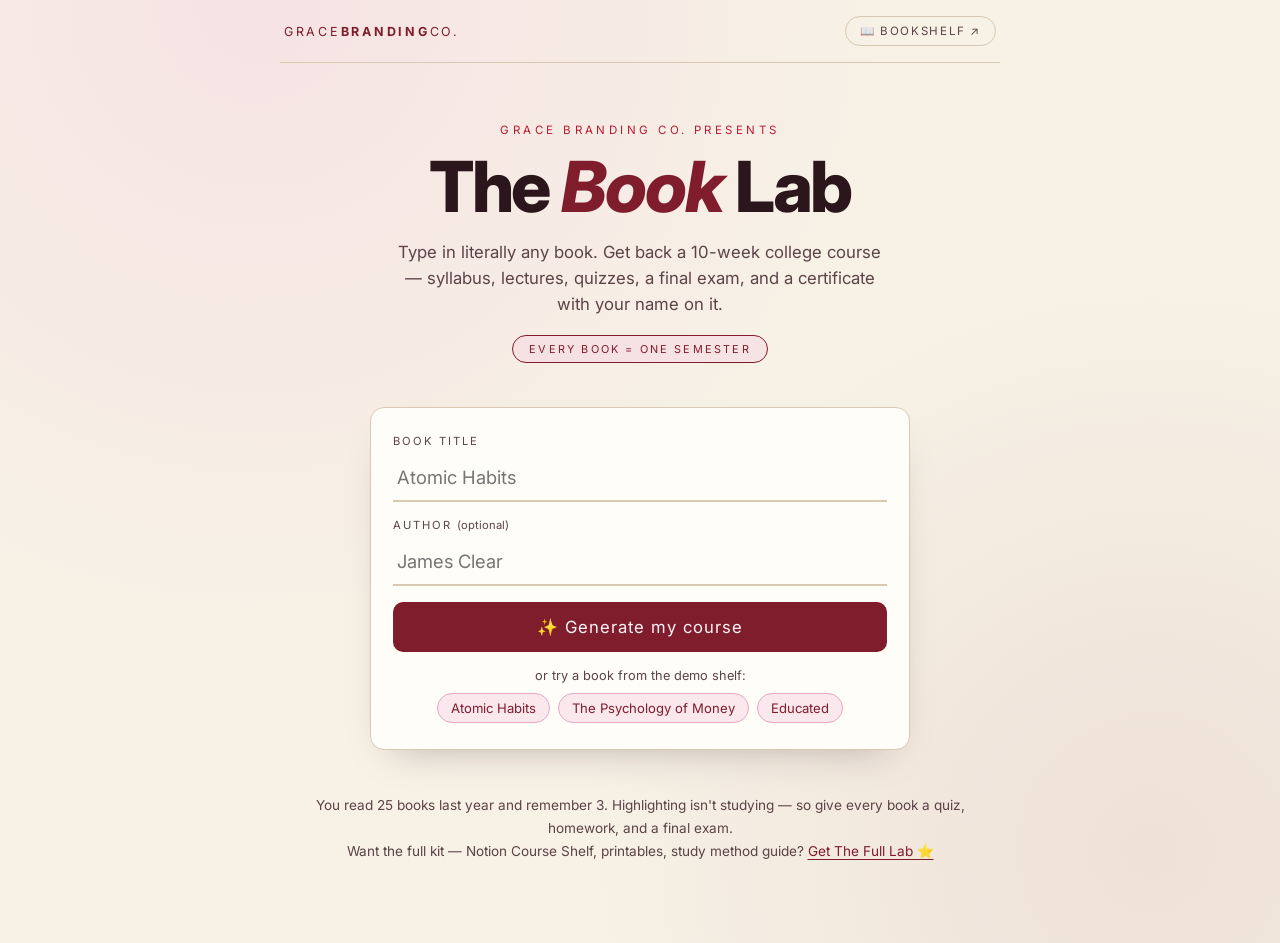
<file: booklab/index.html>
<!DOCTYPE html>
<html lang="en">
<head>
<meta charset="UTF-8">
<meta name="viewport" content="width=device-width, initial-scale=1.0">
<title>The Book Lab — turn any book into a college course</title>
<meta name="description" content="Type in any book. Get a 10-week college course — syllabus, lectures, quizzes, a final exam, and a certificate. By Grace Branding Co.">
<link rel="preconnect" href="https://fonts.googleapis.com">
<link rel="preconnect" href="https://fonts.gstatic.com" crossorigin>
<link href="https://fonts.googleapis.com/css2?family=Inter:ital,wght@0,400;0,600;0,800;1,400;1,600&display=swap" rel="stylesheet">
<style>
  :root{
    --paper:#f7f1e6;
    --paper-deep:#efe6d6;
    --ink:#2b171b;
    --ink-soft:#5c4348;
    --cherry:#7f1d2d;
    --cherry-bright:#b91c30;
    --pink:#f3c9dd;
    --pink-deep:#e5a8c5;
    --gold:#b98a2f;
    --card:#fffdf8;
    --rule:#d9c9b2;
  }
  *{margin:0;padding:0;box-sizing:border-box}
  html{scroll-behavior:smooth}
  body{
    background:var(--paper);
    color:var(--ink);
    font-family:'Inter','Helvetica Neue',-apple-system,'Segoe UI',Roboto,Arial,sans-serif;
    min-height:100vh;
    background-image:radial-gradient(circle at 20% 0%, rgba(243,201,221,.35), transparent 45%),
                     radial-gradient(circle at 90% 90%, rgba(127,29,45,.08), transparent 40%);
  }
  .sans{font-family:'Helvetica Neue',Arial,sans-serif}

  .shell{max-width:760px;margin:0 auto;padding:0 20px 80px}

  /* ── top bar ── */
  .topbar{
    display:flex;align-items:center;justify-content:space-between;
    padding:16px 4px;border-bottom:1px solid var(--rule);margin-bottom:8px;
  }
  .wordmark{font-size:.78rem;letter-spacing:.22em;text-transform:uppercase;color:var(--cherry);text-decoration:none}
  .wordmark b{font-weight:700}
  .topbar .crumb{font-size:.72rem;letter-spacing:.14em;text-transform:uppercase;color:var(--ink-soft)}
  .top-btn{
    font-family:inherit;font-size:.72rem;letter-spacing:.14em;text-transform:uppercase;
    background:none;border:1px solid var(--rule);border-radius:999px;padding:7px 14px;
    color:var(--ink-soft);cursor:pointer;white-space:nowrap;
  }
  .top-btn:hover{border-color:var(--cherry);color:var(--cherry)}
  .top-tabs{display:flex;align-items:center;gap:8px}
  a.top-btn{text-decoration:none;display:inline-block}
  @media(max-width:520px){
    .top-btn{padding:6px 9px;font-size:.6rem;letter-spacing:.06em}
    .wordmark{font-size:.64rem;letter-spacing:.12em}
  }

  /* ── views ── */
  .view{display:none;animation:fadein .45s ease}
  .view.on{display:block}
  @keyframes fadein{from{opacity:0;transform:translateY(8px)}to{opacity:1;transform:none}}

  /* ── lobby ── */
  .masthead{text-align:center;padding:52px 0 10px}
  .masthead .over{font-size:.72rem;letter-spacing:.3em;text-transform:uppercase;color:var(--cherry-bright)}
  .masthead h1{
    font-size:clamp(2.6rem,9vw,4.4rem);line-height:1.02;margin:14px 0 16px;
    font-weight:800;letter-spacing:-.03em;
  }
  .masthead h1 em{font-style:italic;color:var(--cherry)}
  .masthead .sub{font-size:1.05rem;color:var(--ink-soft);max-width:30em;margin:0 auto;line-height:1.55}
  .seal{
    display:inline-block;margin-top:18px;font-size:.68rem;letter-spacing:.2em;text-transform:uppercase;
    color:var(--cherry);border:1px solid var(--cherry);border-radius:999px;padding:6px 16px;background:rgba(243,201,221,.35);
  }

  .deskslip{
    background:var(--card);border:1px solid var(--rule);border-radius:14px;
    padding:26px 22px;margin:34px auto 0;max-width:540px;
    box-shadow:0 18px 40px -24px rgba(43,23,27,.35);
  }
  .deskslip label{display:block;font-size:.7rem;letter-spacing:.18em;text-transform:uppercase;color:var(--ink-soft);margin:0 0 6px}
  .deskslip input[type=text]{
    width:100%;font-family:inherit;font-size:1.15rem;padding:12px 4px;margin-bottom:16px;
    border:none;border-bottom:2px solid var(--rule);background:transparent;color:var(--ink);outline:none;
  }
  .deskslip input[type=text]:focus{border-bottom-color:var(--cherry-bright)}
  .go{
    width:100%;font-family:inherit;font-size:1.05rem;letter-spacing:.06em;cursor:pointer;
    background:var(--cherry);color:#fdf3f7;border:none;border-radius:10px;padding:15px 10px;
    transition:transform .15s ease, background .15s ease;
  }
  .go:hover{background:var(--cherry-bright);transform:translateY(-1px)}
  .go:active{transform:translateY(1px) scale(.99)}
  .tryline{margin-top:16px;font-size:.8rem;color:var(--ink-soft);text-align:center}
  .chips{display:flex;flex-wrap:wrap;gap:8px;justify-content:center;margin-top:10px}
  .chip{
    font-family:inherit;font-size:.82rem;cursor:pointer;color:var(--cherry);
    background:rgba(243,201,221,.4);border:1px solid var(--pink-deep);border-radius:999px;padding:6px 13px;
  }
  .chip:hover{background:var(--pink)}

  .lobby-foot{text-align:center;margin-top:44px;font-size:.85rem;color:var(--ink-soft);line-height:1.7}
  .lobby-foot a{color:var(--cherry);text-decoration:underline;text-underline-offset:3px}

  /* ── generating ── */
  #generating{text-align:center;padding-top:40px}
  .gen-book{font-size:.75rem;letter-spacing:.24em;text-transform:uppercase;color:var(--cherry-bright);margin-bottom:6px}
  #generating h2{font-size:clamp(1.5rem,5.5vw,2.2rem);margin-bottom:34px}
  #generating h2 em{font-style:italic;color:var(--cherry)}
  .ticklist{max-width:430px;margin:0 auto;text-align:left}
  .tick{
    display:flex;align-items:center;gap:14px;padding:13px 6px;
    border-bottom:1px dashed var(--rule);opacity:.28;transition:opacity .3s ease;
    font-size:1.02rem;
  }
  .tick.active{opacity:1}
  .tick .box{
    width:24px;height:24px;flex:none;border:2px solid var(--cherry);border-radius:7px;
    display:grid;place-items:center;font-size:.85rem;color:#fdf3f7;background:transparent;
    transition:background .2s ease;
  }
  .tick.done .box{background:var(--cherry)}
  .tick .box span{opacity:0;transform:scale(.4)}
  .tick.done .box span{opacity:1;transform:scale(1);transition:all .25s cubic-bezier(.2,1.6,.5,1)}
  .tick.active:not(.done) .box{animation:pulse 1s ease infinite}
  @keyframes pulse{50%{box-shadow:0 0 0 6px rgba(185,28,48,.15)}}
  .gen-bar{max-width:430px;margin:30px auto 0;height:6px;border-radius:99px;background:var(--paper-deep);overflow:hidden}
  .gen-bar i{display:block;height:100%;width:0%;background:linear-gradient(90deg,var(--cherry),var(--cherry-bright),var(--pink-deep));transition:width .5s ease}
  .gen-small{margin-top:14px;font-size:.78rem;letter-spacing:.14em;text-transform:uppercase;color:var(--ink-soft)}

  /* ── course dashboard ── */
  .course-head{padding:34px 0 8px;border-bottom:3px double var(--cherry);margin-bottom:24px}
  .course-code{font-size:.72rem;letter-spacing:.26em;text-transform:uppercase;color:var(--cherry-bright)}
  .course-head h2{font-size:clamp(1.9rem,6.5vw,3rem);line-height:1.08;margin:10px 0 12px}
  .course-head .from{font-style:italic;color:var(--ink-soft);font-size:1rem}
  .catalog{
    background:var(--card);border:1px solid var(--rule);border-left:4px solid var(--cherry);
    border-radius:0 12px 12px 0;padding:18px 20px;margin:22px 0;line-height:1.65;color:var(--ink-soft);
  }
  .sec-label{font-size:.72rem;letter-spacing:.24em;text-transform:uppercase;color:var(--cherry);margin:34px 0 14px;display:flex;align-items:center;gap:12px}
  .sec-label::after{content:"";flex:1;height:1px;background:var(--rule)}
  .objectives{list-style:none;columns:1;line-height:1.6}
  @media(min-width:600px){.objectives{columns:2;column-gap:34px}}
  .objectives li{padding:5px 0 5px 26px;position:relative;break-inside:avoid;font-size:.95rem}
  .objectives li::before{content:"✦";position:absolute;left:2px;color:var(--cherry-bright)}

  .weeks{list-style:none;display:grid;grid-template-columns:repeat(2,1fr);gap:12px}
  @media(min-width:560px){.weeks{grid-template-columns:repeat(3,1fr)}}
  @media(min-width:720px){.weeks{grid-template-columns:repeat(4,1fr)}}
  .week-card{
    aspect-ratio:1/1;width:100%;display:flex;flex-direction:column;justify-content:space-between;
    align-items:flex-start;gap:8px;text-align:left;cursor:pointer;
    background:var(--card);border:1px solid var(--rule);border-radius:16px;padding:14px;
    font-family:inherit;color:var(--ink);
    transition:transform .14s ease, border-color .14s ease, box-shadow .14s ease;
  }
  .week-card:hover{transform:translateY(-3px);border-color:var(--cherry);box-shadow:0 14px 30px -18px rgba(127,29,45,.5)}
  .week-num{
    display:inline-grid;place-items:center;border-radius:999px;padding:5px 11px;
    background:var(--pink);color:var(--cherry);font-weight:800;font-size:.68rem;letter-spacing:.08em;
  }
  .week-title{flex:1;line-height:1.3;font-weight:600;font-size:.86rem;display:flex;align-items:center}
  .week-foot{width:100%;display:flex;justify-content:space-between;align-items:center;gap:6px}
  .week-foot small{font-size:.68rem;color:var(--ink-soft);font-style:italic;line-height:1.3}
  .week-go{color:var(--cherry-bright);font-size:1rem;flex:none}
  .week-card.exam-card{background:var(--cherry);border-color:var(--cherry);color:#fdf3f7}
  .week-card.exam-card .week-num{background:rgba(253,243,247,.18);color:#fdf3f7}
  .week-card.exam-card .week-foot small{color:rgba(253,243,247,.75)}
  .week-card.exam-card .week-go{color:#fdf3f7}
  .week-card.exam-card:hover{box-shadow:0 14px 30px -14px rgba(127,29,45,.8)}

  .dash-foot{margin-top:40px;text-align:center}
  .cert-btn{
    font-family:inherit;font-size:.95rem;cursor:pointer;letter-spacing:.04em;
    background:transparent;color:var(--cherry);border:2px solid var(--cherry);border-radius:10px;padding:13px 26px;
  }
  .cert-btn:hover{background:var(--cherry);color:#fdf3f7}

  /* ── week view ── */
  .wk-head{padding-top:30px}
  .wk-kicker{font-size:.72rem;letter-spacing:.26em;text-transform:uppercase;color:var(--cherry-bright)}
  .wk-head h2{font-size:clamp(1.7rem,6vw,2.5rem);margin:8px 0 6px;line-height:1.12}
  .wk-reading{font-style:italic;color:var(--ink-soft);font-size:.92rem;margin-bottom:8px}
  .lecture{line-height:1.75;font-size:1.03rem;margin-top:10px}
  .lecture p{margin:0 0 16px}
  .takeaways{background:rgba(243,201,221,.32);border:1px solid var(--pink-deep);border-radius:12px;padding:18px 20px;margin:8px 0 4px}
  .takeaways ol{margin-left:20px;line-height:1.7}

  .quiz{display:grid;gap:12px}
  .q{background:var(--card);border:1px solid var(--rule);border-radius:12px;padding:16px 18px}
  .q .prompt{font-weight:700;line-height:1.45;margin-bottom:10px}
  .q ul{list-style:none;display:grid;gap:6px;margin-bottom:12px}
  .q ul li{padding:7px 12px;border:1px dashed var(--rule);border-radius:8px;font-size:.94rem;line-height:1.4;position:relative}
  .q[data-a] ul li{cursor:pointer;padding-right:34px;transition:border-color .12s ease, background .12s ease, transform .12s ease}
  .q[data-a]:not(.revealed) ul li:hover{border-color:var(--cherry);background:rgba(243,201,221,.28);transform:translateX(2px)}
  .q.revealed ul li{cursor:default;transform:none}
  .q ul li::after{position:absolute;right:11px;top:50%;transform:translateY(-50%);font-weight:800}
  .q.revealed li.correct::after{content:"✓";color:var(--cherry-bright)}
  .q.revealed li.picked-wrong{border:1px solid var(--cherry-bright);background:rgba(185,28,48,.07)}
  .q.revealed li.picked-wrong::after{content:"✗";color:var(--cherry-bright)}
  .score-chip{
    font-size:.68rem;font-weight:800;letter-spacing:.1em;color:var(--cherry);
    background:var(--pink);border-radius:999px;padding:4px 11px;white-space:nowrap;
  }
  .reveal{
    font-family:inherit;font-size:.78rem;letter-spacing:.14em;text-transform:uppercase;cursor:pointer;
    border:1px solid var(--cherry);background:transparent;color:var(--cherry);border-radius:999px;padding:7px 15px;
  }
  .reveal:hover{background:var(--pink)}
  .answer{display:none;margin-top:11px;padding:12px 14px;border-radius:8px;background:rgba(185,28,48,.07);border-left:3px solid var(--cherry-bright);font-size:.94rem;line-height:1.55}
  .q.revealed .answer{display:block;animation:fadein .3s ease}
  .q.revealed .reveal{display:none}
  .q.revealed li.correct{border:1px solid var(--cherry-bright);background:rgba(243,201,221,.4)}

  .plainlist{line-height:1.75;margin-left:20px}
  .assign{background:var(--card);border:1px solid var(--rule);border-radius:12px;padding:17px 19px;line-height:1.65}
  .journal{
    border:1px solid var(--rule);border-radius:12px;padding:18px 20px;line-height:1.65;font-style:italic;
    background:repeating-linear-gradient(transparent,transparent 27px,var(--rule) 28px);
  }
  .wk-nav{display:flex;justify-content:space-between;gap:12px;margin-top:40px}
  .wk-nav button{
    font-family:inherit;font-size:.88rem;cursor:pointer;background:var(--card);color:var(--ink);
    border:1px solid var(--rule);border-radius:10px;padding:12px 18px;
  }
  .wk-nav button:hover{border-color:var(--cherry);color:var(--cherry)}

  /* ── certificate ── */
  #certificate{padding-top:30px}
  .cert{
    background:var(--card);border:2px solid var(--cherry);border-radius:6px;padding:8px;margin-top:22px;
    box-shadow:0 24px 50px -30px rgba(43,23,27,.5);
  }
  .cert-inner{border:1px solid var(--pink-deep);padding:44px 26px;text-align:center}
  .cert-inner .lab{font-size:.7rem;letter-spacing:.32em;text-transform:uppercase;color:var(--cherry-bright)}
  .cert-inner h3{font-size:clamp(1.6rem,5.5vw,2.3rem);margin:14px 0 4px}
  .cert-inner .certifies{font-style:italic;color:var(--ink-soft);margin:12px 0 4px}
  .cert-name{
    font-size:clamp(1.5rem,6vw,2.1rem);font-style:italic;color:var(--cherry);
    border:none;border-bottom:1px solid var(--rule);background:transparent;text-align:center;
    font-family:inherit;outline:none;width:min(90%,420px);padding:6px 0;margin:6px 0 4px;
  }
  .cert-course{font-size:1.02rem;line-height:1.5;margin:12px auto 6px;max-width:30em}
  .cert-row{display:flex;justify-content:space-around;align-items:flex-end;margin-top:34px;gap:14px}
  .cert-sig{font-size:.78rem;color:var(--ink-soft)}
  .cert-sig b{display:block;font-size:1.05rem;font-style:italic;color:var(--ink);border-bottom:1px solid var(--rule);padding:0 14px 5px;margin-bottom:6px;font-weight:400}
  .cert-medal{
    width:74px;height:74px;border-radius:50%;background:var(--cherry);color:#fdf3f7;
    display:grid;place-items:center;font-size:1.6rem;box-shadow:0 0 0 5px var(--pink);
  }
  .cert-tag{display:inline-block;margin-top:26px;font-size:.7rem;letter-spacing:.2em;text-transform:uppercase;color:var(--cherry);border:1px solid var(--cherry);border-radius:999px;padding:6px 15px}

  /* ── misc ── */
  .backline{margin-top:26px;text-align:center;font-size:.85rem}
  .backline button{font-family:inherit;background:none;border:none;color:var(--cherry);cursor:pointer;font-size:.85rem;text-decoration:underline;text-underline-offset:3px}
  @media (prefers-reduced-motion: reduce){
    *{animation:none!important;transition:none!important}
  }
</style>
</head>
<body>
<div class="shell">

  <header class="topbar">
    <a class="wordmark" href="/">grace<b>branding</b>co.</a>
    <nav class="top-tabs">
      <a class="top-btn" href="https://app.notion.com/p/Course-Shelf-BUYER-TEMPLATE-3986cc3b613f8126abfef66e7c31f3a9" target="_blank" rel="noopener">📖 Bookshelf ↗</a>
      <button class="top-btn" id="restart" style="display:none">New book</button>
    </nav>
  </header>

  <!-- ── LOBBY ── -->
  <section class="view on" id="lobby">
    <div class="masthead">
      <div class="over">Grace Branding Co. presents</div>
      <h1>The <em>Book</em> Lab</h1>
      <p class="sub">Type in literally any book. Get back a 10-week college course — syllabus, lectures, quizzes, a final exam, and a certificate with your name on it.</p>
      <span class="seal">every book = one semester</span>
    </div>

    <div class="deskslip">
      <label for="book-in">Book title</label>
      <input type="text" id="book-in" placeholder="Atomic Habits" autocomplete="off">
      <label for="author-in">Author <span style="text-transform:none;letter-spacing:0">(optional)</span></label>
      <input type="text" id="author-in" placeholder="James Clear" autocomplete="off">
      <button class="go" id="generate">✨ Generate my course</button>
      <div class="tryline">or try a book from the demo shelf:</div>
      <div class="chips">
        <button class="chip" data-book="Atomic Habits" data-author="James Clear">Atomic Habits</button>
        <button class="chip" data-book="The Psychology of Money" data-author="Morgan Housel">The Psychology of Money</button>
        <button class="chip" data-book="Educated" data-author="Tara Westover">Educated</button>
      </div>
    </div>

    <p class="lobby-foot">
      You read 25 books last year and remember 3. Highlighting isn't studying —
      so give every book a quiz, homework, and a final exam.<br>
      Want the full kit — Notion Course Shelf, printables, study method guide?
      <a href="https://gracebrandingco.gumroad.com" target="_blank" rel="noopener">Get The Full Lab ⭐</a>
    </p>
  </section>

  <!-- ── GENERATING ── -->
  <section class="view" id="generating">
    <div class="gen-book" id="gen-book-line">Atomic Habits</div>
    <h2>Building your <em>semester</em>…</h2>
    <div class="ticklist" id="ticklist"></div>
    <div class="gen-bar"><i id="gen-bar-fill"></i></div>
    <div class="gen-small" id="gen-small">course engine warming up</div>
  </section>

  <!-- ── COURSE DASHBOARD ── -->
  <section class="view" id="course">
    <div class="course-head">
      <div class="course-code" id="c-code"></div>
      <h2 id="c-title"></h2>
      <div class="from" id="c-from"></div>
    </div>
    <div class="catalog" id="c-desc"></div>

    <div class="sec-label">Learning objectives</div>
    <ul class="objectives" id="c-objectives"></ul>

    <div class="sec-label">10-week syllabus</div>
    <ol class="weeks" id="c-weeks"></ol>

    <div class="dash-foot">
      <button class="cert-btn" id="to-cert">🎓 View course certificate</button>
    </div>
  </section>

  <!-- ── WEEK VIEW ── -->
  <section class="view" id="week">
    <div class="wk-head">
      <div class="wk-kicker" id="w-kicker"></div>
      <h2 id="w-title"></h2>
      <div class="wk-reading" id="w-reading"></div>
    </div>

    <div class="sec-label">Lecture</div>
    <div class="lecture" id="w-lecture"></div>

    <div class="sec-label">Key takeaways</div>
    <div class="takeaways"><ol id="w-takeaways"></ol></div>

    <div class="sec-label"><span id="w-quiz-label">Quiz — click an answer</span><span class="score-chip" id="w-score" style="display:none"></span></div>
    <div class="quiz" id="w-quiz"></div>

    <div class="sec-label">Discussion</div>
    <ul class="plainlist" id="w-discussion"></ul>

    <div class="sec-label">This week's assignment</div>
    <div class="assign" id="w-assign"></div>

    <div class="sec-label">Reflection journal</div>
    <div class="journal" id="w-journal"></div>

    <div class="wk-nav">
      <button id="w-prev">← Previous</button>
      <button id="w-dash">Syllabus</button>
      <button id="w-next">Next →</button>
    </div>
  </section>

  <!-- ── CERTIFICATE ── -->
  <section class="view" id="certificate">
    <div class="sec-label">Certificate of completion</div>
    <div class="cert">
      <div class="cert-inner">
        <div class="lab">The Book Lab · Grace Branding Co.</div>
        <h3>Certificate of Completion</h3>
        <div class="certifies">this certifies that</div>
        <input class="cert-name" id="cert-name" value="Grace Williams" aria-label="Your name">
        <div class="certifies">has completed the 10-week course</div>
        <div class="cert-course" id="cert-course"></div>
        <div class="cert-row">
          <div class="cert-sig"><b>The Book Lab</b>course engine</div>
          <div class="cert-medal">🎓</div>
          <div class="cert-sig"><b id="cert-date"></b>date of completion</div>
        </div>
        <span class="cert-tag">Course complete</span>
      </div>
    </div>
    <div class="backline"><button id="cert-back">← back to syllabus</button></div>
  </section>

</div>

<script>
/* ══════════════════════════════════════════════════════════
   THE BOOK LAB — demo course engine
   Curated demo-shelf books get a full hand-built course;
   any other title gets the seminar edition template.
   ══════════════════════════════════════════════════════════ */

const DEMO_SHELF = {

"atomic habits": {
  code: "HAB 101 · Behavioral Design",
  title: "The Architecture of Habit",
  book: "Atomic Habits", author: "James Clear",
  desc: "An intensive ten-week seminar on the mechanics of behavior change, built on James Clear's Atomic Habits. Students examine why tiny improvements compound into remarkable results, how identity shapes behavior, and how the four laws of behavior change — make it obvious, attractive, easy, and satisfying — can be engineered deliberately. Coursework combines weekly lectures, applied assignments, and self-testing, culminating in a final exam and a personal habit-system portfolio.",
  objectives: [
    "Analyze why systems outperform goals in long-term change",
    "Explain the four-stage habit loop: cue, craving, response, reward",
    "Apply the Four Laws of Behavior Change to a real habit",
    "Design an environment that makes good cues obvious",
    "Evaluate the role of identity in sustaining behavior",
    "Construct habit stacks and implementation intentions",
    "Use habit tracking and recovery rules to survive missed days",
    "Critique the limits of habit and the need for reflection"
  ],
  weeks: [
    { theme:"Tiny Changes, Remarkable Results", reading:"Chapter 1",
      lecture:[
        "The central mathematical provocation of this course: improving by just 1% a day compounds to roughly 37× better over a year. Clear's argument is not that small habits matter because of any single day, but because compounding applies to behavior the way it applies to money. Habits are the compound interest of self-improvement — and, just as quietly, of self-sabotage.",
        "Two ideas anchor this week. First, the plateau of latent potential: results lag effort, so early work feels wasted. The ice cube doesn't melt at 25°F, or 30°F, or 31°F — it melts at 32°F, and every prior degree was 'wasted' only in appearance. People quit in the valley of disappointment because they expect linear payoff from an exponential process. Second, systems versus goals. Winners and losers share the same goals, so the goal cannot be what separates them. Goals set direction; systems produce progress. You do not rise to the level of your goals — you fall to the level of your systems.",
        "Frame for the semester: stop asking 'what do I want to achieve?' and start asking 'what kind of system would make the result inevitable?'"
      ],
      takeaways:[
        "1% better daily compounds to ~37× better in a year",
        "Results lag effort — breakthrough moments are the release of stored potential",
        "Forget the goal; design the system"
      ],
      quiz:[
        { q:"According to Clear, why do people abandon new habits early?",
          o:["The habits were the wrong ones to build","They expect linear progress from a compounding process","They lack willpower as a personality trait","They set goals that are too small"],
          a:1, why:"Progress lags effort (the plateau of latent potential), so people quit in the 'valley of disappointment' before compounding shows up." },
        { q:"'You do not rise to the level of your goals…'",
          o:["…you rise to the level of your ambition","…you fall to the level of your systems","…you rise to the level of your peers","…you fall to the level of your fears"],
          a:1, why:"Goals set direction, but daily systems determine actual outcomes." },
        { q:"Why does Clear say goals can't be what separates winners from losers?",
          o:["Because winners set process goals","Because goals fade over time","Because winners and losers share the same goals","Because goals are outcome-biased"],
          a:2, why:"Every Olympian wants the gold medal — identical goals, different systems, different results." },
        { q:"The ice-cube metaphor illustrates…",
          o:["habits melting under stress","the invisible storage of potential before a threshold","the fragility of motivation","temperature as a habit cue"],
          a:1, why:"Nothing appears to happen from 25° to 31° — then at 32° everything happens at once. Latent potential releases at a threshold." },
        { q:"A habit is best defined in this course as…",
          o:["a behavior repeated enough to become automatic","any goal-directed action","a rewarded behavior","a behavior you enjoy"],
          a:0, why:"Repetition until automaticity is the defining property — enjoyment and rewards shape it, but automaticity is what makes it a habit." }
      ],
      discussion:[
        "Where in your life are you currently in a 'valley of disappointment'?",
        "Pick a public figure you admire. What visible results of theirs are actually invisible systems?",
        "Is the 1%-better framing motivating or misleading? Argue both sides."
      ],
      assignment:"Choose ONE area of your life. Write down the goal you've had, then translate it into a system: the daily or weekly behavior that would make the goal inevitable. Keep it under two sentences.",
      journal:"What result am I chasing — and what boring, repeatable system am I unwilling (so far) to fall in love with?"
    },
    { theme:"Identity: The Real Engine of Change", reading:"Chapter 2",
      lecture:[
        "There are three layers at which change can happen: outcomes (what you get), processes (what you do), and identity (what you believe). Most people work outside-in — 'I want to lose 20 pounds' — and wonder why behavior snaps back. Clear argues true behavior change is identity change: the goal is not to read a book, it is to become a reader. Not to run a marathon, but to become a runner.",
        "The mechanism is evidence. Every action you take is a vote for the type of person you wish to become. No single vote wins the election, but a pile of votes becomes proof, and proof becomes belief. This reframing also explains relapse: when a behavior conflicts with self-image ('I'm just not a morning person'), identity wins eventually. The deepest form of intrinsic motivation is when a habit becomes part of who you are.",
        "The practical two-step: decide who you want to be, then prove it to yourself with small wins. Ask of every habit this semester: who does this behavior say I am becoming?"
      ],
      takeaways:[
        "Change happens at three layers: outcomes, process, identity",
        "Every action is a vote for the person you're becoming",
        "Habits stick when they're rooted in identity, not outcomes"
      ],
      quiz:[
        { q:"Which is an identity-based habit statement?",
          o:["'I want to run a marathon'","'I run four times a week'","'I am a runner'","'I will run tomorrow at 7am'"],
          a:2, why:"Outcome → process → identity. 'I am a runner' operates at the identity layer; the others are outcomes, processes, and plans." },
        { q:"In Clear's framing, small wins matter because they…",
          o:["release dopamine","are easier to schedule","act as evidence (votes) for a new identity","prevent burnout"],
          a:2, why:"Actions accumulate as proof of who you are becoming — that proof is what rewires self-image." },
        { q:"Why do outcome-first habits tend to snap back?",
          o:["Outcomes are too far away","The underlying self-image never changed","Rewards are delayed","Goals are usually unrealistic"],
          a:1, why:"When behavior and identity conflict, identity wins — so lasting change must happen at the belief layer." }
      ],
      discussion:[
        "Which of your current habits are votes for an identity you don't actually want?",
        "Can identity-based habits become a trap (rigidity, ego)? When?",
        "How would you redesign a New Year's resolution as an identity statement?"
      ],
      assignment:"Write one identity statement ('I am the kind of person who…') and list three tiny actions this week that would count as votes for it. Cast at least two.",
      journal:"Who did today's behavior say I am? Was that on purpose?"
    },
    { theme:"The Habit Loop: Cue → Craving → Response → Reward", reading:"Chapter 3",
      lecture:[
        "All habits move through the same four stages. The cue triggers the brain to predict a reward; the craving is the motivational charge the prediction creates; the response is the behavior itself; and the reward delivers the payoff and teaches the brain to run the loop again. Remove any stage and the habit dies: no cue, it never starts; no craving, no desire to act; too difficult, no response; no reward, no reason to repeat.",
        "From this loop Clear derives the Four Laws of Behavior Change, the spine of this course: make it obvious (cue), make it attractive (craving), make it easy (response), make it satisfying (reward). Breaking a bad habit simply inverts the laws — invisible, unattractive, difficult, unsatisfying. The loop runs constantly and mostly unconsciously; the point of studying it is to move from being shaped by loops to authoring them.",
        "This week is diagnostic: before changing anything, learn to see the loops already running your day."
      ],
      takeaways:[
        "Every habit = cue → craving → response → reward",
        "The Four Laws map one intervention onto each stage",
        "Bad habits are broken by inverting the laws, not by willpower"
      ],
      quiz:[
        { q:"Your phone buzzes and you feel a pull to check it. The buzz and the pull are…",
          o:["response and reward","cue and craving","cue and response","craving and reward"],
          a:1, why:"The notification is the cue; the itch to check is the craving it generates." },
        { q:"Which law targets the 'response' stage?",
          o:["Make it obvious","Make it attractive","Make it easy","Make it satisfying"],
          a:2, why:"The response happens only if the behavior is easy enough — friction governs action." },
        { q:"To break a bad habit at the cue stage, you should make the cue…",
          o:["unsatisfying","difficult","invisible","unattractive"],
          a:2, why:"Inversion of 'make it obvious' is 'make it invisible' — remove the trigger from your environment." }
      ],
      discussion:[
        "Trace one bad habit through all four stages. Which stage is its weakest link?",
        "Are there habits with no identifiable reward? Or are we just bad at seeing the reward?",
        "Willpower vs. loop-design: which explains your best self-control moments?"
      ],
      assignment:"Run a one-day habit audit: log every loop you notice (cue → craving → response → reward), no judgment, just observation. Bring your three most surprising entries to discussion.",
      journal:"Which loop ran me today that I never consciously chose?"
    },
    { theme:"Make It Obvious — Cues, Stacking & Environment", reading:"Chapters 4–7",
      lecture:[
        "You can't improve a habit you can't see. This unit begins with awareness — the Habits Scorecard, a plain inventory of daily behaviors marked good, bad, or neutral — because until the automatic becomes visible, there is nothing to design.",
        "Then, two of the most practical tools in the book. Implementation intentions: 'I will [BEHAVIOR] at [TIME] in [LOCATION].' People who plan when and where act far more often than people who rely on feeling motivated. Habit stacking chains a new habit to an existing one: 'After I pour my morning coffee, I will read one page.' The current habit becomes the cue.",
        "Finally, environment design: motivation is overrated, context wins. Make good cues loud (the book on the pillow, the water bottle on the desk) and give habits their own spaces. And the inversion — self-control is a short-term strategy; the people with the best 'discipline' are the ones who need it least, because they simply removed the cue. Make bad-habit triggers invisible rather than heroically resisting them."
      ],
      takeaways:[
        "Awareness first: you can't redesign invisible behavior",
        "'I will X at TIME in LOCATION' + habit stacking beat motivation",
        "Disciplined people don't resist cues — they delete them"
      ],
      quiz:[
        { q:"'After I brush my teeth, I will floss one tooth' is an example of…",
          o:["an implementation intention","habit stacking","temptation bundling","a commitment device"],
          a:1, why:"An existing habit (brushing) is used as the cue for the new one — that's stacking." },
        { q:"Clear's evidence-backed alternative to relying on motivation is…",
          o:["accountability partners","stating when and where you'll act","larger rewards","tracking streaks"],
          a:1, why:"Implementation intentions pre-decide time and place, so the behavior no longer waits on mood." },
        { q:"The inversion of 'make it obvious' is…",
          o:["make it difficult","make it invisible","make it unattractive","make it unsatisfying"],
          a:1, why:"Cut the cue and the loop never starts — resisting temptation is the losing strategy." },
        { q:"Why does Clear call self-control 'a short-term strategy'?",
          o:["Willpower depletes physically","Cue exposure keeps regenerating the craving","Self-control is genetic","Rewards fade over time"],
          a:1, why:"As long as the cue keeps appearing, the craving keeps returning — environment beats resistance." }
      ],
      discussion:[
        "What would a Habits Scorecard of your phone use look like?",
        "Design the ideal workspace for one habit you want. What did you add — and remove?",
        "Is environment design freedom or self-manipulation?"
      ],
      assignment:"Write one implementation intention and one habit stack for the identity you chose in Week 2. Then change ONE thing in your physical space to make the cue unmissable.",
      journal:"What did my environment 'decide' for me today?"
    },
    { theme:"Make It Attractive — Dopamine, Bundling & Belonging", reading:"Chapters 8–10",
      lecture:[
        "Habits are dopamine-driven, and the crucial detail is timing: dopamine spikes in anticipation of reward, not only on delivery. The craving, not the payoff, is what pushes you off the couch. This is why 'making it attractive' works — you are engineering anticipation.",
        "Temptation bundling pairs a want with a should: only watch your show while on the treadmill; only get the fancy latte while doing the weekly review. Formally: after [HABIT I NEED], I get [HABIT I WANT].",
        "Then the social layer, easy to underestimate: we imitate the close (family, friends), the many (the crowd), and the powerful (the prestigious). Joining a culture where your desired behavior is the normal behavior is one of the most effective moves available — belonging makes the habit attractive for free. The inversion: make bad habits unattractive by reframing what they cost you, and notice which 'tribes' quietly normalize them."
      ],
      takeaways:[
        "Dopamine rises on anticipation — craving powers action",
        "Bundle wants with shoulds",
        "Join groups where your desired habit is normal"
      ],
      quiz:[
        { q:"Dopamine's key role in habit formation is that it spikes…",
          o:["after the reward is consumed","in anticipation of the reward","during sleep consolidation","only for new rewards"],
          a:1, why:"Anticipation generates the craving that initiates action — the spike precedes the payoff." },
        { q:"'Only listen to your favorite podcast while cleaning' is…",
          o:["habit stacking","an implementation intention","temptation bundling","reward substitution"],
          a:2, why:"A want (podcast) is fused to a should (cleaning), making the should attractive." },
        { q:"Which three groups does Clear say we imitate?",
          o:["The young, the old, the rich","The close, the many, the powerful","Family, rivals, strangers","Peers, mentors, critics"],
          a:1, why:"Proximity, popularity, and prestige are the three gravitational pulls on our behavior." }
      ],
      discussion:[
        "Which of your habits are really the habits of your five closest people?",
        "Is temptation bundling sustainable, or does it train you to need bribes?",
        "Describe a community that made a hard behavior feel easy for you."
      ],
      assignment:"Create one temptation bundle for your Week 4 habit, and identify one group — online counts — where your desired identity is the default. Lurk or join.",
      journal:"What do I currently find attractive that my future self would pay me to find repulsive?"
    },
    { theme:"Make It Easy — Friction, Repetition & Two Minutes", reading:"Chapters 11–14",
      lecture:[
        "Motion is not action. Planning, researching, and optimizing feel productive but produce nothing; Clear's rule is that habits form through frequency, not time. The photography-class study makes the point: the 'quantity' group, graded only on number of photos, produced better photos than the 'quality' group who theorized all term. Repetition is what carves the neural groove.",
        "The Law of Least Effort: behavior defaults to whatever requires the least energy, so reduce friction for good habits (gym clothes laid out, guitar on a stand) and add friction to bad ones (delete the app, unplug the TV). Every barrier you remove is willpower you didn't need.",
        "The Two-Minute Rule scales any habit down to its first two minutes: 'read before bed' becomes 'read one page.' The point is mastering the art of showing up — a habit must be established before it can be improved. Finally, commitment devices and one-time choices (automatic transfers, smaller plates, unsubscribing) lock in future behavior while your motivation is high."
      ],
      takeaways:[
        "Frequency builds habits; 'being in motion' doesn't",
        "Cut friction for good habits, add it to bad ones",
        "Scale everything down to two minutes: master showing up"
      ],
      quiz:[
        { q:"The photography-class study showed that better results came from…",
          o:["students who studied composition theory","students graded on volume of work","students with better cameras","students given detailed feedback"],
          a:1, why:"The quantity group actually practiced — repetition beat deliberation." },
        { q:"'Read one page before bed' is an application of…",
          o:["habit stacking","the Two-Minute Rule","temptation bundling","the Goldilocks Rule"],
          a:1, why:"The habit is scaled to its two-minute gateway version — showing up comes before scaling up." },
        { q:"Deleting a social app from your phone is best described as…",
          o:["making the cue invisible AND adding friction","a commitment device only","an implementation intention","reward inversion"],
          a:0, why:"It removes the cue and raises the effort cost of the response — two laws inverted at once." },
        { q:"Why does Clear prefer 'how many times' over 'how long' for new habits?",
          o:["Time is hard to measure","Automaticity is a function of repetitions","Longer habits cause burnout","Frequency is more motivating"],
          a:1, why:"The habit line is crossed by reps performed, not calendar days elapsed." }
      ],
      discussion:[
        "Where are you 'in motion' but never 'in action'?",
        "What's the two-minute version of the habit you keep failing to start?",
        "Which one-time choice could automate a good decision forever?"
      ],
      assignment:"Reduce your target habit to its two-minute version and do ONLY that version every day this week — you are not allowed to do more. Notice what happens to resistance.",
      journal:"What am I optimizing instead of starting?"
    },
    { theme:"Make It Satisfying — Rewards, Tracking & Never Twice", reading:"Chapters 15–17",
      lecture:[
        "The cardinal rule of behavior change: what is immediately rewarded is repeated; what is immediately punished is avoided. The catch is that modern life is a delayed-return environment run by a brain built for immediate returns. Good habits pay off in years; bad habits pay off in seconds — which is why the costs of your good habits are in the present and the costs of your bad habits are in the future.",
        "The fix is to bolt a little immediate satisfaction onto long-term behavior. Habit tracking is the cleanest version: the X on the calendar is obvious (cue), attractive (streak), and satisfying (progress made visible). Don't break the chain — but when life breaks it anyway, apply the recovery rule: never miss twice. Missing once is an accident; missing twice is the start of a new habit. The perfection trap ('streak's dead, why bother') does more damage than the missed day itself.",
        "For breaking bad habits, invert: make the cost immediate and visible — an accountability partner or a habit contract puts real, instant consequences on the behavior."
      ],
      takeaways:[
        "Immediate consequence beats delayed consequence, every time",
        "Tracking makes progress satisfying — don't break the chain",
        "Never miss twice: recovery speed matters more than perfection"
      ],
      quiz:[
        { q:"Why do bad habits persist despite bad long-term outcomes?",
          o:["Weak character","Their rewards are immediate; their costs are delayed","They're genetically wired","Social pressure enforces them"],
          a:1, why:"In a mismatch between an immediate-return brain and a delayed-return world, the instant payoff wins." },
        { q:"Clear's rule for a broken streak is…",
          o:["restart the whole habit from day one","punish yourself mildly","never miss twice","take a full recovery week"],
          a:2, why:"One miss is an accident; two is the beginning of a new (bad) habit. Get back on immediately." },
        { q:"A habit contract works because it…",
          o:["makes the behavior easier","creates an immediate, social cost for slipping","increases intrinsic motivation","removes the cue"],
          a:1, why:"It imports instant consequences into a delayed-consequence situation — inverting 'make it satisfying.'" }
      ],
      discussion:[
        "Does tracking ever backfire? When does the streak become the point?",
        "Design an immediate reward for a habit whose real payoff is 10 years away — without undermining it.",
        "Why is 'never miss twice' psychologically easier than 'never miss'?"
      ],
      assignment:"Start a 7-day tracker for your two-minute habit (paper is fine — draw 7 boxes). If you miss a day, your only job is to not miss the next one.",
      journal:"How do I usually talk to myself after breaking a streak — and does that voice help me recover or quit?"
    },
    { theme:"Breaking Bad Habits: The Four Inversions", reading:"Chapters 4–17, inverted",
      lecture:[
        "This week consolidates the destructive toolkit. Every law inverts: make it invisible (remove cues — the app off the home screen, the snacks out of the house), make it unattractive (reframe the habit until you can articulate what it actually costs you), make it difficult (add friction, use commitment devices), and make it unsatisfying (make the cost immediate — accountability, contracts, public stakes).",
        "The strategic insight is that inversions should be attempted in order. Cue removal is cheapest: no trigger, no battle. Willpower-based approaches start the fight at the hardest stage. Notice too that most 'bad habits' solve a real problem — boredom, stress, loneliness. The craving underneath is legitimate; only the response is costly. Sustainable change usually means rerouting the underlying need to a better response, not amputating the need.",
        "Diagnose one bad habit of yours across all four stages this week, and attack the earliest stage first."
      ],
      takeaways:[
        "Invert all four laws: invisible, unattractive, difficult, unsatisfying",
        "Attack the cue first — it's the cheapest intervention",
        "Bad habits serve real needs; reroute the need, don't deny it"
      ],
      quiz:[
        { q:"The most efficient stage to attack a bad habit is usually…",
          o:["the reward","the response","the craving","the cue"],
          a:3, why:"If the cue never fires, no craving, response, or reward ever occurs — the loop dies upstream." },
        { q:"'Keeping your phone in another room while working' combines which inversions?",
          o:["invisible + difficult","unattractive + unsatisfying","difficult + unsatisfying","invisible + unattractive"],
          a:0, why:"The cue is out of sight and the response now costs a walk — two laws inverted." },
        { q:"Clear would say a stress-scrolling habit is best replaced by…",
          o:["pure abstinence","a different response to the same craving","avoiding all stress","delayed rewards"],
          a:1, why:"The need (stress relief) is legitimate; substitute a response that serves it at lower cost." }
      ],
      discussion:[
        "Pick a habit you've 'quit' multiple times. Which stage were you attacking? Which should you have attacked?",
        "When is abstinence better than substitution?",
        "What does your most persistent bad habit protect you from?"
      ],
      assignment:"Run the four inversions on one bad habit: write one concrete intervention per law. Implement the cue-level one today.",
      journal:"If my worst habit could talk, what would it say it's doing for me?"
    },
    { theme:"Advanced: Genes, Goldilocks & the Edge of Boredom", reading:"Chapters 18–19",
      lecture:[
        "Genes don't determine your destiny, but they do determine your areas of opportunity. Habits are easier when they run with the grain of your temperament; the highest-leverage move is choosing a game where the odds favor you. Clear's practical test: what feels like fun to you but work to others? Where do you get above-average returns on the same effort? If you can't find your game, build one — combine skills until you create a category you can lead.",
        "The Goldilocks Rule: peak motivation lives at the edge of current ability — roughly 4% beyond comfort. Too easy breeds boredom, too hard breeds anxiety; just-manageable difficulty produces flow. But the deeper threat to mastery is not failure, it's boredom. Anyone works hard when motivated; professionals show up when the work is boring. The greatest menace to success, Clear argues, is not losing — it's repetition fatigue with a process that is working.",
        "Mastery, then, is habits plus deliberate practice: automate the fundamentals, then aim consciousness at the next 4%."
      ],
      takeaways:[
        "Pick games where your temperament gives you an edge",
        "Motivation peaks at ~4% beyond current ability (flow)",
        "Professionals keep showing up when it gets boring"
      ],
      quiz:[
        { q:"The Goldilocks Rule says humans experience peak motivation when working on tasks that are…",
          o:["completely novel","well within their ability","right at the edge of their ability","assigned by others"],
          a:2, why:"Just-manageable difficulty — about 4% beyond comfort — sustains engagement and produces flow." },
        { q:"Clear's 'greatest threat to success' is…",
          o:["failure","boredom","competition","perfectionism"],
          a:1, why:"People don't usually quit because they lose; they quit because the working process stops being novel." },
        { q:"The role of genes in this framework is to…",
          o:["set hard limits on achievement","determine which habits will feel easier to sustain","be irrelevant","predict motivation levels"],
          a:1, why:"Genes point to areas of opportunity — choose fields where your traits compound your effort." }
      ],
      discussion:[
        "What feels like play to you but work to everyone else?",
        "Has 'find your passion' advice helped or harmed you compared to 'find your game'?",
        "Describe the last time you quit something that was working. Was it boredom?"
      ],
      assignment:"Make your habit 4% harder — one page becomes two, two minutes becomes three. Note whether difficulty increased or decreased your desire to continue.",
      journal:"Which boring rep did I do today that my future self will call the turning point?"
    },
    { theme:"The Downside of Habits & the Examined System", reading:"Chapter 20 + course synthesis",
      lecture:[
        "The final turn of the course is a warning: the same automaticity that makes habits powerful makes them blind. Once behavior runs on autopilot, you stop noticing small errors — mastery calcifies into complacency, identity into rigidity. The fix is habits plus reflection: a recurring, deliberate review of whether the system still serves the life. Clear's own version is an annual review (what went well, what didn't, what did I learn) and an integrity report (am I still the person I claim to be?).",
        "Hold your identity lightly. 'I am an athlete' becomes brittle at the first injury; 'I am someone who trains what her body allows' bends without breaking. The tighter a single identity is gripped, the more devastating its loss.",
        "And the course's closing thesis: success is not a goal to reach but a system to refine. There is no finish line — there is a person you are becoming, one small vote at a time. The Lab's last requirement is the final exam and one honest pass through your own system: keep what compounds, cut what doesn't, and never miss twice."
      ],
      takeaways:[
        "Automaticity without reflection breeds complacency",
        "Hold identity lightly — rigid self-images shatter",
        "Success is a system you keep refining, not a line you cross"
      ],
      quiz:[
        { q:"The hidden cost of full automaticity is…",
          o:["higher energy use","loss of error-noticing and slow decay","reduced motivation","social isolation"],
          a:1, why:"Autopilot stops checking the details — reflection is the counterweight that keeps habits honest." },
        { q:"Clear's annual review and integrity report exist to…",
          o:["celebrate wins publicly","re-align habits with identity and catch drift","replace habit tracking","set yearly goals"],
          a:1, why:"They are scheduled reflection: is the system working, and am I still who I say I am?" },
        { q:"'Hold your identity lightly' means…",
          o:["avoid commitments","keep self-image flexible so setbacks don't destroy it","change identities often","never label yourself"],
          a:1, why:"A flexible identity ('I'm someone who…') survives injury, job loss, and change; a rigid one shatters." }
      ],
      discussion:[
        "Which of your strengths has quietly become a blind spot?",
        "Design your own annual review: what three questions would it ask?",
        "After ten weeks: systems or goals — has your answer actually changed?"
      ],
      assignment:"Write your one-page system review: the habit you built this course, what compounds, what you're cutting, and the identity statement you're carrying forward. This is your capstone.",
      journal:"If I repeated today, every day, for ten years — where exactly do I land? Am I okay with that?"
    }
  ],
  final:[
    { q:"The foundational equation of the book is that habits are…",
      o:["the compound interest of self-improvement","shortcuts for the brain","reflections of willpower","products of environment only"], a:0,
      why:"Small behaviors compound — for you or against you — exactly like interest." },
    { q:"Order the habit loop correctly:",
      o:["craving → cue → reward → response","cue → craving → response → reward","cue → response → craving → reward","response → cue → craving → reward"], a:1,
      why:"Cue predicts reward, craving motivates, response acts, reward teaches." },
    { q:"Match the law to its stage: 'make it satisfying' targets…",
      o:["the cue","the craving","the response","the reward"], a:3,
      why:"Satisfaction closes the loop and tells the brain 'do that again.'" },
    { q:"'Every action you take is a vote for…'",
      o:["your future rewards","the type of person you wish to become","your habit streak","your environment"], a:1,
      why:"Identity change is the accumulation of behavioral evidence." },
    { q:"An implementation intention specifies…",
      o:["a reward and a punishment","a time and a location for a behavior","an accountability partner","a two-minute version"], a:1,
      why:"'I will [behavior] at [time] in [location]' — pre-deciding removes the motivation lottery." },
    { q:"The photography-class study is evidence for…",
      o:["quality over quantity","repetition over planning","talent over practice","feedback over practice"], a:1,
      why:"The quantity group improved because they actually performed reps — habits form through frequency." },
    { q:"Temptation bundling links…",
      o:["two needed habits","a want to a should","a cue to a reward","a habit to a tracker"], a:1,
      why:"The attractive behavior pays for the necessary one." },
    { q:"'Never miss twice' addresses which failure mode?",
      o:["overtraining","the perfection spiral after a broken streak","weak cues","boring plateaus"], a:1,
      why:"One miss is noise; the story you tell after it is what kills the habit." },
    { q:"The Goldilocks Rule places peak motivation at…",
      o:["tasks far beyond ability","tasks at the edge of ability (~4% beyond)","fully automatic tasks","novel tasks of any difficulty"], a:1,
      why:"Just-manageable difficulty sustains desire and produces flow." },
    { q:"The book's closing warning is that mastery without reflection becomes…",
      o:["burnout","complacency","anxiety","obsession"], a:1,
      why:"Automaticity stops error-checking; scheduled review keeps the system honest." },
    { q:"Which sequence best describes breaking a bad habit efficiently?",
      o:["punish → resist → replace","make invisible → difficult → unsatisfying","reward → track → reflect","stack → bundle → track"], a:1,
      why:"Invert the laws, starting upstream at the cue." },
    { q:"The course's definition of success is…",
      o:["reaching your goals","a system you continuously refine","a permanent identity","an unbroken streak"], a:1,
      why:"No finish line — direction plus compounding, reviewed honestly." }
  ]
},

"the psychology of money": {
  code: "FIN 204 · Behavioral Finance",
  title: "Wealth, Greed & Happiness",
  book: "The Psychology of Money", author: "Morgan Housel",
  desc: "A ten-week seminar on how humans actually behave with money, built on Morgan Housel's The Psychology of Money. Doing well with money, Housel argues, has little to do with intelligence and everything to do with behavior. Students examine luck and risk, compounding, the difference between getting wealthy and staying wealthy, and money's real dividend — control over one's time — closing with a personal money philosophy as the capstone.",
  objectives: [
    "Explain why financial outcomes are dominated by behavior, not IQ",
    "Analyze the roles of luck and risk in famous outcomes",
    "Evaluate 'enough' as a financial concept",
    "Model how compounding rewards time over timing",
    "Distinguish strategies for getting vs. staying wealthy",
    "Apply tail-thinking to portfolios, careers, and creative work",
    "Argue for savings without a spending goal",
    "Draft a personal money philosophy that fits your own game"
  ],
  weeks: [
    { theme:"No One's Crazy", reading:"Chapters 1–2",
      lecture:[
        "Everyone makes money decisions using a model of the world calibrated by their own narrow experience. A person who came of age in high inflation fears cash; a person raised in a bull market trusts stocks; a family that lived through scarcity hoards. Each behavior looks irrational from outside and feels obviously correct from inside. Housel's opening claim: no one is crazy — we are all reasoning from wildly different samples of a very large world.",
        "The implication for this course is humility. Your financial instincts are not universal truths; they are autobiography. Before optimizing a single dollar, learn to ask: what experience taught me this belief, and would I still hold it with someone else's life behind me?",
        "This lens — behavior over spreadsheets — governs everything that follows. Finance is taught like physics but practiced like psychology."
      ],
      takeaways:[
        "Money decisions are autobiography, not mathematics",
        "Behaviors that look crazy from outside feel reasonable from inside",
        "Humility about your own sample size is the first financial skill"
      ],
      quiz:[
        { q:"Housel's explanation for wildly different money behaviors is…",
          o:["differences in intelligence","differences in personal historical experience","differences in education","differences in income"],
          a:1, why:"People anchor on the economic world of their formative years — different worlds, different 'rational.'" },
        { q:"'Finance is taught like physics but practiced like…'",
          o:["poker","psychology","war","art"],
          a:1, why:"Formulas assume rational actors; real decisions are made by emotional humans with personal histories." },
        { q:"The lottery-ticket paradox (lowest-income households buying the most tickets) illustrates…",
          o:["financial illiteracy","behavior that is reasonable from inside a lived reality","marketing exploitation","pure irrationality"],
          a:1, why:"When ordinary paths to a dream feel closed, buying a dream — however unlikely — has internal logic." }
      ],
      discussion:[
        "What money belief did your childhood install in you?",
        "Name a spending behavior you judge in others. Construct its inside logic.",
        "Should financial education focus on formulas or psychology?"
      ],
      assignment:"Write your 'money autobiography' in ten sentences: the three experiences that most shaped how you save, spend, and risk.",
      journal:"Which of my money instincts is really my parents' instinct?"
    },
    { theme:"Luck & Risk: Twin Impostors", reading:"Chapter 3",
      lecture:[
        "Bill Gates attended one of the only high schools on earth with a computer terminal — a one-in-a-million stroke of luck he readily acknowledges. His equally brilliant friend Kent Evans died in a mountaineering accident before graduation: one-in-a-million risk. Same talent pool, opposite tails. Housel's point is not that effort doesn't matter, but that outcomes at the extremes are heavily shaped by forces nobody controls.",
        "Practically: judge less, both ways. Admire people less for extreme wins and condemn them less for extreme losses; study broad patterns rather than singular icons, because the icon's path is the least repeatable. And when you win, hold the win humbly — the line between bold and reckless is drawn afterward, by the outcome.",
        "Design your finances so that no single stroke of bad luck can end the game."
      ],
      takeaways:[
        "Extreme outcomes carry the largest luck/risk component",
        "Study patterns, not icons — icons are unrepeatable tails",
        "Arrange your life so bad luck can't knock you out"
      ],
      quiz:[
        { q:"The Gates/Evans pairing demonstrates…",
          o:["talent always wins","luck and risk are the same force with opposite signs","risk can be eliminated","education determines outcomes"],
          a:1, why:"Identical inputs, tail-opposite outcomes — the same randomness cuts both directions." },
        { q:"Housel advises studying broad patterns over specific billionaires because…",
          o:["billionaires lie","extreme cases are the least generalizable","patterns are simpler","icons are outdated"],
          a:1, why:"The more extreme the outcome, the more luck it likely contains, and the less it can be copied." },
        { q:"'The line between bold and reckless'…",
          o:["is fixed by risk math","is drawn in hindsight by the outcome","depends on wealth","doesn't exist"],
          a:1, why:"The same decision gets opposite labels depending on how the dice landed." }
      ],
      discussion:[
        "Which of your successes had the biggest luck component? Say it out loud.",
        "How should luck-awareness change how we judge failure — our own and others'?",
        "Can you design a career that's exposed to good luck but shielded from ruin?"
      ],
      assignment:"Pick one success story you admire. List what's repeatable (behavior) vs. unrepeatable (luck) in it. Keep only the repeatable list.",
      journal:"What would I attempt if one failure couldn't end me — and what makes failure currently fatal?"
    },
    { theme:"Never Enough", reading:"Chapter 4",
      lecture:[
        "Rajat Gupta ran McKinsey and sat on Goldman's board; Bernie Madoff ran a legitimately profitable business. Both were rich beyond any need and destroyed themselves reaching for more. Housel's diagnosis: they had no sense of enough. The hardest financial skill is getting the goalpost to stop moving — because expectations rise faster than results, and social comparison is a ladder with no top rung.",
        "Enough is not a small ambition; it is the recognition that some things — reputation, freedom, family, dignity — are worth more than any marginal gain, and that the surest way to lose what you need is to risk it for what you merely want. Never risk what you have and need for what you don't have and don't need.",
        "The comparison game is the engine of 'never enough.' The only winning move is refusing to play."
      ],
      takeaways:[
        "The goalpost that moves with every gain can never be reached",
        "Some things are invaluable — don't risk them for increments",
        "Social comparison is a battle that can't be won, only declined"
      ],
      quiz:[
        { q:"Gupta and Madoff appear in this chapter as examples of…",
          o:["bad luck","fraud detection failures","men with everything who had no 'enough'","poor diversification"],
          a:2, why:"Both risked what they needed (freedom, reputation) for what they didn't need (more)." },
        { q:"The 'hardest financial skill' per Housel is…",
          o:["compounding patience","getting the goalpost to stop moving","asset allocation","tax efficiency"],
          a:1, why:"If expectations rise with results, no amount of success ever satisfies." },
        { q:"Housel's rule about risk and need states…",
          o:["risk only surplus capital","never risk what you have and need for what you don't have and don't need","risk rises with wealth","need defines risk tolerance"],
          a:1, why:"The asymmetry is fatal: the upside is unnecessary, the downside is everything." }
      ],
      discussion:[
        "Where has your own goalpost moved in the last five years?",
        "Is 'enough' compatible with ambition?",
        "What are you currently comparing that has no finish line?"
      ],
      assignment:"Write your 'enough list': the things you will never risk for more money. Be specific — this list is load-bearing for every later week.",
      journal:"What do I already have that I once desperately wanted?"
    },
    { theme:"Confounding Compounding", reading:"Chapters 5–6",
      lecture:[
        "Warren Buffett's skill is investing; his secret is time. Roughly $84.2 billion of his $84.5 billion net worth came after his 50th birthday. Had he invested equally well but only from age 30 to 60, he would be a footnote. Compounding's outputs are so counterintuitive because exponential processes look boring for decades and then absurd — our linear minds systematically underrate them.",
        "The practical corollary: good investing isn't about the highest returns; the highest returns tend to be one-off events that can't repeat. It's about pretty good returns sustained uninterrupted for the longest possible time. Interruption — panic selling, forced liquidation, catastrophe — is the enemy, which is why the next week's topic (survival) outranks brilliance.",
        "Time in the market over timing the market is not a cliché here; it is the entire engine."
      ],
      takeaways:[
        "Compounding's power lives in duration, not rate",
        "Buffett's edge: he never stopped, starting at age 10",
        "'Pretty good, uninterrupted' beats 'spectacular, sometimes'"
      ],
      quiz:[
        { q:"The most important variable in Buffett's wealth, per Housel, is…",
          o:["stock selection skill","the length of time he's been compounding","leverage","insurance float"],
          a:1, why:"The overwhelming majority of his net worth arrived after 50 — duration did the heavy lifting." },
        { q:"Why do humans systematically underrate compounding?",
          o:["poor math education","exponential growth defies linear intuition","optimism bias","it rarely occurs in nature"],
          a:1, why:"We extrapolate in straight lines; compounding curves quietly and then explodes." },
        { q:"Good investing, in this framework, is defined as…",
          o:["maximizing annual returns","pretty good returns you can sustain the longest","beating the index","minimizing fees"],
          a:1, why:"Continuity beats intensity — the sequence must never be interrupted." }
      ],
      discussion:[
        "Where outside money (skills, relationships, audience) does compounding apply to your life?",
        "What has interrupted your compounding in the past?",
        "Is patience a skill, a temperament, or a system?"
      ],
      assignment:"Identify one asset in your life compounding quietly (a skill, a following, savings). Calculate — roughly — where 10 more uninterrupted years takes it.",
      journal:"What am I doing that only looks small because I'm early in the curve?"
    },
    { theme:"Getting Wealthy vs. Staying Wealthy", reading:"Chapters 7–8",
      lecture:[
        "Getting money and keeping money are different skills requiring opposite temperaments. Getting it rewards optimism, risk-taking, and putting yourself out there. Keeping it requires frugality, paranoia, and the humility to know that what was made can be taken away. Jesse Livermore made the equivalent of $3 billion shorting the 1929 crash — and was bankrupt within four years, because the aggression that built the fortune had no off switch.",
        "Housel's survival framework: plan on the plan not going according to plan. Room for error — cash buffers, margin, low fixed costs — is not conservative timidity; it is what allows you to stay in the game long enough for compounding (Week 4) to work. The barbell mindset: optimistic about the long run, paranoid about the short run.",
        "Survival is the only strategy that is a prerequisite for every other strategy."
      ],
      takeaways:[
        "Getting wealthy and staying wealthy need opposite skills",
        "Room for error is the price of staying in the game",
        "Long-term optimist, short-term paranoid"
      ],
      quiz:[
        { q:"Jesse Livermore's arc illustrates…",
          o:["the danger of shorting","that acquisition skills without survival skills end in ruin","market manipulation","the 1929 crash's causes"],
          a:1, why:"The same aggression that made the fortune, unchecked, destroyed it." },
        { q:"'Room for error' in Housel's usage means…",
          o:["expecting to be wrong and building buffers so wrongness isn't fatal","diversification","insurance products","conservative returns"],
          a:0, why:"Margin of safety converts bad surprises from fatal to survivable — keeping compounding uninterrupted." },
        { q:"The recommended temperament pairing is…",
          o:["optimistic short-term, cautious long-term","paranoid short-term, optimistic long-term","uniformly optimistic","uniformly cautious"],
          a:1, why:"Survive every short run so you're present for the long run you believe in." }
      ],
      discussion:[
        "Where in your life are you playing 'get wealthy' rules in a 'stay wealthy' situation?",
        "How much buffer is enough buffer? How would you know?",
        "Is paranoia compatible with peace of mind?"
      ],
      assignment:"Stress-test your own plan: name the three most likely ways it breaks, and add one buffer against the worst of them this week.",
      journal:"What is my equivalent of Livermore's 'no off switch'?"
    },
    { theme:"Tails, You Win", reading:"Chapter 9",
      lecture:[
        "A handful of outcomes drive nearly everything. Venture portfolios expect half their bets to fail and one to return the fund; Disney made hundreds of cartoons but Snow White paid for the studio; Amazon's stock covers a graveyard of failed experiments — the Fire Phone among them — because AWS and Prime are tails long enough to pay for all of it.",
        "The emotional consequence: you can be wrong half the time and still win big, if you stay exposed to the tail. Most of what a genius does looks average; genius is the tail plus the persistence to keep producing until it arrives. This reframes 'failure rate' entirely — a high failure rate with tail exposure is a healthy portfolio, in investing and in creative work.",
        "The discipline is twofold: keep making bets (exposure), and don't let any single failure end you (Week 5's survival rule). Tails need time and volume to appear."
      ],
      takeaways:[
        "A few tail events drive the majority of results",
        "Being wrong half the time is compatible with winning",
        "Stay exposed: volume + survival = eventual tails"
      ],
      quiz:[
        { q:"The Disney/Snow White example shows…",
          o:["animation economics","one tail event can pay for hundreds of failures","first-mover advantage","brand power"],
          a:1, why:"The overwhelming majority of output merely funded the wait for the outlier." },
        { q:"For tail-driven domains, a high failure rate indicates…",
          o:["poor strategy","normal, healthy exposure to outliers","insufficient research","bad luck"],
          a:1, why:"If tails carry the returns, most attempts must 'fail' by definition." },
        { q:"The two disciplines tails require are…",
          o:["timing and leverage","volume of attempts and survival between them","secrecy and speed","focus and specialization"],
          a:1, why:"You must keep producing attempts and remain solvent long enough for the outlier to land." }
      ],
      discussion:[
        "What does 'tail exposure' look like for a creative career?",
        "How do you emotionally metabolize a 90% failure rate?",
        "Which of your current projects is a lottery ticket, and which is the rent?"
      ],
      assignment:"Audit your last 10 creative or financial 'bets.' Mark the one tail. Ask: what would doubling my volume of attempts cost — and what would it expose me to?",
      journal:"Am I judging myself by my average output or my best output — and which one does the world actually pay for?"
    },
    { theme:"Freedom: The Highest Dividend", reading:"Chapters 10–11",
      lecture:[
        "The broadest common denominator of happiness research is control over one's life. Money's highest intrinsic dividend, Housel argues, is exactly that: the ability to wake up and say 'I can do whatever I want today.' Wealth that buys flashy things buys a depreciating signal; wealth that buys back your time buys the thing every human actually wants.",
        "The chapter's sharpest irony: we use money to signal to others, but nobody is looking. The man in the car paradox — you see the Ferrari and imagine yourself in it, never admiring the driver. Signaling wealth transfers your money to strangers' imaginations.",
        "Doing work you love on a schedule you can't control, research shows, feels the same as work you hate. Autonomy is not a luxury add-on to compensation; for wellbeing, it is the compensation."
      ],
      takeaways:[
        "Money's real dividend is control over your time",
        "Nobody admires the driver — signaling is a leaky bucket",
        "Autonomy outweighs intensity of passion for wellbeing"
      ],
      quiz:[
        { q:"Per Housel, the highest form of wealth is…",
          o:["passive income","the ability to do what you want, when you want, with whom you want","early retirement","asset diversity"],
          a:1, why:"Control over time is the universal dividend that actually correlates with happiness." },
        { q:"The 'man in the car paradox' states…",
          o:["cars depreciate instantly","people admire the object, not its owner","luxury signals competence","status is relative"],
          a:1, why:"The signal you paid for is absorbed by observers imagining themselves — not admiring you." },
        { q:"Loved work without schedule control tends to feel like…",
          o:["a calling","hated work","play","flow"],
          a:1, why:"Reactance: losing control over timing poisons even intrinsically enjoyable tasks." }
      ],
      discussion:[
        "How much of your income currently purchases autonomy vs. signals?",
        "Describe a time low pay with high control beat high pay with low control — or vice versa.",
        "What would 'I can do whatever I want today' actually require, in dollars?"
      ],
      assignment:"Compute your rough 'freedom number': monthly cost of your real life × months of runway you'd need to feel free to say no. Just knowing it changes decisions.",
      journal:"Who did I imagine was watching when I made my last big purchase?"
    },
    { theme:"Saving Without a Reason", reading:"Chapters 12–13",
      lecture:[
        "Conventional advice ties savings to goals — the house, the car, the retirement. Housel inverts this: the highest-value savings are the ones with no purpose yet, because they purchase options against a future that cannot be predicted. Savings without a spending goal is stored flexibility — the ability to take the better job at lower pay, survive the layoff, wait out the bad market, or seize the opportunity that arrives on no schedule.",
        "Two levers make saving tractable. First, wealth is the gap between ego and income: past a point, savings rate is determined less by income than by how much status-spending you can decline (Week 3's comparison trap, again). Second, frugality's power is that it's fully in your control — returns aren't, income partly isn't, but the gap is yours.",
        "Reframe: savings are not deferred consumption; they are purchased autonomy at a rate no market can take away."
      ],
      takeaways:[
        "Purposeless savings buy options against an unknowable future",
        "Wealth is what you don't see — the gap between ego and income",
        "Savings rate is the variable most within your control"
      ],
      quiz:[
        { q:"Housel argues you should save because…",
          o:["retirement requires it","the future is unpredictable and options are valuable","interest rates reward it","spending is immoral"],
          a:1, why:"Goal-less savings hedge the unknowable — flexibility is the return." },
        { q:"'Wealth is what you don't see' means…",
          o:["hidden bank accounts","wealth is income not spent — the invisible unspent gap","wealth is subjective","rich people hide assets"],
          a:1, why:"The visible spending is anti-wealth; actual wealth is the accumulation you declined to display." },
        { q:"Savings rate beats investment returns as a focus because…",
          o:["returns are always low","savings rate is under your direct control","math favors it","taxes penalize returns"],
          a:1, why:"You cannot will the market upward, but you can widen your own gap today." }
      ],
      discussion:[
        "What option would six months of runway open for you right now?",
        "Where does your ego most reliably tax your income?",
        "Is extreme frugality freedom or fear?"
      ],
      assignment:"Find one recurring expense that is really a signal (Week 7). Cancel or downgrade it, and route the difference somewhere you can't casually reach.",
      journal:"What future version of me will be grateful for money that today-me has no plans for?"
    },
    { theme:"Reasonable Beats Rational", reading:"Chapters 14–16",
      lecture:[
        "The mathematically optimal strategy you cannot stick with is inferior to the merely reasonable one you can. Housel's example: fevers are medically useful, yet we treat them because suffering-on-purpose is intolerable — investors likewise abandon 'optimal' strategies at the worst moments because the strategy ignored the human holding it. Minimizing future regret, not maximizing expected return, is what keeps people invested through the night.",
        "Two supporting insights. History is the study of surprises: the biggest events — depressions, wars, 9/11, pandemics — were precisely the things no forecast contained, so plans must be robust to the unforecastable rather than optimized for the forecast. And 'you'll change': the person your plan serves in 20 years will want different things than you do now, so extreme plans (retire at 30! never retire!) carry hidden regret risk at both poles.",
        "Aim for strategies you can sustain through fear, boredom, and personal change — sustainability is the hidden variable in every financial equation."
      ],
      takeaways:[
        "A sustainable 'reasonable' beats an abandonable 'optimal'",
        "History's biggest events were all surprises — plan for robustness",
        "Your future self will want different things; avoid extremes"
      ],
      quiz:[
        { q:"Reasonable beats rational because…",
          o:["math is often wrong","strategies only work if humans can stick with them","emotion is information","optimization overfits"],
          a:1, why:"The abandoned optimal strategy returns nothing; sustainability is part of the return." },
        { q:"Housel treats history's biggest economic events as evidence that…",
          o:["cycles repeat","the most consequential events are unforecastable surprises","regulation fails","progress is inevitable"],
          a:1, why:"The record's lesson is not patterns but the reliability of shocks nobody predicted." },
        { q:"The 'end of history illusion' warns that…",
          o:["history is ending","we underestimate how much our future selves will change","progress stops","memory is unreliable"],
          a:1, why:"People acknowledge past change but project a static future self — dangerous for long-horizon plans." }
      ],
      discussion:[
        "What's a 'reasonable but suboptimal' choice you've made that outperformed by surviving?",
        "How should surprise-robustness change a portfolio? A career?",
        "What did you want ten years ago that you don't want now?"
      ],
      assignment:"Take one 'optimal' plan you keep failing at. Redesign it as the version you'd actually sustain for five years, even at 70% efficiency.",
      journal:"Which of my current certainties would 10-years-from-now me smile at?"
    },
    { theme:"Pessimism's Seduction & Your Own Game", reading:"Chapters 17–20 + synthesis",
      lecture:[
        "Pessimism sounds smart; optimism sounds like a sales pitch. Housel's explanation: setbacks happen fast (crashes, layoffs) and progress happens slow (compounding, growth), so bad news is an event and good news is a statistic. Add loss aversion and evolutionary vigilance, and doom always finds an audience. But the historical base rate favors the long-run optimist — pessimism's seduction is a bias to be managed, not a signal to be traded.",
        "The final tool: identify the game you're playing, and stop taking cues from people playing different ones. The day trader and the 30-year saver can both 'rationally' buy the same stock at wildly different prices — the danger is borrowing another player's moves. Bubbles, in this telling, are partly short-game logic bleeding into long-game players.",
        "The capstone thesis of the course: define your game (your horizon, your enough, your freedom number), build room for error, stay exposed to tails, and let uninterrupted compounding — of money and of trust — do what it does. Then write it down, because unwritten philosophies dissolve under stress."
      ],
      takeaways:[
        "Bad news is an event; good news is a statistic — adjust accordingly",
        "Know which game you're playing; ignore other games' signals",
        "A written money philosophy survives stress; vibes don't"
      ],
      quiz:[
        { q:"Pessimism sounds smarter than optimism because…",
          o:["it's usually correct","setbacks are fast and vivid while progress is slow and statistical","optimists exaggerate","media incentives"],
          a:1, why:"Asymmetric speed and salience make doom persuasive regardless of base rates." },
        { q:"'Know what game you're playing' warns against…",
          o:["gambling","taking cues from investors with different time horizons","competitive careers","index funds"],
          a:1, why:"A price rational for a day trader is madness for a 30-year saver — borrowed moves break your game." },
        { q:"The course capstone asks you to combine…",
          o:["maximum returns with minimum tax","enough + room for error + tail exposure + uninterrupted compounding","frugality with income growth","optimism with leverage"],
          a:1, why:"The book's chapters converge into one personal system — written down, sized to your own game." }
      ],
      discussion:[
        "Which pessimist do you find most convincing — and what's their track record?",
        "What game are you actually playing with your money? Who are you accidentally copying?",
        "What belongs in your written money philosophy that no advisor could tell you?"
      ],
      assignment:"Capstone: write your one-page money philosophy — your game, your enough, your freedom number, your buffers, your tail bets. Date it. Reread it in one year.",
      journal:"If money could only ever buy me one thing from now on, what would I want it to be?"
    }
  ],
  final:[
    { q:"Housel's core thesis is that doing well with money depends mostly on…",
      o:["intelligence","behavior","information","timing"], a:1,
      why:"Soft skills beat technical skills: a genius who loses control of emotions is a financial disaster." },
    { q:"'No one's crazy' because everyone's money model comes from…",
      o:["their education","their own generation's and life's experiences","their income class","evolutionary instinct"], a:1,
      why:"We generalize from radically different personal samples of the world." },
    { q:"The Buffett lesson of Chapter 5 is that his true edge is…",
      o:["stock picking","time in the market since childhood","insider access","leverage"], a:1,
      why:"~99% of his wealth came after 50 — duration is the engine." },
    { q:"Getting wealthy requires risk-taking; staying wealthy requires…",
      o:["better returns","frugality and paranoia","diversification only","income growth"], a:1,
      why:"Opposite temperaments: optimism to build, humility and buffers to keep." },
    { q:"Tail events imply a healthy creative or investment portfolio will show…",
      o:["consistent wins","a high failure rate with rare huge successes","steady small gains","low volatility"], a:1,
      why:"A few outliers pay for everything; most attempts must fail." },
    { q:"The highest dividend money pays is…",
      o:["compound interest","control over your time","status","security"], a:1,
      why:"Autonomy is the common denominator of happiness research." },
    { q:"'Wealth is what you don't see' defines wealth as…",
      o:["hidden luxury","income not spent","future income","credit capacity"], a:1,
      why:"Visible spending is the opposite of wealth; the unspent gap is the asset." },
    { q:"Save without a spending goal because…",
      o:["goals limit ambition","the best opportunities and worst shocks arrive unannounced","interest compounds faster","budgets fail"], a:1,
      why:"Purposeless savings are options on an unpredictable future." },
    { q:"Reasonable beats rational because the optimal strategy…",
      o:["is unknowable","fails if you can't emotionally sustain it","requires professionals","ignores taxes"], a:1,
      why:"Sustainability through fear and boredom is part of the return." },
    { q:"Bad news dominates headlines because…",
      o:["media bias alone","setbacks are sudden events while progress is a slow statistic","pessimists are louder","good news is rare"], a:1,
      why:"Speed asymmetry: crashes take days, compounding takes decades." },
    { q:"The 'know your game' principle prevents…",
      o:["all losses","taking price cues from players with different horizons","diversification errors","overconfidence"], a:1,
      why:"Rational prices differ per game; borrowed moves wreck long-term players." },
    { q:"The course's final deliverable is…",
      o:["a portfolio","a dated, written personal money philosophy","a budget","a retirement date"], a:1,
      why:"Unwritten philosophies dissolve under stress; the document is the system." }
  ]
},

"educated": {
  code: "MEM 310 · Memoir & Memory",
  title: "The Making & Unmaking of a Self",
  book: "Educated", author: "Tara Westover",
  desc: "A ten-week seminar on Tara Westover's Educated, read as both memoir and argument. Raised by survivalists in the Idaho mountains and kept out of school, Westover walks into a classroom at seventeen and eventually out of Cambridge with a PhD — but the book's real subject is what an education costs. Because this is a memoir, our weeks track themes rather than chapters: memory, loyalty, violence, selfhood, and the unsettling question of who gets to tell a family's story.",
  objectives: [
    "Analyze memoir as a constructed, contestable act of memory",
    "Trace the tension between family loyalty and self-invention",
    "Evaluate education as both liberation and estrangement",
    "Examine how Westover renders violence and gaslighting on the page",
    "Interpret the role of place — Buck's Peak — as character",
    "Compare competing accounts of shared events within the text",
    "Assess what the memoir argues an 'education' actually is",
    "Construct your own definition of a self-made mind"
  ],
  weeks: [
    { theme:"Buck's Peak: A World Apart", reading:"Part One, opening chapters",
      lecture:[
        "The memoir opens not with school but with a mountain. Buck's Peak is rendered with the intimacy of scripture — the Indian Princess in the rock face, the junkyard, the root cellar of canned peaches — because for the first sixteen years of Westover's life, the mountain is the entire epistemic world. Her father's authority and the family's isolation aren't presented at first as deprivation; they're presented as a cosmos, coherent from inside. The book's genius is making the reader feel that coherence before dismantling it.",
        "Note the narrative machinery already at work: the adult narrator writing over the child's perception, the footnotes flagging that others remember events differently. From page one, Educated announces itself as a book about the unreliability of the very medium it's made of — memory.",
        "This week, read for world-building: what does the mountain make thinkable, and what does it make unthinkable?"
      ],
      takeaways:[
        "The mountain functions as a total world, not a backdrop",
        "The memoir flags its own memory problem from the start",
        "Isolation is rendered as coherence before it's revealed as cage"
      ],
      quiz:[
        { q:"Westover's footnotes acknowledging conflicting family memories serve to…",
          o:["undermine her credibility","make the memoir's subject the instability of memory itself","satisfy legal review","pad the narrative"],
          a:1, why:"By staging disagreement inside the text, she turns memoir into an argument about how stories get made." },
        { q:"Buck's Peak operates in the memoir primarily as…",
          o:["scenic setting","a character and a complete world of meaning","a symbol of poverty","an obstacle to escape"],
          a:1, why:"The mountain defines what can be known and believed — it is the family's cosmos, not scenery." },
        { q:"The early chapters present the family's isolation as…",
          o:["obviously abusive","internally coherent and even beautiful","comic","politically motivated"],
          a:1, why:"The reader is made to inhabit the logic before it is questioned — which is the book's central method." }
      ],
      discussion:[
        "What 'mountain' — a total world that defined what was thinkable — did you grow up inside?",
        "Why open a book about education with a place instead of a school?",
        "Do the footnotes make you trust Westover more, or less?"
      ],
      assignment:"Write one page describing a place from your childhood with the same devotional detail Westover gives Buck's Peak — then add one footnote where someone else's memory would differ.",
      journal:"What did my childhood world make unthinkable?"
    },
    { theme:"The Junkyard Gospel: Work, Danger & Belief", reading:"Part One, continued",
      lecture:[
        "The junkyard sequences — the shearing blade, the falls, the burns — are among the most harrowing in contemporary memoir, and Westover narrates them with an eerie flatness. That flatness is the point: inside the family's belief system, injuries are God's will, hospitals are corruption, and survival is proof of faith. Each escaped catastrophe strengthens the system that produced it.",
        "Watch how belief metabolizes evidence. A car crash becomes a testimony; a burn treated with herbalism becomes a miracle of her mother's calling. The family's epistemology is self-sealing — no outcome can falsify it. This is the book's quiet horror, and it sets up the memoir's central question: how does a mind inside a self-sealing system ever get out?",
        "The answer the book proposes — slowly, through cracks — begins with Tyler's quiet departures into books and music."
      ],
      takeaways:[
        "Narrative flatness conveys normalized danger",
        "Self-sealing belief systems convert every outcome into confirmation",
        "The first cracks come through art and an older brother, not argument"
      ],
      quiz:[
        { q:"Westover narrates the junkyard injuries flatly because…",
          o:["she forgets details","inside the family's frame, catastrophe was ordinary and providential","editors cut the emotion","trauma blocks recall"],
          a:1, why:"The style performs the family's normalization — horror presented as routine is the horror." },
        { q:"The family's belief system is 'self-sealing' in that…",
          o:["outsiders can't join","every outcome, good or bad, confirms it","it's written down","it forbids questions"],
          a:1, why:"Survival proves faith; disaster proves persecution — nothing can count as counter-evidence." },
        { q:"Tyler's role in this section is to…",
          o:["rescue Tara physically","model that exit is possible, via books and music","confront the father","report the family"],
          a:1, why:"His quiet study and departure for college crack open the possibility of another life." }
      ],
      discussion:[
        "Where have you seen a self-sealing belief system — one no evidence could dent?",
        "Is the flat narration more or less powerful than outrage would be?",
        "Why does music, not argument, reach Tara first?"
      ],
      assignment:"Choose one scene of danger from this section and rewrite its final paragraph in an emotionally 'loud' style. Compare with Westover's version: what does each style claim about the event?",
      journal:"Which inherited belief of mine has survived evidence against it?"
    },
    { theme:"First Classroom: Knowledge as Rupture", reading:"Part Two, BYU chapters",
      lecture:[
        "At seventeen, Westover sits in a lecture hall and raises her hand to ask what 'Holocaust' means. The scene is the memoir's hinge: education does not arrive as empowerment montage but as humiliation, vertigo, and grief. Every fact learned is simultaneously a discovery about the world and an indictment of home. This is the book's most original claim — that learning, for someone from a sealed world, is experienced as loss before it is experienced as gain.",
        "Track the stages: first the raw gaps (history, hygiene, bureaucracy), then the harder unlearning — that her father's voice in her head is not the voice of God, that 'gentiles' take ibuprofen and survive, that her memories themselves may be edited. The bishop's gentle intervention and Dr. Kerry's 'you are not fool's gold' begin a counter-formation: authority figures who extend rather than confine her.",
        "Education here is redefined: not information transfer, but the slow, painful acquisition of the right to trust one's own mind."
      ],
      takeaways:[
        "Learning is experienced first as rupture and grief, not uplift",
        "Unlearning home is harder than learning facts",
        "Mentors function as a counter-family of extended trust"
      ],
      quiz:[
        { q:"The Holocaust lecture scene matters because…",
          o:["it shows academic rigor","a fact-gap becomes a revelation of her world's construction","it's her first failure","it introduces antisemitism as a theme"],
          a:1, why:"The missing word exposes that her ignorance was manufactured — the world had been curated for her." },
        { q:"Westover's claim about education-as-loss means…",
          o:["tuition costs","every new fact estranges her further from home","grades are punishing","knowledge fades"],
          a:1, why:"Each discovery doubles as an indictment of Buck's Peak — gain and grief arrive together." },
        { q:"Dr. Kerry's 'fool's gold' remark functions as…",
          o:["criticism","a counter-voice granting her permission to belong","irony","a warning about Cambridge"],
          a:1, why:"He names her self-doubt as false — the beginning of borrowed, then owned, self-trust." }
      ],
      discussion:[
        "What's something you had to unlearn, and what did unlearning cost you?",
        "Is education always partly a betrayal of where you're from?",
        "Who has been a 'Dr. Kerry' for you — and what exactly did they do?"
      ],
      assignment:"Write about your own 'Holocaust lecture moment' — a time a gap in your knowledge revealed something about how your world had been curated. One page.",
      journal:"Whose voice still plays in my head as the voice of truth — and did I choose it?"
    },
    { theme:"Shawn: Violence, Gaslight & the Edited Past", reading:"Parts Two–Three, Shawn chapters",
      lecture:[
        "The memoir's darkest thread is Shawn — charismatic, protective, and viciously abusive, sometimes within the same hour. Westover renders the abuse with documentary precision (the wrist twisted in the parking lot, 'Fish Eyes,' the toilet) and then renders something worse: the family's machinery for erasing it. Her mother witnesses and later denies; her father demands proof, then reframes the demand itself as evidence of Tara's corruption. The word for this — gaslighting — is never used; the book instead makes you live inside it.",
        "Formally, this is where the footnotes earn their weight: Westover shows her journal entries contradicting her own later memories, dramatizing how abuse destabilizes the record. When your memory is the only court and your family is the appeals judge, what you know becomes negotiable.",
        "This week is heavy. The reading question is craft: how does Westover document the undocumentable without asking for the reader's pity?"
      ],
      takeaways:[
        "Abuse is paired with the family's system for unwriting it",
        "The journals dramatize memory as a contested archive",
        "The craft achievement: testimony without self-pity"
      ],
      quiz:[
        { q:"The family's response to Tara's account of Shawn is best described as…",
          o:["denial and reality-revision that isolates the witness","immediate intervention","neutral mediation","private acknowledgment"],
          a:0, why:"Witnessed events are denied and Tara herself is reframed as the threat — textbook gaslighting, enacted rather than named." },
        { q:"Westover includes her own contradictory journal entries to…",
          o:["admit dishonesty","show how abuse corrodes even the victim's record of events","fill gaps","protect Shawn legally"],
          a:1, why:"The unstable archive is the point: trauma attacks the evidence of itself." },
        { q:"The memoir avoids reader pity primarily through…",
          o:["humor","precise, unadorned documentation over emotional appeal","skipping the worst events","distancing third person"],
          a:1, why:"Specificity does the work; the reader supplies the horror the prose withholds." }
      ],
      discussion:[
        "Why do families protect abusers? What does the book suggest beyond individual blame?",
        "Can there be an authoritative account of a contested family event? Who arbitrates?",
        "How does Westover keep Shawn human without excusing him — and should she?"
      ],
      assignment:"Analytical exercise: choose one Shawn scene and map its three tellings — the event, the family's retelling, the footnoted doubt. What does each version protect?",
      journal:"Where in my life have I let someone else's version of events overwrite my own?"
    },
    { theme:"Cambridge: The Impostor & the Historian", reading:"Part Three",
      lecture:[
        "Cambridge gives the memoir its title's second meaning. Under Professor Steinberg's supervision, Westover stops being a student of facts and becomes a historian — someone who studies how accounts get made, whose voices count, and how 'great men' curate the record. The discipline she chooses is not incidental: historiography is the formal study of her own family problem.",
        "Meanwhile the impostor feeling peaks — the gap between the Idaho junkyard and King's College chapel is rendered in clothes, accents, and the recurring fear of being found out. Steinberg's verdict ('that is one of the best essays I've read') vs. her instinct to disbelieve it stages the central war: the borrowed judgment of mentors against the installed judgment of home.",
        "Watch the memoir argue that impostor syndrome, for the class-crossing student, is not a bug of psychology but an accurate perception of distance — one that must be outgrown anyway."
      ],
      takeaways:[
        "Historiography is the theory of her own family's problem",
        "Impostor feeling maps real distance, yet must be outgrown",
        "Mentorship supplies judgment until self-trust can replace it"
      ],
      quiz:[
        { q:"Westover's choice of historiography matters because…",
          o:["it was prestigious","it formally studies how records and truth get constructed — her family's dynamic at scale","it required no math","it pleased Steinberg"],
          a:1, why:"Her scholarly question and her personal question are the same: who authors the past?" },
        { q:"The memoir frames her impostor syndrome as…",
          o:["clinical anxiety","a partly accurate perception of crossed distance that she must still move beyond","vanity","a permanent condition"],
          a:1, why:"The distance is real; the verdict of unworthiness drawn from it is not." },
        { q:"Steinberg's praise functions like…",
          o:["flattery","external evidence recruited against the internal verdict of home","a plot device","academic politics"],
          a:1, why:"Like Dr. Kerry, he lends her a judgment of herself she cannot yet generate." }
      ],
      discussion:[
        "Is impostor syndrome ever 'correct'? What follows from saying yes?",
        "What discipline or craft is secretly the theory of your own life?",
        "When did borrowed confidence become your own — if it has?"
      ],
      assignment:"Short essay (one page): pick an event from your family's shared history and write its 'historiography' — who tells it, who benefits from each telling, what the record omits.",
      journal:"Whose praise do I still not believe — and whose verdict am I defending by not believing it?"
    },
    { theme:"The Price: Estrangement", reading:"Part Three, continued",
      lecture:[
        "The confrontation finally comes — the parents' visit to Harvard, the offered 'blessing' that is really an ultimatum: renounce what you remember, or lose us. Westover's refusal costs her most of her family. The memoir refuses to soften this: there is no reconciliation arc, no redemptive Thanksgiving. The education is complete precisely when she can no longer be received by the world that made her.",
        "Two craft choices deserve attention. First, the breakdown is shown honestly — the panic attacks, the failed PhD year, streaming TV in the fetal position — education does not immunize her against grief. Second, the loyal remainder: Tyler and Richard's partial support, her grandmother's funeral as a map of who will still stand near her. Estrangement, the book insists, is not clean; it is a permanent negotiation.",
        "The question this week is the book's hardest: was it worth it? Westover's answer is yes — but the memoir's honesty is that she lets the cost remain fully visible next to the gain."
      ],
      takeaways:[
        "The ultimatum makes memory itself the price of belonging",
        "Breakdown is included — transformation isn't triumphal",
        "Estrangement is ongoing negotiation, not a clean exit"
      ],
      quiz:[
        { q:"The parents' 'blessing' at Harvard is really…",
          o:["a peace offering","an ultimatum to trade her memory for membership","a religious ritual only","a misunderstanding"],
          a:1, why:"Acceptance is conditioned on renouncing her account of events — belonging priced in memory." },
        { q:"Including her breakdown year serves to…",
          o:["gain sympathy","refuse the triumphal arc; education doesn't anesthetize loss","explain the PhD delay","criticize Harvard"],
          a:1, why:"The honest cost accounting is what makes the final 'worth it' credible." },
        { q:"The memoir presents estrangement as…",
          o:["final and liberating","a permanent, unstable negotiation with partial allies","temporary","regretted"],
          a:1, why:"Some siblings stand near, others don't; the border is redrawn continuously." }
      ],
      discussion:[
        "Can a family's love be real and conditional at the same time?",
        "What would you not trade for belonging?",
        "Does the book earn its 'worth it' conclusion for you?"
      ],
      assignment:"Write the letter Tara could not send — or the one you haven't. It will not be shared. Note afterward, in two sentences, what writing it changed.",
      journal:"What belonging in my life carries conditions I've stopped noticing?"
    },
    { theme:"Memory on Trial: The Memoir as Evidence", reading:"Full text, footnotes & author's note",
      lecture:[
        "Now we read Educated against itself. The family disputed the book publicly; her mother's memoir-length response exists; Westover's own footnotes concede divergent recollections. Rather than weakening the book, this week argues, the contest is the book: Educated stakes its authority not on perfect recall but on transparent method — showing its sources, flagging its doubts, distinguishing 'what I remember' from 'what happened.'",
        "Compare this with the family's epistemology from Week 2: the self-sealing system admits no error and therefore cannot be trusted; the memoirist admits error constantly and therefore can. This inversion — credibility through confessed uncertainty — is the book's deepest lesson about knowledge, and it applies far beyond memoir: journalism, history, your own account of your life.",
        "Method question for the week: what makes any first-person account trustworthy? Build your checklist from Westover's practice."
      ],
      takeaways:[
        "The disputed record is the subject, not a flaw",
        "Credibility flows from transparent method, not perfect memory",
        "Confessed uncertainty inverts the family's infallible system"
      ],
      quiz:[
        { q:"Westover's footnoted uncertainties ultimately…",
          o:["weaken the legal case","ground her credibility in method rather than perfect recall","satisfy her editors","protect the family"],
          a:1, why:"Showing where memory diverges is the practice that separates testimony from dogma." },
        { q:"The contrast with her father's epistemology is that the memoir…",
          o:["cites more scripture","admits it can be wrong — and is therefore trustworthy","is longer","avoids religion"],
          a:1, why:"A system that can't err can't be trusted; one that confesses error can be checked." },
        { q:"This week's transferable skill is…",
          o:["speed reading","evaluating first-person accounts by their method of handling doubt","citation formatting","detecting lies"],
          a:1, why:"The checklist — sources shown, doubts flagged, self vs. event distinguished — applies to any testimony." }
      ],
      discussion:[
        "Does the family's public rebuttal change your reading? Should it?",
        "Where is the line between a memoirist's truth and a family's privacy?",
        "What would your own 'author's note' disclose about your reliability?"
      ],
      assignment:"Take a story you tell often about yourself. Annotate it with three honest footnotes: where memory is shaky, where others disagree, what you've smoothed. Read the annotated version aloud to yourself.",
      journal:"Which of my own stories have I revised so many times the original is gone?"
    },
    { theme:"What Is an Education? The Book's Argument", reading:"Full text, synthesis",
      lecture:[
        "Strip the plot away and Educated makes a philosophical argument. An education is not credentials (she is careful to undercut the Cambridge-fairytale reading), not information (BYU's facts alone change little), and not escape (the mountain remains in her). The book's definition arrives in its final pages: the slow construction of a self that can weigh its inheritances and choose among them. 'You could call this selfhood many things. Transformation. Metamorphosis. Falsity. Betrayal. I call it an education.'",
        "Note what this definition includes: the betrayals are inside it. Westover refuses the comfortable version where growth harms no one. To be educated, in this book, is to become someone your origins may not recognize — and to bear that.",
        "As we approach the final, hold the course's three definitions side by side: the father's (education is contamination), the university's (education is achievement), and the book's (education is self-authorship with a price)."
      ],
      takeaways:[
        "The book defines education as self-authorship, not credentials",
        "The definition honestly includes betrayal and loss",
        "Three rival definitions structure the whole memoir"
      ],
      quiz:[
        { q:"Westover's final definition of education centers on…",
          o:["degrees earned","the constructed ability to examine and choose among one's inheritances","economic mobility","religious freedom"],
          a:1, why:"'I call it an education' names selfhood-through-choice, with its costs, as the real curriculum." },
        { q:"The memoir undercuts the 'Cambridge fairytale' reading by…",
          o:["criticizing professors","keeping the breakdown, estrangement, and permanent losses in frame","refusing the PhD","mocking academia"],
          a:1, why:"The triumph is never allowed to erase its price — that refusal is the argument." },
        { q:"The three competing definitions of education in the book belong to…",
          o:["Tara, Tyler, Shawn","the father, the university, and the book itself","BYU, Cambridge, Harvard","mother, father, grandmother"],
          a:1, why:"Contamination vs. achievement vs. self-authorship — the memoir adjudicates among them." }
      ],
      discussion:[
        "Which of the three definitions of education did your schooling actually serve?",
        "Can self-authorship avoid betrayal entirely? Name a case.",
        "What inheritance have you examined and deliberately kept?"
      ],
      assignment:"Write your own one-paragraph definition of an education — it may not use the words 'school,' 'degree,' or 'knowledge.' Defend it with one example from your life and one from the book.",
      journal:"What have I inherited that I am still deciding whether to keep?"
    },
    { theme:"Seminar: The Ethics of Telling", reading:"Selected reviews, the mother's rebuttal (excerpts), full text",
      lecture:[
        "A working seminar. The question on the table: what does a writer owe the people in her story? Positions to test — the family's (our privacy was taken), the memoirist's (my life is mine to tell), the reader's (we are owed honesty, not neutrality), and the historian's (contested accounts require method, not silence). Westover's practice supplies evidence for all four.",
        "Extend the frame beyond memoir: social media testimony, family group chats, biographical journalism, your own storytelling about exes, parents, bosses. The tools from Week 7 (method, footnotes, confessed doubt) and Week 6 (the price of telling) now operate as an ethics.",
        "There is no lecture conclusion this week by design. The seminar's output is your position paper — the assignment below — which doubles as your final-exam preparation."
      ],
      takeaways:[
        "Four stakeholder claims compete over every told life",
        "Method and confessed doubt function as narrative ethics",
        "Your position paper is the week's real content"
      ],
      quiz:[
        { q:"The seminar's four test positions belong to…",
          o:["author, editor, critic, lawyer","family, memoirist, reader, historian","mother, father, Tara, Shawn","BYU, Cambridge, publisher, press"],
          a:1, why:"Privacy, ownership, honesty, and method — each stakeholder holds one corner of the problem." },
        { q:"The transferable claim of this week is that narrative ethics requires…",
          o:["permission from all parties","transparent method and acknowledged cost, not silence","anonymization","neutrality"],
          a:1, why:"The Westover model: tell, but show your work and keep the price visible." },
        { q:"The week ends without a lecture conclusion because…",
          o:["the topic is unresolved by design — the student's position paper is the conclusion","time constraints","the professor disagrees with the book","it's exam week"],
          a:0, why:"Seminars produce positions, not verdicts; the syllabus assigns the verdict to you." }
      ],
      discussion:[
        "Who in your life could write a memoir you'd dread? What would make their telling fair?",
        "Is consent required to tell a true story? Whose?",
        "Where is your personal line between testimony and exposure?"
      ],
      assignment:"Position paper (two pages): 'What a storyteller owes the people in the story.' Cite two scenes from Educated and one incident from your own narrating life.",
      journal:"Whose story have I told without asking — and how would I want mine handled?"
    },
    { theme:"Capstone: The Self-Made Mind", reading:"Course synthesis",
      lecture:[
        "Final week. The course's throughline, assembled: a total world (W1) with a self-sealing system (W2) is cracked by rupture (W3), complicated by violence and erased records (W4), rebuilt through method and mentors (W5), paid for in belonging (W6), defended by transparent doubt (W7), defined as self-authorship (W8), and bounded by an ethics of telling (W9). What remains is the question the book leaves in your hands: what will you do with the authorship of your own account?",
        "Westover ends not with victory but with a measurement: 'I am not the child my father raised, but he is the father who raised her.' The sentence holds both truths without resolving them — the memoir's final craft lesson. Selfhood, like history, is the discipline of holding contested accounts honestly.",
        "The final exam covers the whole arc. The capstone essay — your own 'education' defined, narrated, and footnoted — is the course's true certificate."
      ],
      takeaways:[
        "The ten weeks assemble one argument about self-authorship",
        "The closing sentence models holding contradiction without resolution",
        "Your footnoted self-narrative is the real credential"
      ],
      quiz:[
        { q:"The closing line's power comes from…",
          o:["forgiveness","holding two irreconcilable truths in one sentence without resolving them","poetic meter","ambiguity about events"],
          a:1, why:"Both the break and the bond are affirmed — the book's method in miniature." },
        { q:"The course's assembled argument is that a self-made mind requires…",
          o:["leaving home","rupture, method, paid costs, and honest authorship of one's account","forgetting the past","institutional validation"],
          a:1, why:"Each week supplied one component; none alone suffices." },
        { q:"The capstone essay must include footnotes because…",
          o:["academic formatting","confessed uncertainty is the course's standard of trustworthy self-narrative","citation ethics","length requirements"],
          a:1, why:"Week 7's lesson becomes practice: your account earns trust by showing its seams." }
      ],
      discussion:[
        "Which week's concept will you still be using in five years?",
        "What does your version of 'I am not the child my father raised' sound like?",
        "Has this book made you more or less likely to write about your own family?"
      ],
      assignment:"Capstone essay (three pages): narrate your own education — using the book's definition, not the credential one — with at least three honest footnotes. This is the course's certificate-earning work.",
      journal:"Ten weeks from now, what account of myself do I want to be able to give?"
    }
  ],
  final:[
    { q:"Educated argues that an education is fundamentally…",
      o:["a credential","the construction of a self that can examine and choose its inheritances","an escape from poverty","information acquisition"], a:1,
      why:"'You could call this selfhood many things… I call it an education.'" },
    { q:"The footnotes about conflicting memories function to…",
      o:["hedge legally","ground the memoir's authority in transparent method","undermine the family","fill gaps"], a:1,
      why:"Confessed uncertainty is the book's credibility engine." },
    { q:"The family's belief system is dangerous chiefly because it is…",
      o:["religious","self-sealing — no outcome can falsify it","rural","strict"], a:1,
      why:"Survival proves faith; disaster proves persecution; exit becomes unthinkable." },
    { q:"The Holocaust lecture scene reveals…",
      o:["academic gatekeeping","that her ignorance was curated by her upbringing","her lack of ability","BYU's rigor"], a:1,
      why:"The gap exposes the constructedness of her entire prior world." },
    { q:"Learning, for Westover, initially feels like…",
      o:["triumph","loss and estrangement","freedom","revenge"], a:1,
      why:"Every fact gained doubles as an indictment of home — gain and grief together." },
    { q:"The Shawn chapters pair violence with…",
      o:["legal consequences","the family's machinery for denying and rewriting it","his redemption","Tara's revenge"], a:1,
      why:"The gaslighting system, not only the abuse, is the subject." },
    { q:"Her choice of historiography matters because it studies…",
      o:["great men","how records are made and contested — her family problem at scale","ancient history","Mormon history only"], a:1,
      why:"Her scholarship and her life pose the same question: who authors the past?" },
    { q:"The Harvard 'blessing' scene prices family belonging in…",
      o:["money","renounced memory","religious observance","geographic return"], a:1,
      why:"She may stay only by trading her account of events for theirs." },
    { q:"Including the breakdown year refuses which reading of the book?",
      o:["the feminist reading","the triumphal Cambridge-fairytale reading","the religious reading","the political reading"], a:1,
      why:"Education does not anesthetize its costs; the arc is not clean uplift." },
    { q:"Week 9's seminar concludes that ethical telling requires…",
      o:["family consent","transparent method with the price of telling kept visible","anonymization","neutrality"], a:1,
      why:"Tell, show your work, keep the cost on the page." },
    { q:"'I am not the child my father raised, but he is the father who raised her' models…",
      o:["forgiveness","holding contradictory truths without resolution","estrangement's end","regret"], a:1,
      why:"Both rupture and bond are held honestly — the memoir's method in one line." },
    { q:"The course capstone requires footnotes in your self-narrative because…",
      o:["style consistency","trustworthy accounts show their seams","grading fairness","academic convention"], a:1,
      why:"The book's deepest lesson: credibility comes from confessed uncertainty." }
  ]
}
};

/* ── seminar edition for any unlisted book ── */
function seminarCourse(title, author){
  const t = title.trim(), a = (author||"").trim();
  const by = a ? " by " + a : "";
  return {
    code: "LAB 100 · Seminar Edition", title: t + ": A Close Reading",
    book: t, author: a || "the author", seminar: true,
    desc: "A ten-week seminar built around " + t + by + ". Because this course was generated from your shelf, it runs in seminar mode: structured close reading, discussion prompts, self-testing, and applied assignments that turn one reading of the book into a full semester of study. Pace: one theme per week, one assignment per week, reflection journal throughout, capstone essay and self-designed final in week ten.",
    objectives: [
      "Summarize the book's central argument or narrative arc in one paragraph",
      "Identify the three claims or turns the whole book depends on",
      "Interrogate the strongest counter-argument to the book's thesis",
      "Connect each section's ideas to one real situation in your life",
      "Track the author's methods: evidence, story, structure, voice",
      "Build a vocabulary of the book's key terms in your own words",
      "Teach the core idea to another person in under five minutes",
      "Produce a capstone essay judging what the book gets right and wrong"
    ],
    weeks: [
      { theme:"The Terrain: What Is This Book Doing?", reading:"Opening chapters",
        lecture:["First pass: establish what kind of object " + t + " is. Argument or story? Manifesto or map? Read the opening chapters asking only structural questions — what does the author promise, what problem is declared, and what would have to be true for this book to matter? Write the promise down; the whole semester tests whether it's kept."],
        takeaways:["Name the book's promise in one sentence","Identify the declared problem","Note your starting expectations — you'll grade them later"],
        discussion:["What is the author promising you?","Who is this book arguing against, even implicitly?","What do you already believe about this topic?"],
        assignment:"Write the book's promise in one sentence and pin it somewhere you'll see it for ten weeks.",
        journal:"Why this book, and why now, for me?" },
      { theme:"The Load-Bearing Claim", reading:"Early-middle chapters",
        lecture:["Every book has one claim that, if removed, collapses the rest. This week's work is finding it in " + t + ". Test candidates: for each big statement, ask 'if this were false, does the book survive?' The one that fails the test is your load-bearing claim. Restate it in your own words — if you can't, you haven't found it yet."],
        takeaways:["Locate the claim the book cannot survive without","Restate it in your own words","Distinguish decoration from structure"],
        discussion:["Which claim did you pick, and what falls if it falls?","What evidence does the author lean on hardest?","Where are you already resisting?"],
        assignment:"Write the load-bearing claim on one line, and beneath it the two best pieces of support the book offers.",
        journal:"Do I want this claim to be true? What does that want do to my reading?" },
      { theme:"The Author's Method", reading:"Continue reading",
        lecture:["Shift from what the book says to how it says it. Does " + t + " persuade with stories, data, authority, or beauty? Mark three passages that moved you and dissect the machinery: what did the author do, in order, to produce that effect? Method-reading is the fastest way to grow as a thinker and a writer — you're reverse-engineering the engine."],
        takeaways:["Identify the persuasion engine: story, data, authority, or style","Dissect three passages that worked on you","Steal one technique for your own work"],
        discussion:["Which passage moved you most, and what exactly did it?","Where does the method overreach?","What would this book be as a film, a talk, a thread?"],
        assignment:"Rewrite one paragraph of the book in your own voice, keeping the method but changing the example.",
        journal:"What technique from this book do I want to own?" },
      { theme:"Pressure Test: The Best Objection", reading:"Middle chapters",
        lecture:["A course is not a fan club. This week, build the strongest case against " + t + " — not a lazy dismissal, but the objection the author would fear. Where is the evidence thinnest? Whose experience does the frame exclude? What would a rival author say? Hold your objection to the same standard as the book: one claim, supported."],
        takeaways:["Construct the objection the author would actually fear","Find the thinnest evidence in the book","Name whose perspective is missing"],
        discussion:["What's your strongest objection?","Can the book absorb it, or does something break?","What would change your mind back?"],
        assignment:"Write the one-paragraph 'prosecution brief' against the book's thesis. Steelman only.",
        journal:"Where did I notice myself agreeing out of habit rather than conviction?" },
      { theme:"Midterm Week: Teach It", reading:"Review, first half",
        lecture:["The midterm for " + t + " is a teaching test, because explanation is the only honest measure of understanding. Prepare a five-minute explanation of the book's core for someone who'll never read it: the promise, the load-bearing claim, the best support, the best objection. Deliver it — to a friend, a camera, a voice memo. Where you stumble is exactly what to reread."],
        takeaways:["Explanation is the honest test of understanding","Your stumbles are your syllabus for review","Compression forces judgment about what matters"],
        discussion:["What survived compression to five minutes?","What did you cut — and was cutting it a verdict?","What question did your 'student' ask that you couldn't answer?"],
        assignment:"Record the five-minute teach. Listen once. Write down the two weakest moments and reread those sections.",
        journal:"What do I understand now that I only recognized while explaining?" },
      { theme:"The Idea in the Wild", reading:"Later chapters",
        lecture:["Theory earns nothing until it touches a real situation. Select one live circumstance in your life — a decision, a relationship, a project — and run it through the book's framework. Write what " + t + " prescribes, do the smallest real version of it this week, and log what actually happened. The gap between prescription and result is this course's primary data."],
        takeaways:["Apply the framework to one live situation","Do the smallest real version, not the ideal one","Log prescription vs. result honestly"],
        discussion:["What did you try, and what happened?","Where did reality push back on the book?","Is the framework wrong, or was the application?"],
        assignment:"The field test: one applied action from the book's playbook, executed and written up in half a page.",
        journal:"What did the book predict about my week — and was it right?" },
      { theme:"Key Terms, Owned", reading:"Full text scan",
        lecture:["Every serious book installs vocabulary. Sweep " + t + " for its ten most load-bearing terms — the words the author uses in a specific, non-dictionary way. Define each in your own words with one example from your life, not the book's. A term you can only define with the author's example is a term you're borrowing, not owning."],
        takeaways:["Extract the ten load-bearing terms","Define each with your own example","Borrowed definitions signal shallow understanding"],
        discussion:["Which term does the book most abuse or overextend?","Which term will you keep using in a year?","What term does the book need but lack?"],
        assignment:"Build the ten-term glossary, each entry: author's meaning, your definition, your example.",
        journal:"Which of these words was I already living by without a name for it?" },
      { theme:"The Book Among Books", reading:"Outside: reviews, one rival text",
        lecture:["No book is an island. Read two reviews of " + t + " (one warm, one hostile) and skim one rival treatment of the same territory. Where does this book sit in its conversation — ahead of it, behind it, or orthogonal? A book's real size only becomes visible next to its neighbors."],
        takeaways:["Read one warm and one hostile review","Position the book within its conversation","Rivals reveal what this book uniquely owns — and lacks"],
        discussion:["What did the hostile review see that you missed?","What does the rival book do better?","What does this book own that nothing else does?"],
        assignment:"Write the 'shelf placement': three sentences on where this book sits among its neighbors and who should read it first.",
        journal:"Has my opinion of the book moved since Week 1? What moved it?" },
      { theme:"The Verdict Draft", reading:"Reread your notes, weeks 1–8",
        lecture:["Assemble the case file: the promise (W1), the claim (W2), the method (W3), the objection (W4), the teach (W5), the field test (W6), the glossary (W7), the shelf (W8). Draft your verdict on " + t + ": what it gets right, what it gets wrong, and — the part most reviews skip — what it changed in you, if anything. The capstone essay next week is this draft, matured."],
        takeaways:["Synthesize eight weeks of evidence into a position","A verdict includes what the book changed in you","Most opinions are Week 1 reactions; yours now isn't"],
        discussion:["What's your verdict in one sentence?","What evidence from your own field test carries the most weight?","What would the author say back to you?"],
        assignment:"One-page verdict draft: right, wrong, and changed-in-me, each supported.",
        journal:"Am I judging the book the author wrote, or the one I wanted?" },
      { theme:"Capstone: The Final Word", reading:"Course synthesis",
        lecture:["Final week for " + t + ". Polish the verdict into a capstone essay and sit your self-designed final: ten questions you write for yourself covering the promise, the claim, the objection, and the field test — then answer them closed-book. The Lab's position: you haven't read a book until you can examine yourself on it. Certificate unlocks when the essay is done. Every book = one semester."],
        takeaways:["The capstone essay is your certificate-earning work","Self-designed exams are the deepest review technique","A finished course beats ten started books"],
        discussion:["What question would the author most want to ask you?","What will you actually retain in five years?","What book does this course demand you read next?"],
        assignment:"Capstone: the finished verdict essay + your ten-question self-exam, taken closed-book.",
        journal:"What did giving this book a semester give me that a weekend read never has?" }
    ],
    final:[
      { q:"Seminar finals are self-designed. Your exam: state the book's promise from memory.", open:true,
        why:"Week 1's pinned sentence — compare what you write now against it." },
      { q:"State the load-bearing claim and the two best pieces of support.", open:true,
        why:"Week 2's spine. If it's fuzzy, the course isn't finished." },
      { q:"Deliver the strongest objection — and the author's best reply.", open:true,
        why:"Weeks 4 and 9. An exam you can't fail hasn't tested you." },
      { q:"Report your field test: prescription, action, result, verdict.", open:true,
        why:"Week 6 is the only question the book itself can't answer for you." },
      { q:"Your verdict, one paragraph: right, wrong, changed-in-me.", open:true,
        why:"The capstone in miniature — this paragraph IS your certificate." }
    ]
  };
}

/* ══════════════ engine ══════════════ */
const $ = id => document.getElementById(id);
let course = null, weekIdx = 0;

const views = ["lobby","generating","course","week","certificate"];
function show(v){
  views.forEach(x => $(x).classList.toggle("on", x === v));
  $("restart").style.display = v === "lobby" ? "none" : "";
  window.scrollTo({top:0, behavior:"instant"});
}

function lookup(title){
  return DEMO_SHELF[title.trim().toLowerCase()] || null;
}

/* ── generate sequence ── */
const TICKS = [
  ["📖","Reading BOOK cover to cover"],
  ["🗓️","Mapping it to a 10-week syllabus"],
  ["📝","Writing lecture notes"],
  ["❓","Building quizzes + answer keys"],
  ["🎯","Drafting the final exam"],
  ["🎓","Printing your certificate"]
];
const SMALLS = ["course engine warming up","professor mode: engaged","this is the fun part","almost office hours","sharpening pencils","cap + gown incoming"];

function generate(title, author){
  const t = title.trim();
  if(!t){ $("book-in").focus(); return; }
  course = lookup(t) || seminarCourse(t, author);
  weekIdx = 0;

  $("gen-book-line").textContent = course.book + (course.author && course.author !== "the author" ? " · " + course.author : "");
  const list = $("ticklist");
  list.innerHTML = "";
  TICKS.forEach(([icon, label]) => {
    const d = document.createElement("div");
    d.className = "tick";
    d.innerHTML = '<div class="box"><span>✓</span></div><div>' + icon + "  " + label.replace("BOOK", "<em>" + esc(course.book) + "</em>") + "</div>";
    list.appendChild(d);
  });
  $("gen-bar-fill").style.width = "0%";
  show("generating");

  const params = new URLSearchParams(location.search);
  const pace = params.get("g") === "slow" ? 1.6 : params.get("g") === "fast" ? 0.55 : 1;
  const rows = [...list.children];
  let i = 0;
  function step(){
    if(i > 0){ rows[i-1].classList.add("done"); }
    if(i >= rows.length){
      $("gen-bar-fill").style.width = "100%";
      $("gen-small").textContent = "semester ready";
      setTimeout(() => { buildCourse(); show("course"); }, 700 * pace);
      return;
    }
    rows[i].classList.add("active");
    $("gen-small").textContent = SMALLS[i];
    $("gen-bar-fill").style.width = Math.round((i / rows.length) * 100) + "%";
    i++;
    setTimeout(step, (900 + Math.random() * 500) * pace);
  }
  setTimeout(step, 500 * pace);
}

function esc(s){ const d = document.createElement("div"); d.textContent = s; return d.innerHTML; }

/* ── course dashboard ── */
function buildCourse(){
  $("c-code").textContent = course.code;
  $("c-title").textContent = course.title;
  $("c-from").textContent = "Course generated from " + course.book + (course.author ? " by " + course.author : "");
  $("c-desc").textContent = course.desc;
  $("c-objectives").innerHTML = course.objectives.map(o => "<li>" + esc(o) + "</li>").join("");

  const wk = $("c-weeks");
  wk.innerHTML = "";
  course.weeks.forEach((w, i) => {
    const li = document.createElement("li");
    li.innerHTML = '<button class="week-card"><span class="week-num">WK ' + (i+1) + '</span><span class="week-title">' + esc(w.theme) + '</span><span class="week-foot"><small>' + esc(w.reading) + '</small><span class="week-go">→</span></span></button>';
    li.querySelector("button").onclick = () => openWeek(i);
    wk.appendChild(li);
  });
  const fli = document.createElement("li");
  fli.innerHTML = '<button class="week-card exam-card"><span class="week-num">🏁 FINAL</span><span class="week-title">Final Exam</span><span class="week-foot"><small>' + course.final.length + ' questions · whole course</small><span class="week-go">→</span></span></button>';
  fli.querySelector("button").onclick = () => openFinal();
  wk.appendChild(fli);
}

/* ── week view ── */
function quizHTML(qs){
  return qs.map((item, n) => {
    if(item.open){
      return '<div class="q"><div class="prompt">' + (n+1) + ". " + esc(item.q) + '</div>' +
        '<button class="reveal">Reveal note</button><div class="answer">' + esc(item.why) + "</div></div>";
    }
    const opts = item.o.map((o, j) => '<li data-j="' + j + '">' + String.fromCharCode(65+j) + ". " + esc(o) + "</li>").join("");
    return '<div class="q" data-a="' + item.a + '"><div class="prompt">' + (n+1) + ". " + esc(item.q) + '</div><ul>' + opts + '</ul>' +
      '<button class="reveal">Skip to answer</button>' +
      '<div class="answer"><b>' + String.fromCharCode(65+item.a) + ".</b> " + esc(item.o[item.a]) + " — " + esc(item.why) + "</div></div>";
  }).join("");
}
function wireQuiz(container){
  const graded = container.querySelectorAll(".q[data-a]");
  let answered = 0, right = 0;
  const chip = document.getElementById("w-score");
  function updateChip(){
    if(!chip) return;
    chip.textContent = answered ? "score " + right + "/" + graded.length : "";
    chip.style.display = answered ? "" : "none";
  }
  updateChip();
  container.querySelectorAll(".q").forEach(q => {
    const a = q.getAttribute("data-a");
    function settle(pickedLi){
      if(q.classList.contains("revealed")) return;
      q.classList.add("revealed");
      if(a !== null){
        const correctLi = q.querySelector('li[data-j="' + a + '"]');
        if(correctLi) correctLi.classList.add("correct");
        if(pickedLi){
          answered++;
          if(pickedLi === correctLi) right++;
          else pickedLi.classList.add("picked-wrong");
          updateChip();
        }
      }
    }
    q.querySelectorAll("ul li").forEach(li => { li.onclick = () => settle(li); });
    q.querySelector(".reveal").onclick = () => settle(null);
  });
}

function openWeek(i){
  weekIdx = i;
  const w = course.weeks[i];
  $("w-kicker").textContent = course.code + " · Week " + (i+1) + " of 10";
  $("w-title").textContent = w.theme;
  $("w-reading").textContent = "Reading: " + w.reading;
  $("w-lecture").innerHTML = w.lecture.map(p => "<p>" + esc(p) + "</p>").join("");
  $("w-takeaways").innerHTML = w.takeaways.map(t => "<li>" + esc(t) + "</li>").join("");
  $("w-quiz-label").textContent = "Week " + (i+1) + " quiz — click an answer";
  $("w-quiz").innerHTML = quizHTML(w.quiz || []);
  wireQuiz($("w-quiz"));
  $("w-discussion").innerHTML = w.discussion.map(d => "<li>" + esc(d) + "</li>").join("");
  $("w-assign").textContent = w.assignment;
  $("w-journal").textContent = "🪩 " + w.journal;
  $("w-prev").style.visibility = i === 0 ? "hidden" : "visible";
  $("w-next").textContent = i === course.weeks.length - 1 ? "Final Exam →" : "Next →";
  show("week");
}

function openFinal(){
  weekIdx = course.weeks.length;
  $("w-kicker").textContent = course.code + " · Final Examination";
  $("w-title").textContent = "Final Exam";
  $("w-reading").textContent = course.book + " — comprehensive. Closed book. You've got this.";
  $("w-lecture").innerHTML = "<p>Answer honestly before revealing. A course isn't complete until it has tested you — that's the whole point of the Lab.</p>";
  $("w-takeaways").innerHTML = ["Passing = you can explain it, not just recognize it","Miss one? Revisit that week, then retake","Certificate unlocks on the other side"].map(t => "<li>" + t + "</li>").join("");
  $("w-quiz-label").textContent = "Final exam — click an answer";
  $("w-quiz").innerHTML = quizHTML(course.final);
  wireQuiz($("w-quiz"));
  $("w-discussion").innerHTML = ["Which question made you think longest?","What would you add as question " + (course.final.length + 1) + "?"].map(d => "<li>" + d + "</li>").join("");
  $("w-assign").textContent = "Score yourself. 80%+ — collect your certificate. Below that: pick your two weakest weeks and give them one more evening each.";
  $("w-journal").textContent = "🎓 One semester ago this was just a book on your list.";
  $("w-prev").style.visibility = "visible";
  $("w-next").textContent = "Certificate →";
  show("week");
}

/* ── certificate ── */
function openCert(){
  $("cert-course").innerHTML = "<b>" + esc(course.title) + "</b><br><i>" + esc(course.code) + " · from " + esc(course.book) + (course.author ? " by " + esc(course.author) : "") + "</i>";
  $("cert-date").textContent = new Date().toLocaleDateString("en-US", { year:"numeric", month:"long", day:"numeric" });
  const saved = localStorage.getItem("booklab-name");
  if(saved) $("cert-name").value = saved;
  show("certificate");
}

/* ── wiring ── */
$("generate").onclick = () => generate($("book-in").value, $("author-in").value);
$("book-in").addEventListener("keydown", e => { if(e.key === "Enter") generate($("book-in").value, $("author-in").value); });
$("author-in").addEventListener("keydown", e => { if(e.key === "Enter") generate($("book-in").value, $("author-in").value); });
document.querySelectorAll(".chip").forEach(c => c.onclick = () => {
  $("book-in").value = c.dataset.book; $("author-in").value = c.dataset.author;
  generate(c.dataset.book, c.dataset.author);
});
$("restart").onclick = () => { show("lobby"); $("book-in").focus(); };
$("to-cert").onclick = openCert;
$("cert-back").onclick = () => show("course");
$("cert-name").addEventListener("input", e => localStorage.setItem("booklab-name", e.target.value));
$("w-dash").onclick = () => show("course");
$("w-prev").onclick = () => { if(weekIdx === course.weeks.length) openWeek(course.weeks.length - 1); else if(weekIdx > 0) openWeek(weekIdx - 1); };
$("w-next").onclick = () => {
  if(weekIdx === course.weeks.length) openCert();
  else if(weekIdx === course.weeks.length - 1) openFinal();
  else openWeek(weekIdx + 1);
};

/* deep links: /booklab/?book=Atomic+Habits&author=James+Clear (&g=slow|fast for filming pace) */
const qp = new URLSearchParams(location.search);
if(qp.get("book")) generate(qp.get("book"), qp.get("author") || "");
</script>
</body>
</html>
</file>
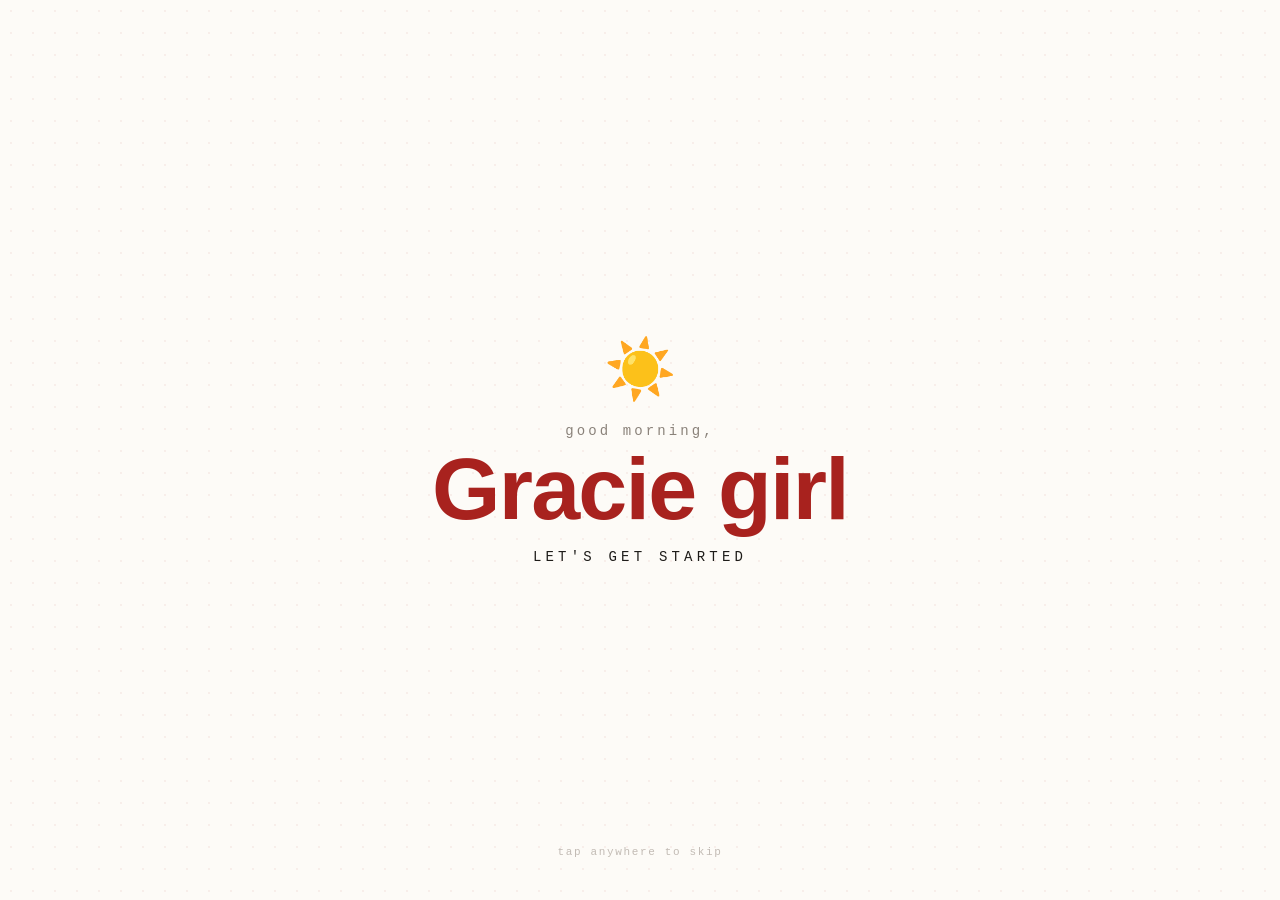
<file: lifeos/index.html>
<!DOCTYPE html>
<html lang="en">
<head>
    <meta charset="UTF-8">
    <meta name="viewport" content="width=device-width, initial-scale=1.0">
    <title>Grace OS — Command Center</title>
    <style>
        /* -------------------------------------------------------------
           DESIGN SYSTEM (CSS Variables)
           ------------------------------------------------------------- */
        :root {
            --bg-cream: #FDFBF7;
            --card-bg: #FFFFFF;
            --text-main: #1E1C19;
            --text-muted: #8A827A;
            --text-ghost: #C2BBB4;

            --rose-base: #D4A396;
            --rose-light: #F6ECE8;
            --rose-border: #E8DFDA;

            --cherry-red: #A8221E;
            --cherry-alpha: rgba(168, 34, 30, 0.08);

            --border-thin: 1px solid #EAE3DC;
            --border-focus: 1px solid #A8221E;

            --font-sans: -apple-system, BlinkMacSystemFont, "Segoe UI", Roboto, Helvetica, Arial, sans-serif;
            --font-mono: "Space Mono", Menlo, Monaco, Courier, monospace;

            --radius-sm: 6px;
            --radius-md: 12px;
            --transition-smooth: all 0.2s cubic-bezier(0.16, 1, 0.3, 1);
        }

        /* -------------------------------------------------------------
           BASE STYLES & RESET
           ------------------------------------------------------------- */
        * {
            box-sizing: border-box;
            margin: 0;
            padding: 0;
        }

        body {
            background-color: var(--bg-cream);
            background-image: radial-gradient(rgba(168, 34, 30, 0.06) 1px, transparent 1px);
            background-size: 22px 22px;
            color: var(--text-main);
            font-family: var(--font-sans);
            -webkit-font-smoothing: antialiased;
            -moz-osx-font-smoothing: grayscale;
            height: 100vh;
            overflow: hidden;
            display: flex;
            flex-direction: column;
        }

        body::after {
            content: '';
            position: fixed;
            inset: 0;
            pointer-events: none;
            z-index: 999;
            opacity: 0.05;
            background-image: url("data:image/svg+xml,%3Csvg xmlns='http://www.w3.org/2000/svg' width='140' height='140'%3E%3Cfilter id='n'%3E%3CfeTurbulence type='fractalNoise' baseFrequency='0.85' numOctaves='2'/%3E%3C/filter%3E%3Crect width='140' height='140' filter='url(%23n)'/%3E%3C/svg%3E");
        }

        input, button, textarea {
            font-family: inherit;
            color: inherit;
            border: none;
            background: none;
        }

        input:focus, textarea:focus {
            outline: none;
        }

        /* -------------------------------------------------------------
           LAYOUT ARCHITECTURE
           ------------------------------------------------------------- */
        header {
            height: 34px;
            border-bottom: 1px solid rgba(30, 28, 25, 0.15);
            display: flex;
            justify-content: space-between;
            align-items: center;
            padding: 0 16px;
            background-color: rgba(253, 251, 247, 0.9);
            backdrop-filter: blur(8px);
            -webkit-backdrop-filter: blur(8px);
            z-index: 100;
            position: relative;
        }

        .menu-words {
            font-family: var(--font-mono);
            font-size: 11px;
            color: var(--text-ghost);
            letter-spacing: 0.06em;
        }

        .desktop {
            flex: 1;
            position: relative;
            overflow: hidden;
        }

        .desktop::before {
            content: 'grace os ver ♡.1 — est. 2026';
            position: absolute;
            bottom: 84px;
            left: 24px;
            font-family: var(--font-mono);
            font-size: 10px;
            letter-spacing: 0.1em;
            color: var(--text-ghost);
        }

        .view-pane {
            position: absolute;
            display: none;
            flex-direction: column;
            background-color: var(--card-bg);
            border: 1px solid rgba(30, 28, 25, 0.35);
            border-radius: 10px;
            box-shadow: 8px 8px 0 rgba(30, 28, 25, 0.12);
            max-height: calc(100vh - 130px);
            overflow: hidden;
        }

        .view-pane.open {
            display: flex;
        }

        .view-pane.maxed {
            left: 10px !important;
            top: 10px !important;
            width: calc(100vw - 22px) !important;
            height: calc(100vh - 130px);
        }

        .window-titlebar {
            height: 34px;
            min-height: 34px;
            display: flex;
            align-items: center;
            padding: 0 12px;
            background-color: var(--bg-cream);
            border-bottom: var(--border-thin);
            cursor: grab;
            user-select: none;
        }

        .window-titlebar:active { cursor: grabbing; }

        .tl-group {
            display: flex;
            gap: 7px;
        }

        .tl {
            width: 12px;
            height: 12px;
            border-radius: 50%;
            border: 1px solid rgba(0, 0, 0, 0.15);
            cursor: pointer;
            padding: 0;
        }

        .tl.close { background: #E0564F; }
        .tl.min { background: #E8B23F; }
        .tl.max { background: #7FBF6A; }
        .tl:hover { filter: brightness(0.9); }

        .window-title {
            flex: 1;
            text-align: center;
            font-family: var(--font-mono);
            font-size: 11px;
            text-transform: lowercase;
            letter-spacing: 0.08em;
            color: var(--text-muted);
            margin-right: 50px;
        }

        .window-body {
            flex: 1;
            overflow-y: auto;
            padding: 28px 32px;
        }

        #view-desk .window-body {
            display: flex;
            flex-direction: column;
            gap: 36px;
        }

        #view-lockin .window-titlebar {
            background: #221A20;
            border-bottom-color: #4A3A42;
        }

        #view-lockin .window-title {
            color: #8A7480;
        }

        .dock {
            position: fixed;
            left: 50%;
            bottom: 14px;
            transform: translateX(-50%);
            display: flex;
            gap: 4px;
            padding: 8px 12px;
            background: rgba(253, 251, 247, 0.85);
            backdrop-filter: blur(10px);
            -webkit-backdrop-filter: blur(10px);
            border: 1px solid rgba(30, 28, 25, 0.25);
            border-radius: 18px;
            box-shadow: 5px 5px 0 rgba(30, 28, 25, 0.10);
            z-index: 95;
        }

        .dock-btn {
            width: 46px;
            height: 46px;
            font-size: 26px;
            line-height: 1;
            display: flex;
            align-items: center;
            justify-content: center;
            cursor: pointer;
            position: relative;
            transition: transform 0.15s cubic-bezier(0.16, 1, 0.3, 1);
            border-radius: 10px;
        }

        .dock-btn:hover {
            transform: translateY(-8px) scale(1.2);
        }

        .dock-dot {
            position: absolute;
            bottom: -3px;
            left: 50%;
            transform: translateX(-50%);
            width: 4px;
            height: 4px;
            border-radius: 50%;
            background: var(--cherry-red);
            opacity: 0;
        }

        .dock-btn.open .dock-dot { opacity: 1; }

        /* -------------------------------------------------------------
           HEADER COMPONENTS
           ------------------------------------------------------------- */
        .system-meta {
            display: flex;
            align-items: center;
            gap: 16px;
        }

        .system-status-dot {
            width: 8px;
            height: 8px;
            background-color: var(--cherry-red);
            border-radius: 50%;
            box-shadow: 0 0 8px var(--cherry-red);
        }

        .system-title {
            font-family: var(--font-mono);
            font-size: 13px;
            letter-spacing: 0.05em;
            text-transform: uppercase;
            font-weight: 700;
        }

        .nav-shortcuts-hint {
            font-family: var(--font-mono);
            font-size: 11px;
            color: var(--text-muted);
            background: var(--rose-light);
            padding: 4px 8px;
            border-radius: var(--radius-sm);
            border: 1px solid var(--rose-border);
        }

        .home-btn {
            font-family: var(--font-mono);
            font-size: 11px;
            text-transform: uppercase;
            letter-spacing: 0.05em;
            color: var(--cherry-red);
            background: var(--card-bg);
            padding: 4px 10px;
            border-radius: var(--radius-sm);
            border: 1px solid var(--rose-border);
            cursor: pointer;
            transition: var(--transition-smooth);
        }

        .home-btn:hover {
            background: var(--cherry-red);
            color: var(--bg-cream);
            border-color: var(--cherry-red);
        }

        .section-label-row {
            display: flex;
            align-items: center;
            justify-content: space-between;
            margin-bottom: 16px;
        }

        .section-label-row .section-label {
            margin-bottom: 0;
        }

        .refresh-btn {
            font-family: var(--font-mono);
            font-size: 11px;
            color: var(--text-muted);
            background: var(--card-bg);
            border: var(--border-thin);
            border-radius: var(--radius-sm);
            padding: 3px 8px;
            cursor: pointer;
            transition: var(--transition-smooth);
        }

        .refresh-btn:hover {
            color: var(--cherry-red);
            border-color: var(--rose-base);
        }

        .capture-swatches {
            display: flex;
            align-items: center;
            gap: 8px;
            margin-top: 12px;
        }

        .swatch-label {
            font-family: var(--font-mono);
            font-size: 10px;
            text-transform: uppercase;
            letter-spacing: 0.06em;
            color: var(--text-ghost);
        }

        .swatch {
            width: 18px;
            height: 18px;
            border-radius: 50%;
            cursor: pointer;
            border: 2px solid transparent;
            transition: var(--transition-smooth);
        }

        .swatch.selected {
            border-color: var(--text-main);
            transform: scale(1.15);
        }

        .wins-quote {
            font-size: 15px;
            font-style: italic;
            color: var(--cherry-red);
            background: var(--rose-light);
            border: 1px solid var(--rose-border);
            border-radius: var(--radius-md);
            padding: 18px 22px;
            margin-bottom: 24px;
            line-height: 1.5;
            max-width: 640px;
        }

        .win-form {
            display: flex;
            gap: 8px;
            margin-bottom: 24px;
            max-width: 640px;
        }

        .win-input {
            flex: 1;
            padding: 12px 16px;
            background: var(--card-bg);
            border: var(--border-thin);
            border-radius: var(--radius-sm);
            font-size: 14px;
            transition: var(--transition-smooth);
        }

        .win-input:focus {
            border-color: var(--cherry-red);
            box-shadow: 0 0 0 1px var(--cherry-red);
        }

        .win-add-btn {
            background: var(--cherry-red);
            color: var(--bg-cream);
            border-radius: var(--radius-sm);
            padding: 12px 18px;
            font-size: 12px;
            font-family: var(--font-mono);
            cursor: pointer;
            white-space: nowrap;
            transition: var(--transition-smooth);
        }

        .win-add-btn:active {
            transform: scale(0.97);
        }

        .wins-grid {
            display: grid;
            grid-template-columns: repeat(auto-fill, minmax(240px, 1fr));
            gap: 16px;
        }

        .win-card {
            background: var(--rose-light);
            border: 1px solid var(--rose-border);
            border-radius: var(--radius-md);
            padding: 18px;
            position: relative;
            animation: fadeIn 0.2s ease-out;
        }

        .win-text {
            font-size: 14px;
            line-height: 1.5;
            color: var(--text-main);
            padding-right: 16px;
        }

        .win-date {
            font-family: var(--font-mono);
            font-size: 10px;
            text-transform: uppercase;
            letter-spacing: 0.06em;
            color: var(--rose-base);
            margin-top: 10px;
        }

        .win-del {
            position: absolute;
            top: 8px;
            right: 10px;
            color: var(--rose-base);
            cursor: pointer;
            font-size: 14px;
        }

        .win-del:hover {
            color: var(--cherry-red);
        }

        .wins-empty {
            font-size: 14px;
            color: var(--text-muted);
            font-style: italic;
        }

        /* -------------------------------------------------------------
           BEHAVIORAL RPG DASHBOARD
           ------------------------------------------------------------- */
        .rpg-stats {
            display: flex;
            align-items: center;
            gap: 24px;
            background: var(--bg-cream);
            border: var(--border-thin);
            border-radius: var(--radius-md);
            padding: 18px 24px;
            margin-bottom: 28px;
            flex-wrap: wrap;
        }

        .rpg-stat {
            flex: 1;
            min-width: 160px;
        }

        .rpg-stat-label {
            font-family: var(--font-mono);
            font-size: 10px;
            text-transform: uppercase;
            letter-spacing: 0.08em;
            color: var(--text-muted);
            margin-bottom: 6px;
            display: flex;
            justify-content: space-between;
        }

        .rpg-bar-track {
            height: 10px;
            background: var(--rose-light);
            border-radius: 999px;
            overflow: hidden;
        }

        .rpg-bar-fill {
            height: 100%;
            border-radius: 999px;
            transition: width 0.45s cubic-bezier(0.16, 1, 0.3, 1);
        }

        .rpg-bar-fill.hp { background: var(--cherry-red); }
        .rpg-bar-fill.xp { background: var(--rose-base); }

        .rpg-gold {
            font-family: var(--font-mono);
            font-size: 20px;
            font-weight: 700;
            color: var(--text-main);
            white-space: nowrap;
            display: flex;
            align-items: center;
            gap: 6px;
        }

        .rpg-gold.pop { animation: goldPop 0.3s ease; }
        .rpg-gold.shake { animation: shake 0.4s ease; }

        @keyframes goldPop {
            0% { transform: scale(1); }
            40% { transform: scale(1.25); }
            100% { transform: scale(1); }
        }

        @keyframes shake {
            0%, 100% { transform: translateX(0); }
            25% { transform: translateX(-5px); }
            75% { transform: translateX(5px); }
        }

        .rpg-grid {
            display: grid;
            grid-template-columns: repeat(auto-fit, minmax(230px, 1fr));
            gap: 20px;
        }

        .rpg-col {
            background: var(--bg-cream);
            border: var(--border-thin);
            border-radius: var(--radius-md);
            padding: 18px;
        }

        .rpg-col-title {
            font-family: var(--font-mono);
            font-size: 11px;
            text-transform: uppercase;
            letter-spacing: 0.08em;
            color: var(--cherry-red);
            border-bottom: 1px dashed var(--rose-border);
            padding-bottom: 8px;
            margin-bottom: 12px;
        }

        .rpg-item {
            display: flex;
            align-items: center;
            gap: 10px;
            background: var(--card-bg);
            border: var(--border-thin);
            border-radius: var(--radius-sm);
            padding: 10px 12px;
            margin-bottom: 8px;
            font-size: 13px;
            line-height: 1.4;
            position: relative;
            transition: var(--transition-smooth);
        }

        .rpg-item:hover { border-color: var(--rose-base); }
        .rpg-item.done .rpg-item-name { color: var(--text-ghost); text-decoration: line-through; }

        .rpg-item-name { flex: 1; }

        .rpg-btn {
            width: 28px;
            height: 28px;
            min-width: 28px;
            border-radius: 50%;
            font-size: 15px;
            font-weight: 700;
            cursor: pointer;
            display: flex;
            align-items: center;
            justify-content: center;
            transition: transform 0.1s ease, background 0.2s ease;
        }

        .rpg-btn:active { transform: scale(0.85); }
        .rpg-btn.plus { background: var(--cherry-red); color: var(--bg-cream); }
        .rpg-btn.minus { background: var(--card-bg); border: 1.5px solid var(--rose-base); color: var(--cherry-red); }

        .rpg-check {
            width: 20px;
            height: 20px;
            min-width: 20px;
            border-radius: 5px;
            border: 1.5px solid var(--rose-base);
            background: none;
            cursor: pointer;
            display: flex;
            align-items: center;
            justify-content: center;
            color: transparent;
            font-size: 13px;
            transition: transform 0.1s ease, background 0.2s ease;
        }

        .rpg-check:active { transform: scale(0.85); }
        .rpg-item.done .rpg-check { background: var(--cherry-red); border-color: var(--cherry-red); color: var(--bg-cream); }

        .rpg-cost {
            font-family: var(--font-mono);
            font-size: 11px;
            color: var(--text-muted);
            white-space: nowrap;
        }

        .rpg-buy {
            font-family: var(--font-mono);
            font-size: 11px;
            background: var(--rose-light);
            border: 1px solid var(--rose-border);
            color: var(--cherry-red);
            padding: 5px 10px;
            border-radius: var(--radius-sm);
            cursor: pointer;
            white-space: nowrap;
            transition: var(--transition-smooth);
        }

        .rpg-buy:hover { background: var(--cherry-red); color: var(--bg-cream); border-color: var(--cherry-red); }
        .rpg-buy:active { transform: scale(0.94); }

        .rpg-del {
            color: var(--text-ghost);
            cursor: pointer;
            font-size: 14px;
            padding: 0 2px;
        }

        .rpg-del:hover { color: var(--cherry-red); }

        .rpg-add {
            display: flex;
            gap: 6px;
            margin-top: 10px;
        }

        .rpg-add input[type="text"] {
            flex: 1;
            min-width: 0;
            padding: 8px 10px;
            background: var(--card-bg);
            border: var(--border-thin);
            border-radius: var(--radius-sm);
            font-size: 12px;
        }

        .rpg-add input[type="text"]:focus { border-color: var(--cherry-red); }

        .rpg-add input.rpg-cost-input {
            width: 54px;
            flex: none;
            padding: 8px 6px;
            background: var(--card-bg);
            border: var(--border-thin);
            border-radius: var(--radius-sm);
            font-size: 12px;
            font-family: var(--font-mono);
        }

        .rpg-add button {
            font-family: var(--font-mono);
            font-size: 11px;
            background: var(--card-bg);
            border: var(--border-thin);
            color: var(--text-muted);
            padding: 0 10px;
            border-radius: var(--radius-sm);
            cursor: pointer;
            transition: var(--transition-smooth);
        }

        .rpg-add button:hover { color: var(--cherry-red); border-color: var(--rose-base); }

        .rpg-chip {
            position: fixed;
            font-family: var(--font-mono);
            font-size: 12px;
            font-weight: 700;
            pointer-events: none;
            z-index: 250;
            animation: chipFloat 0.8s ease-out forwards;
        }

        .rpg-chip.gain { color: #2E7D4F; }
        .rpg-chip.loss { color: var(--cherry-red); }

        @keyframes chipFloat {
            0% { opacity: 0; transform: translateY(4px); }
            15% { opacity: 1; }
            100% { opacity: 0; transform: translateY(-30px); }
        }

        .os-toast {
            position: fixed;
            bottom: 32px;
            left: 50%;
            transform: translateX(-50%);
            background: var(--text-main);
            color: var(--bg-cream);
            font-family: var(--font-mono);
            font-size: 12px;
            padding: 10px 18px;
            border-radius: 999px;
            z-index: 300;
            max-width: 80vw;
            text-align: center;
            animation: fadeIn 0.2s ease-out;
        }

        .live-clock {
            font-family: var(--font-mono);
            font-size: 14px;
            color: var(--text-muted);
        }

        /* -------------------------------------------------------------
           WORKSPACE COMPONENTS (LEFT COLUMN)
           ------------------------------------------------------------- */
        .section-label {
            font-family: var(--font-mono);
            font-size: 11px;
            text-transform: uppercase;
            letter-spacing: 0.08em;
            color: var(--text-muted);
            margin-bottom: 16px;
        }

        .producer-card {
            background-color: var(--rose-light);
            border: 1px solid var(--rose-border);
            border-radius: var(--radius-md);
            padding: 20px;
            display: flex;
            flex-direction: column;
            gap: 6px;
        }

        .producer-status {
            font-size: 16px;
            font-weight: 500;
            color: var(--text-main);
            line-height: 1.4;
        }

        .producer-timer {
            font-family: var(--font-mono);
            font-size: 12px;
            color: var(--cherry-red);
            font-weight: 600;
        }

        .priority-list {
            display: flex;
            flex-direction: column;
            gap: 12px;
        }

        .priority-item {
            display: flex;
            align-items: flex-start;
            gap: 12px;
            padding: 14px 16px;
            background-color: var(--card-bg);
            border: var(--border-thin);
            border-radius: var(--radius-sm);
            transition: var(--transition-smooth);
            cursor: pointer;
        }

        .priority-item:hover {
            border-color: var(--rose-base);
        }

        .custom-checkbox {
            width: 18px;
            height: 18px;
            border: 1.5px solid var(--rose-base);
            border-radius: 4px;
            display: flex;
            align-items: center;
            justify-content: center;
            margin-top: 1px;
            flex-shrink: 0;
            transition: var(--transition-smooth);
        }

        .priority-item.completed .custom-checkbox {
            background-color: var(--text-muted);
            border-color: var(--text-muted);
        }

        .priority-item.completed .custom-checkbox::after {
            content: "";
            width: 8px;
            height: 4px;
            border-left: 2px solid var(--card-bg);
            border-bottom: 2px solid var(--card-bg);
            transform: rotate(-45deg) translate(1px, -1px);
        }

        .priority-text {
            font-size: 14px;
            font-weight: 400;
            line-height: 1.4;
            color: var(--text-main);
            transition: var(--transition-smooth);
        }

        .priority-item.completed .priority-text {
            color: var(--text-ghost);
            text-decoration: line-through;
        }

        .capture-container {
            display: flex;
            flex-direction: column;
            flex: 1;
        }

        .capture-wrapper {
            position: relative;
        }

        .capture-input {
            width: 100%;
            padding: 14px 16px;
            background-color: var(--card-bg);
            border: var(--border-thin);
            border-radius: var(--radius-sm);
            font-size: 14px;
            transition: var(--transition-smooth);
        }

        .capture-input:focus {
            border-color: var(--cherry-red);
            box-shadow: 0 0 0 1px var(--cherry-red);
        }

        .capture-hint {
            position: absolute;
            right: 16px;
            top: 50%;
            transform: translateY(-50%);
            font-family: var(--font-mono);
            font-size: 11px;
            color: var(--text-ghost);
            pointer-events: none;
        }

        .inbox-stack {
            margin-top: 16px;
            display: flex;
            flex-direction: column;
            gap: 8px;
            max-height: 200px;
            overflow-y: auto;
        }

        .inbox-item {
            font-size: 13px;
            padding: 10px 12px;
            background-color: rgba(0,0,0,0.01);
            border-left: 2px solid var(--rose-base);
            color: var(--text-muted);
            animation: fadeIn 0.2s ease-out;
        }

        /* -------------------------------------------------------------
           TIMELINE VIEW COMPONENTS
           ------------------------------------------------------------- */
        .view-header {
            display: flex;
            justify-content: space-between;
            align-items: center;
            margin-bottom: 32px;
        }

        .view-title {
            font-size: 20px;
            font-weight: 500;
            letter-spacing: -0.01em;
        }

        .notion-sync-badge {
            font-family: var(--font-mono);
            font-size: 11px;
            color: var(--text-muted);
            background-color: var(--bg-cream);
            padding: 6px 12px;
            border-radius: 20px;
            border: var(--border-thin);
        }

        .time-grid {
            position: relative;
            display: flex;
            flex-direction: column;
        }

        .now-indicator-line {
            position: absolute;
            left: 80px;
            right: 0;
            height: 1px;
            background-color: var(--cherry-red);
            z-index: 5;
            pointer-events: none;
        }

        .now-indicator-line::before {
            content: "";
            position: absolute;
            left: -4px;
            top: -4px;
            width: 9px;
            height: 9px;
            border-radius: 50%;
            background-color: var(--cherry-red);
        }

        .time-row {
            display: flex;
            min-height: 80px;
            position: relative;
        }

        .time-label {
            width: 80px;
            font-family: var(--font-mono);
            font-size: 12px;
            color: var(--text-ghost);
            padding-top: 4px;
        }

        .time-slot-content {
            flex: 1;
            border-top: var(--border-thin);
            position: relative;
            padding: 8px 16px;
        }

        .time-block {
            position: absolute;
            left: 8px;
            right: 8px;
            background-color: var(--bg-cream);
            border-left: 3px solid var(--text-ghost);
            border-radius: 4px;
            padding: 12px 16px;
            display: flex;
            flex-direction: column;
            gap: 4px;
            transition: var(--transition-smooth);
        }

        .time-block.interactive-block {
            cursor: pointer;
            border-left-color: var(--rose-base);
        }

        .time-block.interactive-block:hover {
            border-left-color: var(--cherry-red);
            background-color: var(--rose-light);
        }

        .time-block.active {
            background-color: var(--cherry-alpha);
            border-left-color: var(--cherry-red);
        }

        .time-block.active .block-title {
            color: var(--cherry-red);
            font-weight: 600;
        }

        .block-title {
            font-size: 14px;
            font-weight: 500;
            color: var(--text-main);
        }

        .block-desc {
            font-size: 12px;
            color: var(--text-muted);
        }

        /* -------------------------------------------------------------
           SIGNAL TO NOISE INTELLIGENCE FEED VIEW
           ------------------------------------------------------------- */
        .transmission-meta-bar {
            display: flex;
            align-items: center;
            gap: 12px;
            font-family: var(--font-mono);
            font-size: 11px;
            color: var(--cherry-red);
            background: var(--cherry-alpha);
            padding: 8px 16px;
            border-radius: var(--radius-sm);
            margin-bottom: 24px;
            width: fit-content;
        }

        .transmission-live-dot {
            width: 6px;
            height: 6px;
            background-color: var(--cherry-red);
            border-radius: 50%;
            animation: pulse 1.5s infinite;
        }

        @keyframes pulse {
            0% { opacity: 0.4; }
            50% { opacity: 1; }
            100% { opacity: 0.4; }
        }

        .intel-card {
            background: var(--bg-cream);
            border: var(--border-thin);
            border-radius: var(--radius-md);
            padding: 32px;
            margin-bottom: 32px;
        }

        .script-header {
            font-family: var(--font-mono);
            font-size: 13px;
            text-transform: uppercase;
            color: var(--cherry-red);
            letter-spacing: 0.05em;
            margin-bottom: 12px;
            border-bottom: 1px dashed var(--rose-border);
            padding-bottom: 8px;
        }

        .script-logline {
            font-size: 16px;
            font-weight: 600;
            line-height: 1.5;
            color: var(--text-main);
            margin-bottom: 16px;
        }

        .script-body {
            font-size: 14px;
            color: var(--text-muted);
            line-height: 1.6;
        }

        .commentary-box {
            background: var(--card-bg);
            border-left: 3px solid var(--text-main);
            padding: 20px;
            margin-top: 20px;
            border-radius: 0 var(--radius-sm) var(--radius-sm) 0;
        }

        .commentary-quote {
            font-style: italic;
            font-size: 14px;
            color: var(--text-main);
            line-height: 1.5;
        }

        .hook-container {
            margin-top: 24px;
            display: flex;
            flex-direction: column;
            gap: 14px;
        }

        .hook-card {
            background: var(--card-bg);
            border: var(--border-thin);
            border-radius: var(--radius-sm);
            padding: 16px;
            display: flex;
            justify-content: space-between;
            align-items: center;
            gap: 20px;
        }

        .hook-text {
            font-size: 13px;
            color: var(--text-main);
            line-height: 1.5;
            font-family: var(--font-sans);
        }

        .copy-btn {
            font-family: var(--font-mono);
            font-size: 11px;
            background: var(--rose-light);
            border: 1px solid var(--rose-border);
            color: var(--cherry-red);
            padding: 6px 12px;
            border-radius: var(--radius-sm);
            cursor: pointer;
            white-space: nowrap;
            transition: var(--transition-smooth);
        }

        .copy-btn:hover {
            background: var(--cherry-red);
            color: var(--bg-cream);
            border-color: var(--cherry-red);
        }

        /* -------------------------------------------------------------
           PROJECTS DASHBOARD COMPONENTS
           ------------------------------------------------------------- */
        .projects-grid {
            display: grid;
            grid-template-columns: repeat(auto-fill, minmax(280px, 1fr));
            gap: 24px;
            margin-top: 16px;
        }

        .project-card {
            background: var(--bg-cream);
            border: var(--border-thin);
            border-radius: var(--radius-md);
            padding: 24px;
            display: flex;
            flex-direction: column;
            justify-content: space-between;
            min-height: 180px;
            transition: var(--transition-smooth);
            cursor: pointer;
        }

        .project-card:hover {
            border-color: var(--rose-base);
            transform: translateY(-2px);
            box-shadow: 0 6px 16px rgba(212, 163, 150, 0.08);
        }

        .project-meta {
            display: flex;
            justify-content: space-between;
            align-items: flex-start;
        }

        .project-title {
            font-size: 18px;
            font-weight: 600;
            color: var(--text-main);
            letter-spacing: -0.01em;
        }

        .project-tag {
            font-family: var(--font-mono);
            font-size: 10px;
            text-transform: uppercase;
            background: var(--card-bg);
            padding: 4px 8px;
            border-radius: var(--radius-sm);
            border: var(--border-thin);
            color: var(--text-muted);
        }

        .project-description {
            font-size: 13px;
            color: var(--text-muted);
            line-height: 1.5;
            margin-top: 12px;
            margin-bottom: auto;
        }

        .project-footer {
            margin-top: 20px;
            display: flex;
            align-items: center;
            justify-content: space-between;
            border-top: 1px dashed var(--rose-border);
            padding-top: 12px;
        }

        .project-status-text {
            font-size: 12px;
            color: var(--text-main);
            font-weight: 500;
        }

        /* -------------------------------------------------------------
           COMMAND PALETTE MODAL SYSTEM
           ------------------------------------------------------------- */
        .command-overlay {
            position: fixed;
            top: 0;
            left: 0;
            width: 100vw;
            height: 100vh;
            background: rgba(30, 28, 25, 0.2);
            backdrop-filter: blur(4px);
            -webkit-backdrop-filter: blur(4px);
            z-index: 100;
            display: flex;
            justify-content: center;
            align-items: flex-start;
            padding-top: 14vh;
            opacity: 0;
            pointer-events: none;
            transition: opacity 0.15s ease;
        }

        .command-overlay.open {
            opacity: 1;
            pointer-events: auto;
        }

        .command-box {
            background: var(--card-bg);
            border: 1px solid var(--rose-border);
            border-radius: var(--radius-md);
            width: 640px;
            max-height: 440px;
            box-shadow: 0 24px 64px rgba(30, 28, 25, 0.12);
            display: flex;
            flex-direction: column;
            transform: scale(0.98);
            transition: transform 0.15s cubic-bezier(0.16, 1, 0.3, 1);
            overflow: hidden;
        }

        .command-overlay.open .command-box {
            transform: scale(1);
        }

        .command-search-wrapper {
            display: flex;
            align-items: center;
            padding: 18px 24px;
            border-bottom: var(--border-thin);
        }

        .command-input {
            flex: 1;
            font-size: 16px;
            color: var(--text-main);
        }

        .command-input::placeholder {
            color: var(--text-ghost);
        }

        .command-list {
            overflow-y: auto;
            padding: 12px;
        }

        .command-group-label {
            font-family: var(--font-mono);
            font-size: 11px;
            text-transform: uppercase;
            color: var(--text-ghost);
            padding: 8px 12px;
        }

        .command-item {
            display: flex;
            align-items: center;
            justify-content: space-between;
            padding: 12px;
            border-radius: var(--radius-sm);
            cursor: pointer;
            transition: var(--transition-smooth);
        }

        .command-item:hover, .command-item.selected {
            background: var(--rose-light);
        }

        .command-item-main {
            display: flex;
            align-items: center;
            gap: 12px;
            font-size: 14px;
            color: var(--text-main);
        }

        .command-shortcut {
            font-family: var(--font-mono);
            font-size: 11px;
            color: var(--text-muted);
            background: var(--card-bg);
            padding: 2px 6px;
            border-radius: 4px;
            border: var(--border-thin);
        }

        /* -------------------------------------------------------------
           LOCK IN MODE (dark focus module)
           ------------------------------------------------------------- */
        #view-lockin {
            background-color: #161216;
        }

        #view-lockin .view-title {
            color: #F2E8EC;
            letter-spacing: 0.5px;
        }

        #view-lockin .notion-sync-badge {
            background-color: #221A20;
            border: 1px solid #4A3A42;
            color: #8A7480;
        }

        .li-grid {
            display: grid;
            grid-template-columns: 1fr 1fr;
            gap: 48px;
            max-width: 920px;
        }

        @media (max-width: 1280px) {
            .li-grid {
                grid-template-columns: 1fr;
                max-width: 480px;
            }
        }

        .li-h {
            font-size: 17px;
            font-weight: 600;
            color: #F2E8EC;
            letter-spacing: 0.5px;
            margin-bottom: 4px;
        }

        .li-mood {
            font-size: 13px;
            color: #8A7480;
            margin-bottom: 16px;
            letter-spacing: 0.3px;
        }

        #li-tasks {
            list-style: none;
            margin-bottom: 16px;
        }

        #li-tasks li {
            background: #221A20;
            border-radius: 12px;
            padding: 13px 12px;
            margin-bottom: 8px;
            display: flex;
            align-items: center;
            gap: 10px;
            animation: fadeIn 0.2s ease-out;
        }

        .li-check {
            width: 18px;
            height: 18px;
            min-width: 18px;
            border-radius: 5px;
            border: 1.5px solid #6E4A58;
            cursor: pointer;
            display: flex;
            align-items: center;
            justify-content: center;
            color: transparent;
            font-size: 12px;
            transition: var(--transition-smooth);
        }

        #li-tasks li.done .li-check {
            background: #FF5C8A;
            border-color: #FF5C8A;
            color: #1A0810;
        }

        .li-text {
            flex: 1;
            font-size: 14px;
            color: #E9DCE2;
            word-break: break-word;
        }

        #li-tasks li.done .li-text {
            color: #6E5A64;
            text-decoration: line-through;
        }

        .li-del {
            color: #4A3A42;
            font-size: 15px;
            cursor: pointer;
            padding: 2px 6px;
        }

        .li-del:hover {
            color: #FF5C8A;
        }

        #li-form {
            display: flex;
            gap: 8px;
        }

        #li-input {
            flex: 1;
            background: #221A20;
            border: 1.5px solid #4A3A42;
            border-radius: 12px;
            padding: 12px 14px;
            color: #F2E8EC;
            font-size: 14px;
        }

        #li-input:focus {
            border-color: #FF5C8A;
        }

        #li-input::placeholder {
            color: #8A7480;
        }

        .li-primary {
            background: #FF5C8A;
            color: #1A0810;
            border-radius: 12px;
            padding: 12px 18px;
            font-size: 14px;
            font-weight: 600;
            cursor: pointer;
            letter-spacing: 0.3px;
        }

        .li-primary:active {
            transform: scale(0.97);
        }

        .li-presets {
            display: flex;
            gap: 8px;
            margin-bottom: 20px;
        }

        .li-presets button {
            background: #221A20;
            border: 1.5px solid #4A3A42;
            border-radius: 999px;
            color: #8A7480;
            padding: 7px 16px;
            font-size: 13px;
            cursor: pointer;
        }

        .li-presets button.selected {
            border-color: #FF5C8A;
            color: #FF5C8A;
        }

        .li-ring-wrap {
            position: relative;
            width: 220px;
            margin: 0 auto 20px;
        }

        .li-ring-bg {
            fill: none;
            stroke: #2E2229;
            stroke-width: 10;
        }

        .li-ring-fg {
            fill: none;
            stroke: #FF5C8A;
            stroke-width: 10;
            stroke-linecap: round;
            stroke-dasharray: 552.9;
            stroke-dashoffset: 0;
            transform: rotate(-90deg);
            transform-origin: center;
            transition: stroke-dashoffset 1s linear;
        }

        .li-ring-label {
            position: absolute;
            inset: 0;
            display: flex;
            flex-direction: column;
            align-items: center;
            justify-content: center;
            gap: 2px;
        }

        #li-clock {
            font-size: 40px;
            font-weight: 600;
            color: #F2E8EC;
            font-variant-numeric: tabular-nums;
        }

        .li-sub {
            font-size: 12px;
            color: #8A7480;
        }

        .li-controls {
            display: flex;
            gap: 10px;
            justify-content: center;
        }

        .li-controls button:not(.li-primary) {
            background: none;
            border: 1.5px solid #4A3A42;
            border-radius: 12px;
            color: #F2E8EC;
            padding: 12px 18px;
            font-size: 14px;
            cursor: pointer;
        }

        .li-toast {
            position: fixed;
            bottom: 40px;
            right: 40px;
            background: #FF5C8A;
            color: #1A0810;
            font-size: 14px;
            font-weight: 600;
            padding: 10px 22px;
            border-radius: 999px;
            letter-spacing: 0.3px;
            z-index: 200;
            animation: fadeIn 0.25s ease;
        }

        /* Hide scrollbars elegantly */
        ::-webkit-scrollbar { width: 6px; }
        ::-webkit-scrollbar-track { background: transparent; }
        ::-webkit-scrollbar-thumb { background: var(--rose-border); border-radius: 10px; }
        @keyframes fadeIn { from { opacity: 0; transform: translateY(4px); } to { opacity: 1; transform: translateY(0); } }

        /* -------------------------------------------------------------
           MORNING INTRO (first open of the day)
           ------------------------------------------------------------- */
        #morning-intro {
            position: fixed;
            inset: 0;
            z-index: 2000;
            display: none;
            align-items: center;
            justify-content: center;
            text-align: center;
            background-color: var(--bg-cream);
            background-image: radial-gradient(rgba(168, 34, 30, 0.06) 1px, transparent 1px);
            background-size: 22px 22px;
        }
        #morning-intro.show { display: flex; animation: miIn 0.5s ease both; }
        #morning-intro.hide { animation: miOut 0.6s ease forwards; }
        .mi-sun {
            font-size: 58px;
            animation: miSun 0.9s cubic-bezier(0.16, 1, 0.3, 1) both, miFloat 3.4s ease-in-out 0.9s infinite;
        }
        .mi-small {
            font-family: var(--font-mono);
            font-size: 14px;
            letter-spacing: 0.22em;
            color: var(--text-muted);
            margin-top: 20px;
            opacity: 0;
            animation: miUp 0.6s ease 0.35s both;
        }
        .mi-name {
            font-size: clamp(46px, 12vw, 88px);
            font-weight: 800;
            line-height: 1;
            letter-spacing: -0.02em;
            color: var(--cherry-red);
            margin: 6px 0 16px;
            opacity: 0;
            animation: miUp 0.75s cubic-bezier(0.16, 1, 0.3, 1) 0.6s both;
        }
        .mi-go {
            font-family: var(--font-mono);
            font-size: 14px;
            letter-spacing: 0.3em;
            text-transform: uppercase;
            color: var(--text-main);
            opacity: 0;
            animation: miUp 0.6s ease 1.15s both;
        }
        .mi-skip {
            position: absolute;
            bottom: 42px;
            left: 0; right: 0;
            font-family: var(--font-mono);
            font-size: 11px;
            letter-spacing: 0.15em;
            color: var(--text-ghost);
            opacity: 0;
            animation: miUp 0.6s ease 1.9s both;
        }
        @keyframes miIn { from { opacity: 0; } to { opacity: 1; } }
        @keyframes miOut { to { opacity: 0; visibility: hidden; } }
        @keyframes miUp { from { opacity: 0; transform: translateY(15px); } to { opacity: 1; transform: translateY(0); } }
        @keyframes miSun { 0% { opacity: 0; transform: scale(0.3) rotate(-45deg); } 100% { opacity: 1; transform: scale(1) rotate(0); } }
        @keyframes miFloat { 0%, 100% { transform: translateY(0); } 50% { transform: translateY(-9px); } }

        /* -------------------------------------------------------------
           MOBILE + TABLET / TOUCH: flatten the desktop-window metaphor
           (narrow screens OR any touch device — iPhone + iPad, any orientation)
           ------------------------------------------------------------- */
        @media (max-width: 900px), (hover: none) and (pointer: coarse) {
            html, body { overflow-x: hidden; max-width: 100vw; }
            header { padding: 0 12px; }
            .menu-words, .nav-shortcuts-hint { display: none; }

            .desktop {
                min-width: 0;           /* stop the flex item growing to content width */
                width: 100vw !important;
                max-width: 100vw !important;
                overflow-y: auto;
                overflow-x: hidden;
                -webkit-overflow-scrolling: touch;
                padding-bottom: 88px;   /* clear the floating dock */
            }
            .desktop::before { display: none; }

            /* windows become full-width, stacked, non-draggable cards.
               Widths are viewport-based (vw) — the flex containing-block chain
               mis-resolves % here, so vw is the reliable anchor to the screen. */
            .view-pane.open, .view-pane.maxed {
                position: static !important;
                left: auto !important;
                top: auto !important;
                width: calc(100vw - 24px) !important;
                max-width: calc(100vw - 24px) !important;
                height: auto !important;
                max-height: none !important;
                box-sizing: border-box;
                margin: 12px auto;
                box-shadow: 4px 4px 0 rgba(30, 28, 25, 0.10);
                border-radius: 12px;
            }
            .window-body { overflow-x: hidden; }
            /* nothing inside a card may exceed it, except the timeline (scrolls itself) */
            .window-body > *:not(.time-grid) { max-width: 100%; }
            .time-grid { overflow-x: auto; }
            .window-titlebar { cursor: default; }
            .window-title { margin-right: 0; }
            .window-body { padding: 20px 18px; }

            /* dock sized to fit a phone, no hover-lift on touch */
            .dock { gap: 2px; padding: 7px 8px; bottom: 10px; border-radius: 16px; }
            .dock-btn { width: 40px; height: 40px; font-size: 22px; }
            .dock-btn:hover { transform: none; }

            .li-ring-wrap { width: 178px; }
            .li-toast { right: 50%; transform: translateX(50%); bottom: 92px; }
        }
    </style>
</head>
<body>

    <div id="morning-intro" aria-hidden="true">
        <div>
            <div class="mi-sun">☀️</div>
            <div class="mi-small">good morning,</div>
            <h1 class="mi-name">Gracie girl</h1>
            <div class="mi-go">let's get started</div>
        </div>
        <div class="mi-skip">tap anywhere to skip</div>
    </div>

    <header>
        <div class="system-meta">
            <div class="system-status-dot"></div>
            <div class="system-title" id="system-title-display">Grace OS // Today</div>
            <div class="menu-words">file&nbsp;&nbsp;edit&nbsp;&nbsp;vibes&nbsp;&nbsp;help</div>
            <div class="nav-shortcuts-hint">⌘K</div>
        </div>
        <div class="live-clock" id="live-clock">00:00:00</div>
    </header>

    <div class="desktop">

        <div id="view-desk" class="view-pane">
            <div>
                <div class="section-label">The Producer</div>
                <div class="producer-card">
                    <div class="producer-status" id="producer-status">Analyzing schedule...</div>
                    <div class="producer-timer" id="producer-timer">--:-- remaining</div>
                </div>
            </div>

            <div>
                <div class="section-label-row">
                    <div class="section-label">Top Priorities</div>
                    <button class="refresh-btn" type="button" onclick="shufflePriorities()">⟳ Reroll</button>
                </div>
                <div class="priority-list" id="priority-list"></div>
            </div>

            <div class="capture-container">
                <div class="section-label">Quick Capture (Inbox)</div>
                <div class="capture-wrapper">
                    <input type="text" class="capture-input" id="capture-input" placeholder="Got a thought? Drop it here..." autocomplete="off">
                    <div class="capture-hint">Return</div>
                </div>
                <div class="capture-swatches" id="capture-swatches">
                    <span class="swatch-label">Weight:</span>
                </div>
                <div class="inbox-stack" id="inbox-stack"></div>
            </div>
        </div>

        <div id="view-today" class="view-pane active-view">
            <div class="view-header">
                <div class="view-title" id="timeline-date">Loading date...</div>
                <div style="display: flex; align-items: center; gap: 10px;">
                    <button class="refresh-btn" type="button" onclick="shuffleDayPlan()">⟳ Remix day plan</button>
                    <div class="notion-sync-badge" id="day-template-badge">Build Day</div>
                </div>
            </div>

            <div class="time-grid" id="time-grid">
                <div class="now-indicator-line" id="now-indicator"></div>
            </div>
        </div>

        <div id="view-signal" class="view-pane">
            <div class="view-header">
                <div class="view-title">Signal to Noise // Aggregated Feed</div>
                <div class="notion-sync-badge">Free Intelligence Protocol Active</div>
            </div>

            <div class="transmission-meta-bar">
                <div class="transmission-live-dot"></div>
                <span id="signal-status">STATUS: TUNING INTO ADAGE.COM // STAND BY</span>
            </div>

            <div id="signal-feed">
                <div class="intel-card">
                    <div class="script-header">INT. THE WIRE — WARMING UP</div>
                    <div class="script-logline">Pulling today's top Ad Age transmissions...</div>
                    <div class="script-body">If this takes more than a few seconds, the wire is jammed and the cached transmission will load instead.</div>
                </div>
            </div>
        </div>

        <div id="view-projects" class="view-pane">
            <div class="view-header">
                <div class="view-title">The System // Q3 2026</div>
                <div class="notion-sync-badge">Synced to Grace OS 2.0 — 3 locked, rest is parking lot</div>
            </div>

            <div class="projects-grid">
                <div class="project-card" onclick="openNotion('Spotify — Year You Peaked')">
                    <div class="project-meta">
                        <div class="project-title">Spotify — "Year You Peaked"</div>
                        <div class="project-tag">HERO • Q3 LOCKED</div>
                    </div>
                    <div class="project-description">The one hero this quarter: throwback-wrapped campaign, XXL-freshman-cover energy. 6 KVs, case study, one :30.</div>
                    <div class="project-footer"><div class="project-status-text">Status: In The Works — Due Sep 30</div></div>
                </div>

                <div class="project-card" onclick="openNotion('PinkCore Pilates')">
                    <div class="project-meta">
                        <div class="project-title">PinkCore Pilates</div>
                        <div class="project-tag">SUPPORTING • Q3 LOCKED</div>
                    </div>
                    <div class="project-description">Studio brand + spec spot. Pink/black editorial wellness — art-directing the Pilates world from the inside.</div>
                    <div class="project-footer"><div class="project-status-text">Status: In The Works — Due Sep 30</div></div>
                </div>

                <div class="project-card" onclick="openNotion('Sprite — Court Energy :30')">
                    <div class="project-meta">
                        <div class="project-title">Sprite — "Court Energy"</div>
                        <div class="project-tag">SPEC :30 • Q3 LOCKED</div>
                    </div>
                    <div class="project-description">Courtside, group energy, grunge flash. One :30 spot plus stills that feed the grid AND the model book.</div>
                    <div class="project-footer"><div class="project-status-text">Status: In The Works — Due Sep 30</div></div>
                </div>

                <div class="project-card" onclick="openNotion('Modeling Pipeline')">
                    <div class="project-meta">
                        <div class="project-title">Modeling Pipeline</div>
                        <div class="project-tag">Model Book</div>
                    </div>
                    <div class="project-description">Shoots, castings, outreach — Idea → Planned → Booked → Shot → Edited → Posted. Cards flow right or get archived.</div>
                    <div class="project-footer"><div class="project-status-text">Status: Booking Digitals vol. 1</div></div>
                </div>

                <div class="project-card" onclick="openNotion('Agency Hunt')">
                    <div class="project-meta">
                        <div class="project-title">Agency Hunt</div>
                        <div class="project-tag">W+K / Droga5 / Martin</div>
                    </div>
                    <div class="project-description">The book checklist: 3 heroes + 3–4 specs. When the boxes check, applications fire. Until then, we build.</div>
                    <div class="project-footer"><div class="project-status-text">Status: Portfolio Gap — Shipping The Book</div></div>
                </div>

                <div class="project-card" onclick="openNotion('Shop')">
                    <div class="project-meta">
                        <div class="project-title">Shop — Grace Branding Co.</div>
                        <div class="project-tag">Gumroad</div>
                    </div>
                    <div class="project-description">THE STASH is live. One product in production at a time — Notion systems gap is next.</div>
                    <div class="project-footer"><div class="project-status-text">Status: Live — $9 and climbing</div></div>
                </div>

                <div class="project-card" onclick="switchView('lockin', 'Lock In')">
                    <div class="project-meta">
                        <div class="project-title">lock in</div>
                        <div class="project-tag">ADHD Focus Mode</div>
                    </div>
                    <div class="project-description">Dark-mode focus module: tiny tasks and a lock-in timer. No guilt here, just vibes.</div>
                    <div class="project-footer"><div class="project-status-text">Status: Live — click to enter</div></div>
                </div>
            </div>
        </div>

        <div id="view-wins" class="view-pane">
            <div class="view-header">
                <div class="view-title">Wins & Soft Proof</div>
                <div class="notion-sync-badge" id="wins-count-badge">0 receipts collected</div>
            </div>

            <div class="wins-quote" id="wins-quote"></div>

            <div class="win-form">
                <input type="text" class="win-input" id="win-input" placeholder="What did you pull off? Brag a little..." maxlength="200" autocomplete="off">
                <button class="win-add-btn" type="button" onclick="addWin()">+ LOG WIN</button>
            </div>

            <div class="wins-grid" id="wins-grid"></div>
        </div>

        <div id="view-rpg" class="view-pane">
            <div class="view-header">
                <div class="view-title">Behavioral RPG // Quest Board</div>
                <div class="notion-sync-badge" id="rpg-level-badge">LVL 1</div>
            </div>

            <div class="rpg-stats">
                <div class="rpg-stat">
                    <div class="rpg-stat-label"><span>♥ Health</span><span id="rpg-hp-num">50 / 50</span></div>
                    <div class="rpg-bar-track"><div class="rpg-bar-fill hp" id="rpg-hp-bar" style="width: 100%;"></div></div>
                </div>
                <div class="rpg-stat">
                    <div class="rpg-stat-label"><span>★ XP</span><span id="rpg-xp-num">0 / 50</span></div>
                    <div class="rpg-bar-track"><div class="rpg-bar-fill xp" id="rpg-xp-bar" style="width: 0%;"></div></div>
                </div>
                <div class="rpg-gold" id="rpg-gold">🪙 <span id="rpg-gold-num">0</span></div>
            </div>

            <div class="rpg-grid">
                <div class="rpg-col">
                    <div class="rpg-col-title">Habits ( + / − )</div>
                    <div id="rpg-habits"></div>
                    <div class="rpg-add">
                        <input type="text" id="rpg-habit-input" placeholder="New habit..." maxlength="60">
                        <button type="button" onclick="rpgAddHabit('+')">+</button>
                        <button type="button" onclick="rpgAddHabit('-')">−</button>
                    </div>
                </div>

                <div class="rpg-col">
                    <div class="rpg-col-title">Dailies (resets every day)</div>
                    <div id="rpg-dailies"></div>
                    <div class="rpg-add">
                        <input type="text" id="rpg-daily-input" placeholder="New daily..." maxlength="60">
                        <button type="button" onclick="rpgAddDaily()">ADD</button>
                    </div>
                </div>

                <div class="rpg-col">
                    <div class="rpg-col-title">To-Dos (the epics)</div>
                    <div id="rpg-todos"></div>
                    <div class="rpg-add">
                        <input type="text" id="rpg-todo-input" placeholder="New epic..." maxlength="80">
                        <button type="button" onclick="rpgAddTodo()">ADD</button>
                    </div>
                </div>

                <div class="rpg-col">
                    <div class="rpg-col-title">Reward Shop</div>
                    <div id="rpg-rewards"></div>
                    <div class="rpg-add">
                        <input type="text" id="rpg-reward-input" placeholder="New reward..." maxlength="60">
                        <input type="text" class="rpg-cost-input" id="rpg-reward-cost" placeholder="🪙" inputmode="numeric">
                        <button type="button" onclick="rpgAddReward()">ADD</button>
                    </div>
                </div>
            </div>
        </div>

        <div id="view-lockin" class="view-pane">
            <div class="view-header">
                <div class="view-title">lock in // focus mode</div>
                <div class="notion-sync-badge">no guilt here, just vibes</div>
            </div>

            <div class="li-grid">
                <div>
                    <div class="li-h">the list.</div>
                    <div class="li-mood" id="li-mood">nothing here yet. add something tiny.</div>
                    <ul id="li-tasks"></ul>
                    <form id="li-form" autocomplete="off">
                        <input id="li-input" type="text" placeholder="something tiny..." maxlength="80">
                        <button type="submit" class="li-primary">+ add</button>
                    </form>
                </div>

                <div>
                    <div class="li-h">the timer.</div>
                    <div class="li-mood" id="li-timer-mood">pick your minutes. main character hours.</div>
                    <div class="li-presets" id="li-presets">
                        <button data-min="10">10</button>
                        <button data-min="25" class="selected">25</button>
                        <button data-min="50">50</button>
                    </div>
                    <div class="li-ring-wrap">
                        <svg viewBox="0 0 200 200" width="220" height="220" aria-hidden="true">
                            <circle class="li-ring-bg" cx="100" cy="100" r="88"></circle>
                            <circle class="li-ring-fg" id="li-ring" cx="100" cy="100" r="88"></circle>
                        </svg>
                        <div class="li-ring-label">
                            <span id="li-clock">25:00</span>
                            <span id="li-clock-sub" class="li-sub">ready when you are</span>
                        </div>
                    </div>
                    <div class="li-controls">
                        <button id="li-btn-start" class="li-primary">start</button>
                        <button id="li-btn-pause" hidden>pause</button>
                        <button id="li-btn-done" hidden>done early ✦</button>
                    </div>
                </div>
            </div>

            <div class="li-toast" id="li-toast" hidden></div>
        </div>

    </div>

    <nav class="dock" aria-label="dock">
        <button class="dock-btn" type="button" data-win="desk" title="the desk" onclick="toggleWindow('desk')">🗂<span class="dock-dot"></span></button>
        <button class="dock-btn" type="button" data-win="today" title="today" onclick="toggleWindow('today')">☀️<span class="dock-dot"></span></button>
        <button class="dock-btn" type="button" data-win="signal" title="signal" onclick="toggleWindow('signal')">⚡<span class="dock-dot"></span></button>
        <button class="dock-btn" type="button" data-win="projects" title="projects" onclick="toggleWindow('projects')">📁<span class="dock-dot"></span></button>
        <button class="dock-btn" type="button" data-win="wins" title="wins" onclick="toggleWindow('wins')">✨<span class="dock-dot"></span></button>
        <button class="dock-btn" type="button" data-win="rpg" title="rpg" onclick="toggleWindow('rpg')">🎮<span class="dock-dot"></span></button>
        <button class="dock-btn" type="button" data-win="lockin" title="lock in" onclick="toggleWindow('lockin')">🖤<span class="dock-dot"></span></button>
    </nav>

    <div class="os-toast" id="os-toast" hidden></div>

    <div class="command-overlay" id="command-palette">
        <div class="command-box">
            <div class="command-search-wrapper">
                <input type="text" class="command-input" id="command-search" placeholder="Search commands or switch spaces..." autocomplete="off">
            </div>
            <div class="command-list" id="command-items-container">
                <div class="command-group-label">Navigation</div>
                <div class="command-item" data-action="go-today">
                    <div class="command-item-main">☀️ Go to Today Timeline</div>
                    <div class="command-shortcut">G T</div>
                </div>
                <div class="command-item" data-action="go-signal">
                    <div class="command-item-main">⚡ Go to Signal to Noise Feed</div>
                    <div class="command-shortcut">G S</div>
                </div>
                <div class="command-item" data-action="go-projects">
                    <div class="command-item-main">📁 Go to Projects Panel</div>
                    <div class="command-shortcut">G P</div>
                </div>
                <div class="command-item" data-action="go-wins">
                    <div class="command-item-main">✨ Go to Wins Shelf</div>
                    <div class="command-shortcut">G W</div>
                </div>
                <div class="command-item" data-action="go-rpg">
                    <div class="command-item-main">🎮 Go to RPG Quest Board</div>
                    <div class="command-shortcut">G R</div>
                </div>
                <div class="command-item" data-action="go-lockin">
                    <div class="command-item-main">🖤 Enter Lock In Mode</div>
                    <div class="command-shortcut">G L</div>
                </div>

                <div class="command-group-label" style="margin-top: 12px;">System Tasks</div>
                <div class="command-item" data-action="focus-capture">
                    <div class="command-item-main">📥 Fast Capture Thought</div>
                    <div class="command-shortcut">C</div>
                </div>
                <div class="command-item" data-action="sync-notion">
                    <div class="command-item-main">🔄 Force Notion Local Cache Sync</div>
                    <div class="command-shortcut">⌥S</div>
                </div>
            </div>
        </div>
    </div>

    <script>
        /* ---- Real Notion links (synced to Grace OS 2.0, 2026-07-22) ---- */
        const NOTION_LINKS = {
            "Spotify — Year You Peaked": "https://app.notion.com/p/3a56cc3b613f81f9b8d9d4c0ce0e3da7",
            "PinkCore Pilates": "https://app.notion.com/p/3a56cc3b613f8104b25fd4c3025d27d2",
            "Sprite — Court Energy :30": "https://app.notion.com/p/3a56cc3b613f81e0a589d1a5e05a2f47",
            "Modeling Pipeline": "https://app.notion.com/p/3a56cc3b613f81f387f9c6004353a95f",
            "Content Engine": "https://app.notion.com/p/3a56cc3b613f81f5bda7d64a73284432",
            "Agency Hunt": "https://app.notion.com/p/3a56cc3b613f81f788b7f44820658d58",
            "Shop": "https://app.notion.com/p/3a16cc3b613f8101a9a6c30d6d5750e3",
        };

        /* ---- Real open cards from the Grace OS 2.0 databases ---- */
        const PRIORITY_POOL = [
            { text: "Book Digitals vol. 1 shoot", notion: "https://app.notion.com/p/3a56cc3b613f811b9deffe942d535703" },
            { text: "Spotify hero: lock the concept + KV list", notion: "https://app.notion.com/p/3a56cc3b613f81f9b8d9d4c0ce0e3da7" },
            { text: "Prep post: Digitals But Make It Grace vol 1", notion: "https://app.notion.com/p/3a56cc3b613f81e49c79f0729a7807ca" },
            { text: "DM 5 Richmond/DC photographers", notion: "https://app.notion.com/p/3a56cc3b613f8167ab6fcf96201c5a27" },
            { text: "Sprite spec: shot list + location scout", notion: "https://app.notion.com/p/3a56cc3b613f81e0a589d1a5e05a2f47" },
            { text: "Get Pilates cert details: cost + dates", notion: "https://app.notion.com/p/3a56cc3b613f816285e0e7a8dcee4e5b" },
        ];

        const CAPTURE_LEVELS = [
            { name: 'soft',  color: '#F2C7D6', bg: 'rgba(242, 199, 214, 0.20)' },
            { name: 'noted', color: '#E39CB8', bg: 'rgba(227, 156, 184, 0.18)' },
            { name: 'loud',  color: '#C9497C', bg: 'rgba(201, 73, 124, 0.12)' },
            { name: 'siren', color: '#8F1D4C', bg: 'rgba(143, 29, 76, 0.12)' },
        ];

        let inbox = (JSON.parse(localStorage.getItem('grace_os_inbox')) || [])
            .map(item => typeof item === 'string' ? { text: item, level: 1 } : item);
        let captureLevel = 1;
        let prioritySet = (JSON.parse(localStorage.getItem('grace_os_priority_set')) || [])
            .filter(p => PRIORITY_POOL.some(x => x.text === p.text));
        if (prioritySet.length === 0) {
            prioritySet = PRIORITY_POOL.slice(0, 3).map(p => ({ text: p.text, done: false }));
        }

        window.addEventListener('DOMContentLoaded', () => {
            initMorningIntro();
            initDesktop();
            initClockAndDate();
            initInbox();
            initSwatches();
            renderPriorities();
            renderDayPlan();
            renderWins();
            rotateWinsQuote();
            initRpg();
            document.getElementById('win-input').addEventListener('keydown', (e) => {
                if (e.key === 'Enter') addWin();
            });
            initCommandPalette();
            initLockIn();
            loadSignalFeed();

            setInterval(() => {
                updateClock();
                updateTimelineEngine();
            }, 1000);
        });

        function initMorningIntro() {
            const el = document.getElementById('morning-intro');
            if (!el) return;
            const today = new Date().toDateString();
            if (localStorage.getItem('grace_os_last_morning') === today) return; // already greeted today
            localStorage.setItem('grace_os_last_morning', today);

            let dismissed = false;
            const dismiss = () => {
                if (dismissed) return;
                dismissed = true;
                el.classList.add('hide');
                setTimeout(() => { el.style.display = 'none'; el.classList.remove('show', 'hide'); }, 650);
            };
            el.classList.add('show');
            el.addEventListener('click', dismiss);
            setTimeout(dismiss, 3800);
        }

        function initClockAndDate() {
            const dateEl = document.getElementById('timeline-date');
            const options = { weekday: 'long', month: 'long', day: 'numeric' };
            dateEl.innerText = new Date().toLocaleDateString('en-US', options);
            updateClock();
        }

        function updateClock() {
            const clockEl = document.getElementById('live-clock');
            const now = new Date();
            clockEl.innerText = now.toLocaleTimeString('en-US', { hour: 'numeric', minute: '2-digit', hour12: true });
        }

        function updateTimelineEngine() {
            const now = new Date();
            const hours = now.getHours();
            const minutes = now.getMinutes();
            const currentDecimalTime = hours + (minutes / 60);

            const startHour = 8;
            const rowHeight = 80;
            const nowLine = document.getElementById('now-indicator');

            if (currentDecimalTime >= startHour && currentDecimalTime <= 19) {
                const elapsedHours = currentDecimalTime - startHour;
                const topPixels = elapsedHours * rowHeight;
                nowLine.style.top = `${topPixels}px`;
                nowLine.style.display = 'block';
            } else {
                nowLine.style.display = 'none';
            }

            const blocks = document.querySelectorAll('.time-block');
            let activeBlockFound = false;

            blocks.forEach(block => {
                const start = parseFloat(block.getAttribute('data-start'));
                const end = parseFloat(block.getAttribute('data-end'));

                if (currentDecimalTime >= start && currentDecimalTime < end) {
                    block.classList.add('active');
                    activeBlockFound = true;

                    const totalRemainingMinutes = Math.round((end - currentDecimalTime) * 60);
                    document.getElementById('producer-status').innerText = `Running: ${block.querySelector('.block-title').innerText}`;
                    document.getElementById('producer-timer').innerText = `${totalRemainingMinutes}m remaining. Protect your focus.`;
                } else {
                    block.classList.remove('active');
                }
            });

            if (!activeBlockFound) {
                document.getElementById('producer-status').innerText = "Clear space between targets.";
                document.getElementById('producer-timer').innerText = "System in quiet hold strategy.";
            }
        }

        /* ---- Desktop window manager ---- */
        const WINDOWS = {
            desk:     { title: 'the desk',    x: 20,  y: 16, w: 430 },
            today:    { title: 'today.app',   x: 470, y: 16, w: 700 },
            signal:   { title: 'signal.app',  x: 120, y: 60, w: 760 },
            projects: { title: 'projects.app',x: 150, y: 80, w: 800 },
            wins:     { title: 'wins.app',    x: 190, y: 60, w: 700 },
            rpg:      { title: 'rpg.app',     x: 90,  y: 40, w: 920 },
            lockin:   { title: 'lock in.app', x: 230, y: 70, w: 740 },
        };
        let zTop = 10;

        function initDesktop() {
            Object.keys(WINDOWS).forEach(id => {
                const pane = document.getElementById(`view-${id}`);
                const cfg = WINDOWS[id];

                const body = document.createElement('div');
                body.className = 'window-body';
                while (pane.firstChild) body.appendChild(pane.firstChild);

                const bar = document.createElement('div');
                bar.className = 'window-titlebar';
                const lights = document.createElement('div');
                lights.className = 'tl-group';
                [
                    ['close', () => closeWindow(id)],
                    ['min', () => closeWindow(id)],
                    ['max', () => pane.classList.toggle('maxed')],
                ].forEach(([cls, fn]) => {
                    const b = document.createElement('button');
                    b.type = 'button';
                    b.className = 'tl ' + cls;
                    b.setAttribute('aria-label', cls);
                    b.onclick = (e) => { e.stopPropagation(); fn(); };
                    lights.appendChild(b);
                });
                const t = document.createElement('div');
                t.className = 'window-title';
                t.innerText = cfg.title;
                bar.append(lights, t);
                pane.prepend(bar);
                pane.appendChild(body);

                pane.style.left = cfg.x + 'px';
                pane.style.top = cfg.y + 'px';
                pane.style.width = cfg.w + 'px';
                pane.addEventListener('mousedown', () => bringToFront(pane));

                bar.addEventListener('mousedown', (e) => {
                    if (e.target.closest('.tl') || pane.classList.contains('maxed')) return;
                    e.preventDefault();
                    const dx = e.clientX - pane.offsetLeft;
                    const dy = e.clientY - pane.offsetTop;
                    const move = (ev) => {
                        pane.style.left = Math.max(60 - cfg.w, Math.min(ev.clientX - dx, window.innerWidth - 60)) + 'px';
                        pane.style.top = Math.max(0, ev.clientY - dy) + 'px';
                    };
                    const up = () => {
                        document.removeEventListener('mousemove', move);
                        document.removeEventListener('mouseup', up);
                    };
                    document.addEventListener('mousemove', move);
                    document.addEventListener('mouseup', up);
                });
            });
            openWindow('desk');
            openWindow('today');
        }

        function bringToFront(pane) {
            pane.style.zIndex = ++zTop;
        }

        function updateDock() {
            document.querySelectorAll('.dock-btn').forEach(b => {
                const pane = document.getElementById(`view-${b.dataset.win}`);
                b.classList.toggle('open', pane.classList.contains('open'));
            });
        }

        function openWindow(id) {
            const pane = document.getElementById(`view-${id}`);
            pane.classList.add('open');
            bringToFront(pane);
            updateDock();
        }

        function closeWindow(id) {
            document.getElementById(`view-${id}`).classList.remove('open');
            updateDock();
        }

        function toggleWindow(id) {
            const pane = document.getElementById(`view-${id}`);
            if (pane.classList.contains('open') && Number(pane.style.zIndex) === zTop) {
                closeWindow(id);
            } else {
                openWindow(id);
            }
        }

        function switchView(viewId, title) {
            openWindow(viewId);
            document.getElementById('system-title-display').innerText = `Grace OS // ${title}`;
        }

        function osToast(msg) {
            const el = document.getElementById('os-toast');
            el.innerText = msg;
            el.hidden = false;
            clearTimeout(osToast.t);
            osToast.t = setTimeout(() => (el.hidden = true), 3200);
        }

        function openNotion(key) {
            const poolEntry = PRIORITY_POOL.find(p => p.text === key);
            const url = NOTION_LINKS[key] || (poolEntry && poolEntry.notion) || '';
            if (url) {
                window.open(url, '_blank');
            } else {
                osToast(`No Notion link saved for "${key}" yet — give Claude the page URL to wire it up.`);
            }
        }

        const captureInput = document.getElementById('capture-input');
        captureInput.addEventListener('keydown', (e) => {
            if (e.key === 'Enter' && captureInput.value.trim() !== '') {
                const cleanText = captureInput.value.trim();
                inbox.unshift({ text: cleanText, level: captureLevel });
                localStorage.setItem('grace_os_inbox', JSON.stringify(inbox));
                renderInbox();
                captureInput.value = '';
            }
        });

        function initSwatches() {
            const row = document.getElementById('capture-swatches');
            CAPTURE_LEVELS.forEach((lvl, i) => {
                const s = document.createElement('button');
                s.type = 'button';
                s.className = 'swatch' + (i === captureLevel ? ' selected' : '');
                s.style.backgroundColor = lvl.color;
                s.title = lvl.name;
                s.setAttribute('aria-label', `capture weight: ${lvl.name}`);
                s.onclick = () => {
                    captureLevel = i;
                    document.querySelectorAll('#capture-swatches .swatch').forEach((b, j) =>
                        b.classList.toggle('selected', j === i));
                    captureInput.focus();
                };
                row.appendChild(s);
            });
        }

        function initInbox() { renderInbox(); }
        function renderInbox() {
            const stack = document.getElementById('inbox-stack');
            stack.innerHTML = '';
            inbox.forEach(entry => {
                const lvl = CAPTURE_LEVELS[entry.level] || CAPTURE_LEVELS[1];
                const item = document.createElement('div');
                item.className = 'inbox-item';
                item.style.borderLeftColor = lvl.color;
                item.style.backgroundColor = lvl.bg;
                item.innerText = entry.text;
                stack.appendChild(item);
            });
        }

        function savePriorities() {
            localStorage.setItem('grace_os_priority_set', JSON.stringify(prioritySet));
        }

        function renderPriorities() {
            const list = document.getElementById('priority-list');
            list.innerHTML = '';
            prioritySet.forEach(p => {
                const item = document.createElement('div');
                item.className = 'priority-item' + (p.done ? ' completed' : '');
                item.onclick = () => openNotion(p.text);

                const box = document.createElement('div');
                box.className = 'custom-checkbox';
                box.onclick = (e) => {
                    e.stopPropagation();
                    p.done = !p.done;
                    savePriorities();
                    renderPriorities();
                };

                const txt = document.createElement('div');
                txt.className = 'priority-text';
                txt.innerText = p.text;

                item.append(box, txt);
                list.appendChild(item);
            });
        }

        function shufflePriorities() {
            const shuffled = [...PRIORITY_POOL].sort(() => Math.random() - 0.5);
            prioritySet = shuffled.slice(0, 3).map(p => ({ text: p.text, done: false }));
            savePriorities();
            renderPriorities();
        }

        function copyText(button) {
            const hookCard = button.closest('.hook-card');
            const textToCopy = hookCard.querySelector('.hook-text').innerText;

            navigator.clipboard.writeText(textToCopy).then(() => {
                const originalText = button.innerText;
                button.innerText = "[ COPIED! ]";
                button.style.background = "var(--cherry-red)";
                button.style.color = "var(--bg-cream)";
                setTimeout(() => {
                    button.innerText = originalText;
                    button.style.background = "var(--rose-light)";
                    button.style.color = "var(--cherry-red)";
                }, 1500);
            });
        }

        /* ---- Wins shelf ---- */
        const QUOTES = [
            "don't forget to imagine the best case scenario, too.",
            "it doesn't matter what other people are doing. focus on you.",
            "to get where you're going you have to be a little unrealistic and delusional. keep going.",
            "you've survived 100% of your worst days. iconic behavior.",
            "small steps count double when they're hard. that's just math.",
            "main character energy is showing up for yourself, quietly.",
            "future you is already obsessed with what you're building.",
            "rest is part of the plan, not a failure of it.",
        ];

        let wins = JSON.parse(localStorage.getItem('grace_os_wins')) || [];

        function saveWins() {
            localStorage.setItem('grace_os_wins', JSON.stringify(wins));
        }

        function renderWins() {
            const grid = document.getElementById('wins-grid');
            grid.innerHTML = '';
            document.getElementById('wins-count-badge').innerText =
                `${wins.length} receipt${wins.length === 1 ? '' : 's'} collected`;

            if (wins.length === 0) {
                const empty = document.createElement('div');
                empty.className = 'wins-empty';
                empty.innerText = 'Nothing logged yet. Go do one tiny brave thing and come back.';
                grid.appendChild(empty);
                return;
            }

            wins.forEach((w, i) => {
                const card = document.createElement('div');
                card.className = 'win-card';

                const del = document.createElement('button');
                del.type = 'button';
                del.className = 'win-del';
                del.innerText = '×';
                del.setAttribute('aria-label', 'delete win');
                del.onclick = () => {
                    wins.splice(i, 1);
                    saveWins();
                    renderWins();
                };

                const text = document.createElement('div');
                text.className = 'win-text';
                text.innerText = w.text;

                const date = document.createElement('div');
                date.className = 'win-date';
                date.innerText = w.date;

                card.append(del, text, date);
                grid.appendChild(card);
            });
        }

        function addWin() {
            const input = document.getElementById('win-input');
            const text = input.value.trim();
            if (!text) return;
            wins.unshift({
                text,
                date: new Date().toLocaleDateString('en-US', { month: 'short', day: 'numeric', year: 'numeric' }),
            });
            input.value = '';
            saveWins();
            renderWins();
            osToast('Logged. Receipts secured. ✨');
        }

        function rotateWinsQuote() {
            document.getElementById('wins-quote').innerText =
                '"' + QUOTES[Math.floor(Math.random() * QUOTES.length)] + '"';
        }

        /* ---- Signal to Noise: live Ad Age wire ---- */
        const SIGNAL_FEEDS = [
            'https://adage.com/rss.xml',
            'https://adage.com/rss',
            'https://news.google.com/rss/search?q=site:adage.com&hl=en-US&gl=US&ceid=US:en',
        ];
        const signalProxy = (u) => 'https://api.allorigins.win/raw?url=' + encodeURIComponent(u);

        const SIGNAL_FALLBACK = [
            {
                header: 'INT. THE WIRE — CACHED TRANSMISSION',
                logline: 'The live Ad Age wire is unreachable right now (network or proxy jam). This is the emergency broadcast.',
                body: 'The Breakdown: Refresh in a bit, or go straight to the source. The ritual still counts — scan headlines, pick ONE story, and turn it into a card in the Idea Parking Lot. Research must end in a card.',
                link: 'https://adage.com',
                hook: '"Been following how fast the agency landscape is shifting this quarter — as a director building spec work in exactly that lane, I\'d love to trade notes on where taste is heading."',
            },
        ];

        function stripHtml(s) {
            const tmp = document.createElement('div');
            tmp.innerHTML = s || '';
            return (tmp.textContent || '').replace(/\s+/g, ' ').trim();
        }

        function signalTimeAgo(d) {
            if (!d || isNaN(d)) return 'FRESH DROP';
            const mins = Math.floor((Date.now() - d.getTime()) / 60000);
            if (mins < 60) return `${Math.max(mins, 1)} MIN AGO`;
            const hrs = Math.floor(mins / 60);
            if (hrs < 24) return `${hrs} HR${hrs > 1 ? 'S' : ''} AGO`;
            const days = Math.floor(hrs / 24);
            return `${days} DAY${days > 1 ? 'S' : ''} AGO`;
        }

        function signalHook(title) {
            const clean = title.replace(/["“”]/g, '').trim();
            return `"Saw Ad Age's piece on ‘${clean}’ — it's exactly the lane my current spec campaign lives in. Would love to hear how your team is reading that shift."`;
        }

        function renderSignalCards(items, statusText) {
            const feedEl = document.getElementById('signal-feed');
            const statusEl = document.getElementById('signal-status');
            if (statusEl) statusEl.textContent = statusText;
            feedEl.innerHTML = '';
            items.forEach(item => {
                const card = document.createElement('div');
                card.className = 'intel-card';

                const header = document.createElement('div');
                header.className = 'script-header';
                header.textContent = item.header;

                const logline = document.createElement('div');
                logline.className = 'script-logline';
                logline.textContent = item.logline;

                const body = document.createElement('div');
                body.className = 'script-body';
                body.textContent = item.body;

                card.append(header, logline, body);

                if (item.link) {
                    const linkWrap = document.createElement('div');
                    linkWrap.className = 'commentary-box';
                    const a = document.createElement('a');
                    a.href = item.link;
                    a.target = '_blank';
                    a.rel = 'noopener';
                    a.className = 'commentary-quote';
                    a.style.display = 'block';
                    a.style.textDecoration = 'none';
                    a.textContent = '→ READ FULL TRANSMISSION ON AD AGE ↗';
                    linkWrap.appendChild(a);
                    card.appendChild(linkWrap);
                }

                if (item.hook) {
                    const hookWrap = document.createElement('div');
                    hookWrap.className = 'hook-container';
                    hookWrap.innerHTML = '<div class="section-label" style="margin-bottom: 4px;">Actionable Cold Hook</div>';
                    const hookCard = document.createElement('div');
                    hookCard.className = 'hook-card';
                    const span = document.createElement('span');
                    span.className = 'hook-text';
                    span.textContent = item.hook;
                    const btn = document.createElement('button');
                    btn.className = 'copy-btn';
                    btn.textContent = '[ COPY HOOK ]';
                    btn.onclick = function () { copyText(this); };
                    hookCard.append(span, btn);
                    hookWrap.appendChild(hookCard);
                    card.appendChild(hookWrap);
                }

                feedEl.appendChild(card);
            });
        }

        async function loadSignalFeed() {
            for (const feedUrl of SIGNAL_FEEDS) {
                try {
                    const resp = await fetch(signalProxy(feedUrl));
                    if (!resp.ok) continue;
                    const xmlText = await resp.text();
                    const doc = new DOMParser().parseFromString(xmlText, 'text/xml');
                    const nodes = [...doc.querySelectorAll('item')].slice(0, 6);
                    if (!nodes.length) continue;
                    const items = nodes.map(n => {
                        const rawTitle = stripHtml(n.querySelector('title')?.textContent || '');
                        const title = rawTitle.replace(/\s+-\s+Ad Age$/i, '');
                        const desc = stripHtml(n.querySelector('description')?.textContent || '');
                        const link = (n.querySelector('link')?.textContent || '').trim();
                        const pub = new Date(n.querySelector('pubDate')?.textContent || '');
                        return {
                            header: `INT. AD AGE — ${signalTimeAgo(pub)}`,
                            logline: title,
                            body: desc && desc.toLowerCase() !== title.toLowerCase()
                                ? 'The Breakdown: ' + (desc.length > 280 ? desc.slice(0, 277) + '…' : desc)
                                : 'The Breakdown: Tap through for the full story — then decide in one sentence what it means for the book.',
                            link,
                            hook: signalHook(title),
                        };
                    });
                    renderSignalCards(items, 'STATUS: LIVE WIRE // ADAGE.COM — TOP ' + items.length + ' TRANSMISSIONS');
                    return;
                } catch (e) { /* try next feed */ }
            }
            renderSignalCards(SIGNAL_FALLBACK, 'STATUS: WIRE JAMMED // CACHED TRANSMISSION LOADED');
        }

        /* ---- Behavioral RPG engine ---- */
        const RPG_DEFAULTS = {
            level: 1, xp: 0, hp: 50, gold: 0,
            habits: [
                { name: 'Took a photo', type: '+' },
                { name: 'Infinite scrolling', type: '-' },
            ],
            dailies: [
                { name: 'Eat meals', done: false },
                { name: 'Physical hygiene / shower', done: false },
            ],
            todos: [
                { name: 'Book Digitals vol. 1 shoot', done: false },
                { name: 'Spotify hero: lock the concept', done: false },
            ],
            rewards: [
                { name: 'Watch 30 mins of Netflix', cost: 50 },
                { name: 'Order takeout', cost: 100 },
            ],
            lastDailyReset: '',
        };

        const RPG_HP_MAX = 50;
        const rpgXpMax = () => 50 + (rpg.level - 1) * 25;

        let rpg = { ...RPG_DEFAULTS, ...(JSON.parse(localStorage.getItem('grace_os_rpg')) || {}) };

        function rpgSave() {
            localStorage.setItem('grace_os_rpg', JSON.stringify(rpg));
        }

        function rpgDailyResetCheck() {
            const today = new Date().toDateString();
            if (rpg.lastDailyReset !== today) {
                rpg.dailies.forEach(d => (d.done = false));
                rpg.lastDailyReset = today;
                rpgSave();
            }
        }

        function rpgChip(e, text, gain) {
            const chip = document.createElement('div');
            chip.className = 'rpg-chip ' + (gain ? 'gain' : 'loss');
            chip.innerText = text;
            const x = (e && e.clientX) || window.innerWidth / 2;
            const y = (e && e.clientY) || 200;
            chip.style.left = `${x + 10}px`;
            chip.style.top = `${y - 16}px`;
            document.body.appendChild(chip);
            setTimeout(() => chip.remove(), 850);
        }

        function rpgGoldFx(cls) {
            const el = document.getElementById('rpg-gold');
            el.classList.remove('pop', 'shake');
            void el.offsetWidth;
            el.classList.add(cls);
        }

        function rpgGainXp(amount) {
            rpg.xp += amount;
            while (rpg.xp >= rpgXpMax()) {
                rpg.xp -= rpgXpMax();
                rpg.level++;
                rpg.hp = RPG_HP_MAX;
                osToast(`LEVEL UP — lvl ${rpg.level}. full heal, obviously. ✨`);
            }
        }

        function rpgLoseHp(amount) {
            rpg.hp -= amount;
            if (rpg.hp <= 0) {
                rpg.hp = RPG_HP_MAX;
                rpg.gold = Math.max(0, rpg.gold - 20);
                osToast("health hit zero — you're not dead, just tired. full heal, small gold tax. be nicer to you.");
            }
        }

        function rpgRenderStats() {
            document.getElementById('rpg-level-badge').innerText = `LVL ${rpg.level}`;
            document.getElementById('rpg-hp-num').innerText = `${rpg.hp} / ${RPG_HP_MAX}`;
            document.getElementById('rpg-hp-bar').style.width = `${(rpg.hp / RPG_HP_MAX) * 100}%`;
            document.getElementById('rpg-xp-num').innerText = `${rpg.xp} / ${rpgXpMax()}`;
            document.getElementById('rpg-xp-bar').style.width = `${(rpg.xp / rpgXpMax()) * 100}%`;
            document.getElementById('rpg-gold-num').innerText = rpg.gold;
        }

        function rpgItemRow(labelBtn, name, onDelete) {
            const row = document.createElement('div');
            row.className = 'rpg-item';
            const txt = document.createElement('div');
            txt.className = 'rpg-item-name';
            txt.innerText = name;
            const del = document.createElement('span');
            del.className = 'rpg-del';
            del.innerText = '×';
            del.title = 'delete';
            del.onclick = onDelete;
            row.append(labelBtn, txt, del);
            return row;
        }

        function rpgRenderHabits() {
            const box = document.getElementById('rpg-habits');
            box.innerHTML = '';
            rpg.habits.forEach((h, i) => {
                const btn = document.createElement('button');
                btn.type = 'button';
                btn.className = 'rpg-btn ' + (h.type === '+' ? 'plus' : 'minus');
                btn.innerText = h.type === '+' ? '+' : '−';
                btn.onclick = (e) => {
                    if (h.type === '+') {
                        rpgGainXp(12);
                        rpg.gold += 8;
                        rpgChip(e, '+12 xp +8 🪙', true);
                        rpgGoldFx('pop');
                    } else {
                        rpgLoseHp(6);
                        rpgChip(e, '-6 hp', false);
                    }
                    rpgSave();
                    rpgRenderStats();
                };
                box.appendChild(rpgItemRow(btn, `${h.name} (${h.type})`, () => {
                    rpg.habits.splice(i, 1); rpgSave(); rpgRenderHabits();
                }));
            });
        }

        function rpgRenderDailies() {
            const box = document.getElementById('rpg-dailies');
            box.innerHTML = '';
            rpg.dailies.forEach((d, i) => {
                const check = document.createElement('button');
                check.type = 'button';
                check.className = 'rpg-check';
                check.innerText = '✓';
                check.onclick = (e) => {
                    d.done = !d.done;
                    if (d.done) {
                        rpgGainXp(10);
                        rpg.gold += 5;
                        rpgChip(e, '+10 xp +5 🪙', true);
                        rpgGoldFx('pop');
                    } else {
                        rpg.xp = Math.max(0, rpg.xp - 10);
                        rpg.gold = Math.max(0, rpg.gold - 5);
                    }
                    rpgSave();
                    rpgRenderStats();
                    rpgRenderDailies();
                };
                const row = rpgItemRow(check, d.name, () => {
                    rpg.dailies.splice(i, 1); rpgSave(); rpgRenderDailies();
                });
                if (d.done) row.classList.add('done');
                box.appendChild(row);
            });
        }

        function rpgRenderTodos() {
            const box = document.getElementById('rpg-todos');
            box.innerHTML = '';
            rpg.todos.forEach((t, i) => {
                const check = document.createElement('button');
                check.type = 'button';
                check.className = 'rpg-check';
                check.innerText = '✓';
                check.onclick = (e) => {
                    if (t.done) return;
                    t.done = true;
                    rpgGainXp(50);
                    rpg.gold += 40;
                    rpgChip(e, '+50 xp +40 🪙', true);
                    rpgGoldFx('pop');
                    osToast('EPIC CLEARED. huge. ✨');
                    rpgSave();
                    rpgRenderStats();
                    rpgRenderTodos();
                };
                const row = rpgItemRow(check, t.name, () => {
                    rpg.todos.splice(i, 1); rpgSave(); rpgRenderTodos();
                });
                if (t.done) row.classList.add('done');
                box.appendChild(row);
            });
        }

        function rpgRenderRewards() {
            const box = document.getElementById('rpg-rewards');
            box.innerHTML = '';
            rpg.rewards.forEach((r, i) => {
                const buy = document.createElement('button');
                buy.type = 'button';
                buy.className = 'rpg-buy';
                buy.innerText = 'BUY';
                buy.onclick = (e) => {
                    if (rpg.gold >= r.cost) {
                        rpg.gold -= r.cost;
                        rpgChip(e, `-${r.cost} 🪙`, false);
                        rpgGoldFx('pop');
                        osToast(`purchased: ${r.name}. enjoy it fully, no guilt. 🎀`);
                        rpgSave();
                        rpgRenderStats();
                    } else {
                        rpgGoldFx('shake');
                        osToast(`not enough gold yet — ${r.cost - rpg.gold} 🪙 short. go do something tiny.`);
                    }
                };
                const cost = document.createElement('span');
                cost.className = 'rpg-cost';
                cost.innerText = `${r.cost} 🪙`;
                const row = document.createElement('div');
                row.className = 'rpg-item';
                const txt = document.createElement('div');
                txt.className = 'rpg-item-name';
                txt.innerText = r.name;
                const del = document.createElement('span');
                del.className = 'rpg-del';
                del.innerText = '×';
                del.onclick = () => { rpg.rewards.splice(i, 1); rpgSave(); rpgRenderRewards(); };
                row.append(buy, txt, cost, del);
                box.appendChild(row);
            });
        }

        function rpgAddHabit(type) {
            const input = document.getElementById('rpg-habit-input');
            const name = input.value.trim();
            if (!name) return;
            rpg.habits.push({ name, type });
            input.value = '';
            rpgSave();
            rpgRenderHabits();
        }

        function rpgAddDaily() {
            const input = document.getElementById('rpg-daily-input');
            const name = input.value.trim();
            if (!name) return;
            rpg.dailies.push({ name, done: false });
            input.value = '';
            rpgSave();
            rpgRenderDailies();
        }

        function rpgAddTodo() {
            const input = document.getElementById('rpg-todo-input');
            const name = input.value.trim();
            if (!name) return;
            rpg.todos.push({ name, done: false });
            input.value = '';
            rpgSave();
            rpgRenderTodos();
        }

        function rpgAddReward() {
            const input = document.getElementById('rpg-reward-input');
            const costInput = document.getElementById('rpg-reward-cost');
            const name = input.value.trim();
            const cost = parseInt(costInput.value, 10);
            if (!name || !cost || cost < 1) return;
            rpg.rewards.push({ name, cost });
            input.value = '';
            costInput.value = '';
            rpgSave();
            rpgRenderRewards();
        }

        function initRpg() {
            rpgDailyResetCheck();
            rpgRenderStats();
            rpgRenderHabits();
            rpgRenderDailies();
            rpgRenderTodos();
            rpgRenderRewards();
        }

        const NOTION_HUB = 'https://app.notion.com/p/39f6cc3b613f8039bb4debf6e959ae68';
        const N = {
            studio: 'https://app.notion.com/p/39f6cc3b613f805d934ac178f893d888',
            agency: 'https://app.notion.com/p/3a56cc3b613f81f788b7f44820658d58',
            model: 'https://app.notion.com/p/3a56cc3b613f81f387f9c6004353a95f',
            content: 'https://app.notion.com/p/3a56cc3b613f81f5bda7d64a73284432',
            shop: 'https://app.notion.com/p/3a16cc3b613f8101a9a6c30d6d5750e3',
            pilates: 'https://app.notion.com/p/3a56cc3b613f81d2968cdba4d85bd6a4',
            hero: 'https://app.notion.com/p/3a56cc3b613f81f9b8d9d4c0ce0e3da7',
            pinkcore: 'https://app.notion.com/p/3a56cc3b613f8104b25fd4c3025d27d2',
            sprite: 'https://app.notion.com/p/3a56cc3b613f81e0a589d1a5e05a2f47',
        };

        const DAY_TEMPLATES = [
            { name: 'Build Day', blocks: [
                { start: 8, end: 8.75, title: '⚡ Signal to Noise Ritual', desc: 'Ad Age top transmissions + coffee. Click to open the feed.', signal: true },
                { start: 9, end: 11.5, title: 'Hero Deep Work: Spotify', desc: '"Year You Peaked" — KVs, case study, the :30. One hero per quarter.', notion: N.hero },
                { start: 12, end: 13, title: 'Reset & Refuel', desc: 'Off screens. Be a person.' },
                { start: 13, end: 15, title: 'Supporting Slot: Sprite / PinkCore', desc: 'The locked supporting work — asset design, script tweaks, edit passes.', notion: N.sprite },
                { start: 15, end: 16, title: 'Content Batch', desc: 'Next 7 days only. Shoot once, milk it for 3 posts.', notion: N.content },
                { start: 16, end: 17, title: 'Modeling Pipeline Pass', desc: 'Drag cards right. Anything stuck 4+ weeks gets archived or planned.', notion: N.model },
                { start: 18, end: 18.75, title: 'Daily Wrap & Close', desc: 'Update the cards, close the tabs. Grace OS is a launchpad, not a hobby.', notion: NOTION_HUB },
            ]},
            { name: 'Outreach Day', blocks: [
                { start: 8, end: 8.75, title: '⚡ Signal to Noise Ritual', desc: 'Ad Age transmissions — today\'s hooks come from today\'s news.', signal: true },
                { start: 9, end: 10, title: 'Hook Writing Sprint', desc: 'Three hyper-personal cold hooks from today\'s Signal. No editing yet.', notion: N.agency },
                { start: 10, end: 11.5, title: 'W+K / Droga5 / Martin Research', desc: 'Recent drops, hiring signals, creative director moves. Capped — end in a card.', notion: N.agency },
                { start: 12, end: 13, title: 'Reset & Refuel', desc: 'Off screens. Realignment.' },
                { start: 13, end: 14.5, title: 'Send Window', desc: 'Agency hooks + casting submissions + photographer DMs. One real send minimum.', notion: N.model },
                { start: 15, end: 16.5, title: 'Book Tune-Up', desc: 'Reorder case studies to match who you contacted today.', notion: N.agency },
                { start: 17, end: 17.75, title: 'Follow-up Ledger', desc: 'Log sends, schedule the follow-up cadence in Applications.', notion: N.agency },
                { start: 18, end: 18.75, title: 'Daily Wrap & Close', desc: 'Update the cards, close the tabs.', notion: NOTION_HUB },
            ]},
            { name: 'Shoot Day', blocks: [
                { start: 8, end: 8.75, title: '⚡ Signal to Noise Ritual', desc: 'Feed + coffee before the chaos.', signal: true },
                { start: 9, end: 10, title: 'Prep: Styling + Shot List', desc: 'Looks steamed, props packed, references loaded.', notion: N.model },
                { start: 10, end: 13, title: '📸 THE SHOOT', desc: 'Digitals, campaign stills, BTS clips. Get the Set Girl footage too.', notion: N.model },
                { start: 13, end: 14, title: 'Reset & Refuel', desc: 'Eat. Hydrate. You earned it.' },
                { start: 14, end: 16, title: 'Cull + Edit Picks', desc: 'Select the book-ready shots, flag them in the Tracker.', notion: N.model },
                { start: 16, end: 17, title: 'Spawn Content Cards', desc: '3–5 posts from today\'s shoot, dated into the next 2 weeks.', notion: N.content },
                { start: 17, end: 18, title: 'Set Girl BTS Cut', desc: 'One lo-fi BTS edit while the energy is fresh.', notion: N.content },
                { start: 18, end: 18.75, title: 'Daily Wrap & Close', desc: 'Statuses updated: Shot → Edited. Cards moved right.', notion: NOTION_HUB },
            ]},
        ];

        let dayTemplateIndex = Number(localStorage.getItem('grace_os_day_template')) || 0;

        function renderDayPlan() {
            const grid = document.getElementById('time-grid');
            grid.querySelectorAll('.time-row').forEach(r => r.remove());
            const tpl = DAY_TEMPLATES[dayTemplateIndex];
            document.getElementById('day-template-badge').innerText = tpl.name;

            for (let h = 8; h <= 18; h++) {
                const row = document.createElement('div');
                row.className = 'time-row';
                row.setAttribute('data-hour', h);

                const label = document.createElement('div');
                label.className = 'time-label';
                label.innerText = h === 12 ? '12 PM' : h > 12 ? `${h - 12} PM` : `${h} AM`;

                const content = document.createElement('div');
                content.className = 'time-slot-content';

                tpl.blocks.filter(b => Math.floor(b.start) === h).forEach(b => {
                    const block = document.createElement('div');
                    block.className = 'time-block' + (b.signal || b.notion ? ' interactive-block' : '');
                    block.style.top = `${(b.start % 1) * 80}px`;
                    block.style.height = `${(b.end - b.start) * 80}px`;
                    block.setAttribute('data-start', b.start);
                    block.setAttribute('data-end', b.end);
                    if (b.signal) {
                        block.onclick = () => switchView('signal', 'Signal to Noise');
                    } else if (b.notion) {
                        block.title = 'Open in Notion';
                        block.onclick = () => window.open(b.notion, '_blank');
                    }

                    const title = document.createElement('div');
                    title.className = 'block-title';
                    title.innerText = b.notion ? `${b.title} ↗` : b.title;
                    const desc = document.createElement('div');
                    desc.className = 'block-desc';
                    desc.innerText = b.desc;

                    block.append(title, desc);
                    content.appendChild(block);
                });

                row.append(label, content);
                grid.appendChild(row);
            }
            updateTimelineEngine();
        }

        function shuffleDayPlan() {
            dayTemplateIndex = (dayTemplateIndex + 1) % DAY_TEMPLATES.length;
            localStorage.setItem('grace_os_day_template', dayTemplateIndex);
            renderDayPlan();
            osToast(`Day plan remixed: ${DAY_TEMPLATES[dayTemplateIndex].name}`);
        }

        function initCommandPalette() {
            const overlay = document.getElementById('command-palette');
            const searchInput = document.getElementById('command-search');
            const items = document.querySelectorAll('.command-item');

            window.addEventListener('keydown', (e) => {
                if ((e.metaKey || e.ctrlKey) && e.key.toLowerCase() === 'k') {
                    e.preventDefault();
                    overlay.classList.toggle('open');
                    if (overlay.classList.contains('open')) {
                        setTimeout(() => searchInput.focus(), 50);
                    }
                }
                if (e.key === 'Escape' && overlay.classList.contains('open')) {
                    overlay.classList.remove('open');
                }
            });

            overlay.addEventListener('click', (e) => {
                if (e.target === overlay) overlay.classList.remove('open');
            });

            items.forEach(item => {
                item.addEventListener('click', () => {
                    const action = item.getAttribute('data-action');
                    executeCommand(action);
                    overlay.classList.remove('open');
                    searchInput.value = '';
                });
            });

            function executeCommand(action) {
                if (action === 'go-today') switchView('today', 'Today');
                if (action === 'go-signal') switchView('signal', 'Signal to Noise');
                if (action === 'go-projects') switchView('projects', 'Projects');
                if (action === 'go-wins') switchView('wins', 'Wins');
                if (action === 'go-rpg') switchView('rpg', 'RPG');
                if (action === 'go-lockin') switchView('lockin', 'Lock In');
                if (action === 'focus-capture') setTimeout(() => captureInput.focus(), 100);
                if (action === 'sync-notion') { osToast('Opening the real thing — Grace OS in Notion ↗'); window.open(NOTION_HUB, '_blank'); }
            }
        }

        /* -------------------------------------------------------------
           LOCK IN MODE ENGINE
           ------------------------------------------------------------- */
        const LI_WINS = ["iconic.", "we're so back.", "one less thing.", "obsessed. next.", "that counted."];
        const LI_MOODS = {
            empty: "nothing here yet. add something tiny.",
            fresh: "small steps. main character hours.",
            some: (d, t) => `${d} of ${t} down. we're so back.`,
            all: "everything done?? go touch grass, icon.",
        };
        const LI_RING = 552.9;

        let liTasks = JSON.parse(localStorage.getItem('grace_os_lockin_tasks') || '[]');
        let liTotalSec = 25 * 60;
        let liLeftSec = liTotalSec;
        let liTicking = null;

        function liSave() {
            localStorage.setItem('grace_os_lockin_tasks', JSON.stringify(liTasks));
        }

        function liToast(msg) {
            const el = document.getElementById('li-toast');
            el.innerText = msg;
            el.hidden = false;
            clearTimeout(liToast.t);
            liToast.t = setTimeout(() => (el.hidden = true), 1800);
        }

        function liRenderTasks() {
            const ul = document.getElementById('li-tasks');
            ul.innerHTML = '';
            liTasks.forEach((task, i) => {
                const li = document.createElement('li');
                if (task.done) li.classList.add('done');

                const check = document.createElement('button');
                check.type = 'button';
                check.className = 'li-check';
                check.innerText = '✓';
                check.setAttribute('aria-label', task.done ? 'mark not done' : 'mark done');
                check.onclick = () => {
                    task.done = !task.done;
                    if (task.done) liToast(LI_WINS[Math.floor(Math.random() * LI_WINS.length)]);
                    liSave();
                    liRenderTasks();
                };

                const span = document.createElement('span');
                span.className = 'li-text';
                span.innerText = task.text;

                const del = document.createElement('button');
                del.type = 'button';
                del.className = 'li-del';
                del.innerText = '×';
                del.setAttribute('aria-label', 'delete task');
                del.onclick = () => {
                    liTasks.splice(i, 1);
                    liSave();
                    liRenderTasks();
                };

                li.append(check, span, del);
                ul.appendChild(li);
            });

            const done = liTasks.filter(t => t.done).length;
            document.getElementById('li-mood').innerText =
                liTasks.length === 0 ? LI_MOODS.empty
                : done === 0 ? LI_MOODS.fresh
                : done === liTasks.length ? LI_MOODS.all
                : LI_MOODS.some(done, liTasks.length);
        }

        function liFmt(s) {
            return `${Math.floor(s / 60)}:${String(s % 60).padStart(2, '0')}`;
        }

        function liPaintTimer() {
            document.getElementById('li-clock').innerText = liFmt(liLeftSec);
            document.getElementById('li-ring').style.strokeDashoffset = LI_RING * (1 - liLeftSec / liTotalSec);
        }

        function liSetTimerState(state) {
            const btnStart = document.getElementById('li-btn-start');
            btnStart.hidden = state !== 'idle' && state !== 'paused';
            btnStart.innerText = state === 'paused' ? 'keep going' : 'start';
            document.getElementById('li-btn-pause').hidden = state !== 'running';
            document.getElementById('li-btn-done').hidden = state === 'idle';
            document.getElementById('li-clock-sub').innerText =
                state === 'running' ? 'locked in. quiet. iconic.'
                : state === 'paused' ? 'paused. still counts.'
                : 'ready when you are';
        }

        function liStopTimer() {
            clearInterval(liTicking);
            liTicking = null;
        }

        function liFinishTimer(early) {
            liStopTimer();
            liLeftSec = liTotalSec;
            liPaintTimer();
            liSetTimerState('idle');
            liToast(early ? 'done early. still a win.' : 'you did the thing. iconic.');
        }

        function initLockIn() {
            document.getElementById('li-form').onsubmit = (e) => {
                e.preventDefault();
                const text = document.getElementById('li-input').value.trim();
                if (!text) return;
                liTasks.push({ text, done: false });
                document.getElementById('li-input').value = '';
                liSave();
                liRenderTasks();
            };

            document.getElementById('li-presets').onclick = (e) => {
                const btn = e.target.closest('button[data-min]');
                if (!btn || liTicking) return;
                document.querySelectorAll('#li-presets button').forEach(b => b.classList.remove('selected'));
                btn.classList.add('selected');
                liTotalSec = liLeftSec = Number(btn.dataset.min) * 60;
                liPaintTimer();
            };

            document.getElementById('li-btn-start').onclick = () => {
                liSetTimerState('running');
                liTicking = setInterval(() => {
                    liLeftSec--;
                    liPaintTimer();
                    if (liLeftSec <= 0) liFinishTimer(false);
                }, 1000);
            };

            document.getElementById('li-btn-pause').onclick = () => {
                liStopTimer();
                liSetTimerState('paused');
            };

            document.getElementById('li-btn-done').onclick = () => liFinishTimer(true);

            liRenderTasks();
            liPaintTimer();
            liSetTimerState('idle');
        }
    </script>
</body>
</html>
</file>
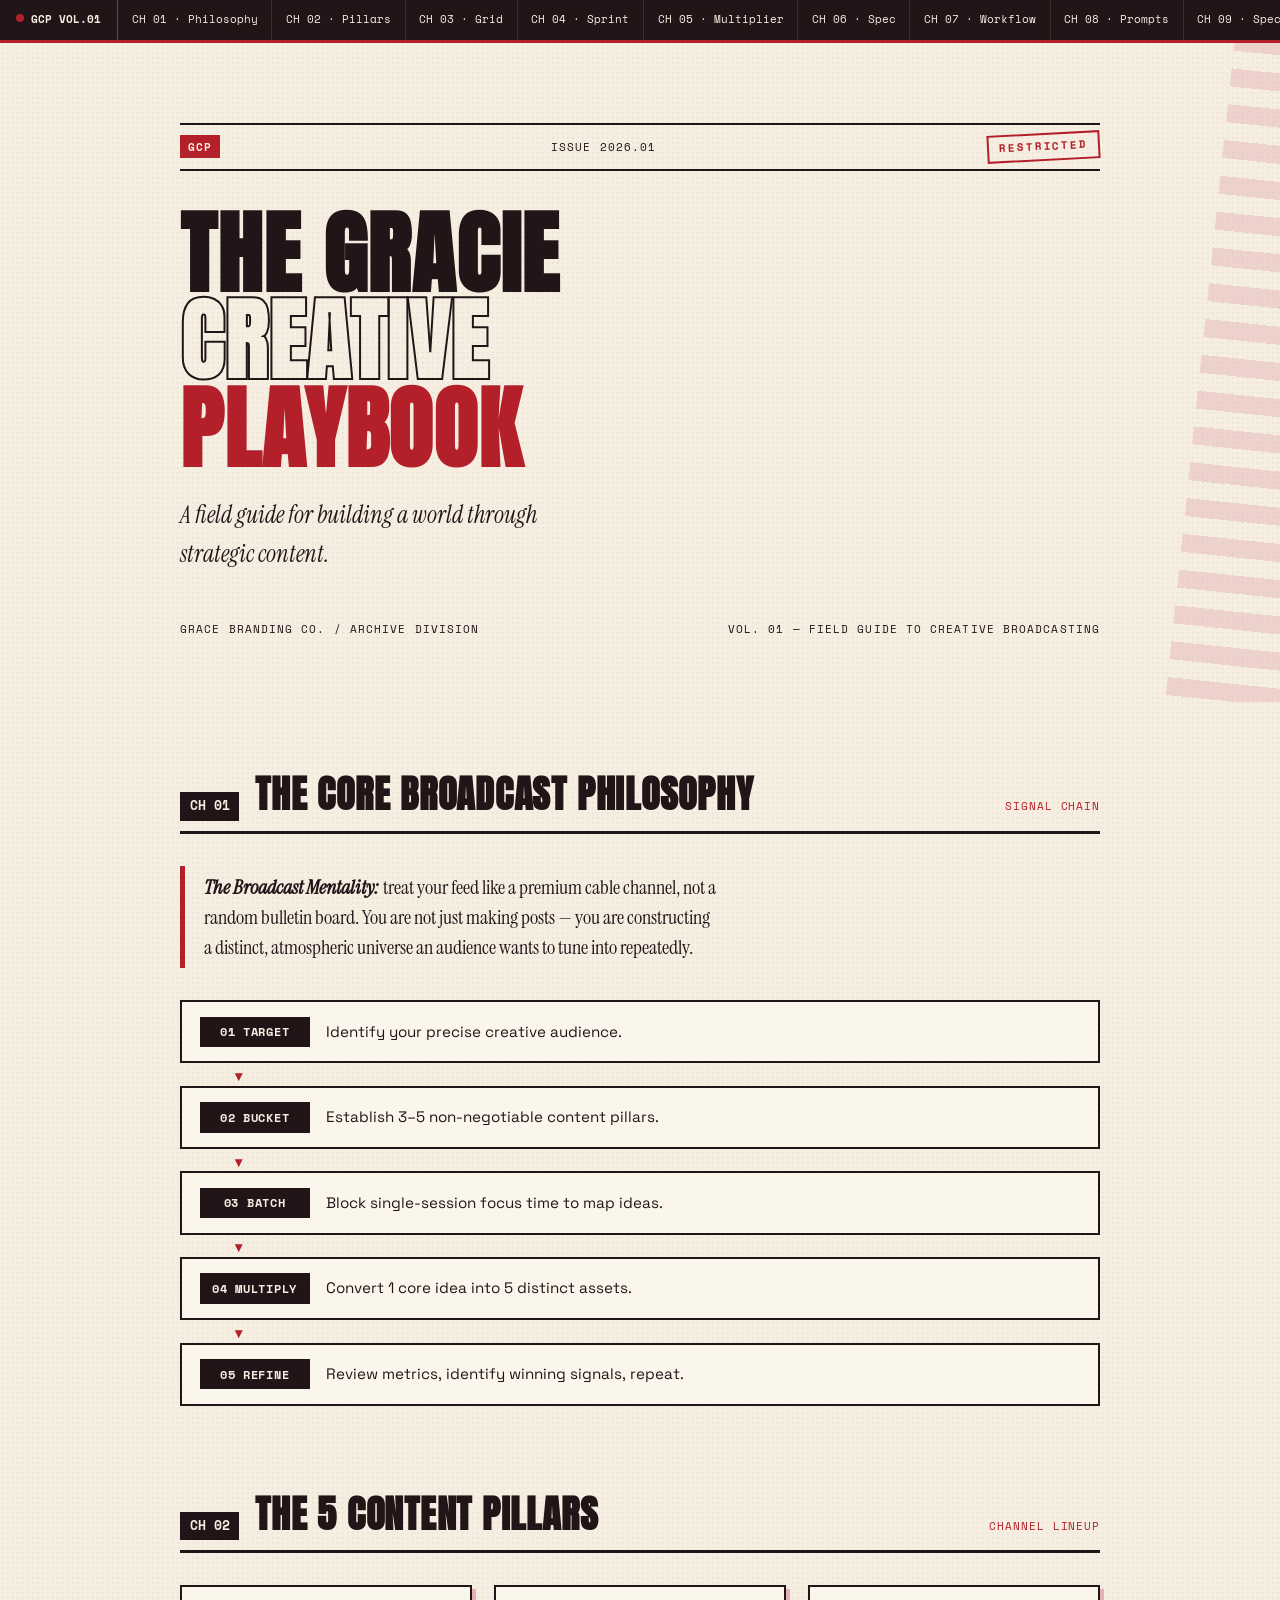
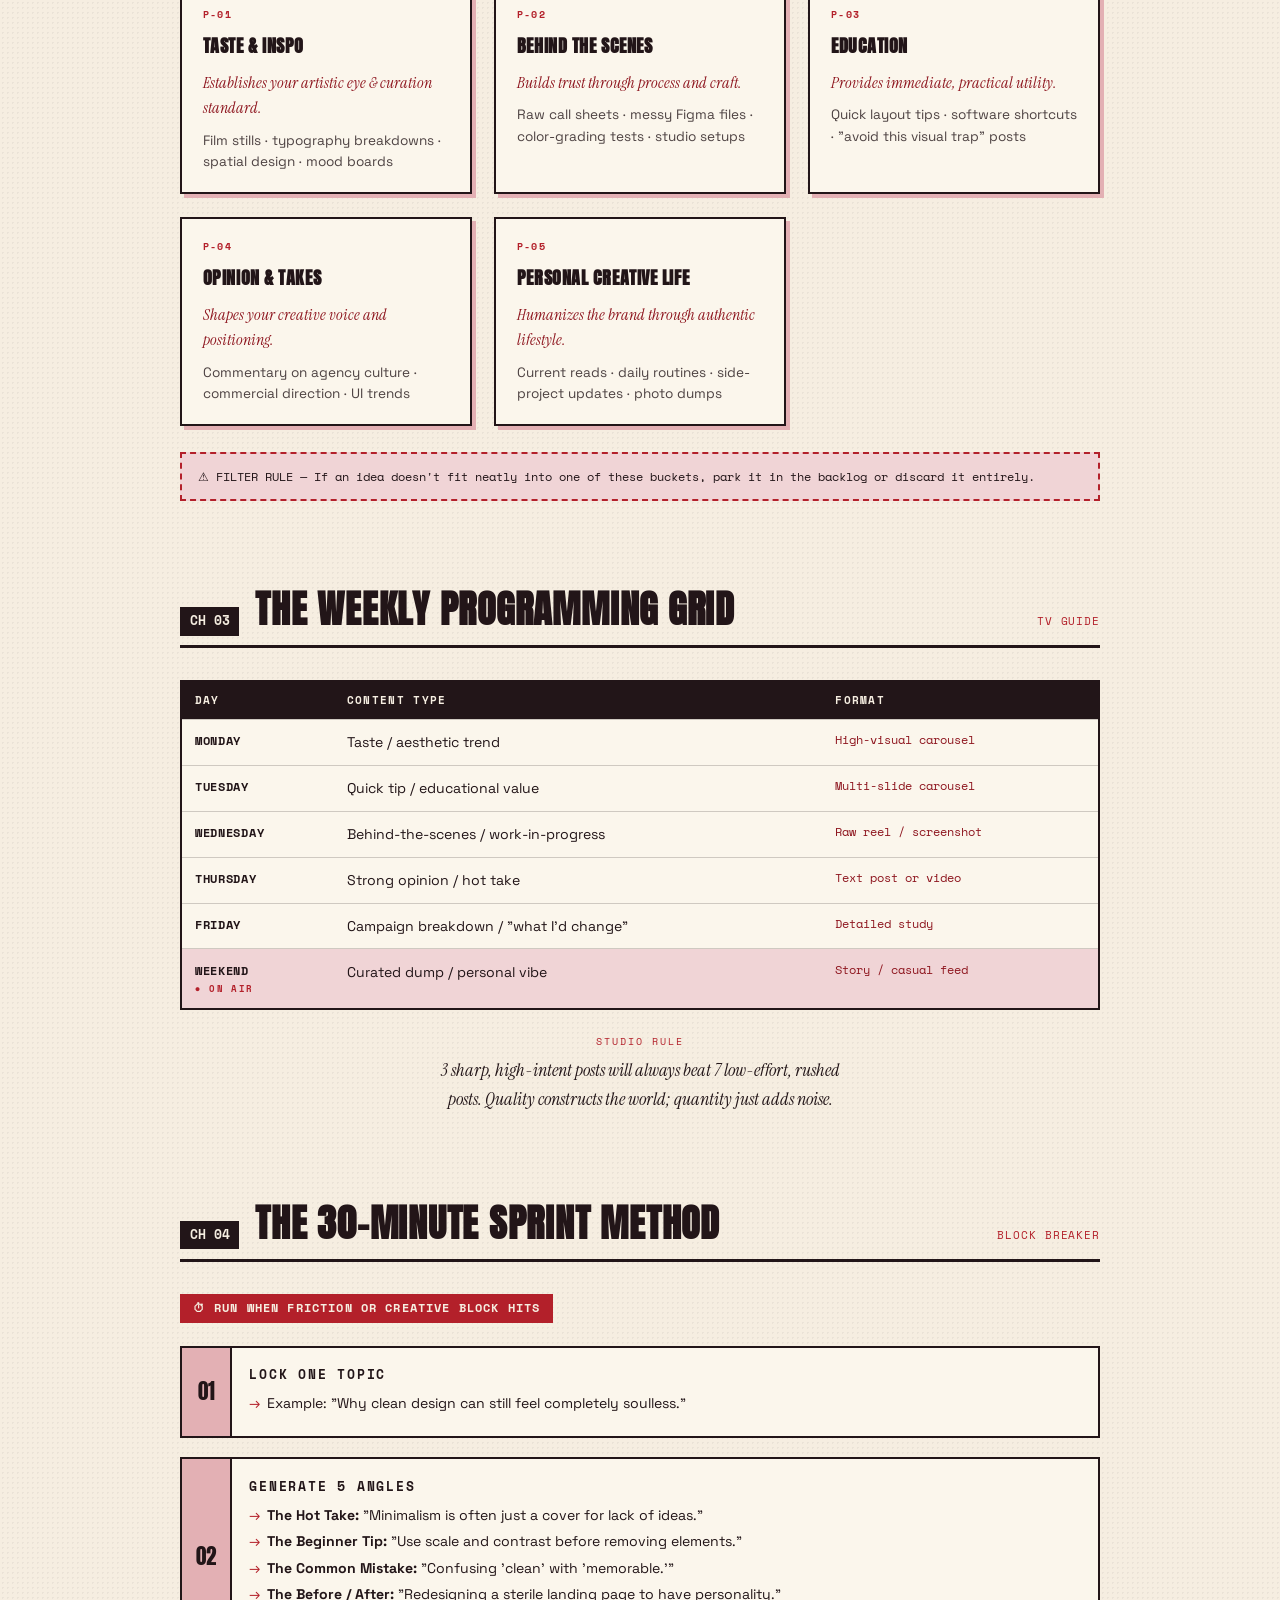
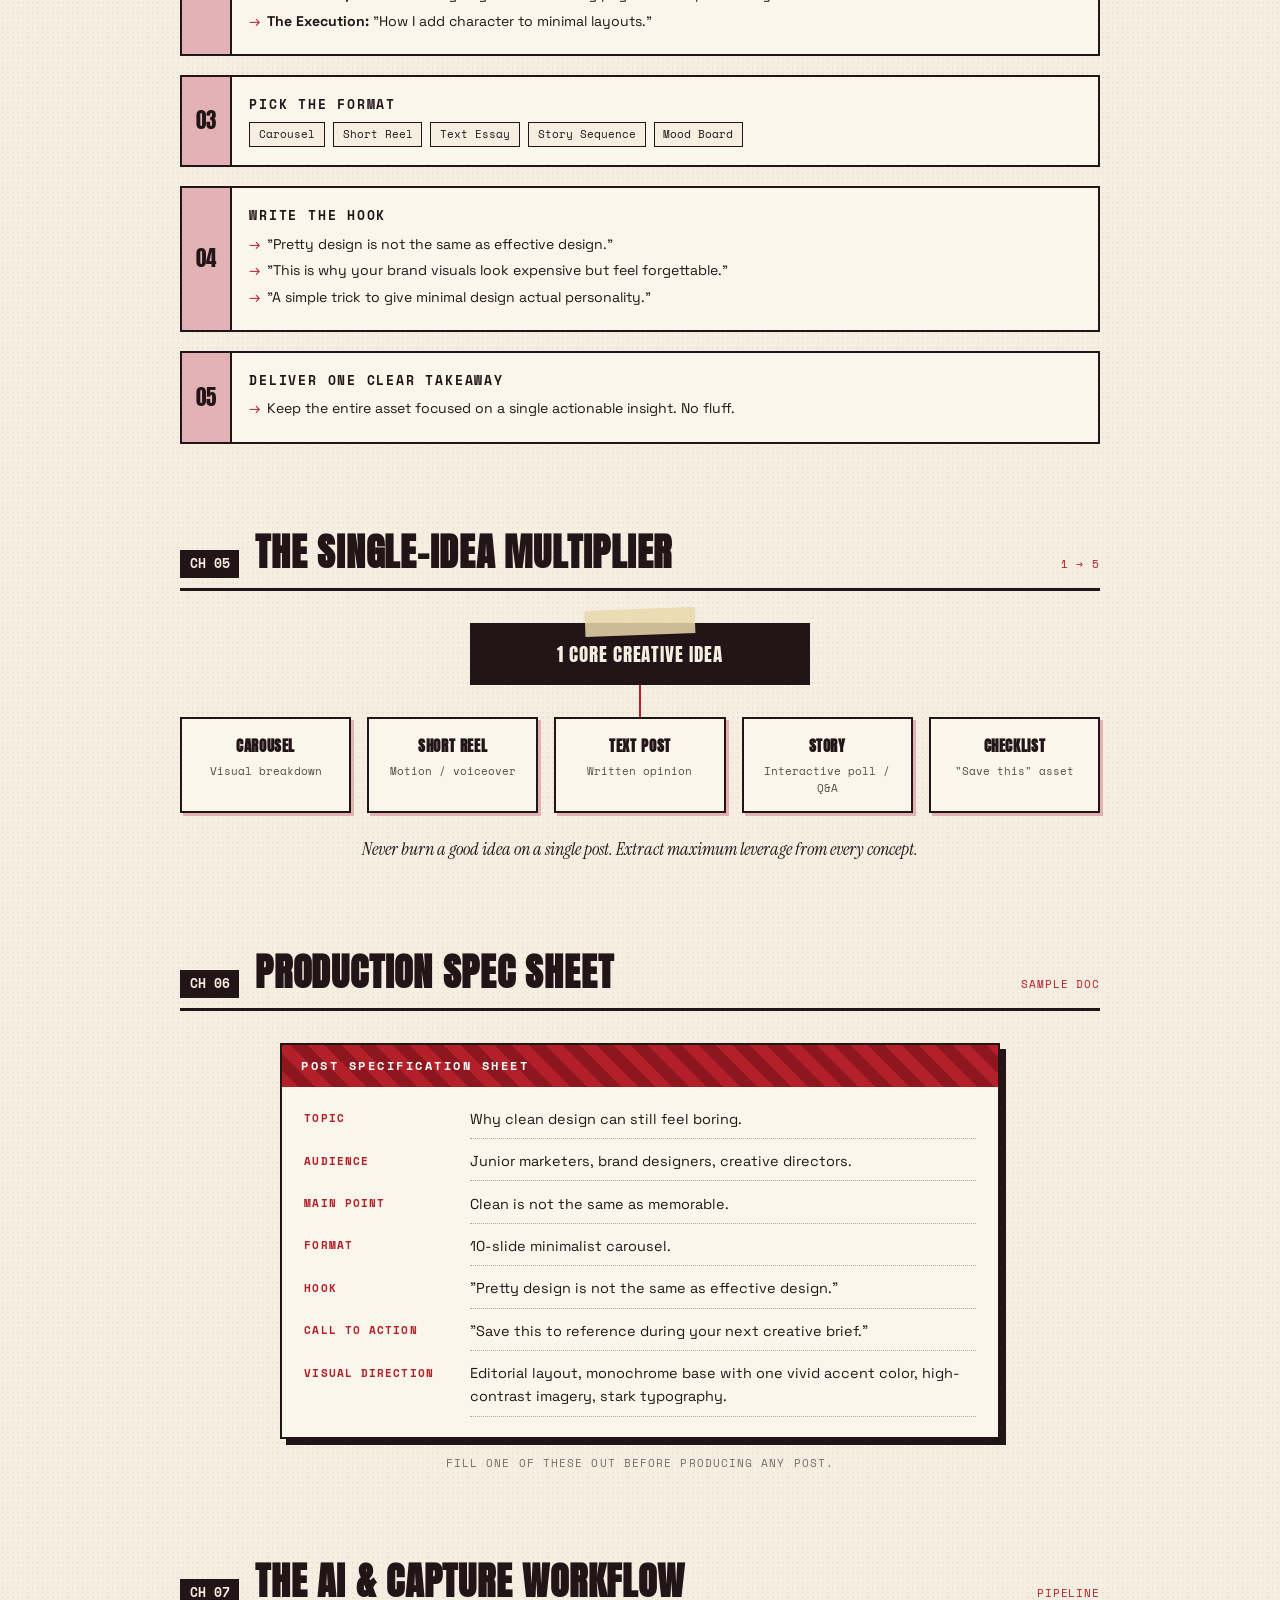
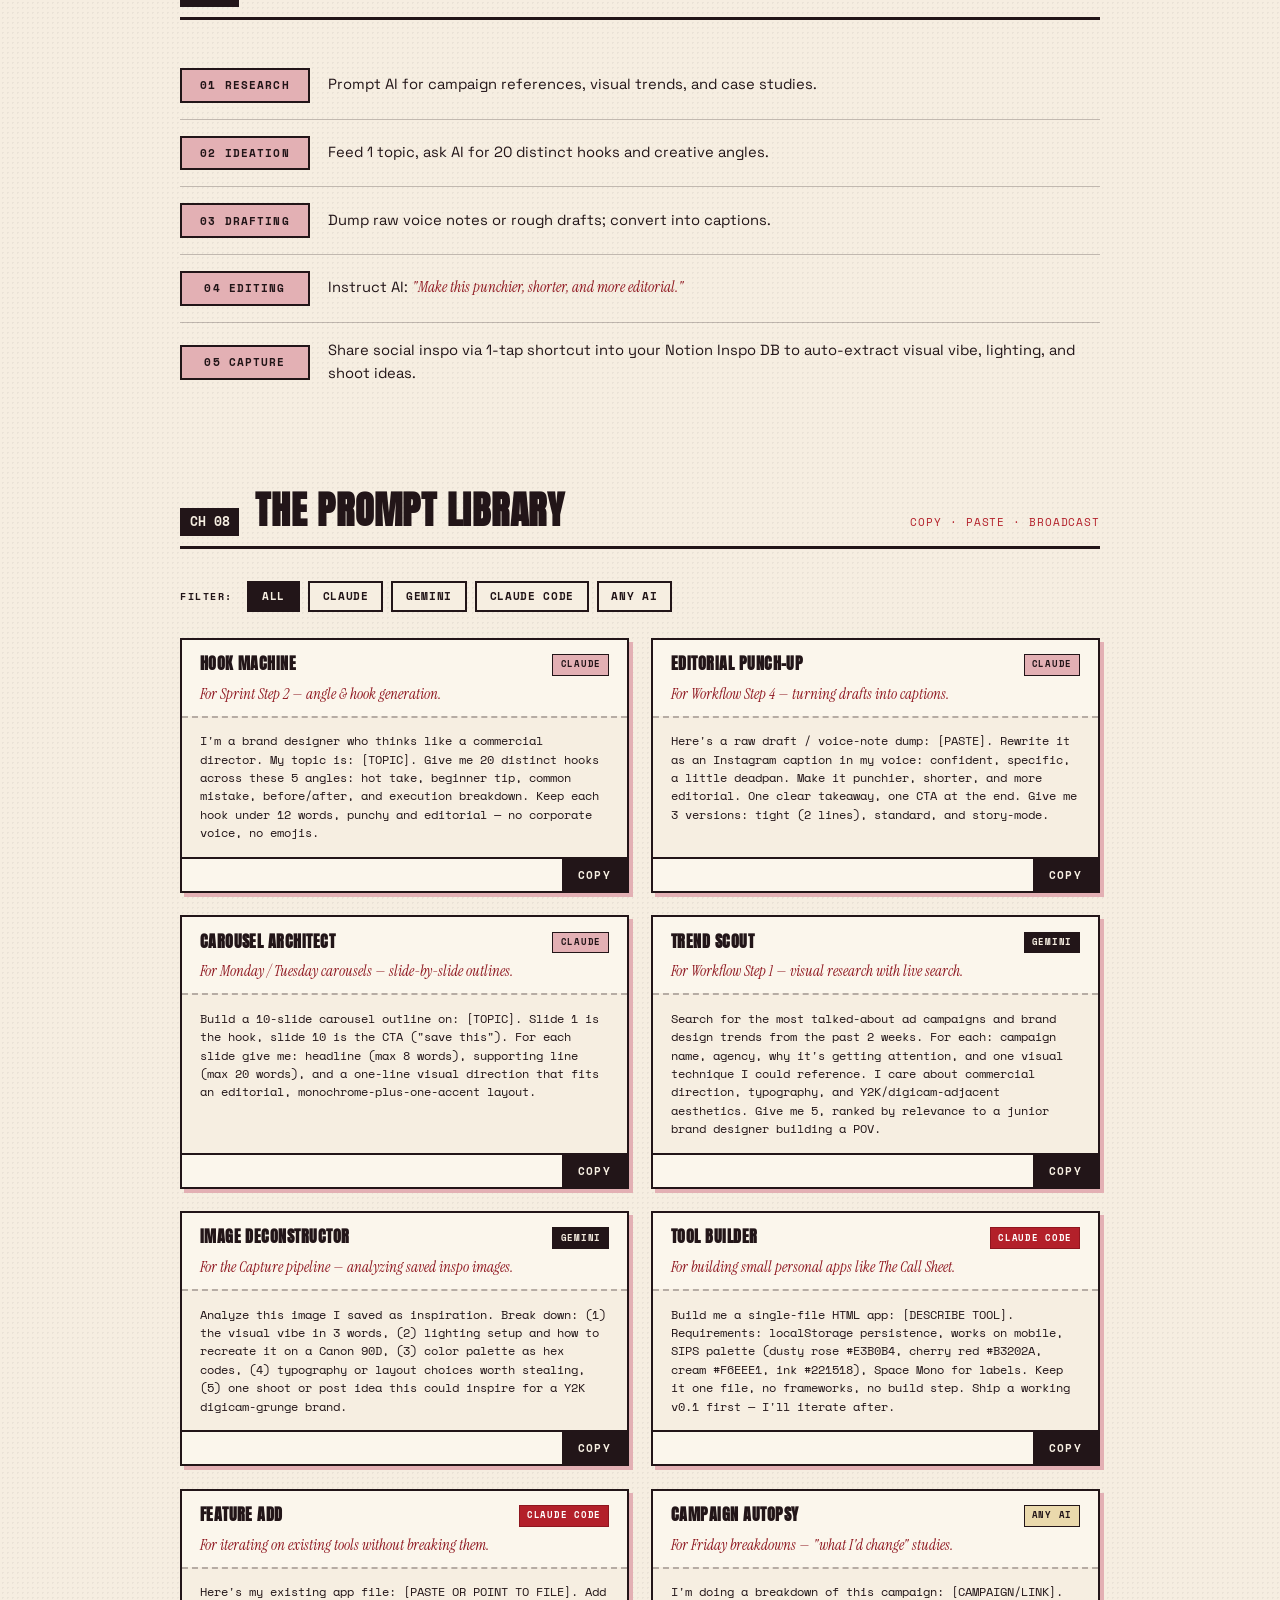
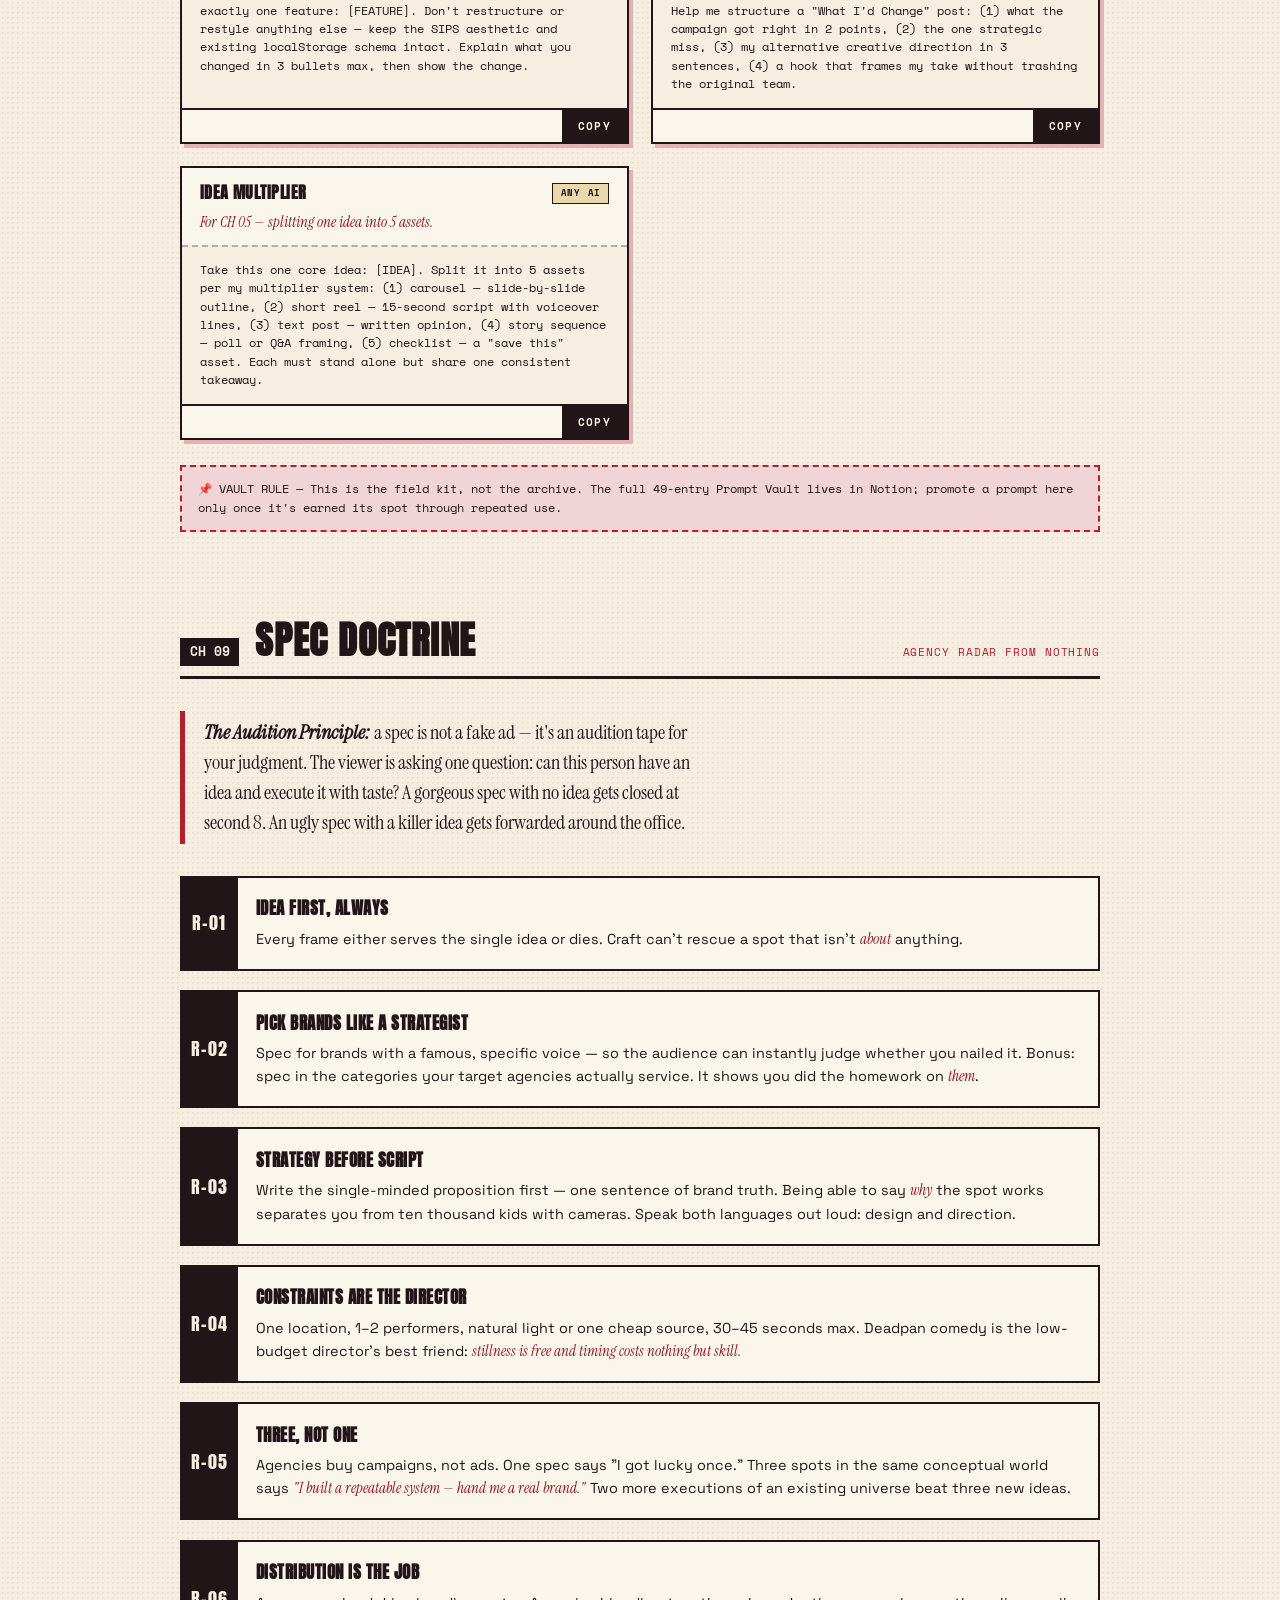
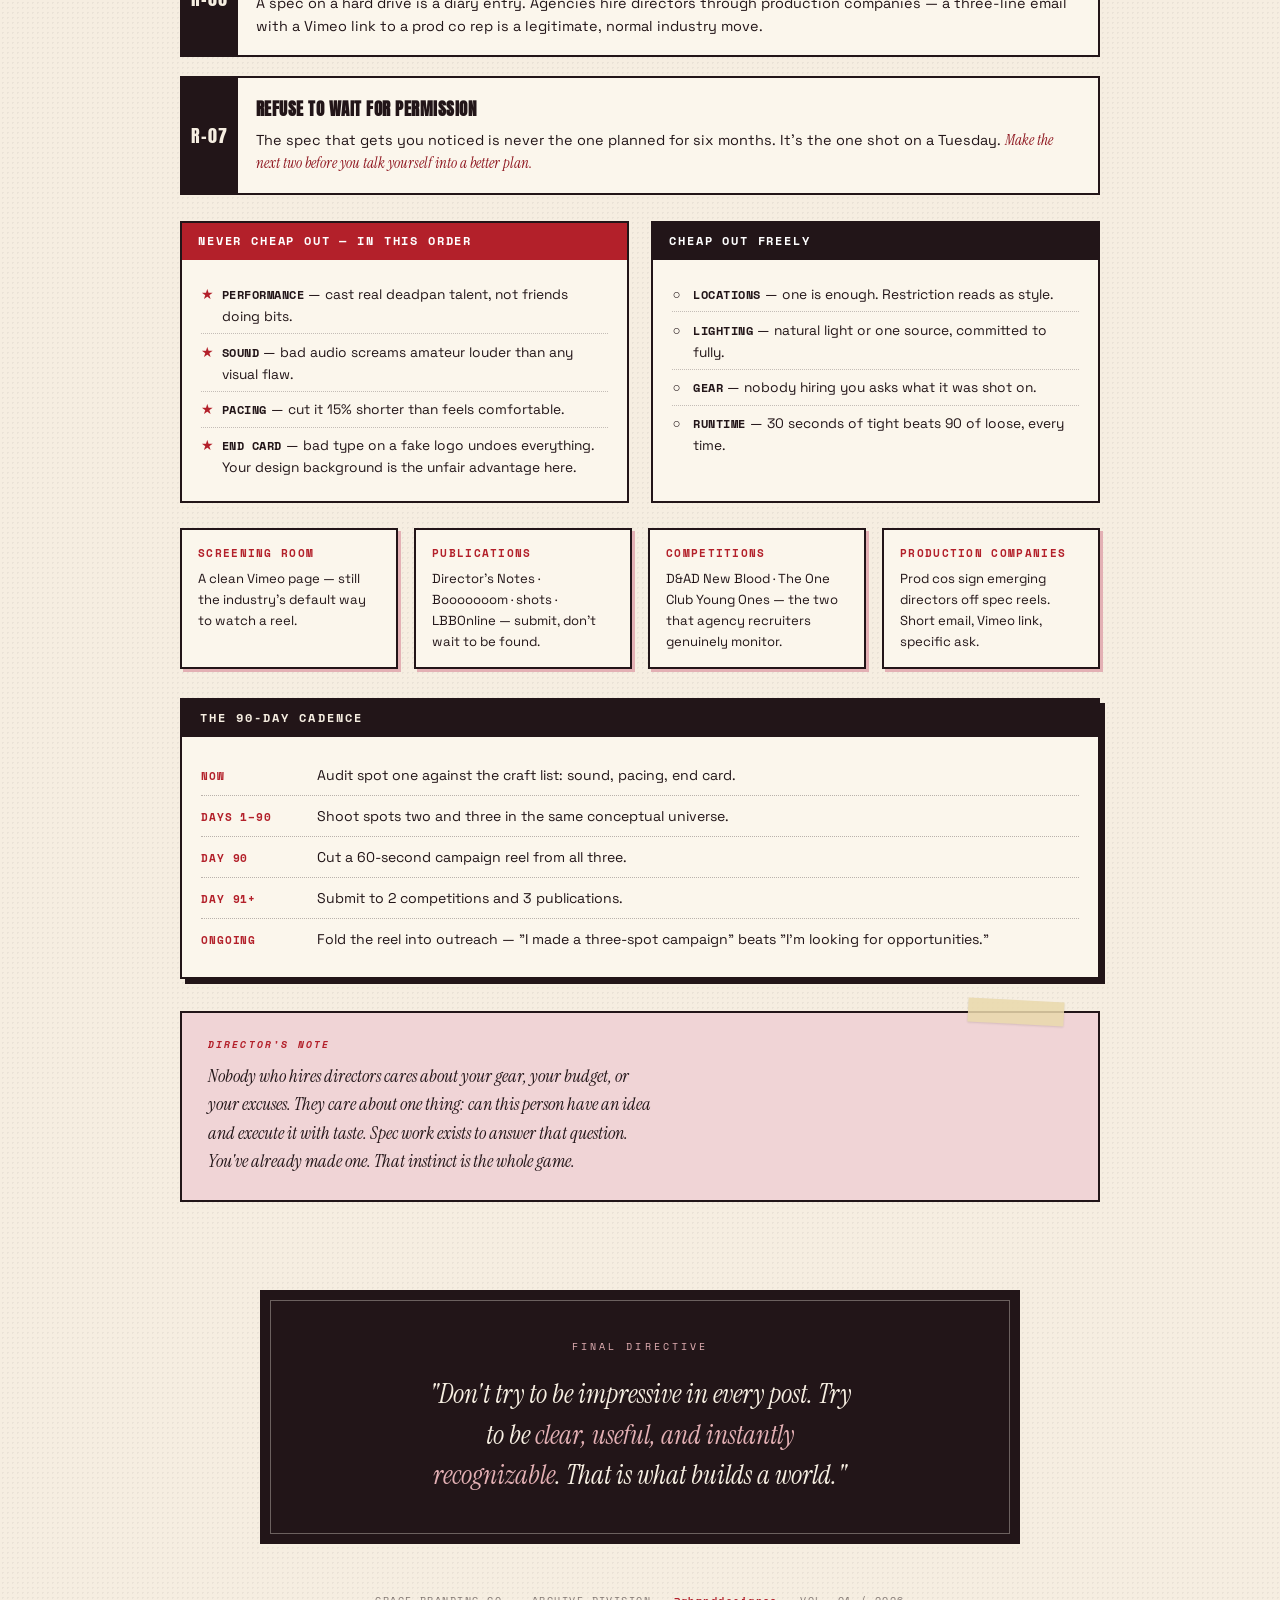
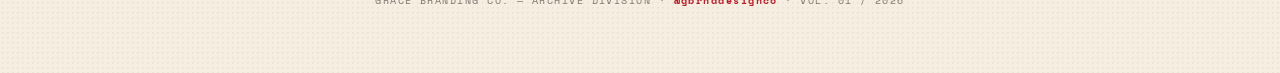
<file: playbook/index.html>
<!DOCTYPE html>
<html lang="en">
<head>
<meta charset="UTF-8">
<meta name="viewport" content="width=device-width, initial-scale=1.0">
<title>The Gracie Creative Playbook — Vol. 01</title>
<link rel="preconnect" href="https://fonts.googleapis.com">
<link href="https://fonts.googleapis.com/css2?family=Anton&family=Instrument+Serif:ital@0;1&family=Space+Mono:ital,wght@0,400;0,700;1,400&family=Space+Grotesk:wght@400;500;700&display=swap" rel="stylesheet">
<style>
  :root{
    --cream:#F6EEE1;
    --paper:#FBF6EC;
    --rose:#E3B0B4;
    --rose-soft:#F0D4D6;
    --cherry:#B3202A;
    --cherry-deep:#8E161F;
    --ink:#221518;
    --tape:#EAD9AC;
    --grain:rgba(34,21,24,.05);
  }
  *{margin:0;padding:0;box-sizing:border-box;}
  html{scroll-behavior:smooth;}
  @media (prefers-reduced-motion: reduce){
    html{scroll-behavior:auto;}
    *,*::before,*::after{animation:none !important;transition:none !important;}
  }
  body{
    background:var(--cream);
    color:var(--ink);
    font-family:'Space Grotesk',sans-serif;
    line-height:1.6;
    background-image:
      radial-gradient(var(--grain) 1px, transparent 1px);
    background-size:5px 5px;
  }
  ::selection{background:var(--cherry);color:var(--cream);}

  .mono{font-family:'Space Mono',monospace;}
  .display{font-family:'Anton',sans-serif;text-transform:uppercase;letter-spacing:.02em;}
  .serif{font-family:'Instrument Serif',serif;}

  /* ---------- CHANNEL NAV ---------- */
  nav{
    position:sticky;top:0;z-index:50;
    background:var(--ink);
    display:flex;align-items:center;gap:0;
    overflow-x:auto;
    border-bottom:3px solid var(--cherry);
  }
  nav .brand{
    color:var(--cream);
    font-family:'Space Mono',monospace;
    font-size:.68rem;font-weight:700;
    padding:.7rem 1rem;
    white-space:nowrap;
    border-right:1px solid rgba(246,238,225,.25);
    flex-shrink:0;
  }
  nav .brand .dot{
    display:inline-block;width:8px;height:8px;border-radius:50%;
    background:var(--cherry);margin-right:.45rem;
    animation:blink 2.4s infinite;
    vertical-align:1px;
  }
  @keyframes blink{0%,100%{opacity:1}50%{opacity:.25}}
  nav a{
    color:var(--cream);text-decoration:none;
    font-family:'Space Mono',monospace;
    font-size:.68rem;
    padding:.7rem .85rem;
    white-space:nowrap;
    border-right:1px solid rgba(246,238,225,.12);
    transition:background .15s,color .15s;
  }
  nav a:hover,nav a:focus-visible{background:var(--cherry);color:#fff;outline:none;}
  nav a:focus-visible{box-shadow:inset 0 0 0 2px #fff;}

  /* ---------- SHARED ---------- */
  .wrap{max-width:960px;margin:0 auto;padding:0 1.25rem;}
  section{padding:4.5rem 0 1rem;scroll-margin-top:60px;}

  .ch-head{
    display:flex;align-items:baseline;gap:1rem;flex-wrap:wrap;
    border-bottom:3px solid var(--ink);
    padding-bottom:.6rem;margin-bottom:2rem;
  }
  .ch-num{
    font-family:'Space Mono',monospace;font-weight:700;
    background:var(--ink);color:var(--cream);
    padding:.25rem .6rem;font-size:.8rem;
  }
  .ch-head h2{
    font-family:'Anton',sans-serif;text-transform:uppercase;
    font-size:clamp(1.6rem,4vw,2.4rem);letter-spacing:.02em;line-height:1.05;
  }
  .ch-head .sub{
    font-family:'Space Mono',monospace;font-size:.7rem;
    color:var(--cherry);margin-left:auto;letter-spacing:.08em;text-transform:uppercase;
  }

  .tape{
    position:relative;
  }
  .tape::before{
    content:"";
    position:absolute;top:-14px;left:50%;transform:translateX(-50%) rotate(-2deg);
    width:110px;height:26px;background:var(--tape);opacity:.85;
    box-shadow:0 1px 2px rgba(0,0,0,.12);
  }

  .card{
    background:var(--paper);
    border:2px solid var(--ink);
    box-shadow:5px 5px 0 var(--ink);
    padding:1.4rem 1.5rem;
  }

  .stamp{
    display:inline-block;
    font-family:'Space Mono',monospace;font-weight:700;font-size:.68rem;
    letter-spacing:.18em;text-transform:uppercase;
    color:var(--cherry);border:2px solid var(--cherry);
    padding:.2rem .6rem;transform:rotate(-3deg);
  }

  /* ---------- COVER ---------- */
  header.cover{
    padding:5rem 0 4rem;
    position:relative;
    overflow:hidden;
  }
  .cover .issue-row{
    display:flex;justify-content:space-between;align-items:center;
    font-family:'Space Mono',monospace;font-size:.7rem;letter-spacing:.1em;
    border-top:2px solid var(--ink);border-bottom:2px solid var(--ink);
    padding:.5rem 0;margin-bottom:2.5rem;
  }
  .cover .gcp{
    background:var(--cherry);color:var(--cream);
    padding:.15rem .5rem;font-weight:700;
  }
  .cover h1{
    font-family:'Anton',sans-serif;text-transform:uppercase;
    font-size:clamp(2.6rem,9vw,5.6rem);
    line-height:.98;letter-spacing:.01em;
  }
  .cover h1 .hollow{
    color:transparent;
    -webkit-text-stroke:2px var(--ink);
  }
  .cover h1 .red{color:var(--cherry);}
  .cover .tagline{
    font-family:'Instrument Serif',serif;font-style:italic;
    font-size:clamp(1.15rem,2.6vw,1.5rem);
    margin-top:1.4rem;max-width:34ch;
  }
  .cover .foot{
    display:flex;justify-content:space-between;align-items:center;flex-wrap:wrap;gap:1rem;
    margin-top:3rem;
    font-family:'Space Mono',monospace;font-size:.68rem;letter-spacing:.1em;
  }
  .cover .bar-strip{
    position:absolute;right:-40px;top:0;bottom:0;width:120px;
    background:repeating-linear-gradient(0deg,var(--rose) 0 18px,transparent 18px 36px);
    opacity:.45;transform:rotate(6deg);
    pointer-events:none;
  }

  /* ---------- 01 SIGNAL CHAIN ---------- */
  .chain{display:flex;flex-direction:column;gap:0;margin-top:2rem;}
  .chain-step{
    display:grid;grid-template-columns:110px 1fr;gap:1rem;align-items:center;
    background:var(--paper);border:2px solid var(--ink);
    padding:.9rem 1.1rem;
    position:relative;
  }
  .chain-step + .chain-step{margin-top:1.4rem;}
  .chain-step + .chain-step::before{
    content:"▼";
    position:absolute;top:-1.35rem;left:50px;
    color:var(--cherry);font-size:.85rem;
  }
  .chain-step .k{
    font-family:'Space Mono',monospace;font-weight:700;font-size:.75rem;
    background:var(--ink);color:var(--cream);text-align:center;
    padding:.35rem .3rem;letter-spacing:.06em;
  }
  .chain-step p{font-size:.95rem;}
  .philosophy{
    font-family:'Instrument Serif',serif;font-size:1.25rem;line-height:1.5;
    border-left:5px solid var(--cherry);
    padding:.4rem 0 .4rem 1.2rem;
    max-width:60ch;
  }
  .philosophy b{font-style:italic;}

  /* ---------- 02 PILLARS ---------- */
  .pillars{display:grid;grid-template-columns:repeat(auto-fit,minmax(260px,1fr));gap:1.4rem;margin-top:.5rem;}
  .pillar{
    background:var(--paper);border:2px solid var(--ink);
    box-shadow:4px 4px 0 var(--rose);
    padding:1.2rem 1.3rem;
    display:flex;flex-direction:column;gap:.55rem;
  }
  .pillar .ref{
    font-family:'Space Mono',monospace;font-size:.65rem;font-weight:700;
    color:var(--cherry);letter-spacing:.12em;
  }
  .pillar h3{
    font-family:'Anton',sans-serif;text-transform:uppercase;
    font-size:1.15rem;letter-spacing:.03em;
  }
  .pillar .intent{
    font-family:'Instrument Serif',serif;font-style:italic;font-size:1rem;
    color:var(--cherry-deep);
  }
  .pillar .ex{font-size:.85rem;color:rgba(34,21,24,.8);}
  .pillar-rule{
    margin-top:1.6rem;
    font-family:'Space Mono',monospace;font-size:.78rem;
    background:var(--rose-soft);border:2px dashed var(--cherry);
    padding:.8rem 1rem;
  }

  /* ---------- 03 PROGRAMMING GRID ---------- */
  .tv-guide{width:100%;border-collapse:collapse;background:var(--paper);border:2px solid var(--ink);}
  .tv-guide th{
    font-family:'Space Mono',monospace;font-size:.68rem;letter-spacing:.12em;text-transform:uppercase;
    background:var(--ink);color:var(--cream);
    padding:.6rem .8rem;text-align:left;
  }
  .tv-guide td{
    padding:.7rem .8rem;border-top:1px solid rgba(34,21,24,.2);
    font-size:.88rem;vertical-align:top;
  }
  .tv-guide td.day{
    font-family:'Space Mono',monospace;font-weight:700;font-size:.75rem;letter-spacing:.06em;
    white-space:nowrap;
  }
  .tv-guide td.fmt{
    font-family:'Space Mono',monospace;font-size:.72rem;color:var(--cherry-deep);
  }
  .tv-guide tr.today td{background:var(--rose-soft);}
  .tv-guide tr.today td.day::after{
    content:"● ON AIR";
    display:block;font-size:.58rem;color:var(--cherry);letter-spacing:.15em;margin-top:.15rem;
  }
  .studio-rule{
    margin-top:1.5rem;
    font-family:'Instrument Serif',serif;font-style:italic;font-size:1.15rem;
    text-align:center;max-width:52ch;margin-left:auto;margin-right:auto;
  }
  .studio-rule .lbl{
    display:block;font-family:'Space Mono',monospace;font-style:normal;font-size:.62rem;
    letter-spacing:.2em;text-transform:uppercase;color:var(--cherry);margin-bottom:.35rem;
  }

  /* ---------- 04 SPRINT ---------- */
  .sprint{counter-reset:step;display:flex;flex-direction:column;gap:1.2rem;}
  .sprint .step{
    counter-increment:step;
    background:var(--paper);border:2px solid var(--ink);
    padding:1.1rem 1.3rem 1.1rem 4.2rem;position:relative;
  }
  .sprint .step::before{
    content:counter(step,decimal-leading-zero);
    position:absolute;left:0;top:0;bottom:0;width:3rem;
    display:flex;align-items:center;justify-content:center;
    font-family:'Anton',sans-serif;font-size:1.3rem;
    background:var(--rose);color:var(--ink);
    border-right:2px solid var(--ink);
  }
  .sprint h3{
    font-family:'Space Mono',monospace;font-size:.8rem;font-weight:700;
    letter-spacing:.14em;text-transform:uppercase;margin-bottom:.4rem;
  }
  .sprint ul{list-style:none;font-size:.88rem;}
  .sprint li{padding-left:1.1rem;position:relative;margin:.25rem 0;}
  .sprint li::before{content:"→";position:absolute;left:0;color:var(--cherry);}
  .sprint .formats{display:flex;flex-wrap:wrap;gap:.5rem;margin-top:.2rem;}
  .sprint .formats span{
    font-family:'Space Mono',monospace;font-size:.68rem;
    border:1.5px solid var(--ink);padding:.2rem .55rem;background:var(--cream);
  }
  .clock-tag{
    display:inline-flex;align-items:center;gap:.5rem;
    font-family:'Space Mono',monospace;font-size:.72rem;font-weight:700;letter-spacing:.1em;
    background:var(--cherry);color:var(--cream);padding:.35rem .8rem;margin-bottom:1.4rem;
  }

  /* ---------- 05 MULTIPLIER ---------- */
  .mult-core{
    text-align:center;max-width:340px;margin:0 auto 0;
    background:var(--ink);color:var(--cream);
    font-family:'Anton',sans-serif;text-transform:uppercase;font-size:1.2rem;letter-spacing:.05em;
    padding:1rem 1.4rem;position:relative;z-index:2;
  }
  .mult-line{
    width:2px;height:2rem;background:var(--cherry);margin:0 auto;
  }
  .mult-grid{display:grid;grid-template-columns:repeat(auto-fit,minmax(150px,1fr));gap:1rem;}
  .mult-item{
    background:var(--paper);border:2px solid var(--ink);
    padding:.9rem .8rem;text-align:center;
    box-shadow:3px 3px 0 var(--rose);
  }
  .mult-item h4{
    font-family:'Anton',sans-serif;text-transform:uppercase;font-size:.95rem;letter-spacing:.04em;
    margin-bottom:.3rem;
  }
  .mult-item p{font-family:'Space Mono',monospace;font-size:.66rem;color:rgba(34,21,24,.75);}
  .mult-note{
    margin-top:1.4rem;text-align:center;
    font-family:'Instrument Serif',serif;font-style:italic;font-size:1.1rem;
  }

  /* ---------- 06 SPEC SHEET ---------- */
  .spec{
    background:var(--paper);border:2px solid var(--ink);
    box-shadow:6px 6px 0 var(--ink);
    padding:0;overflow:hidden;
    max-width:720px;margin:0 auto;
  }
  .spec .spec-head{
    background:repeating-linear-gradient(45deg,var(--cherry) 0 12px,var(--cherry-deep) 12px 24px);
    color:#fff;
    font-family:'Space Mono',monospace;font-weight:700;font-size:.78rem;letter-spacing:.2em;
    padding:.7rem 1.2rem;text-transform:uppercase;
  }
  .spec dl{padding:1.3rem 1.4rem;display:grid;grid-template-columns:150px 1fr;gap:.7rem 1rem;}
  .spec dt{
    font-family:'Space Mono',monospace;font-size:.68rem;font-weight:700;letter-spacing:.1em;
    text-transform:uppercase;color:var(--cherry);padding-top:.15rem;
  }
  .spec dd{font-size:.9rem;border-bottom:1px dotted rgba(34,21,24,.35);padding-bottom:.45rem;}
  @media(max-width:560px){.spec dl{grid-template-columns:1fr;gap:.15rem .5rem;}.spec dd{margin-bottom:.6rem;}}
  .spec-caption{
    text-align:center;font-family:'Space Mono',monospace;font-size:.68rem;
    letter-spacing:.1em;color:rgba(34,21,24,.6);margin-top:1rem;
  }

  /* ---------- 07 AI WORKFLOW ---------- */
  .flow{display:flex;flex-direction:column;gap:0;}
  .flow-step{
    display:grid;grid-template-columns:130px 1fr;align-items:center;gap:1.1rem;
    padding:1rem 0;
    border-bottom:1px solid rgba(34,21,24,.25);
  }
  .flow-step:last-child{border-bottom:none;}
  .flow-step .tag{
    font-family:'Space Mono',monospace;font-weight:700;font-size:.7rem;letter-spacing:.1em;
    background:var(--rose);border:2px solid var(--ink);
    text-align:center;padding:.4rem .3rem;
  }
  .flow-step p{font-size:.92rem;}
  .flow-step p .q{font-family:'Instrument Serif',serif;font-style:italic;color:var(--cherry-deep);}

  /* ---------- 08 PROMPT LIBRARY ---------- */
  .filter-row{
    display:flex;flex-wrap:wrap;gap:.5rem;margin-bottom:1.6rem;align-items:center;
  }
  .filter-row .flabel{
    font-family:'Space Mono',monospace;font-size:.65rem;font-weight:700;
    letter-spacing:.15em;text-transform:uppercase;margin-right:.4rem;
  }
  .filter-btn{
    font-family:'Space Mono',monospace;font-size:.68rem;font-weight:700;
    letter-spacing:.06em;text-transform:uppercase;
    background:var(--cream);border:2px solid var(--ink);color:var(--ink);
    padding:.35rem .8rem;cursor:pointer;
    transition:background .15s,color .15s,box-shadow .15s;
  }
  .filter-btn:hover{box-shadow:2px 2px 0 var(--ink);}
  .filter-btn:focus-visible{outline:2px solid var(--cherry);outline-offset:2px;}
  .filter-btn.active{background:var(--ink);color:var(--cream);}
  .prompt-grid{display:grid;grid-template-columns:repeat(auto-fit,minmax(300px,1fr));gap:1.4rem;}
  .prompt-card{
    background:var(--paper);border:2px solid var(--ink);
    box-shadow:4px 4px 0 var(--rose);
    display:flex;flex-direction:column;
  }
  .prompt-card.hidden{display:none;}
  .prompt-card .pc-top{
    display:flex;justify-content:space-between;align-items:flex-start;gap:.6rem;
    padding:.9rem 1.1rem .3rem;
  }
  .prompt-card h3{
    font-family:'Anton',sans-serif;text-transform:uppercase;
    font-size:1rem;letter-spacing:.03em;line-height:1.2;
  }
  .ai-tags{display:flex;flex-wrap:wrap;gap:.35rem;justify-content:flex-end;flex-shrink:0;}
  .ai-tag{
    font-family:'Space Mono',monospace;font-size:.58rem;font-weight:700;
    letter-spacing:.08em;text-transform:uppercase;
    padding:.15rem .45rem;border:1.5px solid var(--ink);white-space:nowrap;
  }
  .ai-tag.claude{background:var(--rose);color:var(--ink);}
  .ai-tag.gemini{background:var(--ink);color:var(--cream);}
  .ai-tag.claude-code{background:var(--cherry);color:#fff;border-color:var(--cherry-deep);}
  .ai-tag.any{background:var(--tape);color:var(--ink);}
  .prompt-card .use{
    font-family:'Instrument Serif',serif;font-style:italic;font-size:.92rem;
    color:var(--cherry-deep);padding:.15rem 1.1rem .6rem;
  }
  .prompt-card pre{
    font-family:'Space Mono',monospace;font-size:.74rem;line-height:1.55;
    white-space:pre-wrap;word-break:break-word;
    background:var(--cream);border-top:2px dashed rgba(34,21,24,.3);
    padding:.9rem 1.1rem;flex:1;margin:0;
  }
  .prompt-card .pc-foot{
    display:flex;justify-content:flex-end;
    border-top:2px solid var(--ink);
  }
  .copy-btn{
    font-family:'Space Mono',monospace;font-size:.66rem;font-weight:700;
    letter-spacing:.12em;text-transform:uppercase;
    background:var(--ink);color:var(--cream);border:none;
    padding:.5rem 1rem;cursor:pointer;transition:background .15s;
  }
  .copy-btn:hover{background:var(--cherry);}
  .copy-btn:focus-visible{outline:2px solid var(--cherry);outline-offset:-4px;}
  .copy-btn.copied{background:var(--cherry);}
  .prompt-note{
    margin-top:1.6rem;
    font-family:'Space Mono',monospace;font-size:.72rem;
    background:var(--rose-soft);border:2px dashed var(--cherry);
    padding:.8rem 1rem;
  }

  /* ---------- 09 SPEC DOCTRINE ---------- */
  .doctrine{display:flex;flex-direction:column;gap:1.2rem;margin-top:2rem;}
  .rule{
    background:var(--paper);border:2px solid var(--ink);
    padding:1.1rem 1.3rem 1.1rem 4.6rem;position:relative;
  }
  .rule::before{
    content:attr(data-rule);
    position:absolute;left:0;top:0;bottom:0;width:3.4rem;
    display:flex;align-items:center;justify-content:center;
    font-family:'Anton',sans-serif;font-size:1.15rem;
    background:var(--ink);color:var(--cream);
    border-right:2px solid var(--ink);letter-spacing:.05em;
  }
  .rule h3{
    font-family:'Anton',sans-serif;text-transform:uppercase;
    font-size:1.05rem;letter-spacing:.03em;margin-bottom:.35rem;
  }
  .rule p{font-size:.9rem;}
  .rule p em{font-family:'Instrument Serif',serif;font-size:1.02em;color:var(--cherry-deep);}
  .craft-split{
    display:grid;grid-template-columns:repeat(auto-fit,minmax(280px,1fr));gap:1.4rem;margin-top:1.6rem;
  }
  .craft-col{background:var(--paper);border:2px solid var(--ink);}
  .craft-col .cc-head{
    font-family:'Space Mono',monospace;font-weight:700;font-size:.72rem;
    letter-spacing:.16em;text-transform:uppercase;
    padding:.6rem 1rem;color:#fff;
  }
  .craft-col.spend .cc-head{background:var(--cherry);}
  .craft-col.save .cc-head{background:var(--ink);}
  .craft-col ul{list-style:none;padding:1rem 1.2rem;}
  .craft-col li{
    font-size:.86rem;padding:.4rem 0 .4rem 1.3rem;position:relative;
    border-bottom:1px dotted rgba(34,21,24,.25);
  }
  .craft-col li:last-child{border-bottom:none;}
  .craft-col.spend li::before{content:"★";position:absolute;left:0;color:var(--cherry);}
  .craft-col.save li::before{content:"○";position:absolute;left:0;color:var(--ink);}
  .craft-col li b{font-family:'Space Mono',monospace;font-size:.76rem;letter-spacing:.04em;}
  .channels{
    margin-top:1.6rem;
    display:grid;grid-template-columns:repeat(auto-fit,minmax(210px,1fr));gap:1rem;
  }
  .channel{
    border:2px solid var(--ink);background:var(--paper);
    padding:.9rem 1rem;box-shadow:3px 3px 0 var(--rose);
  }
  .channel h4{
    font-family:'Space Mono',monospace;font-size:.68rem;font-weight:700;
    letter-spacing:.12em;text-transform:uppercase;color:var(--cherry);margin-bottom:.4rem;
  }
  .channel p{font-size:.82rem;}
  .cadence{
    margin-top:1.8rem;border:2px solid var(--ink);background:var(--paper);
    box-shadow:5px 5px 0 var(--ink);
  }
  .cadence .cd-head{
    background:var(--ink);color:var(--cream);
    font-family:'Space Mono',monospace;font-weight:700;font-size:.72rem;
    letter-spacing:.18em;text-transform:uppercase;padding:.6rem 1.1rem;
  }
  .cadence ol{list-style:none;counter-reset:cad;padding:1.1rem 1.2rem;}
  .cadence li{
    counter-increment:cad;
    display:grid;grid-template-columns:100px 1fr;gap:1rem;
    padding:.55rem 0;font-size:.88rem;
    border-bottom:1px dotted rgba(34,21,24,.3);align-items:baseline;
  }
  .cadence li:last-child{border-bottom:none;}
  .cadence li .when{
    font-family:'Space Mono',monospace;font-size:.66rem;font-weight:700;
    letter-spacing:.08em;color:var(--cherry);text-transform:uppercase;
  }
  .directors-note{
    margin-top:2rem;
    background:var(--rose-soft);border:2px solid var(--ink);
    padding:1.5rem 1.6rem;position:relative;
  }
  .directors-note::before{
    content:"";
    position:absolute;top:-13px;right:34px;transform:rotate(3deg);
    width:96px;height:24px;background:var(--tape);opacity:.85;
    box-shadow:0 1px 2px rgba(0,0,0,.12);
  }
  .directors-note .dn-label{
    font-family:'Space Mono',monospace;font-size:.62rem;font-weight:700;
    letter-spacing:.22em;text-transform:uppercase;color:var(--cherry);margin-bottom:.6rem;
  }
  .directors-note p{
    font-family:'Instrument Serif',serif;font-style:italic;
    font-size:1.15rem;line-height:1.55;max-width:56ch;
  }

  /* ---------- FINAL ---------- */
  .final{
    margin:4.5rem auto 0;max-width:760px;
    background:var(--ink);color:var(--cream);
    padding:3rem 2rem;text-align:center;position:relative;
  }
  .final::before{
    content:"";position:absolute;inset:10px;border:1px solid rgba(246,238,225,.35);pointer-events:none;
  }
  .final .lbl{
    font-family:'Space Mono',monospace;font-size:.65rem;letter-spacing:.3em;text-transform:uppercase;
    color:var(--rose);margin-bottom:1.2rem;
  }
  .final blockquote{
    font-family:'Instrument Serif',serif;font-style:italic;
    font-size:clamp(1.25rem,3.2vw,1.7rem);line-height:1.5;max-width:36ch;margin:0 auto;
  }
  .final blockquote b{color:var(--rose);font-weight:400;}

  footer{
    text-align:center;padding:3rem 1rem 4rem;
    font-family:'Space Mono',monospace;font-size:.65rem;letter-spacing:.14em;
    color:rgba(34,21,24,.55);
  }
  footer .sig{color:var(--cherry);font-weight:700;}
</style>
</head>
<body>

<nav aria-label="Playbook chapters">
  <span class="brand"><span class="dot"></span>GCP&nbsp;VOL.01</span>
  <a href="#ch1">CH 01 · Philosophy</a>
  <a href="#ch2">CH 02 · Pillars</a>
  <a href="#ch3">CH 03 · Grid</a>
  <a href="#ch4">CH 04 · Sprint</a>
  <a href="#ch5">CH 05 · Multiplier</a>
  <a href="#ch6">CH 06 · Spec</a>
  <a href="#ch7">CH 07 · Workflow</a>
  <a href="#ch8">CH 08 · Prompts</a>
  <a href="#ch9">CH 09 · Spec Doctrine</a>
</nav>

<header class="cover">
  <div class="bar-strip" aria-hidden="true"></div>
  <div class="wrap">
    <div class="issue-row">
      <span class="gcp">GCP</span>
      <span>ISSUE 2026.01</span>
      <span class="stamp">Restricted</span>
    </div>
    <h1>
      The Gracie<br>
      <span class="hollow">Creative</span><br>
      <span class="red">Playbook</span>
    </h1>
    <p class="tagline">A field guide for building a world through strategic content.</p>
    <div class="foot">
      <span>GRACE BRANDING CO. / ARCHIVE DIVISION</span>
      <span>VOL. 01 — FIELD GUIDE TO CREATIVE BROADCASTING</span>
    </div>
  </div>
</header>

<main class="wrap">

  <!-- CH 01 -->
  <section id="ch1">
    <div class="ch-head">
      <span class="ch-num">CH 01</span>
      <h2>The Core Broadcast Philosophy</h2>
      <span class="sub">Signal Chain</span>
    </div>
    <p class="philosophy">
      <b>The Broadcast Mentality:</b> treat your feed like a premium cable channel, not a random bulletin board. You are not just making posts — you are constructing a distinct, atmospheric universe an audience wants to tune into repeatedly.
    </p>
    <div class="chain">
      <div class="chain-step"><span class="k">01 TARGET</span><p>Identify your precise creative audience.</p></div>
      <div class="chain-step"><span class="k">02 BUCKET</span><p>Establish 3–5 non-negotiable content pillars.</p></div>
      <div class="chain-step"><span class="k">03 BATCH</span><p>Block single-session focus time to map ideas.</p></div>
      <div class="chain-step"><span class="k">04 MULTIPLY</span><p>Convert 1 core idea into 5 distinct assets.</p></div>
      <div class="chain-step"><span class="k">05 REFINE</span><p>Review metrics, identify winning signals, repeat.</p></div>
    </div>
  </section>

  <!-- CH 02 -->
  <section id="ch2">
    <div class="ch-head">
      <span class="ch-num">CH 02</span>
      <h2>The 5 Content Pillars</h2>
      <span class="sub">Channel Lineup</span>
    </div>
    <div class="pillars">
      <div class="pillar">
        <span class="ref">P-01</span>
        <h3>Taste &amp; Inspo</h3>
        <p class="intent">Establishes your artistic eye &amp; curation standard.</p>
        <p class="ex">Film stills · typography breakdowns · spatial design · mood boards</p>
      </div>
      <div class="pillar">
        <span class="ref">P-02</span>
        <h3>Behind the Scenes</h3>
        <p class="intent">Builds trust through process and craft.</p>
        <p class="ex">Raw call sheets · messy Figma files · color-grading tests · studio setups</p>
      </div>
      <div class="pillar">
        <span class="ref">P-03</span>
        <h3>Education</h3>
        <p class="intent">Provides immediate, practical utility.</p>
        <p class="ex">Quick layout tips · software shortcuts · "avoid this visual trap" posts</p>
      </div>
      <div class="pillar">
        <span class="ref">P-04</span>
        <h3>Opinion &amp; Takes</h3>
        <p class="intent">Shapes your creative voice and positioning.</p>
        <p class="ex">Commentary on agency culture · commercial direction · UI trends</p>
      </div>
      <div class="pillar">
        <span class="ref">P-05</span>
        <h3>Personal Creative Life</h3>
        <p class="intent">Humanizes the brand through authentic lifestyle.</p>
        <p class="ex">Current reads · daily routines · side-project updates · photo dumps</p>
      </div>
    </div>
    <p class="pillar-rule">⚠ FILTER RULE — If an idea doesn't fit neatly into one of these buckets, park it in the backlog or discard it entirely.</p>
  </section>

  <!-- CH 03 -->
  <section id="ch3">
    <div class="ch-head">
      <span class="ch-num">CH 03</span>
      <h2>The Weekly Programming Grid</h2>
      <span class="sub">TV Guide</span>
    </div>
    <table class="tv-guide">
      <thead>
        <tr><th>Day</th><th>Content Type</th><th>Format</th></tr>
      </thead>
      <tbody>
        <tr data-day="1"><td class="day">MONDAY</td><td>Taste / aesthetic trend</td><td class="fmt">High-visual carousel</td></tr>
        <tr data-day="2"><td class="day">TUESDAY</td><td>Quick tip / educational value</td><td class="fmt">Multi-slide carousel</td></tr>
        <tr data-day="3"><td class="day">WEDNESDAY</td><td>Behind-the-scenes / work-in-progress</td><td class="fmt">Raw reel / screenshot</td></tr>
        <tr data-day="4"><td class="day">THURSDAY</td><td>Strong opinion / hot take</td><td class="fmt">Text post or video</td></tr>
        <tr data-day="5"><td class="day">FRIDAY</td><td>Campaign breakdown / "what I'd change"</td><td class="fmt">Detailed study</td></tr>
        <tr data-day="0" data-day2="6"><td class="day">WEEKEND</td><td>Curated dump / personal vibe</td><td class="fmt">Story / casual feed</td></tr>
      </tbody>
    </table>
    <p class="studio-rule">
      <span class="lbl">Studio Rule</span>
      3 sharp, high-intent posts will always beat 7 low-effort, rushed posts. Quality constructs the world; quantity just adds noise.
    </p>
  </section>

  <!-- CH 04 -->
  <section id="ch4">
    <div class="ch-head">
      <span class="ch-num">CH 04</span>
      <h2>The 30-Minute Sprint Method</h2>
      <span class="sub">Block Breaker</span>
    </div>
    <span class="clock-tag">⏱ RUN WHEN FRICTION OR CREATIVE BLOCK HITS</span>
    <div class="sprint">
      <div class="step">
        <h3>Lock One Topic</h3>
        <ul><li>Example: "Why clean design can still feel completely soulless."</li></ul>
      </div>
      <div class="step">
        <h3>Generate 5 Angles</h3>
        <ul>
          <li><b>The Hot Take:</b> "Minimalism is often just a cover for lack of ideas."</li>
          <li><b>The Beginner Tip:</b> "Use scale and contrast before removing elements."</li>
          <li><b>The Common Mistake:</b> "Confusing 'clean' with 'memorable.'"</li>
          <li><b>The Before / After:</b> "Redesigning a sterile landing page to have personality."</li>
          <li><b>The Execution:</b> "How I add character to minimal layouts."</li>
        </ul>
      </div>
      <div class="step">
        <h3>Pick the Format</h3>
        <div class="formats">
          <span>Carousel</span><span>Short Reel</span><span>Text Essay</span><span>Story Sequence</span><span>Mood Board</span>
        </div>
      </div>
      <div class="step">
        <h3>Write the Hook</h3>
        <ul>
          <li>"Pretty design is not the same as effective design."</li>
          <li>"This is why your brand visuals look expensive but feel forgettable."</li>
          <li>"A simple trick to give minimal design actual personality."</li>
        </ul>
      </div>
      <div class="step">
        <h3>Deliver One Clear Takeaway</h3>
        <ul><li>Keep the entire asset focused on a single actionable insight. No fluff.</li></ul>
      </div>
    </div>
  </section>

  <!-- CH 05 -->
  <section id="ch5">
    <div class="ch-head">
      <span class="ch-num">CH 05</span>
      <h2>The Single-Idea Multiplier</h2>
      <span class="sub">1 → 5</span>
    </div>
    <div class="mult-core tape">1 Core Creative Idea</div>
    <div class="mult-line" aria-hidden="true"></div>
    <div class="mult-grid">
      <div class="mult-item"><h4>Carousel</h4><p>Visual breakdown</p></div>
      <div class="mult-item"><h4>Short Reel</h4><p>Motion / voiceover</p></div>
      <div class="mult-item"><h4>Text Post</h4><p>Written opinion</p></div>
      <div class="mult-item"><h4>Story</h4><p>Interactive poll / Q&amp;A</p></div>
      <div class="mult-item"><h4>Checklist</h4><p>"Save this" asset</p></div>
    </div>
    <p class="mult-note">Never burn a good idea on a single post. Extract maximum leverage from every concept.</p>
  </section>

  <!-- CH 06 -->
  <section id="ch6">
    <div class="ch-head">
      <span class="ch-num">CH 06</span>
      <h2>Production Spec Sheet</h2>
      <span class="sub">Sample Doc</span>
    </div>
    <div class="spec">
      <div class="spec-head">Post Specification Sheet</div>
      <dl>
        <dt>Topic</dt><dd>Why clean design can still feel boring.</dd>
        <dt>Audience</dt><dd>Junior marketers, brand designers, creative directors.</dd>
        <dt>Main Point</dt><dd>Clean is not the same as memorable.</dd>
        <dt>Format</dt><dd>10-slide minimalist carousel.</dd>
        <dt>Hook</dt><dd>"Pretty design is not the same as effective design."</dd>
        <dt>Call to Action</dt><dd>"Save this to reference during your next creative brief."</dd>
        <dt>Visual Direction</dt><dd>Editorial layout, monochrome base with one vivid accent color, high-contrast imagery, stark typography.</dd>
      </dl>
    </div>
    <p class="spec-caption">FILL ONE OF THESE OUT BEFORE PRODUCING ANY POST.</p>
  </section>

  <!-- CH 07 -->
  <section id="ch7">
    <div class="ch-head">
      <span class="ch-num">CH 07</span>
      <h2>The AI &amp; Capture Workflow</h2>
      <span class="sub">Pipeline</span>
    </div>
    <div class="flow">
      <div class="flow-step">
        <span class="tag">01 RESEARCH</span>
        <p>Prompt AI for campaign references, visual trends, and case studies.</p>
      </div>
      <div class="flow-step">
        <span class="tag">02 IDEATION</span>
        <p>Feed 1 topic, ask AI for 20 distinct hooks and creative angles.</p>
      </div>
      <div class="flow-step">
        <span class="tag">03 DRAFTING</span>
        <p>Dump raw voice notes or rough drafts; convert into captions.</p>
      </div>
      <div class="flow-step">
        <span class="tag">04 EDITING</span>
        <p>Instruct AI: <span class="q">"Make this punchier, shorter, and more editorial."</span></p>
      </div>
      <div class="flow-step">
        <span class="tag">05 CAPTURE</span>
        <p>Share social inspo via 1-tap shortcut into your Notion Inspo DB to auto-extract visual vibe, lighting, and shoot ideas.</p>
      </div>
    </div>
  </section>

  <!-- CH 08 -->
  <section id="ch8">
    <div class="ch-head">
      <span class="ch-num">CH 08</span>
      <h2>The Prompt Library</h2>
      <span class="sub">Copy · Paste · Broadcast</span>
    </div>

    <div class="filter-row" role="group" aria-label="Filter prompts by AI">
      <span class="flabel">Filter:</span>
      <button class="filter-btn active" data-filter="all">All</button>
      <button class="filter-btn" data-filter="claude">Claude</button>
      <button class="filter-btn" data-filter="gemini">Gemini</button>
      <button class="filter-btn" data-filter="claude-code">Claude Code</button>
      <button class="filter-btn" data-filter="any">Any AI</button>
    </div>

    <div class="prompt-grid">

      <div class="prompt-card" data-ai="claude">
        <div class="pc-top">
          <h3>Hook Machine</h3>
          <div class="ai-tags"><span class="ai-tag claude">Claude</span></div>
        </div>
        <p class="use">For Sprint Step 2 — angle &amp; hook generation.</p>
        <pre>I'm a brand designer who thinks like a commercial director. My topic is: [TOPIC]. Give me 20 distinct hooks across these 5 angles: hot take, beginner tip, common mistake, before/after, and execution breakdown. Keep each hook under 12 words, punchy and editorial — no corporate voice, no emojis.</pre>
        <div class="pc-foot"><button class="copy-btn">Copy</button></div>
      </div>

      <div class="prompt-card" data-ai="claude">
        <div class="pc-top">
          <h3>Editorial Punch-Up</h3>
          <div class="ai-tags"><span class="ai-tag claude">Claude</span></div>
        </div>
        <p class="use">For Workflow Step 4 — turning drafts into captions.</p>
        <pre>Here's a raw draft / voice-note dump: [PASTE]. Rewrite it as an Instagram caption in my voice: confident, specific, a little deadpan. Make it punchier, shorter, and more editorial. One clear takeaway, one CTA at the end. Give me 3 versions: tight (2 lines), standard, and story-mode.</pre>
        <div class="pc-foot"><button class="copy-btn">Copy</button></div>
      </div>

      <div class="prompt-card" data-ai="claude">
        <div class="pc-top">
          <h3>Carousel Architect</h3>
          <div class="ai-tags"><span class="ai-tag claude">Claude</span></div>
        </div>
        <p class="use">For Monday / Tuesday carousels — slide-by-slide outlines.</p>
        <pre>Build a 10-slide carousel outline on: [TOPIC]. Slide 1 is the hook, slide 10 is the CTA ("save this"). For each slide give me: headline (max 8 words), supporting line (max 20 words), and a one-line visual direction that fits an editorial, monochrome-plus-one-accent layout.</pre>
        <div class="pc-foot"><button class="copy-btn">Copy</button></div>
      </div>

      <div class="prompt-card" data-ai="gemini">
        <div class="pc-top">
          <h3>Trend Scout</h3>
          <div class="ai-tags"><span class="ai-tag gemini">Gemini</span></div>
        </div>
        <p class="use">For Workflow Step 1 — visual research with live search.</p>
        <pre>Search for the most talked-about ad campaigns and brand design trends from the past 2 weeks. For each: campaign name, agency, why it's getting attention, and one visual technique I could reference. I care about commercial direction, typography, and Y2K/digicam-adjacent aesthetics. Give me 5, ranked by relevance to a junior brand designer building a POV.</pre>
        <div class="pc-foot"><button class="copy-btn">Copy</button></div>
      </div>

      <div class="prompt-card" data-ai="gemini">
        <div class="pc-top">
          <h3>Image Deconstructor</h3>
          <div class="ai-tags"><span class="ai-tag gemini">Gemini</span></div>
        </div>
        <p class="use">For the Capture pipeline — analyzing saved inspo images.</p>
        <pre>Analyze this image I saved as inspiration. Break down: (1) the visual vibe in 3 words, (2) lighting setup and how to recreate it on a Canon 90D, (3) color palette as hex codes, (4) typography or layout choices worth stealing, (5) one shoot or post idea this could inspire for a Y2K digicam-grunge brand.</pre>
        <div class="pc-foot"><button class="copy-btn">Copy</button></div>
      </div>

      <div class="prompt-card" data-ai="claude-code">
        <div class="pc-top">
          <h3>Tool Builder</h3>
          <div class="ai-tags"><span class="ai-tag claude-code">Claude Code</span></div>
        </div>
        <p class="use">For building small personal apps like The Call Sheet.</p>
        <pre>Build me a single-file HTML app: [DESCRIBE TOOL]. Requirements: localStorage persistence, works on mobile, SIPS palette (dusty rose #E3B0B4, cherry red #B3202A, cream #F6EEE1, ink #221518), Space Mono for labels. Keep it one file, no frameworks, no build step. Ship a working v0.1 first — I'll iterate after.</pre>
        <div class="pc-foot"><button class="copy-btn">Copy</button></div>
      </div>

      <div class="prompt-card" data-ai="claude-code">
        <div class="pc-top">
          <h3>Feature Add</h3>
          <div class="ai-tags"><span class="ai-tag claude-code">Claude Code</span></div>
        </div>
        <p class="use">For iterating on existing tools without breaking them.</p>
        <pre>Here's my existing app file: [PASTE OR POINT TO FILE]. Add exactly one feature: [FEATURE]. Don't restructure or restyle anything else — keep the SIPS aesthetic and existing localStorage schema intact. Explain what you changed in 3 bullets max, then show the change.</pre>
        <div class="pc-foot"><button class="copy-btn">Copy</button></div>
      </div>

      <div class="prompt-card" data-ai="any">
        <div class="pc-top">
          <h3>Campaign Autopsy</h3>
          <div class="ai-tags"><span class="ai-tag any">Any AI</span></div>
        </div>
        <p class="use">For Friday breakdowns — "what I'd change" studies.</p>
        <pre>I'm doing a breakdown of this campaign: [CAMPAIGN/LINK]. Help me structure a "What I'd Change" post: (1) what the campaign got right in 2 points, (2) the one strategic miss, (3) my alternative creative direction in 3 sentences, (4) a hook that frames my take without trashing the original team.</pre>
        <div class="pc-foot"><button class="copy-btn">Copy</button></div>
      </div>

      <div class="prompt-card" data-ai="any">
        <div class="pc-top">
          <h3>Idea Multiplier</h3>
          <div class="ai-tags"><span class="ai-tag any">Any AI</span></div>
        </div>
        <p class="use">For CH 05 — splitting one idea into 5 assets.</p>
        <pre>Take this one core idea: [IDEA]. Split it into 5 assets per my multiplier system: (1) carousel — slide-by-slide outline, (2) short reel — 15-second script with voiceover lines, (3) text post — written opinion, (4) story sequence — poll or Q&amp;A framing, (5) checklist — a "save this" asset. Each must stand alone but share one consistent takeaway.</pre>
        <div class="pc-foot"><button class="copy-btn">Copy</button></div>
      </div>

    </div>

    <p class="prompt-note">📌 VAULT RULE — This is the field kit, not the archive. The full 49-entry Prompt Vault lives in Notion; promote a prompt here only once it's earned its spot through repeated use.</p>
  </section>

  <!-- CH 09 -->
  <section id="ch9">
    <div class="ch-head">
      <span class="ch-num">CH 09</span>
      <h2>Spec Doctrine</h2>
      <span class="sub">Agency Radar From Nothing</span>
    </div>

    <p class="philosophy">
      <b>The Audition Principle:</b> a spec is not a fake ad — it's an audition tape for your judgment. The viewer is asking one question: can this person have an idea and execute it with taste? A gorgeous spec with no idea gets closed at second 8. An ugly spec with a killer idea gets forwarded around the office.
    </p>

    <div class="doctrine">
      <div class="rule" data-rule="R-01">
        <h3>Idea First, Always</h3>
        <p>Every frame either serves the single idea or dies. Craft can't rescue a spot that isn't <em>about</em> anything.</p>
      </div>
      <div class="rule" data-rule="R-02">
        <h3>Pick Brands Like a Strategist</h3>
        <p>Spec for brands with a famous, specific voice — so the audience can instantly judge whether you nailed it. Bonus: spec in the categories your target agencies actually service. It shows you did the homework on <em>them</em>.</p>
      </div>
      <div class="rule" data-rule="R-03">
        <h3>Strategy Before Script</h3>
        <p>Write the single-minded proposition first — one sentence of brand truth. Being able to say <em>why</em> the spot works separates you from ten thousand kids with cameras. Speak both languages out loud: design and direction.</p>
      </div>
      <div class="rule" data-rule="R-04">
        <h3>Constraints Are the Director</h3>
        <p>One location, 1–2 performers, natural light or one cheap source, 30–45 seconds max. Deadpan comedy is the low-budget director's best friend: <em>stillness is free and timing costs nothing but skill.</em></p>
      </div>
      <div class="rule" data-rule="R-05">
        <h3>Three, Not One</h3>
        <p>Agencies buy campaigns, not ads. One spec says "I got lucky once." Three spots in the same conceptual world says <em>"I built a repeatable system — hand me a real brand."</em> Two more executions of an existing universe beat three new ideas.</p>
      </div>
      <div class="rule" data-rule="R-06">
        <h3>Distribution Is the Job</h3>
        <p>A spec on a hard drive is a diary entry. Agencies hire directors through production companies — a three-line email with a Vimeo link to a prod co rep is a legitimate, normal industry move.</p>
      </div>
      <div class="rule" data-rule="R-07">
        <h3>Refuse to Wait for Permission</h3>
        <p>The spec that gets you noticed is never the one planned for six months. It's the one shot on a Tuesday. <em>Make the next two before you talk yourself into a better plan.</em></p>
      </div>
    </div>

    <div class="craft-split">
      <div class="craft-col spend">
        <div class="cc-head">Never Cheap Out — In This Order</div>
        <ul>
          <li><b>PERFORMANCE</b> — cast real deadpan talent, not friends doing bits.</li>
          <li><b>SOUND</b> — bad audio screams amateur louder than any visual flaw.</li>
          <li><b>PACING</b> — cut it 15% shorter than feels comfortable.</li>
          <li><b>END CARD</b> — bad type on a fake logo undoes everything. Your design background is the unfair advantage here.</li>
        </ul>
      </div>
      <div class="craft-col save">
        <div class="cc-head">Cheap Out Freely</div>
        <ul>
          <li><b>LOCATIONS</b> — one is enough. Restriction reads as style.</li>
          <li><b>LIGHTING</b> — natural light or one source, committed to fully.</li>
          <li><b>GEAR</b> — nobody hiring you asks what it was shot on.</li>
          <li><b>RUNTIME</b> — 30 seconds of tight beats 90 of loose, every time.</li>
        </ul>
      </div>
    </div>

    <div class="channels">
      <div class="channel">
        <h4>Screening Room</h4>
        <p>A clean Vimeo page — still the industry's default way to watch a reel.</p>
      </div>
      <div class="channel">
        <h4>Publications</h4>
        <p>Director's Notes · Booooooom · shots · LBBOnline — submit, don't wait to be found.</p>
      </div>
      <div class="channel">
        <h4>Competitions</h4>
        <p>D&amp;AD New Blood · The One Club Young Ones — the two that agency recruiters genuinely monitor.</p>
      </div>
      <div class="channel">
        <h4>Production Companies</h4>
        <p>Prod cos sign emerging directors off spec reels. Short email, Vimeo link, specific ask.</p>
      </div>
    </div>

    <div class="cadence">
      <div class="cd-head">The 90-Day Cadence</div>
      <ol>
        <li><span class="when">Now</span><span>Audit spot one against the craft list: sound, pacing, end card.</span></li>
        <li><span class="when">Days 1–90</span><span>Shoot spots two and three in the same conceptual universe.</span></li>
        <li><span class="when">Day 90</span><span>Cut a 60-second campaign reel from all three.</span></li>
        <li><span class="when">Day 91+</span><span>Submit to 2 competitions and 3 publications.</span></li>
        <li><span class="when">Ongoing</span><span>Fold the reel into outreach — "I made a three-spot campaign" beats "I'm looking for opportunities."</span></li>
      </ol>
    </div>

    <div class="directors-note">
      <p class="dn-label">Director's Note</p>
      <p>Nobody who hires directors cares about your gear, your budget, or your excuses. They care about one thing: can this person have an idea and execute it with taste. Spec work exists to answer that question. You've already made one. That instinct is the whole game.</p>
    </div>
  </section>

  <div class="final">
    <p class="lbl">Final Directive</p>
    <blockquote>
      "Don't try to be impressive in every post. Try to be <b>clear, useful, and instantly recognizable</b>. That is what builds a world."
    </blockquote>
  </div>

</main>

<footer>
  GRACE BRANDING CO. — ARCHIVE DIVISION · <span class="sig">@gbrnddesignco</span> · VOL. 01 / 2026
</footer>

<script>
  // Highlight today's row in the programming grid
  (function(){
    var d = new Date().getDay(); // 0 = Sunday
    var rows = document.querySelectorAll('.tv-guide tbody tr');
    rows.forEach(function(r){
      var main = parseInt(r.getAttribute('data-day'),10);
      var alt = r.getAttribute('data-day2') ? parseInt(r.getAttribute('data-day2'),10) : null;
      if(d === main || d === alt){ r.classList.add('today'); }
    });
  })();

  // Prompt library: filter by AI tag
  (function(){
    var btns = document.querySelectorAll('.filter-btn');
    var cards = document.querySelectorAll('.prompt-card');
    btns.forEach(function(btn){
      btn.addEventListener('click', function(){
        btns.forEach(function(b){ b.classList.remove('active'); });
        btn.classList.add('active');
        var f = btn.getAttribute('data-filter');
        cards.forEach(function(c){
          var show = (f === 'all') || (c.getAttribute('data-ai') === f);
          c.classList.toggle('hidden', !show);
        });
      });
    });
  })();

  // Prompt library: copy to clipboard
  (function(){
    document.querySelectorAll('.copy-btn').forEach(function(btn){
      btn.addEventListener('click', function(){
        var pre = btn.closest('.prompt-card').querySelector('pre');
        var text = pre.textContent;
        function done(){
          btn.textContent = 'Copied ✓';
          btn.classList.add('copied');
          setTimeout(function(){
            btn.textContent = 'Copy';
            btn.classList.remove('copied');
          }, 1600);
        }
        if(navigator.clipboard && navigator.clipboard.writeText){
          navigator.clipboard.writeText(text).then(done).catch(function(){
            fallback(text); done();
          });
        } else { fallback(text); done(); }
        function fallback(t){
          var ta = document.createElement('textarea');
          ta.value = t; document.body.appendChild(ta);
          ta.select(); document.execCommand('copy');
          document.body.removeChild(ta);
        }
      });
    });
  })();
</script>

</body>
</html>
</file>
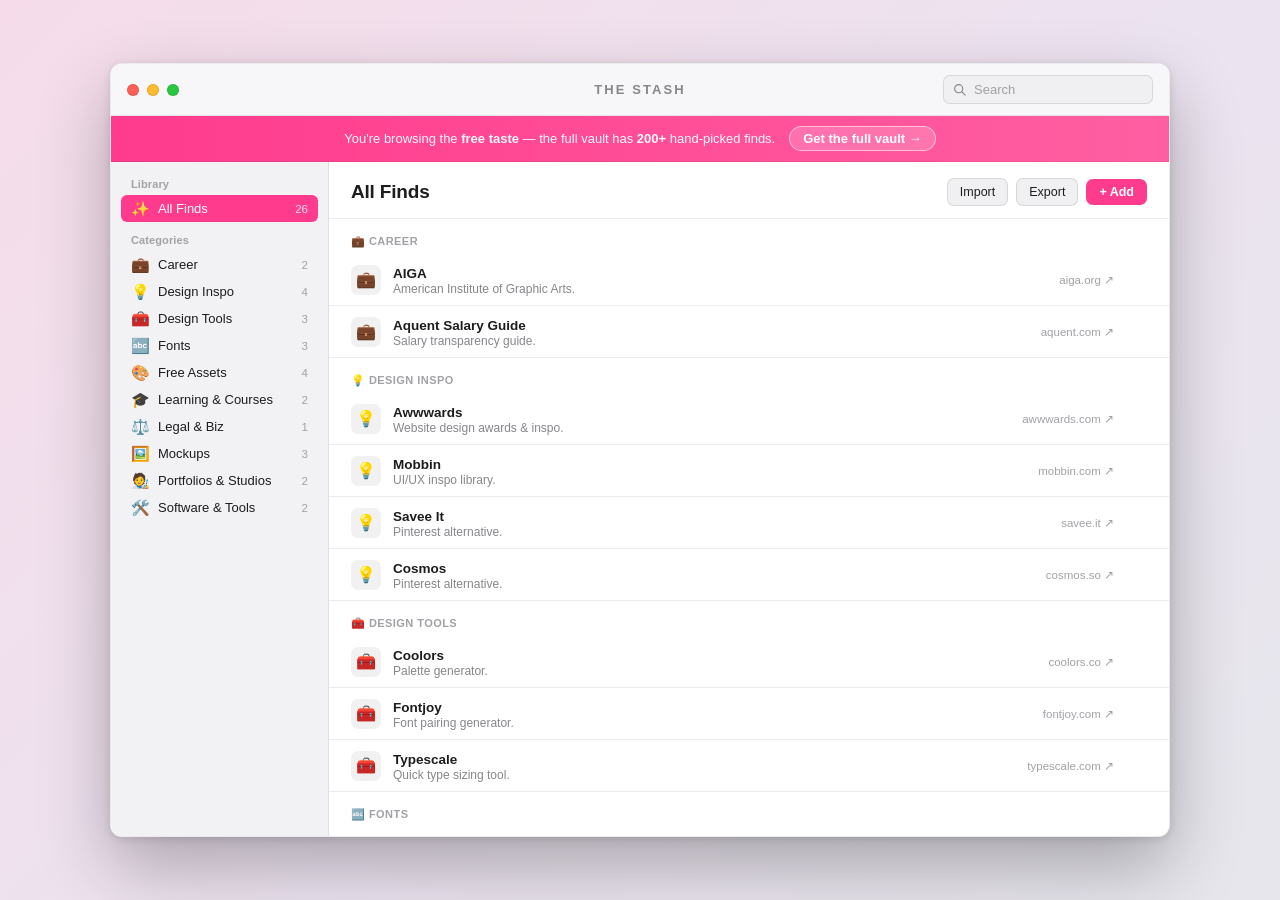
<file: stash/index.html>
<!DOCTYPE html>
<html lang="en">
<head>
<meta charset="UTF-8">
<meta name="viewport" content="width=device-width, initial-scale=1.0">
<title>THE STASH</title>
<meta name="description" content="THE STASH — a curated vault of 200+ free tools, assets, fonts, mockups & design resources, hand-picked by Grace Williams.">
<meta name="theme-color" content="#ff3b8d">
<meta property="og:title" content="THE STASH">
<meta property="og:description" content="200+ hand-picked free tools, assets & design resources.">
<meta property="og:type" content="website">
<meta property="og:url" content="https://gracew.co/stash">
<meta name="twitter:card" content="summary">
<link rel="icon" href="data:image/svg+xml,%3Csvg xmlns='http://www.w3.org/2000/svg' viewBox='0 0 100 100'%3E%3Ctext y='.9em' font-size='90'%3E%E2%9C%A8%3C/text%3E%3C/svg%3E">
<style>
  :root{
    --accent:#ff3b8d;
    --accent-2:#ff5fa2;
    --win-bg:#ffffff;
    --title-bg:rgba(246,246,248,0.80);
    --sidebar-bg:rgba(238,238,242,0.72);
    --content-bg:#ffffff;
    --head-bg:rgba(255,255,255,0.85);
    --text:#1d1d1f;
    --text-2:#86868b;
    --text-3:#a1a1a6;
    --hairline:rgba(0,0,0,0.08);
    --row-hover:rgba(0,0,0,0.035);
    --sb-hover:rgba(0,0,0,0.055);
    --icon-bg:rgba(0,0,0,0.055);
    --field-bg:#f0f0f2;
    --field-border:rgba(0,0,0,0.10);
    --desktop:linear-gradient(135deg,#f6dcea 0%,#ece3f0 55%,#e6e6ec 100%);
    --shadow:0 30px 70px rgba(0,0,0,0.28), 0 2px 8px rgba(0,0,0,0.12);
  }
  @media (prefers-color-scheme:dark){
    :root{
      --win-bg:#1e1e1e;
      --title-bg:rgba(48,48,50,0.80);
      --sidebar-bg:rgba(38,38,41,0.70);
      --content-bg:#1e1e1e;
      --head-bg:rgba(30,30,30,0.85);
      --text:#f5f5f7;
      --text-2:#98989d;
      --text-3:#8a8a8e;
      --hairline:rgba(255,255,255,0.10);
      --row-hover:rgba(255,255,255,0.05);
      --sb-hover:rgba(255,255,255,0.07);
      --icon-bg:rgba(255,255,255,0.09);
      --field-bg:#2c2c2e;
      --field-border:rgba(255,255,255,0.14);
      --desktop:linear-gradient(135deg,#2b2530 0%,#221f27 55%,#1b1b1f 100%);
      --shadow:0 30px 70px rgba(0,0,0,0.55), 0 2px 8px rgba(0,0,0,0.4);
    }
  }

  *{box-sizing:border-box;}
  html,body{margin:0;padding:0;height:100%;}
  body{
    font-family:-apple-system,BlinkMacSystemFont,'SF Pro Text','Helvetica Neue',Helvetica,Arial,sans-serif;
    background:var(--desktop);
    color:var(--text);
    min-height:100vh;
    display:flex;
    align-items:center;
    justify-content:center;
    padding:34px 20px;
    -webkit-font-smoothing:antialiased;
  }

  /* ---------- window ---------- */
  .window{
    width:100%;
    max-width:1060px;
    height:min(780px,86vh);
    background:var(--win-bg);
    border-radius:12px;
    box-shadow:var(--shadow);
    border:0.5px solid var(--hairline);
    overflow:hidden;
    display:flex;
    flex-direction:column;
  }

  /* ---------- title bar ---------- */
  .titlebar{
    position:relative;
    height:52px;
    flex:0 0 52px;
    display:flex;
    align-items:center;
    gap:14px;
    padding:0 16px;
    background:var(--title-bg);
    backdrop-filter:blur(20px) saturate(180%);
    -webkit-backdrop-filter:blur(20px) saturate(180%);
    border-bottom:0.5px solid var(--hairline);
  }
  .lights{display:flex;gap:8px;align-items:center;}
  .light{width:12px;height:12px;border-radius:50%;border:0.5px solid rgba(0,0,0,0.12);}
  .light.r{background:#ff5f57;}
  .light.y{background:#febc2e;}
  .light.g{background:#28c840;}
  .title{
    position:absolute;
    left:50%;transform:translateX(-50%);
    font-size:13px;font-weight:600;letter-spacing:0.16em;
    color:var(--text-2);
    pointer-events:none;
  }
  .search-wrap{
    margin-left:auto;
    display:flex;align-items:center;gap:6px;
    background:var(--field-bg);
    border:0.5px solid var(--field-border);
    border-radius:7px;
    padding:5px 9px;
    width:210px;
  }
  .search-wrap svg{flex:0 0 13px;opacity:0.5;}
  #search{
    border:none;background:none;outline:none;
    font-family:inherit;font-size:13px;color:var(--text);
    width:100%;
  }
  #search::placeholder{color:var(--text-3);}

  /* ---------- promo / upsell bar ---------- */
  .promo{
    flex:0 0 auto;
    display:flex;align-items:center;justify-content:center;gap:14px;flex-wrap:wrap;
    padding:10px 16px;
    background:linear-gradient(90deg,var(--accent),var(--accent-2));
    color:#fff;text-decoration:none;
    font-size:13px;
    border-bottom:0.5px solid rgba(0,0,0,0.06);
    transition:filter 0.12s ease;
  }
  .promo:hover{filter:brightness(1.05);}
  .promo-text{opacity:0.96;}
  .promo-text b{font-weight:700;}
  .promo-cta{
    background:rgba(255,255,255,0.18);
    border:1px solid rgba(255,255,255,0.55);
    padding:4px 13px;border-radius:999px;font-weight:700;white-space:nowrap;
  }

  /* ---------- body row ---------- */
  .body-row{flex:1;display:flex;min-height:0;}

  /* ---------- sidebar ---------- */
  .sidebar{
    flex:0 0 218px;
    background:var(--sidebar-bg);
    backdrop-filter:blur(20px) saturate(180%);
    -webkit-backdrop-filter:blur(20px) saturate(180%);
    border-right:0.5px solid var(--hairline);
    padding:12px 10px;
    overflow-y:auto;
  }
  .sb-section{
    font-size:11px;font-weight:600;
    color:var(--text-3);
    padding:12px 10px 5px;
    letter-spacing:0.01em;
  }
  .sb-section:first-child{padding-top:4px;}
  .sb-item{
    display:flex;align-items:center;gap:9px;
    width:100%;
    padding:6px 10px;
    border:none;background:none;
    border-radius:6px;
    cursor:pointer;
    font-family:inherit;font-size:13px;
    color:var(--text);
    text-align:left;
    transition:background 0.12s ease;
  }
  .sb-item:hover{background:var(--sb-hover);}
  .sb-item.active{background:var(--accent);color:#fff;}
  .sb-emoji{font-size:15px;line-height:1;width:18px;text-align:center;}
  .sb-name{flex:1;overflow:hidden;text-overflow:ellipsis;white-space:nowrap;}
  .sb-count{
    font-size:11.5px;color:var(--text-3);
    font-variant-numeric:tabular-nums;
  }
  .sb-item.active .sb-count{color:rgba(255,255,255,0.85);}

  /* ---------- content ---------- */
  .content{flex:1;min-width:0;background:var(--content-bg);overflow-y:auto;position:relative;}
  .content-head{
    position:sticky;top:0;z-index:3;
    display:flex;align-items:center;gap:12px;
    padding:16px 22px 12px;
    background:var(--head-bg);
    backdrop-filter:blur(20px) saturate(180%);
    -webkit-backdrop-filter:blur(20px) saturate(180%);
    border-bottom:0.5px solid var(--hairline);
  }
  .content-head h2{margin:0;font-size:19px;font-weight:700;letter-spacing:-0.01em;}
  .head-actions{margin-left:auto;display:flex;align-items:center;gap:8px;}
  .tool-btn{
    background:var(--field-bg);color:var(--text);
    border:0.5px solid var(--field-border);border-radius:7px;
    font-family:inherit;font-size:12.5px;font-weight:500;
    padding:6px 12px;cursor:pointer;
    transition:background 0.12s ease;
  }
  .tool-btn:hover{background:var(--row-hover);}
  .add-btn{
    background:var(--accent);color:#fff;
    border:none;border-radius:7px;
    font-family:inherit;font-size:12.5px;font-weight:600;
    padding:6px 13px;cursor:pointer;
    transition:filter 0.12s ease;
  }
  .add-btn:hover{filter:brightness(1.06);}

  /* ---------- add form ---------- */
  .add-form{
    display:none;
    grid-template-columns:1fr 1fr;
    gap:11px;
    padding:16px 22px;
    border-bottom:0.5px solid var(--hairline);
    background:var(--field-bg);
  }
  .add-form.open{display:grid;}
  .add-form .full{grid-column:1 / -1;}
  .field{display:flex;flex-direction:column;gap:5px;}
  .field label{font-size:11px;font-weight:600;color:var(--text-2);}
  .field input, .field textarea{
    font-family:inherit;font-size:13px;color:var(--text);
    background:var(--win-bg);
    border:0.5px solid var(--field-border);
    border-radius:7px;padding:8px 10px;outline:none;
  }
  .field input:focus, .field textarea:focus{border-color:var(--accent);box-shadow:0 0 0 3px rgba(255,59,141,0.15);}
  .field textarea{resize:vertical;min-height:40px;}
  .form-actions{grid-column:1/-1;display:flex;justify-content:flex-end;gap:9px;}
  .btn-save{background:var(--accent);color:#fff;border:none;border-radius:7px;font-family:inherit;font-size:12.5px;font-weight:600;padding:7px 15px;cursor:pointer;}
  .btn-cancel{background:transparent;color:var(--text-2);border:0.5px solid var(--field-border);border-radius:7px;font-family:inherit;font-size:12.5px;padding:7px 15px;cursor:pointer;}

  /* ---------- rows ---------- */
  .group-head{
    font-size:11px;font-weight:700;
    color:var(--text-3);
    text-transform:uppercase;letter-spacing:0.04em;
    padding:16px 22px 6px;
  }
  .row{
    display:flex;align-items:center;gap:12px;
    padding:9px 22px;
    border-bottom:0.5px solid var(--hairline);
    transition:background 0.1s ease;
  }
  .row:hover{background:var(--row-hover);}
  .row-icon{
    flex:0 0 30px;height:30px;
    display:flex;align-items:center;justify-content:center;
    background:var(--icon-bg);border-radius:7px;
    font-size:16px;
  }
  .row-main{flex:1;min-width:0;}
  .row-title{
    font-size:13.5px;font-weight:600;color:var(--text);
    text-decoration:none;
    display:inline-block;max-width:100%;
    overflow:hidden;text-overflow:ellipsis;white-space:nowrap;vertical-align:bottom;
  }
  .row-title:hover{color:var(--accent);}
  .row-note{
    font-size:12px;color:var(--text-2);
    margin-top:1px;
    overflow:hidden;text-overflow:ellipsis;white-space:nowrap;
  }
  .row-domain{
    flex:0 0 auto;
    font-size:11.5px;color:var(--text-3);
    text-decoration:none;
    white-space:nowrap;
  }
  .row-domain:hover{color:var(--accent);}
  .row-del{
    flex:0 0 auto;
    background:none;border:none;cursor:pointer;
    color:var(--text-3);font-size:13px;line-height:1;
    padding:4px 5px;border-radius:5px;
    opacity:0;transition:opacity 0.1s ease, background 0.1s ease, color 0.1s ease;
  }
  .row:hover .row-del{opacity:1;}
  .row-del:hover{background:var(--row-hover);color:var(--accent);}

  .empty{
    padding:70px 22px;text-align:center;
    color:var(--text-3);font-size:13px;
  }

  @media (max-width:640px){
    body{padding:0;}
    .window{height:100vh;border-radius:0;max-width:none;}
    .sidebar{flex-basis:170px;}
    .add-form{grid-template-columns:1fr;}
    .row-domain{display:none;}
  }
</style>
</head>
<body>

<div class="window">
  <div class="titlebar">
    <div class="lights"><span class="light r"></span><span class="light y"></span><span class="light g"></span></div>
    <div class="title">THE STASH</div>
    <div class="search-wrap">
      <svg viewBox="0 0 16 16" fill="none" stroke="currentColor" stroke-width="1.4"><circle cx="7" cy="7" r="5"/><path d="M11 11l4 4" stroke-linecap="round"/></svg>
      <input id="search" type="text" placeholder="Search" />
    </div>
  </div>

  <a class="promo" href="https://gracebrandingco.gumroad.com/l/xbkolx" target="_blank" rel="noopener">
    <span class="promo-text">You're browsing the <b>free taste</b> — the full vault has <b>200+</b> hand-picked finds.</span>
    <span class="promo-cta">Get the full vault →</span>
  </a>

  <div class="body-row">
    <aside class="sidebar" id="sidebar"></aside>

    <main class="content">
      <div class="content-head">
        <h2 id="contentTitle">All Finds</h2>
        <div class="head-actions">
          <button class="tool-btn" id="importBtn" title="Import a stash backup">Import</button>
          <button class="tool-btn" id="exportBtn" title="Download your stash as a backup">Export</button>
          <input type="file" id="importFile" accept="application/json,.json" hidden />
          <button class="add-btn" id="toggleForm">+ Add</button>
        </div>
      </div>

      <form class="add-form" id="addForm">
        <div class="field">
          <label for="f-title">Name</label>
          <input id="f-title" type="text" placeholder="e.g. Cobalt" required />
        </div>
        <div class="field">
          <label for="f-url">Link</label>
          <input id="f-url" type="text" placeholder="https://..." required />
        </div>
        <div class="field full">
          <label for="f-cat">Category</label>
          <input id="f-cat" list="cat-options" type="text" placeholder="e.g. Free Assets" required />
          <datalist id="cat-options"></datalist>
        </div>
        <div class="field full">
          <label for="f-note">Why it's good (optional)</label>
          <textarea id="f-note" placeholder="quick note to future you"></textarea>
        </div>
        <div class="form-actions">
          <button type="button" class="btn-cancel" id="cancelForm">Cancel</button>
          <button type="submit" class="btn-save">Save find</button>
        </div>
      </form>

      <div id="rows"></div>
      <div class="empty" id="emptyState" style="display:none;">Nothing here yet — add your first find.</div>
    </main>
  </div>
</div>

<script>
const CAT_EMOJI = {
  "Free Assets": "🎨",
  "Software & Tools": "🛠️",
  "Learning & Courses": "🎓",
  "Money Savers": "💸",
  "Fonts": "🔤",
  "Mockups": "🖼️",
  "Design Tools": "🧰",
  "Design Inspo": "💡",
  "Portfolios & Studios": "🧑‍🎨",
  "Career": "💼",
  "Legal & Biz": "⚖️",
  "Misc / Cool": "✨"
};

function mk(id, title, url, category, note){
  return { id, title, url, category, note, emoji: CAT_EMOJI[category] || "📌" };
}

// FREE TEASER — a ~25-find taste of the full 200+ vault (sold on Gumroad)
const SEED = [
  mk("seed-1", "Unsplash", "https://unsplash.com/", "Free Assets", "Free high-res stock photos."),
  mk("seed-2", "Pexels", "https://www.pexels.com/", "Free Assets", "Free stock photos & videos."),
  mk("seed-3", "Texture Labs", "https://texturelabs.org/", "Free Assets", "My favorite — free high-res textures."),
  mk("seed-4", "Humaaans", "https://www.humaaans.com/", "Free Assets", "Free customizable human illustrations."),

  mk("seed-5", "Google Fonts", "https://fonts.google.com/", "Fonts", "The free font library."),
  mk("seed-6", "FontShare", "https://www.fontshare.com/", "Fonts", "Free, genuinely gorgeous fonts."),
  mk("seed-7", "Uncut", "https://uncut.wtf/", "Fonts", "Curated free fonts."),

  mk("seed-8", "Mr Mockup", "https://mrmockup.com/free-mockups/", "Mockups", "Goated free mockup source."),
  mk("seed-9", "Anthony Boyd", "https://www.anthonyboyd.graphics/mockups/", "Mockups", "Really good free mockups."),
  mk("seed-10", "Unblast", "https://unblast.com/mockups/", "Mockups", "Free mockups & design resources."),

  mk("seed-11", "Coolors", "https://coolors.co/", "Design Tools", "Palette generator."),
  mk("seed-12", "Fontjoy", "https://www.fontjoy.com", "Design Tools", "Font pairing generator."),
  mk("seed-13", "Typescale", "https://www.typescale.com", "Design Tools", "Quick type sizing tool."),

  mk("seed-14", "Awwwards", "https://www.awwwards.com/", "Design Inspo", "Website design awards & inspo."),
  mk("seed-15", "Mobbin", "https://mobbin.com", "Design Inspo", "UI/UX inspo library."),
  mk("seed-16", "Savee It", "https://savee.it/", "Design Inspo", "Pinterest alternative."),
  mk("seed-17", "Cosmos", "https://www.cosmos.so/", "Design Inspo", "Pinterest alternative."),

  mk("seed-18", "Pentagram", "https://www.pentagram.com/", "Portfolios & Studios", "World's largest design studio."),
  mk("seed-19", "Bestfolios", "https://www.bestfolios.com/home", "Portfolios & Studios", "Portfolio inspo."),

  mk("seed-20", "Method of Action", "https://method.ac/", "Learning & Courses", "Design skill-building games."),
  mk("seed-21", "Type Method", "https://type.method.ac/", "Learning & Courses", "Kerning type game."),

  mk("seed-22", "AIGA", "https://www.aiga.org/", "Career", "American Institute of Graphic Arts."),
  mk("seed-23", "Aquent Salary Guide", "https://aquent.com/lp/salary-guide", "Career", "Salary transparency guide."),

  mk("seed-24", "DaVinci Resolve", "https://www.blackmagicdesign.com/products/davinciresolve", "Software & Tools", "Free pro-grade editor with Hollywood color grading."),
  mk("seed-25", "Cobalt", "https://cobalt.tools/", "Software & Tools", "Free downloader for video/audio from almost any site."),

  mk("seed-26", "Trademarkia", "https://www.trademarkia.com/", "Legal & Biz", "Check your logo for trademark conflicts.")
];
let resources = [];
let activeFilter = 'All';

const sidebarEl = document.getElementById('sidebar');
const rowsEl = document.getElementById('rows');
const contentTitle = document.getElementById('contentTitle');
const emptyState = document.getElementById('emptyState');
const searchInput = document.getElementById('search');
const addForm = document.getElementById('addForm');
const toggleBtn = document.getElementById('toggleForm');
const cancelBtn = document.getElementById('cancelForm');
const catDatalist = document.getElementById('cat-options');

const SEED_VERSION = 2; // bump when SEED gains new default finds

async function loadResources(){
  let stored = null;
  let storedVersion = 0;

  try{
    const raw = localStorage.getItem('stash_resources');
    stored = raw ? JSON.parse(raw) : null;
  }catch(err){ /* nothing saved yet */ }

  try{
    const v = localStorage.getItem('stash_seedVersion');
    storedVersion = v ? parseInt(v, 10) : 0;
  }catch(err){ /* no version saved yet */ }

  if(!stored){
    resources = SEED;
  } else if(storedVersion < SEED_VERSION){
    const custom = stored.filter(r => r.id && r.id.startsWith('r-'));
    resources = [...SEED, ...custom];
  } else {
    resources = stored;
  }

  saveResources();
  render();
}

function saveResources(){
  try{
    localStorage.setItem('stash_resources', JSON.stringify(resources));
    localStorage.setItem('stash_seedVersion', String(SEED_VERSION));
  }catch(err){
    console.error('Could not save:', err);
  }
}

function uniqueCategories(){
  return [...new Set(resources.map(r => r.category))].sort();
}

function categoryCounts(){
  const counts = {};
  resources.forEach(r => { counts[r.category] = (counts[r.category] || 0) + 1; });
  return counts;
}

function escapeHtml(str){
  const div = document.createElement('div');
  div.textContent = str;
  return div.innerHTML;
}

function displayUrl(url){
  try{
    return new URL(url).hostname.replace('www.','');
  }catch(e){
    return url;
  }
}

/* ---------- sidebar ---------- */
function sidebarItem(cat, emoji, name, count){
  const active = (activeFilter === cat && !searchInput.value.trim()) ? ' active' : '';
  return `<button class="sb-item${active}" data-cat="${escapeHtml(cat)}">
    <span class="sb-emoji">${emoji}</span>
    <span class="sb-name">${escapeHtml(name)}</span>
    <span class="sb-count">${count}</span>
  </button>`;
}

function renderSidebar(){
  const cats = uniqueCategories();
  const counts = categoryCounts();
  let html = `<div class="sb-section">Library</div>`;
  html += sidebarItem('All', '✨', 'All Finds', resources.length);
  html += `<div class="sb-section">Categories</div>`;
  cats.forEach(c => { html += sidebarItem(c, CAT_EMOJI[c] || '📌', c, counts[c]); });
  sidebarEl.innerHTML = html;

  sidebarEl.querySelectorAll('.sb-item').forEach(btn => {
    btn.addEventListener('click', () => {
      activeFilter = btn.dataset.cat;
      searchInput.value = '';
      render();
      document.querySelector('.content').scrollTo({top:0, behavior:'smooth'});
    });
  });

  catDatalist.innerHTML = cats.map(c => `<option value="${escapeHtml(c)}">`).join('');
}

/* ---------- rows ---------- */
function rowEl(r){
  const row = document.createElement('div');
  row.className = 'row';
  row.innerHTML = `
    <span class="row-icon">${CAT_EMOJI[r.category] || '📌'}</span>
    <div class="row-main">
      <a class="row-title" href="${escapeHtml(r.url)}" target="_blank" rel="noopener">${escapeHtml(r.title)}</a>
      ${r.note ? `<div class="row-note">${escapeHtml(r.note)}</div>` : ''}
    </div>
    <a class="row-domain" href="${escapeHtml(r.url)}" target="_blank" rel="noopener">${escapeHtml(displayUrl(r.url))} ↗</a>
    <button class="row-del" title="Remove" data-id="${r.id}">✕</button>
  `;
  return row;
}

function render(){
  renderSidebar();
  const q = searchInput.value.trim().toLowerCase();

  let list, title;
  if(q){
    list = resources.filter(r => r.title.toLowerCase().includes(q) || (r.note || '').toLowerCase().includes(q));
    title = `Search — ${list.length} result${list.length === 1 ? '' : 's'}`;
  } else if(activeFilter === 'All'){
    list = resources;
    title = 'All Finds';
  } else {
    list = resources.filter(r => r.category === activeFilter);
    title = activeFilter;
  }

  contentTitle.textContent = title;
  emptyState.style.display = list.length === 0 ? 'block' : 'none';
  rowsEl.innerHTML = '';

  // Group by category only in the unfiltered "All Finds" view
  if(!q && activeFilter === 'All'){
    uniqueCategories().forEach(cat => {
      const items = list.filter(r => r.category === cat);
      if(!items.length) return;
      const head = document.createElement('div');
      head.className = 'group-head';
      head.textContent = `${CAT_EMOJI[cat] || '📌'}  ${cat}`;
      rowsEl.appendChild(head);
      items.forEach(r => rowsEl.appendChild(rowEl(r)));
    });
  } else {
    list.forEach(r => rowsEl.appendChild(rowEl(r)));
  }

  bindDelete();
}

function bindDelete(){
  rowsEl.querySelectorAll('.row-del').forEach(btn => {
    btn.addEventListener('click', (e) => {
      const id = e.currentTarget.getAttribute('data-id');
      resources = resources.filter(r => r.id !== id);
      saveResources();
      render();
    });
  });
}

/* ---------- events ---------- */
searchInput.addEventListener('input', render);

toggleBtn.addEventListener('click', () => addForm.classList.toggle('open'));
cancelBtn.addEventListener('click', () => {
  addForm.classList.remove('open');
  addForm.reset();
});

addForm.addEventListener('submit', (e) => {
  e.preventDefault();
  const title = document.getElementById('f-title').value.trim();
  let url = document.getElementById('f-url').value.trim();
  const category = document.getElementById('f-cat').value.trim();
  const note = document.getElementById('f-note').value.trim();

  if(!title || !url || !category) return;
  if(!/^https?:\/\//i.test(url)) url = 'https://' + url;

  resources.unshift({
    id: 'r-' + Date.now(),
    title, url, category, note,
    emoji: CAT_EMOJI[category] || '📌'
  });

  saveResources();
  addForm.reset();
  addForm.classList.remove('open');
  activeFilter = category;
  searchInput.value = '';
  render();
});

/* ---------- export / import ---------- */
const exportBtn = document.getElementById('exportBtn');
const importBtn = document.getElementById('importBtn');
const importFile = document.getElementById('importFile');

exportBtn.addEventListener('click', () => {
  const blob = new Blob([JSON.stringify(resources, null, 2)], {type:'application/json'});
  const url = URL.createObjectURL(blob);
  const a = document.createElement('a');
  a.href = url;
  a.download = 'the-stash-backup.json';
  document.body.appendChild(a);
  a.click();
  a.remove();
  URL.revokeObjectURL(url);
});

importBtn.addEventListener('click', () => importFile.click());

importFile.addEventListener('change', (e) => {
  const file = e.target.files[0];
  if(!file) return;
  const reader = new FileReader();
  reader.onload = () => {
    try{
      const data = JSON.parse(reader.result);
      if(!Array.isArray(data) || !data.every(r => r && r.title && r.url && r.category)){
        alert('That file doesn’t look like a stash backup.');
        return;
      }
      if(confirm(`Replace your current stash with ${data.length} finds from this backup?`)){
        resources = data;
        activeFilter = 'All';
        searchInput.value = '';
        saveResources();
        render();
      }
    }catch(err){
      alert('Could not read that file — is it a valid stash backup?');
    }finally{
      importFile.value = '';
    }
  };
  reader.readAsText(file);
});

loadResources();
</script>
</body>
</html>
</file>
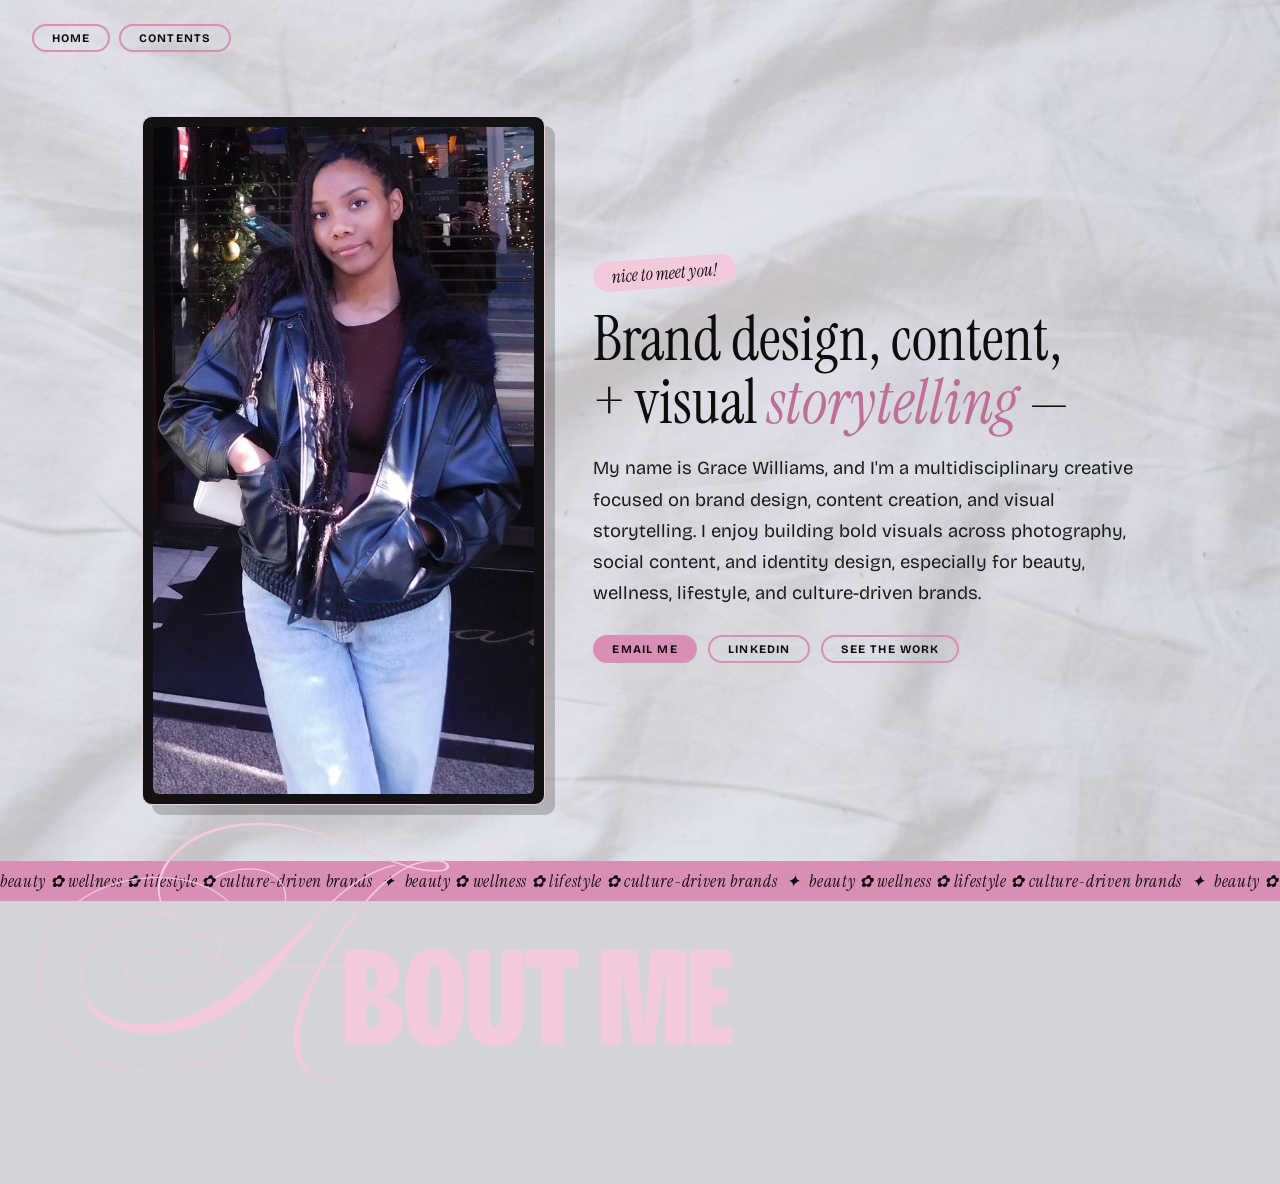
<file: about.html>
<!DOCTYPE html>
<html lang="en">
<head>
  <meta charset="UTF-8">
  <meta name="viewport" content="width=device-width, initial-scale=1.0">
  <title>About Me — Grace Williams</title>
  <link rel="stylesheet" href="css/style.css?v=2">
</head>
<body class="bg-about-light">

  <header class="case-hero-nav" style="padding: 1.5rem 2rem 0;">
    <a href="index.html" class="home-pill">Home</a>
    <a href="index.html#contents" class="home-pill">Contents</a>
  </header>

  <main class="about2-main">

    <div class="case-frame about2-photo">
      <img src="images/grace-portrait.jpg" alt="Grace Williams">
    </div>

    <div class="about2-text">
      <span class="badge-pill">nice to meet you!</span>
      <h1 class="about2-headline">Brand design, content, +&nbsp;visual <em>storytelling</em>&nbsp;—</h1>
      <p class="about2-bio">
        My name is Grace Williams, and I'm a multidisciplinary creative focused
        on brand design, content creation, and visual storytelling.
        I enjoy building bold visuals across photography, social content, and
        identity design, especially for beauty, wellness, lifestyle, and
        culture-driven brands.
      </p>
      <div class="about2-ctas">
        <a class="home-pill pill-solid" href="mailto:Gracewill0271@gmail.com">Email me</a>
        <a class="home-pill" href="https://www.linkedin.com/in/grace-williams-creative" target="_blank" rel="noopener">LinkedIn</a>
        <a class="home-pill" href="index.html#contents">See the work</a>
      </div>
    </div>

  </main>

  <div class="case-cue">beauty ✿ wellness ✿ lifestyle ✿ culture-driven brands</div>

  <div class="about-footer about-footer-light">
    <span class="about-footer-script">A</span>bout Me
  </div>

  <script src="js/main.js?v=5"></script>
</body>
</html>
</file>
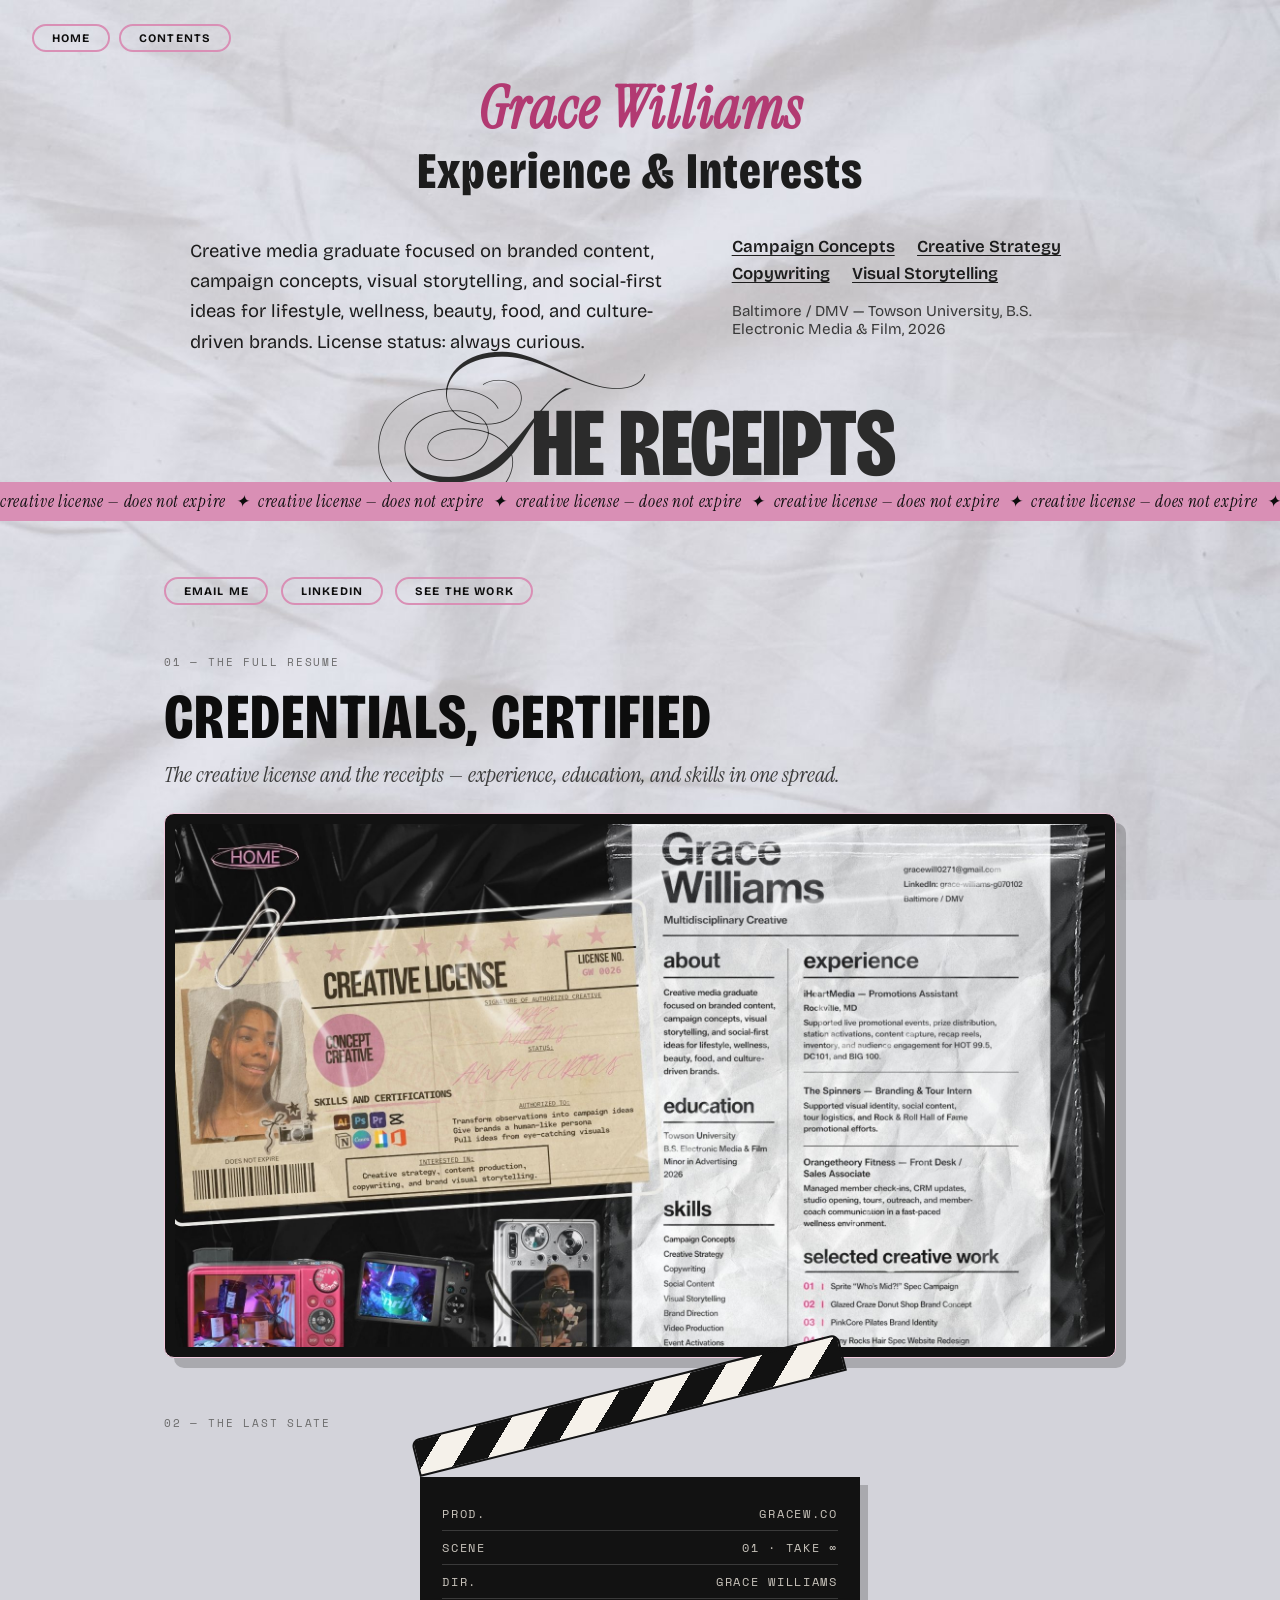
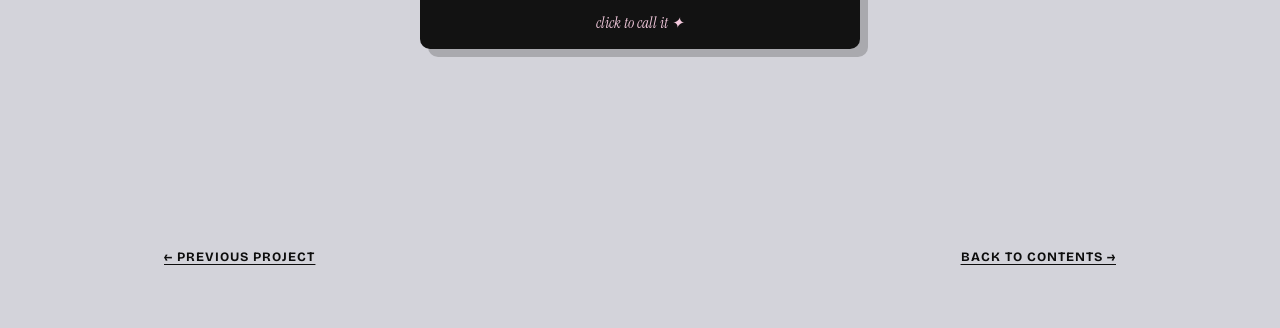
<file: resume.html>
<!DOCTYPE html>
<html lang="en">
<head>
  <meta charset="UTF-8">
  <meta name="viewport" content="width=device-width, initial-scale=1.0">
  <title>Experience &amp; Interests — Grace Williams</title>
  <link rel="stylesheet" href="css/style.css">
</head>
<body class="bg-resume">

  <header class="case-hero">
    <nav class="case-hero-nav">
      <a class="home-pill case-pill" href="index.html">Home</a>
      <a class="home-pill case-pill" href="index.html#contents">Contents</a>
    </nav>

    <h1 class="case-hero-title">
      <span class="case-hero-green" style="color:#b23a72;">Grace Williams</span> Experience &amp; Interests
    </h1>

    <div class="case-hero-grid">
      <p class="case-hero-copy">
        Creative media graduate focused on branded content, campaign concepts,
        visual storytelling, and social-first ideas for lifestyle, wellness,
        beauty, food, and culture-driven brands. License status: always curious.
      </p>
      <div class="case-hero-side">
        <div class="case-hero-tags">
          <span>Campaign Concepts</span>
          <span>Creative Strategy</span>
          <span>Copywriting</span>
          <span>Visual Storytelling</span>
        </div>
        <p class="case-hero-format">Baltimore / DMV — Towson University, B.S. Electronic Media &amp; Film, 2026</p>
      </div>
    </div>

    <div class="case-hero-display" aria-hidden="true">
      <span class="case-script">T</span>he Receipts
    </div>
  </header>

  <div class="case-cue">↓ creative license — does not expire ↓</div>

  <section class="case-study">

    <div class="case-contact">
      <a class="home-pill" href="mailto:Gracewill0271@gmail.com">Email me</a>
      <a class="home-pill" href="https://www.linkedin.com/in/grace-williams-creative" target="_blank" rel="noopener">LinkedIn</a>
      <a class="home-pill" href="index.html#contents">See the work</a>
    </div>

    <p class="cherry-status" id="cherry-status" hidden></p>

    <div class="case-block">
      <p class="case-label">01 — THE FULL RESUME</p>
      <h2 class="case-heading">Credentials, certified</h2>
      <p class="case-sub">The creative license and the receipts — experience, education, and skills in one spread.</p>
      <div class="case-frame"><img src="images/resume.jpg" alt="Grace Williams resume — creative license card, experience at iHeartMedia, The Spinners, and Orangetheory Fitness, Towson University education, and skills"></div>
    </div>

    <div class="case-block" id="the-end">
      <p class="case-label">02 — THE LAST SLATE</p>
      <div class="clapper" id="clapper" role="button" tabindex="0" aria-label="clapperboard — click to call it">
        <div class="clapper-stick"></div>
        <div class="clapper-body">
          <div class="clapper-line"><span>PROD.</span><span>GRACEW.CO</span></div>
          <div class="clapper-line"><span>SCENE</span><span>01 · TAKE ∞</span></div>
          <div class="clapper-line"><span>DIR.</span><span>GRACE WILLIAMS</span></div>
          <p class="clapper-hint">click to call it ✦</p>
        </div>
      </div>
      <div class="wrap-reveal" id="wrap-reveal">
        <h2>That's a wrap.</h2>
        <div class="case-contact" style="justify-content: center; margin-bottom: 0;">
          <a class="home-pill pill-solid" href="mailto:Gracewill0271@gmail.com">Email me</a>
          <a class="home-pill" href="https://www.linkedin.com/in/grace-williams-creative" target="_blank" rel="noopener">LinkedIn</a>
        </div>
      </div>
    </div>

    <nav class="case-nav">
      <a href="projects/product-styling.html">← previous project</a>
      <a href="index.html#contents">back to contents →</a>
    </nav>

  </section>

  <script src="js/main.js?v=5"></script>
</body>
</html>
</file>
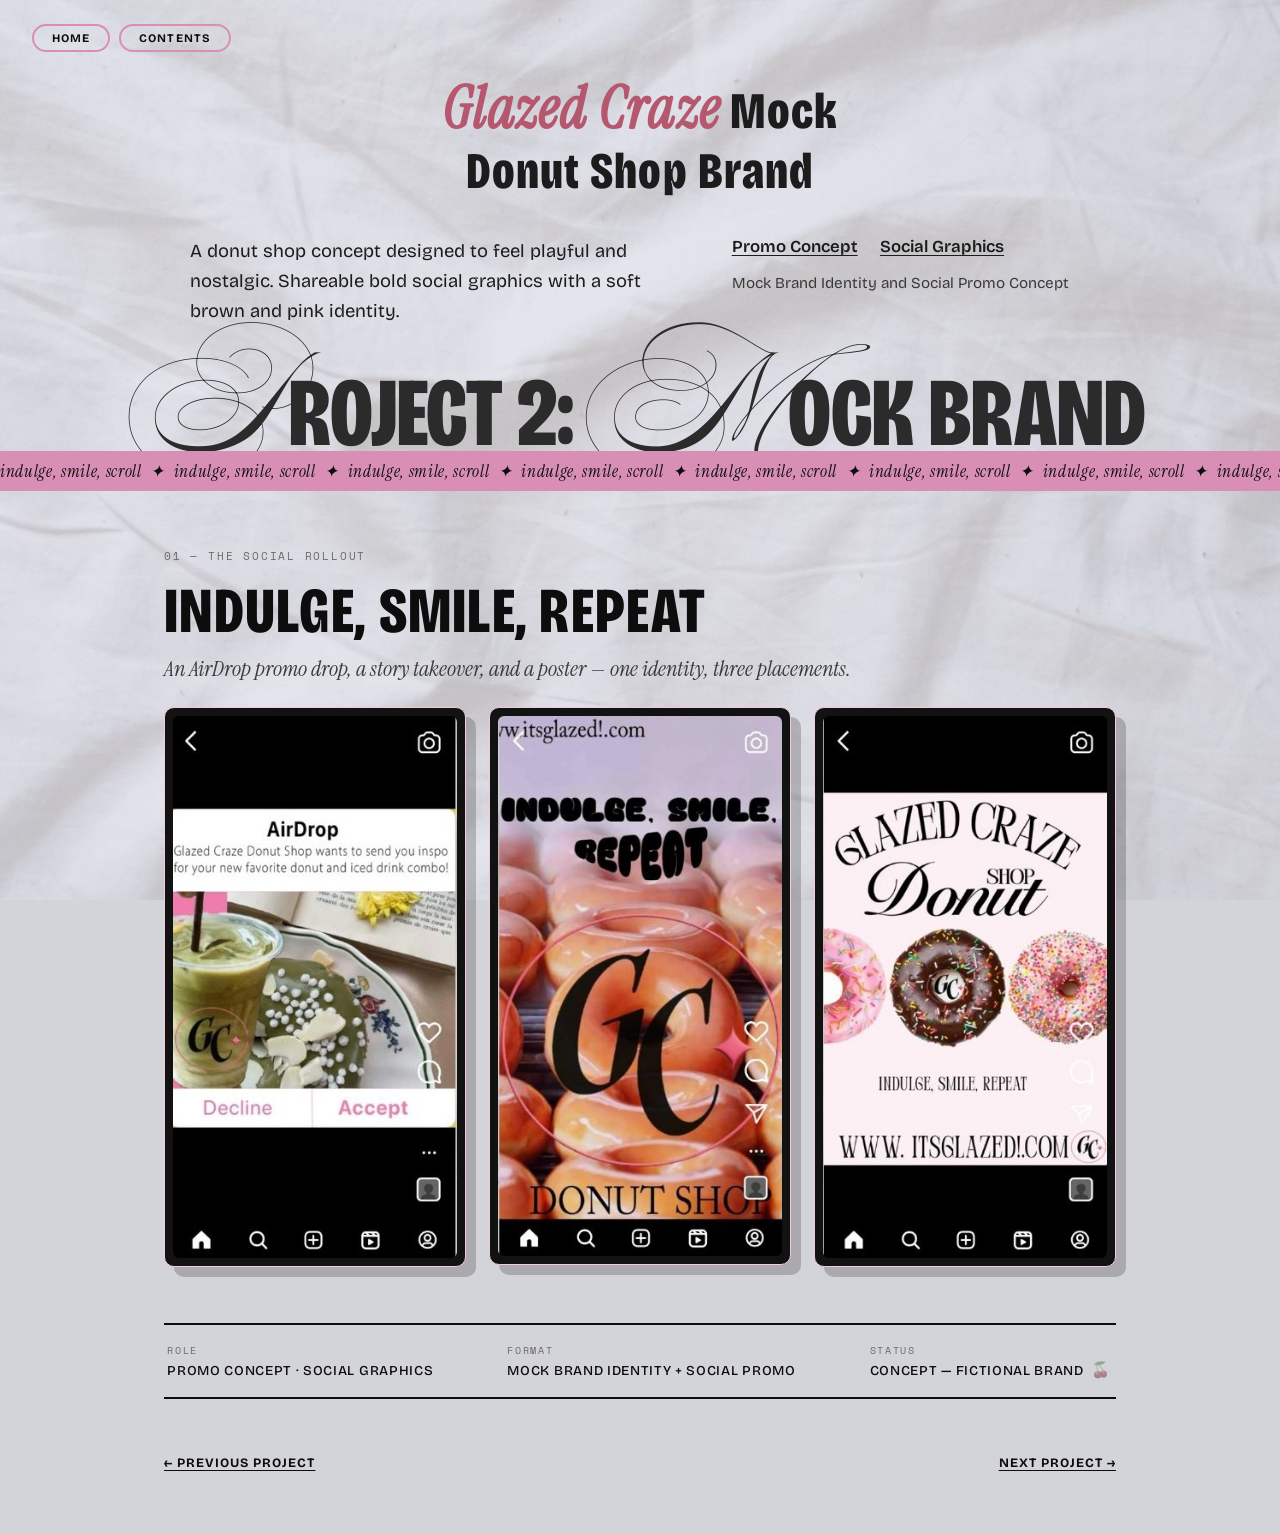
<file: projects/glazed-craze.html>
<!DOCTYPE html>
<html lang="en">
<head>
  <meta charset="UTF-8">
  <meta name="viewport" content="width=device-width, initial-scale=1.0">
  <title>Project: Glazed Craze — Grace Williams</title>
  <link rel="stylesheet" href="../css/style.css">
</head>
<body class="bg-glazed-craze">

  <header class="case-hero">
    <nav class="case-hero-nav">
      <a class="home-pill case-pill" href="../index.html">Home</a>
      <a class="home-pill case-pill" href="../index.html#contents">Contents</a>
    </nav>

    <h1 class="case-hero-title">
      <span class="case-hero-green" style="color:#b5586f;">Glazed Craze</span> Mock Donut Shop Brand
    </h1>

    <div class="case-hero-grid">
      <p class="case-hero-copy">
        A donut shop concept designed to feel playful and nostalgic.
        Shareable bold social graphics with a soft brown and pink identity.
      </p>
      <div class="case-hero-side">
        <div class="case-hero-tags">
          <span>Promo Concept</span>
          <span>Social Graphics</span>
        </div>
        <p class="case-hero-format">Mock Brand Identity and Social Promo Concept</p>
      </div>
    </div>

    <div class="case-hero-display" aria-hidden="true">
      <span class="case-script">P</span>roject 2: <span class="case-script">M</span>ock Brand
    </div>
  </header>

  <div class="case-cue">↓ indulge, smile, scroll ↓</div>

  <section class="case-study">

    <div class="case-block">
      <p class="case-label">01 — THE SOCIAL ROLLOUT</p>
      <h2 class="case-heading">Indulge, smile, repeat</h2>
      <p class="case-sub">An AirDrop promo drop, a story takeover, and a poster — one identity, three placements.</p>
      <div class="case-gallery">
        <div class="case-frame"><img src="../images/work/glazed-1.jpg" alt="Glazed Craze AirDrop promo concept — donut and iced drink combo"></div>
        <div class="case-frame"><img src="../images/work/glazed-2.jpg" alt="Glazed Craze Instagram story — GC monogram over glazed donuts"></div>
        <div class="case-frame"><img src="../images/work/glazed-3.jpg" alt="Glazed Craze poster — pink donut lineup with wordmark"></div>
      </div>
    </div>

    <div class="case-strip">
      <div><span class="case-strip-label">ROLE</span>promo concept · social graphics</div>
      <div><span class="case-strip-label">FORMAT</span>mock brand identity + social promo</div>
      <div><span class="case-strip-label">STATUS</span>concept — fictional brand <button class="cherry" data-cherry="glazed" aria-label="hidden cherry" title="?">🍒</button></div>
    </div>

    <nav class="case-nav">
      <a href="sprite.html">← previous project</a>
      <a href="pinkcore.html">next project →</a>
    </nav>

  </section>

  <script src="../js/main.js?v=5"></script>
</body>
</html>
</file>
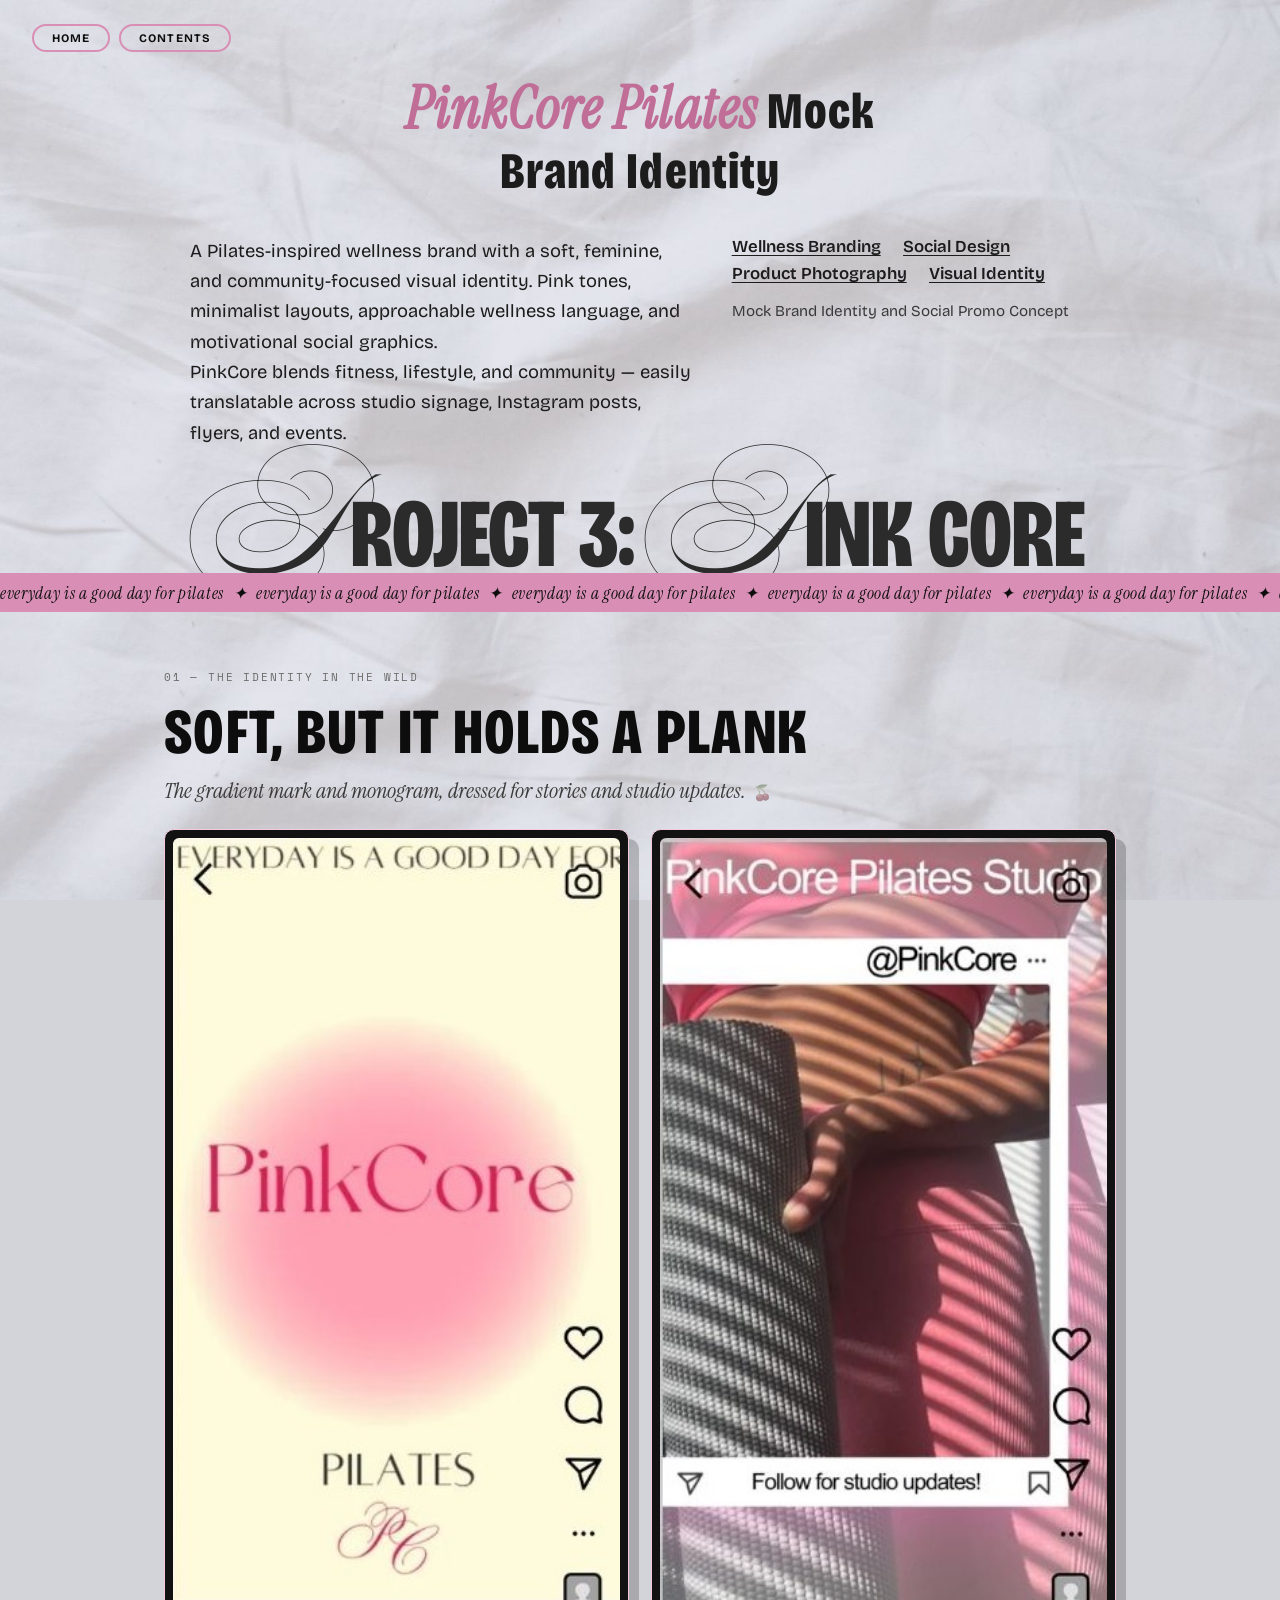
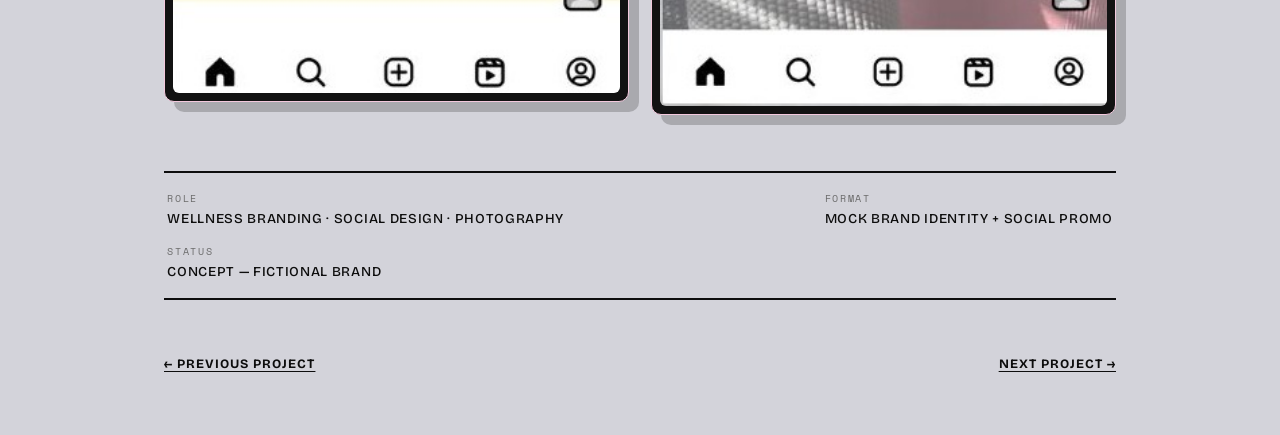
<file: projects/pinkcore.html>
<!DOCTYPE html>
<html lang="en">
<head>
  <meta charset="UTF-8">
  <meta name="viewport" content="width=device-width, initial-scale=1.0">
  <title>Project: PinkCore Pilates — Grace Williams</title>
  <link rel="stylesheet" href="../css/style.css">
</head>
<body class="bg-pinkcore">

  <header class="case-hero">
    <nav class="case-hero-nav">
      <a class="home-pill case-pill" href="../index.html">Home</a>
      <a class="home-pill case-pill" href="../index.html#contents">Contents</a>
    </nav>

    <h1 class="case-hero-title">
      <span class="case-hero-green" style="color:#c06d97;">PinkCore Pilates</span> Mock Brand Identity
    </h1>

    <div class="case-hero-grid">
      <p class="case-hero-copy">
        A Pilates-inspired wellness brand with a soft, feminine, and
        community-focused visual identity. Pink tones, minimalist layouts,
        approachable wellness language, and motivational social graphics.<br>
        PinkCore blends fitness, lifestyle, and community — easily translatable
        across studio signage, Instagram posts, flyers, and events.
      </p>
      <div class="case-hero-side">
        <div class="case-hero-tags">
          <span>Wellness Branding</span>
          <span>Social Design</span>
          <span>Product Photography</span>
          <span>Visual Identity</span>
        </div>
        <p class="case-hero-format">Mock Brand Identity and Social Promo Concept</p>
      </div>
    </div>

    <div class="case-hero-display" aria-hidden="true">
      <span class="case-script">P</span>roject 3: <span class="case-script">P</span>ink Core
    </div>
  </header>

  <div class="case-cue">↓ everyday is a good day for pilates ↓</div>

  <section class="case-study">

    <div class="case-block">
      <p class="case-label">01 — THE IDENTITY IN THE WILD</p>
      <h2 class="case-heading">Soft, but it holds a plank</h2>
      <p class="case-sub">The gradient mark and monogram, dressed for stories and studio updates. <button class="cherry" data-cherry="pinkcore" aria-label="hidden cherry" title="?">🍒</button></p>
      <div class="case-gallery">
        <div class="case-frame"><img src="../images/work/pinkcore-1.jpg" alt="PinkCore story — pink gradient orb with serif wordmark"></div>
        <div class="case-frame"><img src="../images/work/pinkcore-2.jpg" alt="PinkCore Pilates Studio social post — mat and activewear photography"></div>
      </div>
    </div>

    <div class="case-strip">
      <div><span class="case-strip-label">ROLE</span>wellness branding · social design · photography</div>
      <div><span class="case-strip-label">FORMAT</span>mock brand identity + social promo</div>
      <div><span class="case-strip-label">STATUS</span>concept — fictional brand</div>
    </div>

    <nav class="case-nav">
      <a href="glazed-craze.html">← previous project</a>
      <a href="tony-rocks.html">next project →</a>
    </nav>

  </section>

  <script src="../js/main.js?v=5"></script>
</body>
</html>
</file>
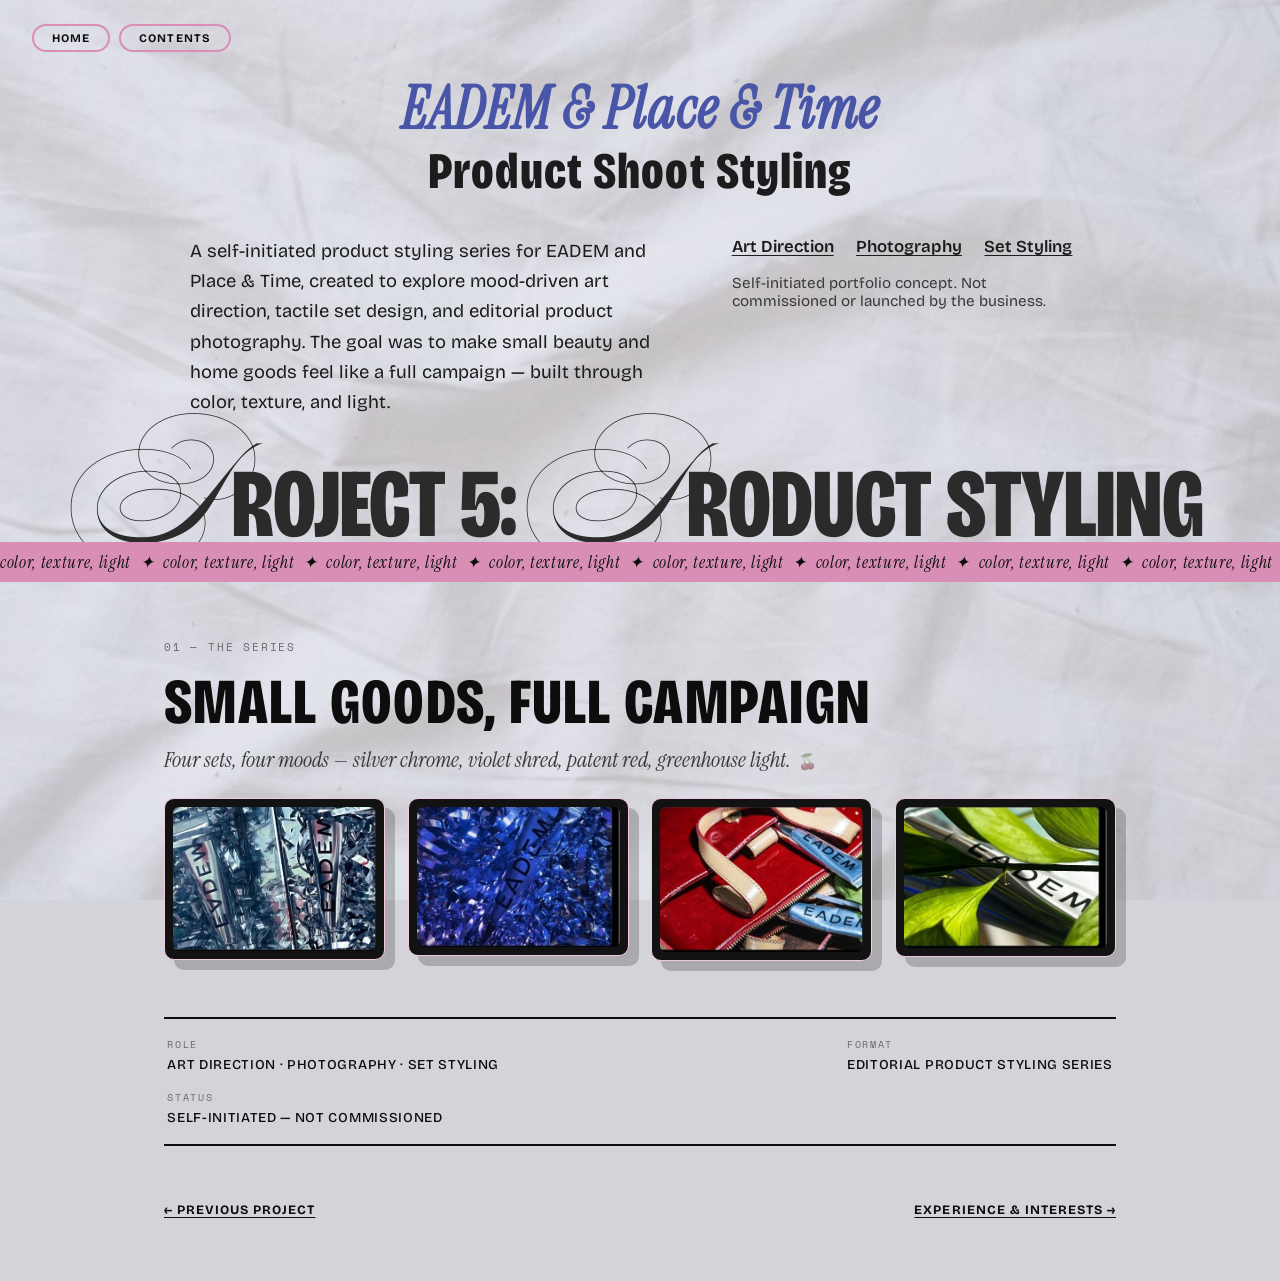
<file: projects/product-styling.html>
<!DOCTYPE html>
<html lang="en">
<head>
  <meta charset="UTF-8">
  <meta name="viewport" content="width=device-width, initial-scale=1.0">
  <title>Project: Product Styling — Grace Williams</title>
  <link rel="stylesheet" href="../css/style.css">
</head>
<body class="bg-product-styling">

  <header class="case-hero">
    <nav class="case-hero-nav">
      <a class="home-pill case-pill" href="../index.html">Home</a>
      <a class="home-pill case-pill" href="../index.html#contents">Contents</a>
    </nav>

    <h1 class="case-hero-title">
      <span class="case-hero-green" style="color:#4956a8;">EADEM &amp; Place&nbsp;&amp;&nbsp;Time</span> Product Shoot Styling
    </h1>

    <div class="case-hero-grid">
      <p class="case-hero-copy">
        A self-initiated product styling series for EADEM and Place &amp; Time,
        created to explore mood-driven art direction, tactile set design, and
        editorial product photography. The goal was to make small beauty and
        home goods feel like a full campaign — built through color, texture,
        and light.
      </p>
      <div class="case-hero-side">
        <div class="case-hero-tags">
          <span>Art Direction</span>
          <span>Photography</span>
          <span>Set Styling</span>
        </div>
        <p class="case-hero-format">Self-initiated portfolio concept. Not commissioned or launched by the business.</p>
      </div>
    </div>

    <div class="case-hero-display" aria-hidden="true">
      <span class="case-script">P</span>roject 5: <span class="case-script">P</span>roduct Styling
    </div>
  </header>

  <div class="case-cue">↓ color, texture, light ↓</div>

  <section class="case-study">

    <div class="case-block">
      <p class="case-label">01 — THE SERIES</p>
      <h2 class="case-heading">Small goods, full campaign</h2>
      <p class="case-sub">Four sets, four moods — silver chrome, violet shred, patent red, greenhouse light. <button class="cherry" data-cherry="styling" aria-label="hidden cherry" title="?">🍒</button></p>
      <div class="case-gallery">
        <div class="case-frame"><img src="../images/work/styling-1.jpg" alt="EADEM tubes styled in silver tinsel — chrome mood"></div>
        <div class="case-frame"><img src="../images/work/styling-2.jpg" alt="EADEM product in violet shredded foil — deep blue mood"></div>
        <div class="case-frame"><img src="../images/work/styling-3.jpg" alt="EADEM tubes spilling from a patent red bag — glossy red mood"></div>
        <div class="case-frame"><img src="../images/work/styling-4.jpg" alt="EADEM tube under green leaves — natural light mood"></div>
      </div>
    </div>

    <div class="case-strip">
      <div><span class="case-strip-label">ROLE</span>art direction · photography · set styling</div>
      <div><span class="case-strip-label">FORMAT</span>editorial product styling series</div>
      <div><span class="case-strip-label">STATUS</span>self-initiated — not commissioned</div>
    </div>

    <nav class="case-nav">
      <a href="tony-rocks.html">← previous project</a>
      <a href="../resume.html">experience &amp; interests →</a>
    </nav>

  </section>

  <script src="../js/main.js?v=5"></script>
</body>
</html>
</file>
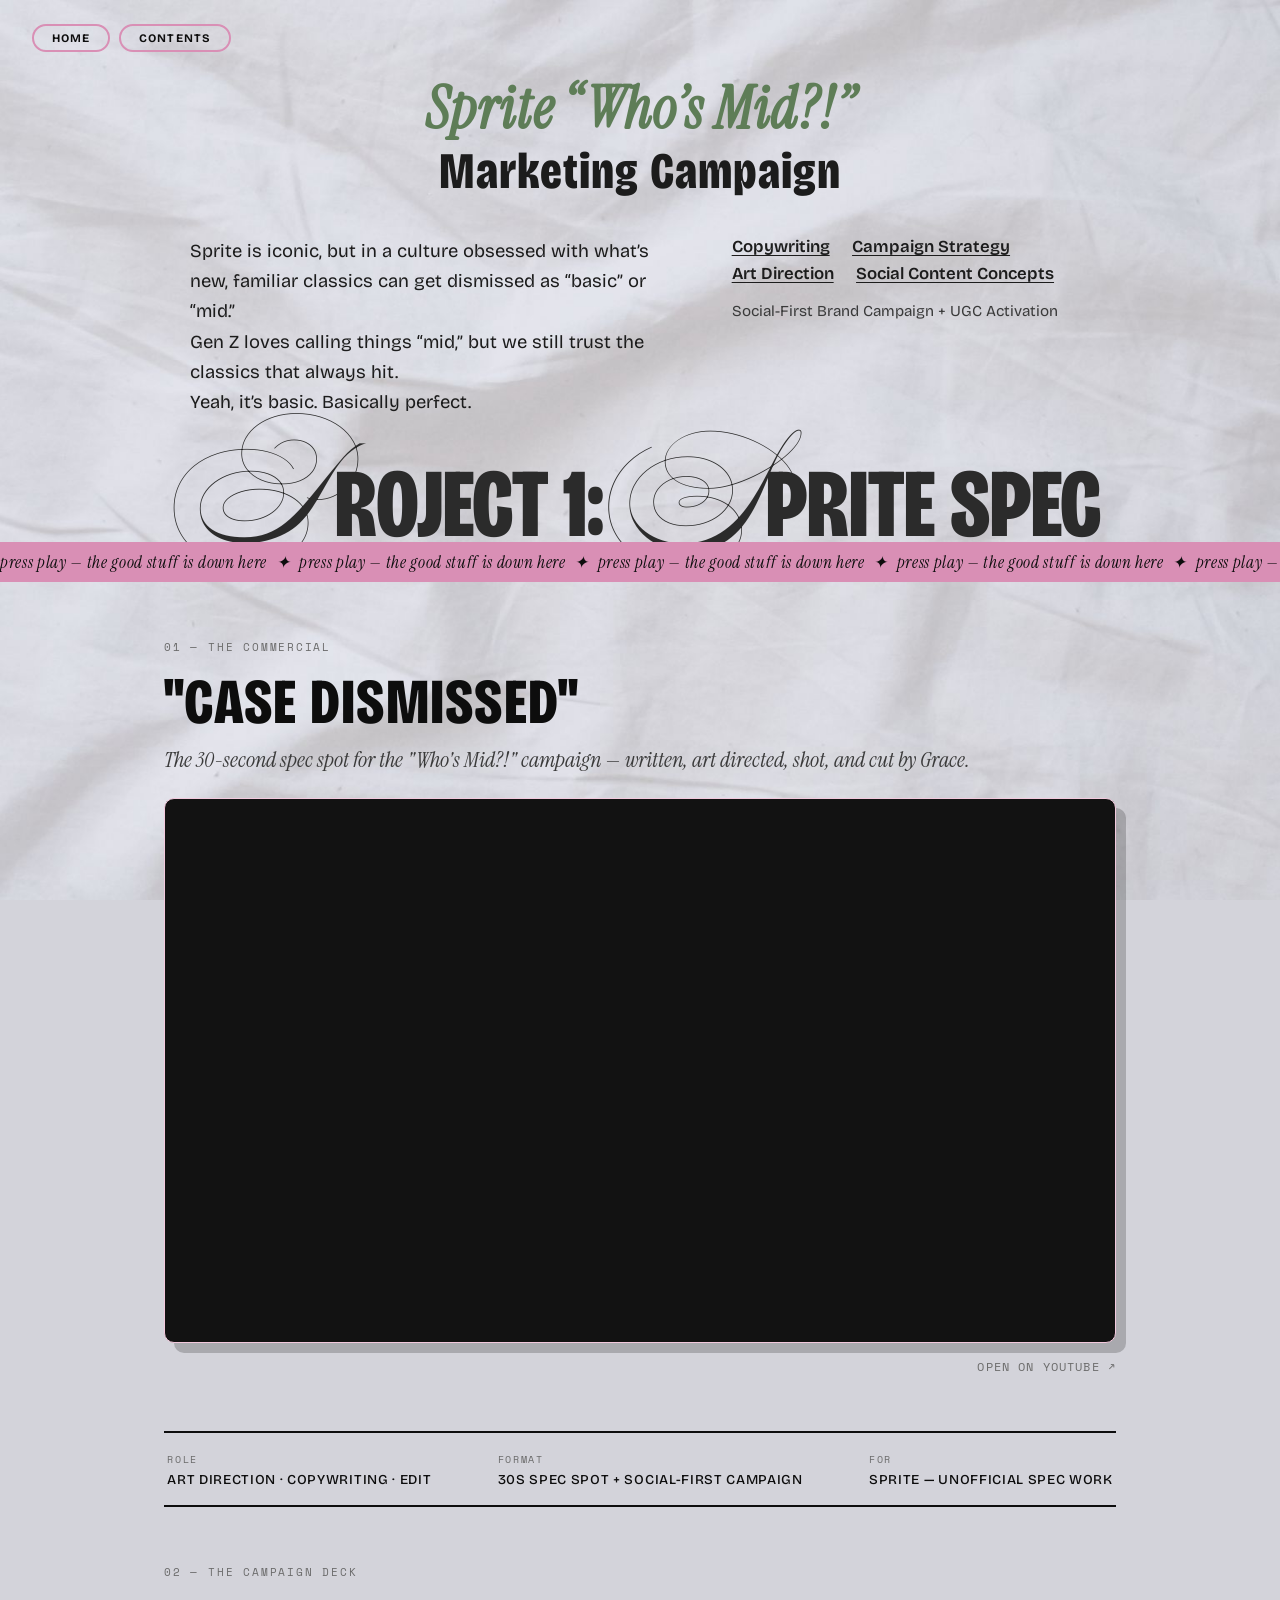
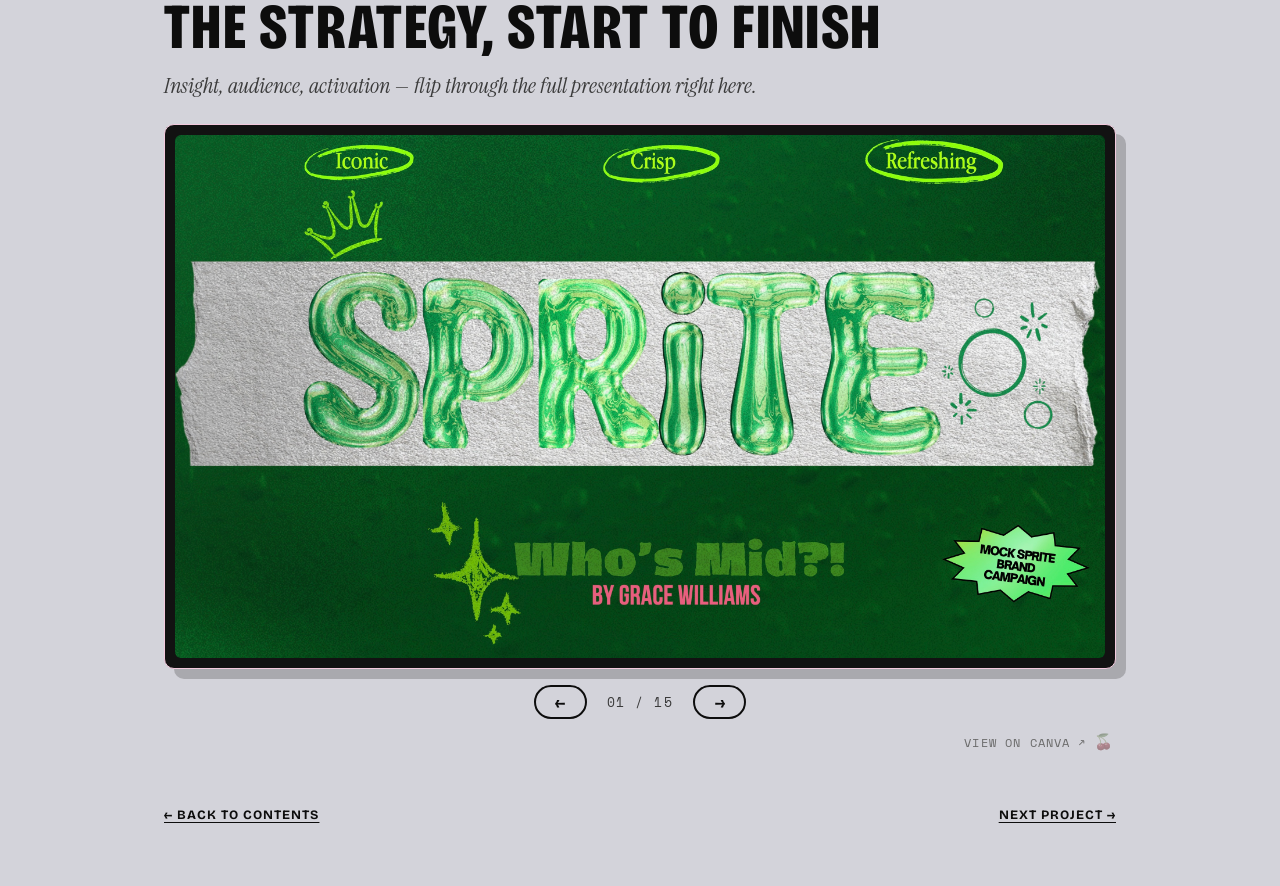
<file: projects/sprite.html>
<!DOCTYPE html>
<html lang="en">
<head>
  <meta charset="UTF-8">
  <meta name="viewport" content="width=device-width, initial-scale=1.0">
  <title>Project: Sprite "Who's Mid?!" Campaign — Grace Williams</title>
  <link rel="stylesheet" href="../css/style.css">
</head>
<body class="bg-sprite">
  <header class="case-hero">
    <nav class="case-hero-nav">
      <a class="home-pill case-pill" href="../index.html">Home</a>
      <a class="home-pill case-pill" href="../index.html#contents">Contents</a>
    </nav>

    <h1 class="case-hero-title">
      <span class="case-hero-green">Sprite &ldquo;Who&rsquo;s Mid?!&rdquo;</span> Marketing Campaign
    </h1>

    <div class="case-hero-grid">
      <p class="case-hero-copy">
        Sprite is iconic, but in a culture obsessed with what&rsquo;s new, familiar
        classics can get dismissed as &ldquo;basic&rdquo; or &ldquo;mid.&rdquo;<br>
        Gen&nbsp;Z loves calling things &ldquo;mid,&rdquo; but we still trust the
        classics that always hit.<br>
        Yeah, it&rsquo;s basic. Basically perfect.
      </p>
      <div class="case-hero-side">
        <div class="case-hero-tags">
          <span>Copywriting</span>
          <span>Campaign Strategy</span>
          <span>Art Direction</span>
          <span>Social Content Concepts</span>
        </div>
        <p class="case-hero-format">Social-First Brand Campaign + UGC Activation</p>
      </div>
    </div>

    <div class="case-hero-display" aria-hidden="true">
      <span class="case-script">P</span>roject 1: <span class="case-script">S</span>prite Spec
    </div>
  </header>

  <div class="case-cue">↓ press play — the good stuff is down here ↓</div>

  <section class="case-study">

    <div class="case-block" id="commercial">
      <p class="case-label">01 — THE COMMERCIAL</p>
      <h2 class="case-heading">"Case Dismissed"</h2>
      <p class="case-sub">The 30-second spec spot for the "Who's Mid?!" campaign — written, art directed, shot, and cut by Grace.</p>
      <div class="case-frame">
        <div class="case-video">
          <iframe src="https://www.youtube-nocookie.com/embed/s-rxRy7UZus?rel=0&modestbranding=1"
                  title="Sprite &quot;Who's Mid?!&quot; spec commercial"
                  allow="accelerometer; autoplay; clipboard-write; encrypted-media; gyroscope; picture-in-picture"
                  allowfullscreen loading="lazy"></iframe>
        </div>
      </div>
      <p class="case-alt"><a href="https://youtu.be/s-rxRy7UZus" target="_blank" rel="noopener">open on youtube ↗</a></p>
    </div>

    <div class="case-strip">
      <div><span class="case-strip-label">ROLE</span>art direction · copywriting · edit</div>
      <div><span class="case-strip-label">FORMAT</span>30s spec spot + social-first campaign</div>
      <div><span class="case-strip-label">FOR</span>Sprite — unofficial spec work</div>
    </div>

    <div class="case-block" id="deck">
      <p class="case-label">02 — THE CAMPAIGN DECK</p>
      <h2 class="case-heading">The strategy, start to finish</h2>
      <p class="case-sub">Insight, audience, activation — flip through the full presentation right here.</p>
      <div class="case-frame">
        <div class="case-deckview">
          <img id="deck-page" src="../images/sprite-deck/page-01.jpg" alt="Sprite campaign deck — page 1 of 15">
        </div>
      </div>
      <div class="deck-controls">
        <button id="deck-prev" type="button" aria-label="previous page">←</button>
        <span id="deck-count">01 / 15</span>
        <button id="deck-next" type="button" aria-label="next page">→</button>
      </div>
      <p class="case-alt"><a href="https://www.canva.com/design/DAHKsVqpw5w/SVQftgYgmarsl_Y/view" target="_blank" rel="noopener">view on canva ↗</a> <button class="cherry" data-cherry="sprite" aria-label="hidden cherry" title="?">🍒</button></p>
    </div>

    <nav class="case-nav">
      <a href="../index.html#contents">← back to contents</a>
      <a href="glazed-craze.html">next project →</a>
    </nav>

  </section>

  <script src="../js/main.js?v=5"></script>
  <script>
    // Deck flipper — 15 self-hosted pages, arrow keys work too
    (function () {
      const TOTAL = 15;
      let current = 1;
      const img = document.getElementById("deck-page");
      const count = document.getElementById("deck-count");

      function pad(n) { return String(n).padStart(2, "0"); }

      function show(n) {
        current = Math.max(1, Math.min(TOTAL, n));
        img.src = "../images/sprite-deck/page-" + pad(current) + ".jpg";
        img.alt = "Sprite campaign deck — page " + current + " of " + TOTAL;
        count.textContent = pad(current) + " / " + TOTAL;
        const preload = new Image();
        if (current < TOTAL) preload.src = "../images/sprite-deck/page-" + pad(current + 1) + ".jpg";
      }

      document.getElementById("deck-prev").onclick = () => show(current - 1);
      document.getElementById("deck-next").onclick = () => show(current + 1);
      document.addEventListener("keydown", (e) => {
        if (e.key === "ArrowRight") show(current + 1);
        if (e.key === "ArrowLeft") show(current - 1);
      });
    })();
  </script>
</body>
</html>
</file>
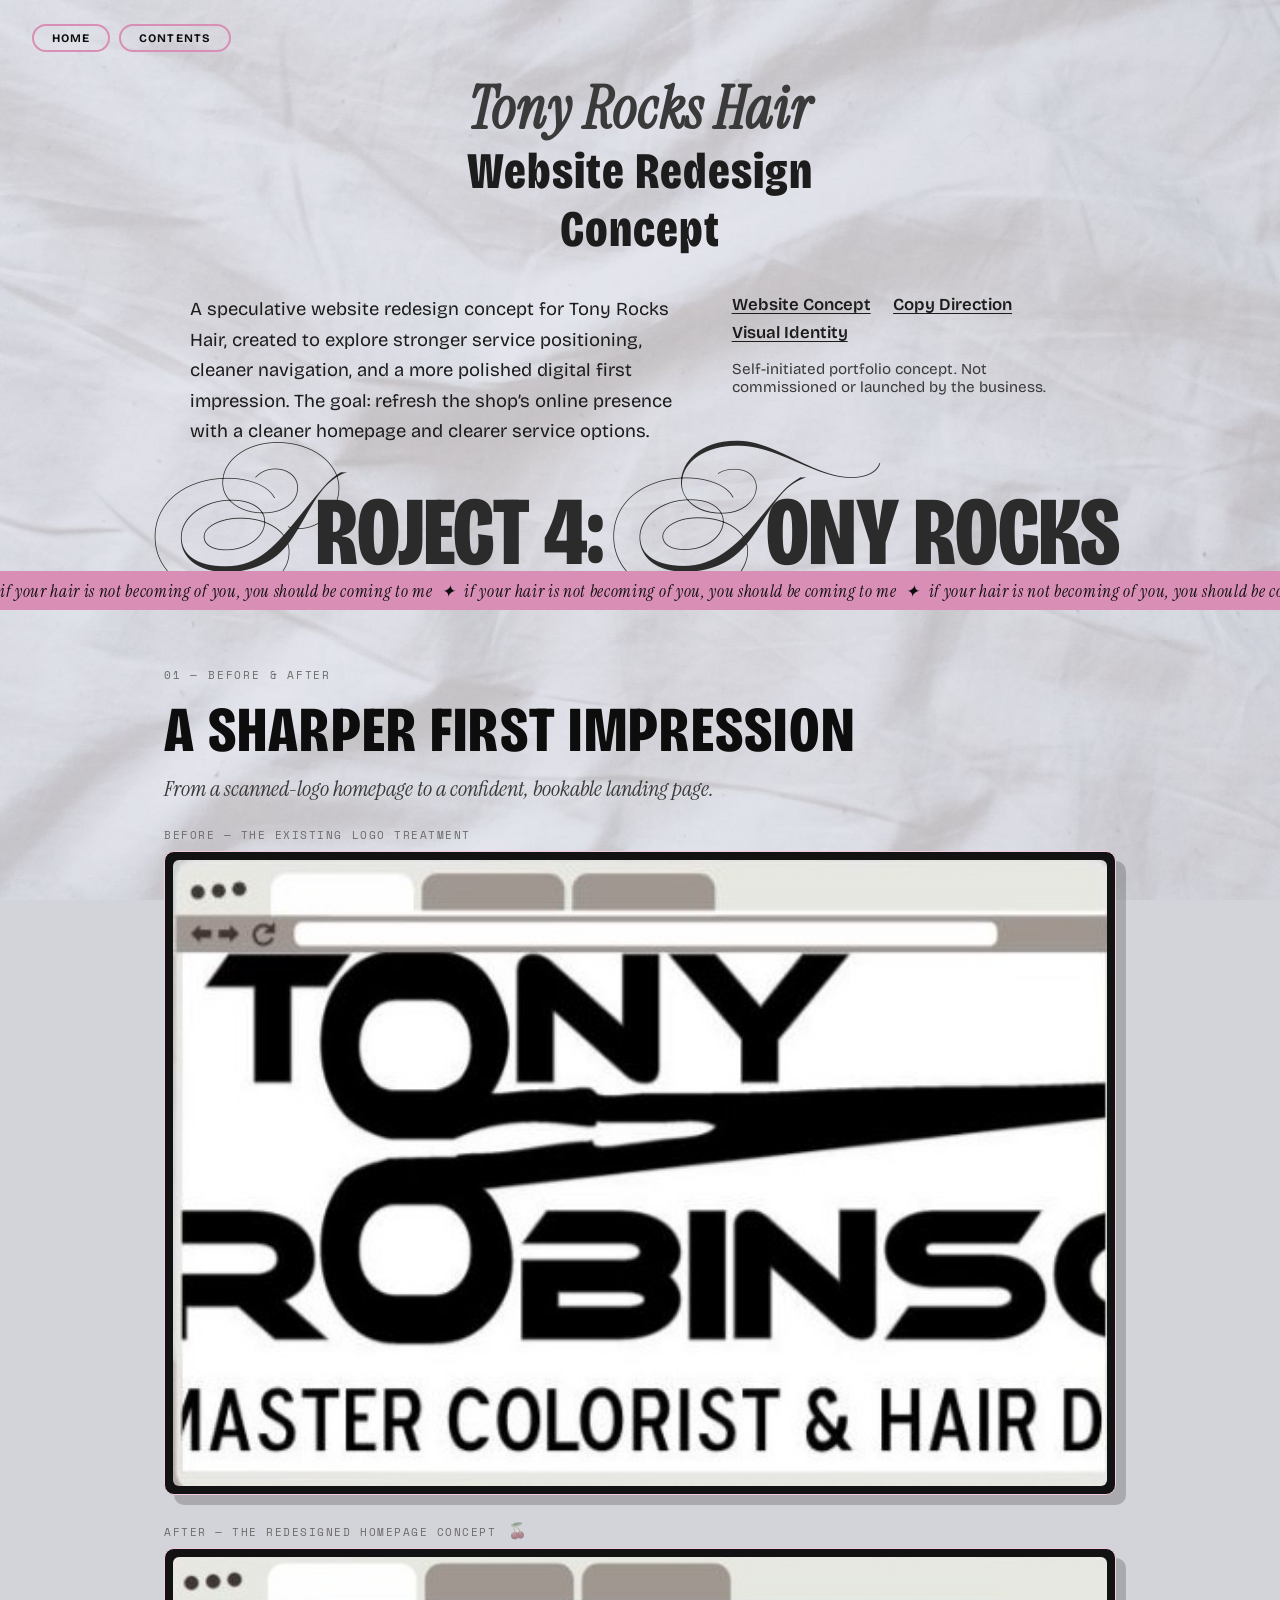
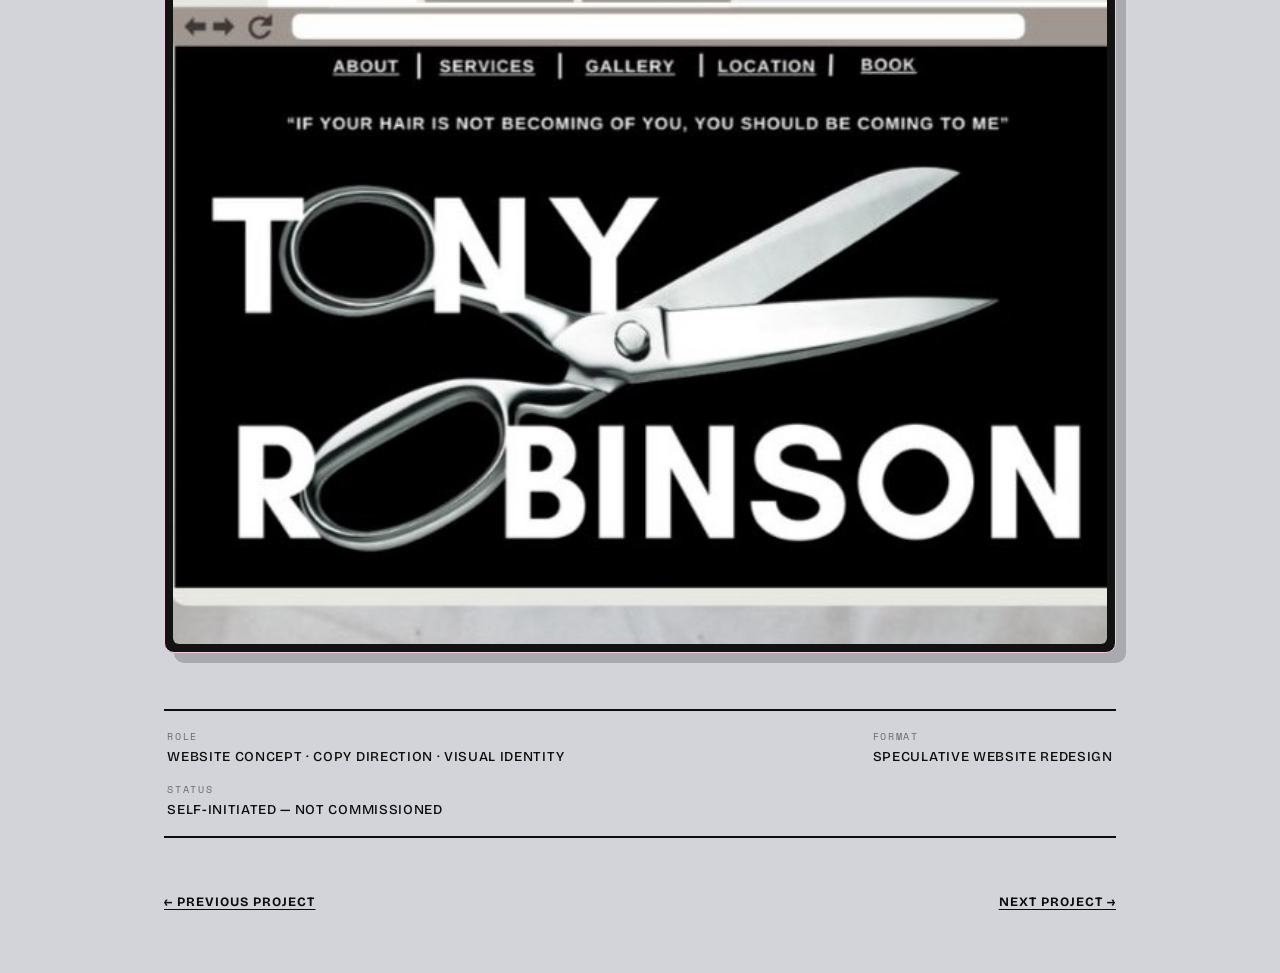
<file: projects/tony-rocks.html>
<!DOCTYPE html>
<html lang="en">
<head>
  <meta charset="UTF-8">
  <meta name="viewport" content="width=device-width, initial-scale=1.0">
  <title>Project: Tony Rocks Hair — Grace Williams</title>
  <link rel="stylesheet" href="../css/style.css">
</head>
<body class="bg-tony-rocks">

  <header class="case-hero">
    <nav class="case-hero-nav">
      <a class="home-pill case-pill" href="../index.html">Home</a>
      <a class="home-pill case-pill" href="../index.html#contents">Contents</a>
    </nav>

    <h1 class="case-hero-title">
      <span class="case-hero-green" style="color:#3a3a3a;">Tony Rocks Hair</span> Website Redesign Concept
    </h1>

    <div class="case-hero-grid">
      <p class="case-hero-copy">
        A speculative website redesign concept for Tony Rocks Hair, created to
        explore stronger service positioning, cleaner navigation, and a more
        polished digital first impression. The goal: refresh the shop&rsquo;s
        online presence with a cleaner homepage and clearer service options.
      </p>
      <div class="case-hero-side">
        <div class="case-hero-tags">
          <span>Website Concept</span>
          <span>Copy Direction</span>
          <span>Visual Identity</span>
        </div>
        <p class="case-hero-format">Self-initiated portfolio concept. Not commissioned or launched by the business.</p>
      </div>
    </div>

    <div class="case-hero-display" aria-hidden="true">
      <span class="case-script">P</span>roject 4: <span class="case-script">T</span>ony Rocks
    </div>
  </header>

  <div class="case-cue">↓ if your hair is not becoming of you, you should be coming to me ↓</div>

  <section class="case-study">

    <div class="case-block">
      <p class="case-label">01 — BEFORE &amp; AFTER</p>
      <h2 class="case-heading">A sharper first impression</h2>
      <p class="case-sub">From a scanned-logo homepage to a confident, bookable landing page.</p>
      <div class="case-stack">
        <div>
          <p class="case-img-label">BEFORE — the existing logo treatment</p>
          <div class="case-frame"><img src="../images/work/tony-1.jpg" alt="Tony Robinson existing logo — master colorist and hair designer"></div>
        </div>
        <div>
          <p class="case-img-label">AFTER — the redesigned homepage concept <button class="cherry" data-cherry="tony" aria-label="hidden cherry" title="?">🍒</button></p>
          <div class="case-frame"><img src="../images/work/tony-2.jpg" alt="Redesigned Tony Robinson homepage — bold type, scissors hero, clear nav with booking"></div>
        </div>
      </div>
    </div>

    <div class="case-strip">
      <div><span class="case-strip-label">ROLE</span>website concept · copy direction · visual identity</div>
      <div><span class="case-strip-label">FORMAT</span>speculative website redesign</div>
      <div><span class="case-strip-label">STATUS</span>self-initiated — not commissioned</div>
    </div>

    <nav class="case-nav">
      <a href="pinkcore.html">← previous project</a>
      <a href="product-styling.html">next project →</a>
    </nav>

  </section>

  <script src="../js/main.js?v=5"></script>
</body>
</html>
</file>
<file: css/style.css>
@import url('https://fonts.googleapis.com/css2?family=Bricolage+Grotesque:opsz,wdth,wght@12..96,75..100,200..800&family=Instrument+Serif:ital@0;1&family=Space+Mono:wght@400;700&family=Ballet:opsz@16..72&display=swap');

@font-face {
  font-family: 'Blantick Script';
  src: url('../assets/blantick_script/Blantick Script.woff2') format('woff2'),
       url('../assets/blantick_script/Blantick Script.woff') format('woff'),
       url('../assets/blantick_script/Blantick Script.ttf') format('truetype');
  font-weight: normal;
  font-style: normal;
  font-display: swap;
}

:root {
  --bg: #121212;
  --pink: #f3c9dd;
  --pink-deep: #d98fb5;
  --cream: #f5f1ea;
  --muted: #b9b9b9;

  --font-display: 'Bricolage Grotesque', 'Arial Narrow', sans-serif;
  --font-accent: 'Instrument Serif', Georgia, serif;
  --font-body: 'Bricolage Grotesque', "Helvetica Neue", Arial, sans-serif;
  --font-label: 'Space Mono', Menlo, monospace;
}

* {
  box-sizing: border-box;
}

html, body {
  margin: 0;
  padding: 0;
}

body {
  background: var(--bg);
  color: var(--cream);
  font-family: var(--font-body);
  min-height: 100vh;
}

/* Background colors matched to the bottom edge of each slide image, so
   any leftover space below a shorter-than-viewport image blends in. */
body.bg-cover { background: #393136; }
body.bg-contents { background: #d3d3da; }
body.bg-about { background: #343441; }

/* Case pages all share the fabric texture so the whole site flows */
body.bg-resume,
body.bg-sprite,
body.bg-glazed-craze,
body.bg-pinkcore,
body.bg-tony-rocks,
body.bg-product-styling,
body.bg-about-light {
  background: #d3d3da url('../images/contents-bg.jpg') center center / cover no-repeat fixed;
}

a {
  color: var(--pink);
  text-decoration: none;
}

a:hover {
  text-decoration: underline;
}

/* ---------- Slide pages (about, contents, projects, resume) ---------- */

.slide-page {
  position: relative;
}

.slide-page .slide-frame {
  position: relative;
  width: 100%;
  line-height: 0;
}

.slide-page img {
  width: 100%;
  height: auto;
  display: block;
}

/* ---------- Hotspots (clickable text already designed into the image) ---------- */

.hotspot {
  position: absolute;
  display: block;
}

/* A hotspot that also displays an image filling its box (e.g. a
   screenshot placed "on screen" inside a designed mockup) */
.screen-overlay img {
  width: 100%;
  height: 100%;
  object-fit: cover;
}

body.debug .hotspot {
  background: rgba(255, 0, 80, 0.25);
  border: 1px solid #ff0050;
}

body.debug .hotspot::after {
  content: attr(data-label);
  position: absolute;
  top: 0;
  left: 0;
  background: #ff0050;
  color: #fff;
  font-size: 10px;
  line-height: 1.4;
  padding: 0 4px;
  white-space: nowrap;
  font-family: var(--font-label);
}

/* Hover tooltip for labeled hotspots */
.hotspot[data-label]:hover::after {
  content: attr(data-label);
  position: absolute;
  bottom: calc(100% + 8px);
  left: 50%;
  transform: translateX(-50%);
  background: rgba(0, 0, 0, 0.85);
  color: #fff;
  font-size: 16px;
  font-family: var(--font-label);
  font-weight: bold;
  letter-spacing: 0.08em;
  padding: 8px 16px;
  border-radius: 5px;
  white-space: nowrap;
  pointer-events: none;
  z-index: 50;
}

/* ── HOME PAGE ───────────────────────────────────────── */

.home-cover {
  min-height: 100vh;
  background: #121212 url('../images/cover-bg.png') center center / cover no-repeat;
}

@media (max-width: 768px) {
  .home-cover {
    min-height: 0 !important;
    height: 56vw !important;
    background-size: contain !important;
  }
}

.home-contents {
  min-height: 100vh;
  background: #dedad6 url('../images/contents-bg.jpg') center center / cover no-repeat;
  padding: 2rem 2.5rem 3rem;
}

.home-pill {
  display: inline-block;
  padding: 0.3rem 1.1rem;
  border: 2px solid var(--pink-deep);
  border-radius: 999px;
  font-family: var(--font-body);
  font-size: 0.72rem;
  font-weight: 700;
  letter-spacing: 0.1em;
  text-transform: uppercase;
  text-decoration: none;
  color: #0d0d0d;
  transition: background 0.25s ease, color 0.25s ease, border-color 0.25s ease,
              transform 0.25s cubic-bezier(0.16, 1, 0.3, 1);
}
.home-pill:hover {
  background: #b23a72;
  border-color: #b23a72;
  color: #f5f1ea;
  transform: translateY(-1px);
  text-decoration: none;
}

.contents-heading {
  font-family: var(--font-display);
  font-stretch: 75%;
  font-weight: 800;
  font-size: clamp(2.6rem, 9.5vw, 6.5rem);
  text-transform: uppercase;
  text-align: center;
  letter-spacing: 0.02em;
  color: #0d0d0d;
  margin: 0.75rem 0 1.5rem;
}

.contents-list {
  list-style: none;
  padding: 0;
  margin: 0;
  border-top: 2.5px solid var(--pink-deep);
}

.contents-list li {
  border-bottom: 2.5px solid var(--pink-deep);
}

.contents-list a {
  display: flex;
  justify-content: space-between;
  align-items: center;
  gap: 1rem;
  padding: 0.9rem 0.4rem;
  text-decoration: none;
  color: #0d0d0d;
  transition: opacity 0.15s;
}
.contents-list a:hover { opacity: 0.55; }

.contents-item-name {
  font-family: var(--font-body);
  font-weight: 500;
  font-size: clamp(0.85rem, 2.6vw, 1.55rem);
  text-transform: uppercase;
  letter-spacing: 0.04em;
  text-decoration: underline;
  text-decoration-color: var(--pink-deep);
  text-underline-offset: 3px;
}

.contents-page-no {
  font-family: var(--font-body);
  font-weight: 500;
  font-size: clamp(1rem, 2.8vw, 1.7rem);
  flex-shrink: 0;
  color: var(--pink-deep);
  transition: color 0.2s ease;
}

@media (max-width: 480px) {
  .home-contents { padding: 1.5rem 1.25rem 2.5rem; }
}

/* ── CONTENTS HOVER PREVIEWS ─────────────────────────── */

/* film grain over the whole homepage, very quiet */
body.home-page::after {
  content: '';
  position: fixed;
  inset: 0;
  pointer-events: none;
  z-index: 90;
  opacity: 0.045;
  background-image: url("data:image/svg+xml,%3Csvg xmlns='http://www.w3.org/2000/svg' width='140' height='140'%3E%3Cfilter id='n'%3E%3CfeTurbulence type='fractalNoise' baseFrequency='0.85' numOctaves='2'/%3E%3C/filter%3E%3Crect width='140' height='140' filter='url(%23n)'/%3E%3C/svg%3E");
}

.contents-list a {
  position: relative;
  transition: opacity 0.15s, transform 0.25s cubic-bezier(0.16, 1, 0.3, 1);
}

.contents-list a:hover {
  opacity: 1;
  transform: translateX(3px);
}

.contents-list a:hover .contents-item-name {
  color: #b23a72;
}

.contents-list a:hover .contents-item-name::after {
  content: ' ↗';
  font-weight: 400;
}

.contents-list a:hover .contents-page-no {
  color: #b23a72;
}

/* desktop: thumbnails hidden, the floating peek does the work */
.contents-thumb {
  display: none;
}

.peek {
  position: fixed;
  top: 0;
  left: 0;
  width: min(360px, 34vw);
  background: #121212;
  border: 1px solid #f3c9dd;
  border-radius: 10px;
  padding: 9px;
  box-shadow: 8px 8px 0 rgba(18, 18, 18, 0.22);
  pointer-events: none;
  opacity: 0;
  z-index: 80;
  transition: opacity 0.28s ease;
  will-change: transform;
}

.peek.on { opacity: 1; }

.peek img {
  width: 100%;
  height: auto;
  display: block;
  border-radius: 6px;
}

.peek-meta {
  display: flex;
  justify-content: space-between;
  align-items: baseline;
  gap: 1rem;
  margin-top: 8px;
}

#peek-tags {
  font-family: var(--font-label);
  font-size: 0.65rem;
  letter-spacing: 0.08em;
  color: #8a8478;
  text-transform: uppercase;
}

.peek-view {
  font-family: var(--font-accent);
  font-style: italic;
  font-size: 0.95rem;
  color: #f3c9dd;
  white-space: nowrap;
}

/* touch devices: no hover exists — go picture-first with inline thumbnails.
   Anything with a real mouse gets the floating hover peek at every size. */
@media (hover: none), (pointer: coarse) {
  .peek { display: none; }

  .contents-thumb {
    display: block;
    width: 74px;
    height: 46px;
    object-fit: cover;
    border-radius: 5px;
    border: 1.5px solid var(--pink-deep);
    flex-shrink: 0;
  }

  .contents-list a:hover { transform: none; }
}

/* ── PROJECT CASE STUDY (sprite) ─────────────────────── */

.case-hero {
  background: transparent;
  padding: 1.5rem 2rem 0;
  overflow: hidden;
}

.case-hero-nav {
  display: flex;
  justify-content: flex-start;
  gap: 0.6rem;
  margin-bottom: 1.5rem;
}

.case-pill { background: transparent; }

.case-hero-title {
  font-family: var(--font-display);
  font-stretch: 75%;
  font-weight: 800;
  font-size: clamp(1.6rem, 4.2vw, 3.2rem);
  text-align: center;
  letter-spacing: 0.02em;
  color: #1c1c1c;
  margin: 0 auto 2.2rem;
  max-width: 20ch;
  line-height: 1.15;
}

.case-hero-green {
  font-family: var(--font-accent);
  font-style: italic;
  font-weight: 600;
  color: #5e7d57;
  font-size: 1.12em;
}

.case-hero-grid {
  display: grid;
  grid-template-columns: 1.4fr 1fr;
  gap: 2.5rem;
  max-width: 900px;
  margin: 0 auto 2.5rem;
  align-items: start;
}

.case-hero-copy {
  font-family: var(--font-body);
  font-size: clamp(0.95rem, 1.7vw, 1.15rem);
  line-height: 1.65;
  color: #1c1c1c;
  margin: 0;
}

.case-hero-tags {
  display: flex;
  flex-wrap: wrap;
  gap: 0.4rem 1.4rem;
  margin-bottom: 1.1rem;
}

.case-hero-tags span {
  font-family: var(--font-body);
  font-weight: 600;
  font-size: clamp(0.85rem, 1.5vw, 1.05rem);
  color: #1c1c1c;
  text-decoration: underline;
  text-underline-offset: 3px;
}

.case-hero-format {
  font-family: var(--font-body);
  font-size: clamp(0.8rem, 1.4vw, 0.95rem);
  color: #3a3a3a;
  margin: 0;
}

.case-hero-display {
  font-family: var(--font-display);
  font-stretch: 75%;
  font-weight: 800;
  font-size: clamp(2rem, 7.6vw, 7.5rem);
  text-transform: uppercase;
  letter-spacing: 0;
  line-height: 0.95;
  color: #2b2b2b;
  text-align: center;
  white-space: nowrap;
  margin: 0 -2rem -0.08em;
}

.case-script {
  font-family: 'Ballet', cursive;
  font-weight: 400;
  font-size: 1.3em;
  line-height: 0.6;
  vertical-align: bottom;
  margin-right: 0.04em;
  text-transform: none;
}

@media (max-width: 680px) {
  .case-hero-grid { grid-template-columns: 1fr; gap: 1.25rem; }

  .case-hero-display {
    white-space: normal;
    font-size: clamp(1.7rem, 10vw, 3rem);
    line-height: 1;
    margin: 0 0 0.25rem;
  }
}

.case-cue {
  font-family: var(--font-accent);
  font-style: italic;
  font-size: 1.05rem;
  letter-spacing: 0.04em;
  color: #0d0d0d;
  background: var(--pink-deep);
  padding: 0.55rem 0;
  overflow: hidden;
  white-space: nowrap;
}

.ticker-track {
  display: inline-flex;
  animation: tickerScroll 26s linear infinite;
}

.ticker-half {
  display: inline-block;
}

@keyframes tickerScroll {
  from { transform: translateX(0); }
  to { transform: translateX(-50%); }
}

.case-study {
  max-width: 1000px;
  margin: 0 auto;
  padding: 3.5rem 1.5rem 4rem;
  color: #0d0d0d;
}

.case-block { margin-bottom: 3.5rem; }

.case-label {
  font-family: var(--font-label);
  font-size: 0.7rem;
  letter-spacing: 0.16em;
  color: #6b6b6b;
  margin: 0 0 0.5rem;
}

.case-heading {
  font-family: var(--font-display);
  font-stretch: 75%;
  font-weight: 800;
  font-size: clamp(2.2rem, 6vw, 4rem);
  text-transform: uppercase;
  letter-spacing: 0.02em;
  margin: 0 0 0.4rem;
  color: #0d0d0d;
}

.case-sub {
  font-family: var(--font-accent);
  font-style: italic;
  font-size: clamp(1.05rem, 2.2vw, 1.35rem);
  color: #3a3a3a;
  margin: 0 0 1.5rem;
}

.case-frame {
  background: #121212;
  border: 1px solid #f3c9dd;
  border-radius: 10px;
  padding: 10px;
  box-shadow: 10px 10px 0 rgba(18, 18, 18, 0.22);
}

.case-video,
.case-deck {
  position: relative;
  width: 100%;
  aspect-ratio: 16 / 9;
  border-radius: 6px;
  overflow: hidden;
}

.case-video iframe,
.case-deck iframe {
  position: absolute;
  inset: 0;
  width: 100%;
  height: 100%;
  border: 0;
  display: block;
}

.case-deckview {
  width: 100%;
  aspect-ratio: 16 / 9;
  border-radius: 6px;
  overflow: hidden;
  background: #0d0d0d;
}

.case-deckview img {
  width: 100%;
  height: 100%;
  object-fit: contain;
  display: block;
}

.deck-controls {
  display: flex;
  justify-content: center;
  align-items: center;
  gap: 1.25rem;
  margin-top: 1rem;
}

.deck-controls button {
  font-family: var(--font-body);
  font-size: 1rem;
  font-weight: 700;
  border: 2px solid #0d0d0d;
  border-radius: 999px;
  background: transparent;
  color: #0d0d0d;
  padding: 0.35rem 1.2rem;
  cursor: pointer;
}

.deck-controls button:hover {
  background: #0d0d0d;
  color: #c9c9ca;
}

#deck-count {
  font-family: var(--font-label);
  font-size: 0.8rem;
  letter-spacing: 0.12em;
  color: #3a3a3a;
}

.case-alt {
  margin: 0.8rem 0 0;
  text-align: right;
}

.case-alt a {
  font-family: var(--font-label);
  font-size: 0.72rem;
  letter-spacing: 0.1em;
  text-transform: uppercase;
  color: #6b6b6b;
}
.case-alt a:hover { color: #b23a72; }

.case-strip {
  display: flex;
  flex-wrap: wrap;
  gap: 1rem 2.5rem;
  justify-content: space-between;
  border-top: 2px solid #0d0d0d;
  border-bottom: 2px solid #0d0d0d;
  padding: 1.1rem 0.2rem;
  margin-bottom: 3.5rem;
  font-family: var(--font-body);
  font-size: 0.85rem;
  font-weight: 500;
  text-transform: uppercase;
  letter-spacing: 0.05em;
}

.case-strip-label {
  display: block;
  font-family: var(--font-label);
  font-size: 0.65rem;
  color: #6b6b6b;
  letter-spacing: 0.16em;
  margin-bottom: 0.25rem;
}

.case-nav {
  display: flex;
  justify-content: space-between;
  gap: 1rem;
  font-family: var(--font-body);
  font-weight: 700;
  font-size: 0.8rem;
  letter-spacing: 0.08em;
  text-transform: uppercase;
}

.case-nav a { color: #0d0d0d; text-decoration: underline; text-underline-offset: 3px; }
.case-nav a:hover { color: #b23a72; }

.case-gallery {
  display: grid;
  grid-template-columns: repeat(auto-fit, minmax(210px, 1fr));
  gap: 1.4rem;
  align-items: start;
}

.case-gallery .case-frame,
.case-stack .case-frame { padding: 8px; }

.case-frame > img {
  width: 100%;
  height: auto;
  display: block;
  border-radius: 6px;
}

.case-stack { display: grid; gap: 1.75rem; }

.case-img-label {
  font-family: var(--font-label);
  font-size: 0.68rem;
  letter-spacing: 0.14em;
  text-transform: uppercase;
  color: #6b6b6b;
  margin: 0 0 0.5rem;
}

.case-contact {
  display: flex;
  flex-wrap: wrap;
  gap: 0.8rem;
  margin-bottom: 3rem;
}

.case-contact .home-pill { background: transparent; }

/* ── THE FUN LAYER ───────────────────────────────────── */

/* clapperboard end-card */
.clapper {
  max-width: 440px;
  margin: 0 auto 2rem;
  cursor: pointer;
  user-select: none;
}

.clapper-stick {
  height: 38px;
  background: repeating-linear-gradient(-45deg, #121212 0 26px, #f5f1ea 26px 52px);
  border: 2px solid #121212;
  border-radius: 8px 8px 0 0;
  transform: rotate(-14deg);
  transform-origin: 0% 100%;
  transition: transform 0.16s cubic-bezier(0.5, 0, 1, 1);
}

.clapper.snapped .clapper-stick { transform: rotate(0deg); }

.clapper-body {
  background: #121212;
  border-radius: 0 0 10px 10px;
  padding: 1.2rem 1.4rem 1rem;
  box-shadow: 8px 8px 0 rgba(18, 18, 18, 0.22);
}

.clapper-line {
  display: flex;
  justify-content: space-between;
  font-family: var(--font-label);
  font-size: 0.75rem;
  letter-spacing: 0.14em;
  text-transform: uppercase;
  color: #c9c4bc;
  border-bottom: 1px solid #3a3a3a;
  padding: 0.5rem 0;
}

.clapper-hint {
  font-family: var(--font-accent);
  font-style: italic;
  font-size: 0.95rem;
  color: var(--pink);
  text-align: center;
  margin: 0.9rem 0 0;
}

.wrap-reveal {
  text-align: center;
  opacity: 0;
  transform: translateY(10px);
  transition: opacity 0.45s ease, transform 0.45s ease;
}

.wrap-reveal.on { opacity: 1; transform: none; }

.wrap-reveal h2 {
  font-family: var(--font-accent);
  font-style: italic;
  font-weight: 400;
  font-size: clamp(2rem, 5vw, 3.2rem);
  color: #0d0d0d;
  margin: 0 0 1.1rem;
}

/* falling bloom confetti */
.bloom {
  position: fixed;
  top: -34px;
  z-index: 300;
  color: var(--pink-deep);
  pointer-events: none;
  animation: bloomFall 2.1s linear forwards;
}

@keyframes bloomFall {
  to { transform: translateY(108vh) rotate(340deg); }
}

/* the cherry hunt */
.cherry {
  background: none;
  border: none;
  cursor: pointer;
  font-size: 0.95rem;
  line-height: 1;
  padding: 0 0.2rem;
  opacity: 0.45;
  filter: grayscale(55%);
  transition: opacity 0.2s ease, filter 0.2s ease, transform 0.2s ease;
}

.cherry:hover { opacity: 1; filter: none; transform: scale(1.25); }
.cherry.found { opacity: 1; filter: none; }

.cherry-toast {
  position: fixed;
  bottom: 26px;
  left: 50%;
  transform: translateX(-50%);
  background: var(--pink-deep);
  color: #0d0d0d;
  font-family: var(--font-accent);
  font-style: italic;
  font-size: 1rem;
  padding: 0.5rem 1.3rem;
  border-radius: 999px;
  box-shadow: 4px 4px 0 rgba(18, 18, 18, 0.18);
  z-index: 310;
  animation: fadeIn 0.25s ease-out;
}

.cherry-status {
  font-family: var(--font-label);
  font-size: 0.8rem;
  letter-spacing: 0.06em;
  color: #6b6b6b;
  margin: -1.5rem 0 2.5rem;
}

@keyframes fadeIn {
  from { opacity: 0; transform: translate(-50%, 6px); }
  to { opacity: 1; transform: translate(-50%, 0); }
}

/* 404 bubble wrap */
.pop-page {
  max-width: 760px;
  margin: 0 auto;
  padding: 2rem 1.5rem 4rem;
  text-align: center;
}

.pop-title {
  font-family: var(--font-display);
  font-stretch: 75%;
  font-weight: 800;
  font-size: clamp(2.4rem, 8vw, 5.5rem);
  text-transform: uppercase;
  color: #0d0d0d;
  margin: 1.5rem 0 0.4rem;
}

.pop-sub {
  font-family: var(--font-accent);
  font-style: italic;
  font-size: clamp(1.05rem, 2.4vw, 1.4rem);
  color: #3a3a3a;
  margin: 0 0 2rem;
}

.bubble-grid {
  display: grid;
  grid-template-columns: repeat(auto-fill, minmax(52px, 1fr));
  gap: 8px;
  background: #121212;
  border: 1px solid var(--pink);
  border-radius: 10px;
  box-shadow: 8px 8px 0 rgba(18, 18, 18, 0.22);
  padding: 14px;
  margin-bottom: 1.2rem;
}

.bubble {
  aspect-ratio: 1;
  border-radius: 50%;
  border: none;
  cursor: pointer;
  background: radial-gradient(circle at 32% 30%, #f7dbe8 0 18%, var(--pink-deep) 75%);
  transition: transform 0.08s ease;
}

.bubble:hover { transform: scale(1.06); }

.bubble.popped {
  background: #2b2226;
  transform: scale(0.82);
  box-shadow: inset 2px 3px 6px rgba(0, 0, 0, 0.55);
  cursor: default;
}

.pop-count {
  font-family: var(--font-label);
  font-size: 0.8rem;
  letter-spacing: 0.12em;
  color: #6b6b6b;
  margin: 0 0 2rem;
}

/* cherry ninja easter egg */
#ninja-egg {
  position: fixed;
  right: 18px;
  top: 62%;
  transform: rotate(-14deg);
  font-size: 30px;
  background: none;
  border: none;
  cursor: pointer;
  opacity: 0.75;
  z-index: 95;
  transition: transform 0.25s ease, opacity 0.25s ease;
}

#ninja-egg:hover {
  transform: rotate(-4deg) scale(1.1);
  opacity: 1;
}

.ninja-overlay {
  position: fixed;
  inset: 0;
  background: rgba(18, 18, 18, 0.94);
  z-index: 400;
  overflow: hidden;
  cursor: crosshair;
  touch-action: none;
}

.ninja-hud {
  display: flex;
  justify-content: space-between;
  align-items: center;
  padding: 14px 18px;
  font-family: var(--font-label);
  font-size: 1rem;
  letter-spacing: 0.1em;
  color: #f5f1ea;
}

.ninja-close {
  background: none;
  border: 1.5px solid #4a4a4a;
  border-radius: 50%;
  color: #f5f1ea;
  width: 34px;
  height: 34px;
  font-size: 18px;
  cursor: pointer;
}

.ninja-close:hover { border-color: var(--pink-deep); color: var(--pink-deep); }

.ninja-hint {
  text-align: center;
  font-family: var(--font-accent);
  font-style: italic;
  font-size: 1.05rem;
  color: var(--pink);
  margin: 0;
}

.ninja-fruit {
  position: absolute;
  left: 0;
  top: 0;
  font-size: 54px;
  will-change: transform;
  pointer-events: none;
  user-select: none;
}

.ninja-fruit.sliced {
  transition: opacity 0.35s ease, filter 0.35s ease;
  opacity: 0;
  filter: blur(2px);
}

.ninja-splash {
  position: absolute;
  color: var(--pink-deep);
  font-size: 22px;
  pointer-events: none;
  animation: splashPop 0.45s ease-out forwards;
}

@keyframes splashPop {
  from { transform: scale(0.4); opacity: 1; }
  to { transform: scale(1.9); opacity: 0; }
}

.ninja-trail {
  position: absolute;
  width: 6px;
  height: 6px;
  border-radius: 50%;
  background: var(--pink);
  pointer-events: none;
  animation: trailFade 0.3s linear forwards;
}

@keyframes trailFade {
  to { opacity: 0; transform: scale(0.3); }
}

.ninja-end {
  position: absolute;
  inset: 0;
  display: flex;
  flex-direction: column;
  align-items: center;
  justify-content: center;
  gap: 0.6rem;
  text-align: center;
}

.ninja-endscore {
  font-family: var(--font-display);
  font-stretch: 75%;
  font-weight: 800;
  font-size: clamp(2.5rem, 8vw, 5rem);
  color: #f5f1ea;
  margin: 0;
}

.ninja-endline {
  font-family: var(--font-accent);
  font-style: italic;
  font-size: 1.2rem;
  color: var(--pink);
  margin: 0 0 1rem;
}

.ninja-end .home-pill { color: #f5f1ea; }

/* ── ABOUT 2.0 (template-style hero) ─────────────────── */

.about2-main {
  display: grid;
  grid-template-columns: 0.85fr 1.15fr;
  gap: 3rem;
  align-items: center;
  max-width: 1060px;
  margin: 0 auto;
  padding: 2.5rem 2rem 3.5rem;
}

.about2-photo img {
  width: 100%;
  height: auto;
  display: block;
  border-radius: 6px;
}

.badge-pill {
  display: inline-block;
  font-family: var(--font-accent);
  font-style: italic;
  font-size: 1.1rem;
  background: var(--pink);
  color: #0d0d0d;
  border-radius: 999px;
  padding: 0.25rem 1.15rem;
  transform: rotate(-4deg);
  margin-bottom: 1.25rem;
}

.about2-headline {
  font-family: var(--font-accent);
  font-weight: 400;
  font-size: clamp(2.3rem, 4.8vw, 4.2rem);
  line-height: 1.02;
  color: #0d0d0d;
  margin: 0 0 1.25rem;
}

.about2-headline em {
  font-style: italic;
  color: #c06d97;
}

.about2-bio {
  font-family: var(--font-body);
  font-size: clamp(1rem, 1.6vw, 1.15rem);
  line-height: 1.7;
  color: #1c1c1c;
  max-width: 48ch;
  margin: 0 0 1.6rem;
}

.about2-ctas {
  display: flex;
  flex-wrap: wrap;
  gap: 0.7rem;
}

.pill-solid {
  background: var(--pink-deep);
  border-color: var(--pink-deep);
  color: #0d0d0d;
}

.about-footer-light {
  color: var(--pink-deep);
}

@media (max-width: 680px) {
  .about2-main {
    grid-template-columns: 1fr;
    gap: 2rem;
  }
}

/* ── ABOUT PAGE ──────────────────────────────────────── */

.about-page {
  background: #1a1416;
  color: #f0ebe3;
  min-height: 100vh;
  display: flex;
  flex-direction: column;
}

.about-nav {
  display: flex;
  justify-content: space-between;
  align-items: center;
  padding: 1.25rem 1.5rem;
  flex-shrink: 0;
}

.about-pill {
  border: 2px solid var(--pink-deep);
  color: #f0ebe3;
}
.about-pill:hover { background: var(--pink-deep); border-color: var(--pink-deep); color: #1a1416; }

.about-main {
  display: grid;
  grid-template-columns: 1fr 1fr;
  flex: 1;
  min-height: 0;
  max-height: 68vh;
}

.about-text {
  padding: 2rem 2.5rem 2rem;
  display: flex;
  flex-direction: column;
  justify-content: flex-start;
}

.about-greeting {
  font-family: var(--font-accent);
  font-style: italic;
  font-weight: 300;
  font-size: clamp(1.8rem, 4vw, 3rem);
  color: #f3c9dd;
  text-decoration: underline;
  text-underline-offset: 5px;
  margin-bottom: 1.25rem;
  line-height: 1.2;
}

.about-bio {
  font-family: var(--font-body);
  font-size: clamp(1.05rem, 2vw, 1.25rem);
  line-height: 1.8;
  color: #f0ebe3;
  margin-bottom: 1.75rem;
}

.about-links {
  display: flex;
  flex-direction: column;
  gap: 0.3rem;
}

.about-links a {
  font-family: var(--font-body);
  font-size: clamp(0.72rem, 1.1vw, 0.85rem);
  font-weight: 600;
  letter-spacing: 0.04em;
  text-transform: uppercase;
  text-decoration: underline;
  text-underline-offset: 2px;
  color: #f0ebe3;
}
.about-links a:hover { color: #f3c9dd; }

.about-photo-col {
  background: #1a1416 url('../images/about-doodles.png?v=2') center top / cover no-repeat;
  min-height: 0;
}

.about-footer {
  font-family: var(--font-display);
  font-stretch: 75%;
  font-weight: 800;
  font-size: clamp(4rem, 12vw, 9rem);
  text-transform: uppercase;
  letter-spacing: -0.01em;
  line-height: 0.85;
  color: #f3c9dd;
  padding: 0.75rem 1rem 0.75rem 3rem;
  overflow: visible;
  flex-shrink: 0;
}

.about-footer-script {
  font-family: 'Ballet', cursive;
  font-style: normal;
  font-weight: 400;
  font-size: 1.45em;
  line-height: 0.7;
  vertical-align: bottom;
  margin-right: 0.05em;
}

@media (max-width: 680px) {
  .about-main { grid-template-columns: 1fr; }
  .about-photo-col { height: 70vw; }
  .about-text { padding: 2rem 1.25rem; }
  .about-page { flex-direction: column; }
  .about-footer { order: -1; padding-top: 0; }
}
</file>
